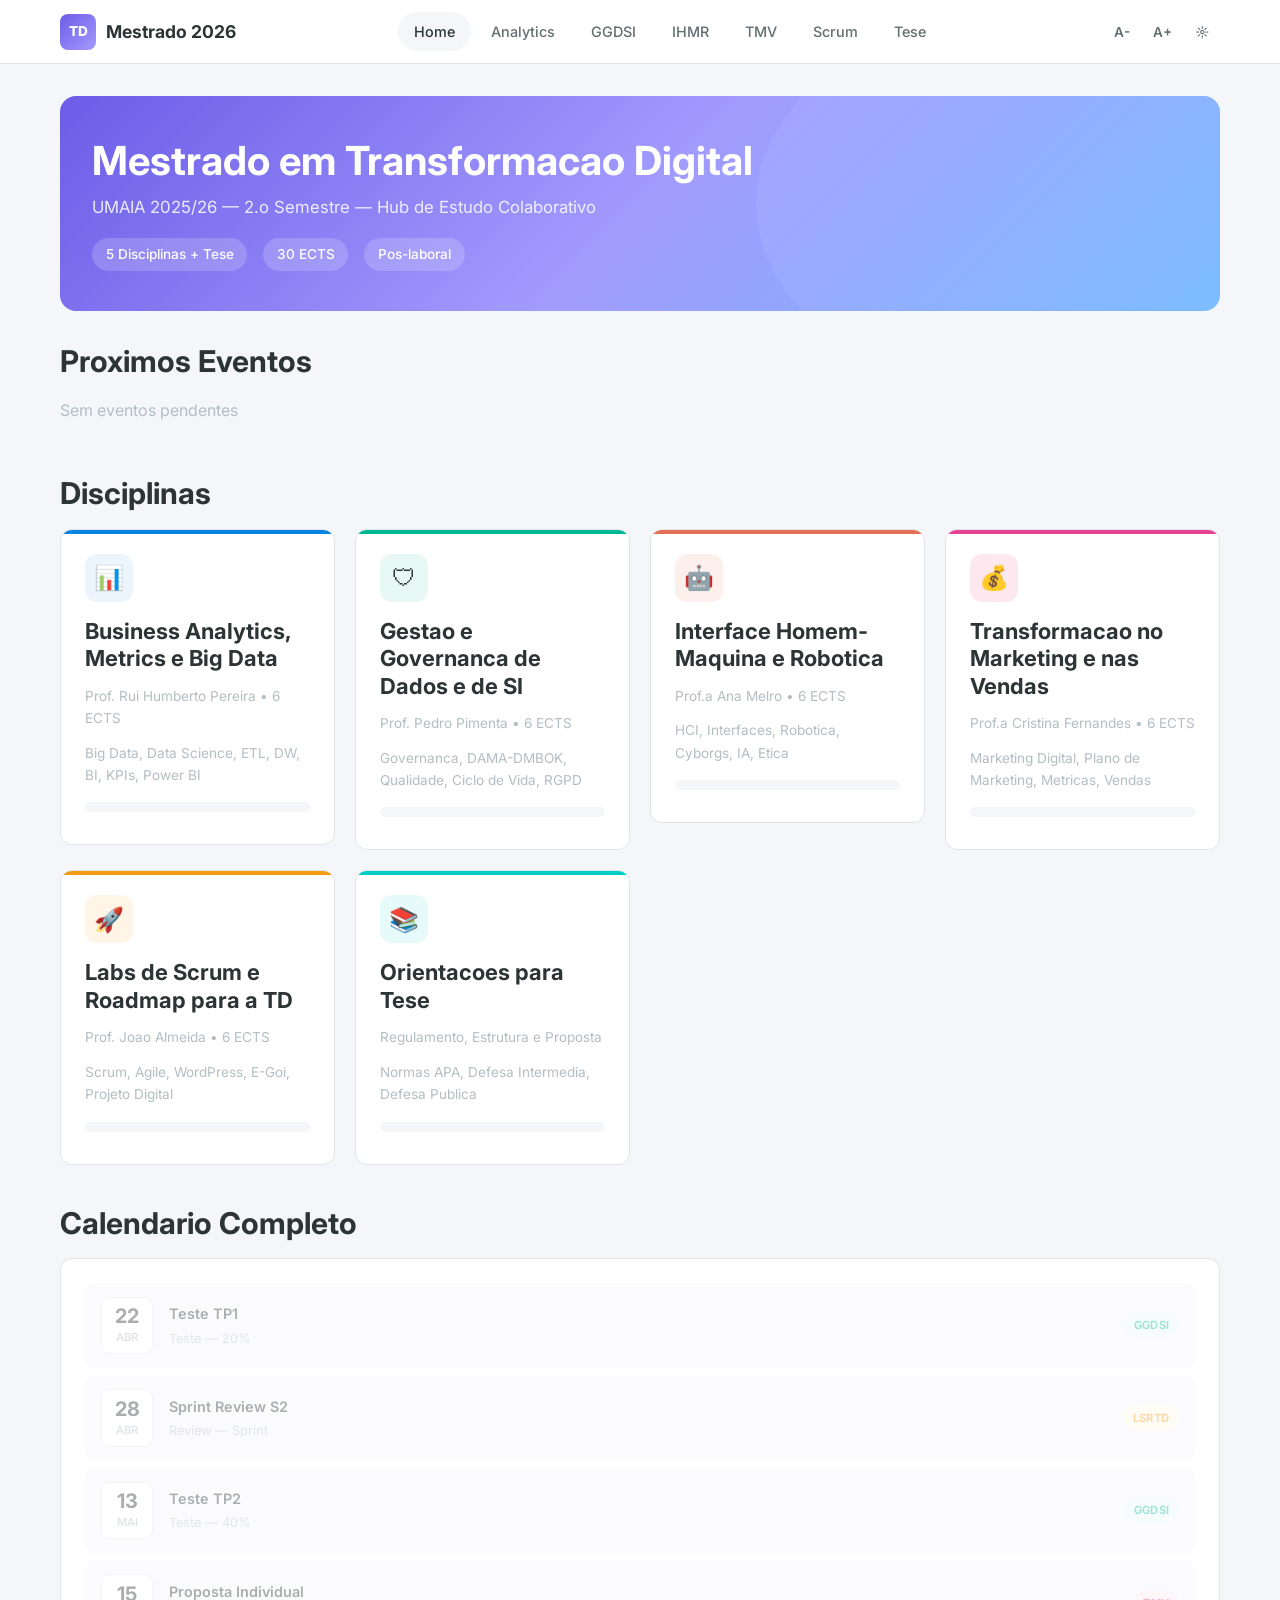
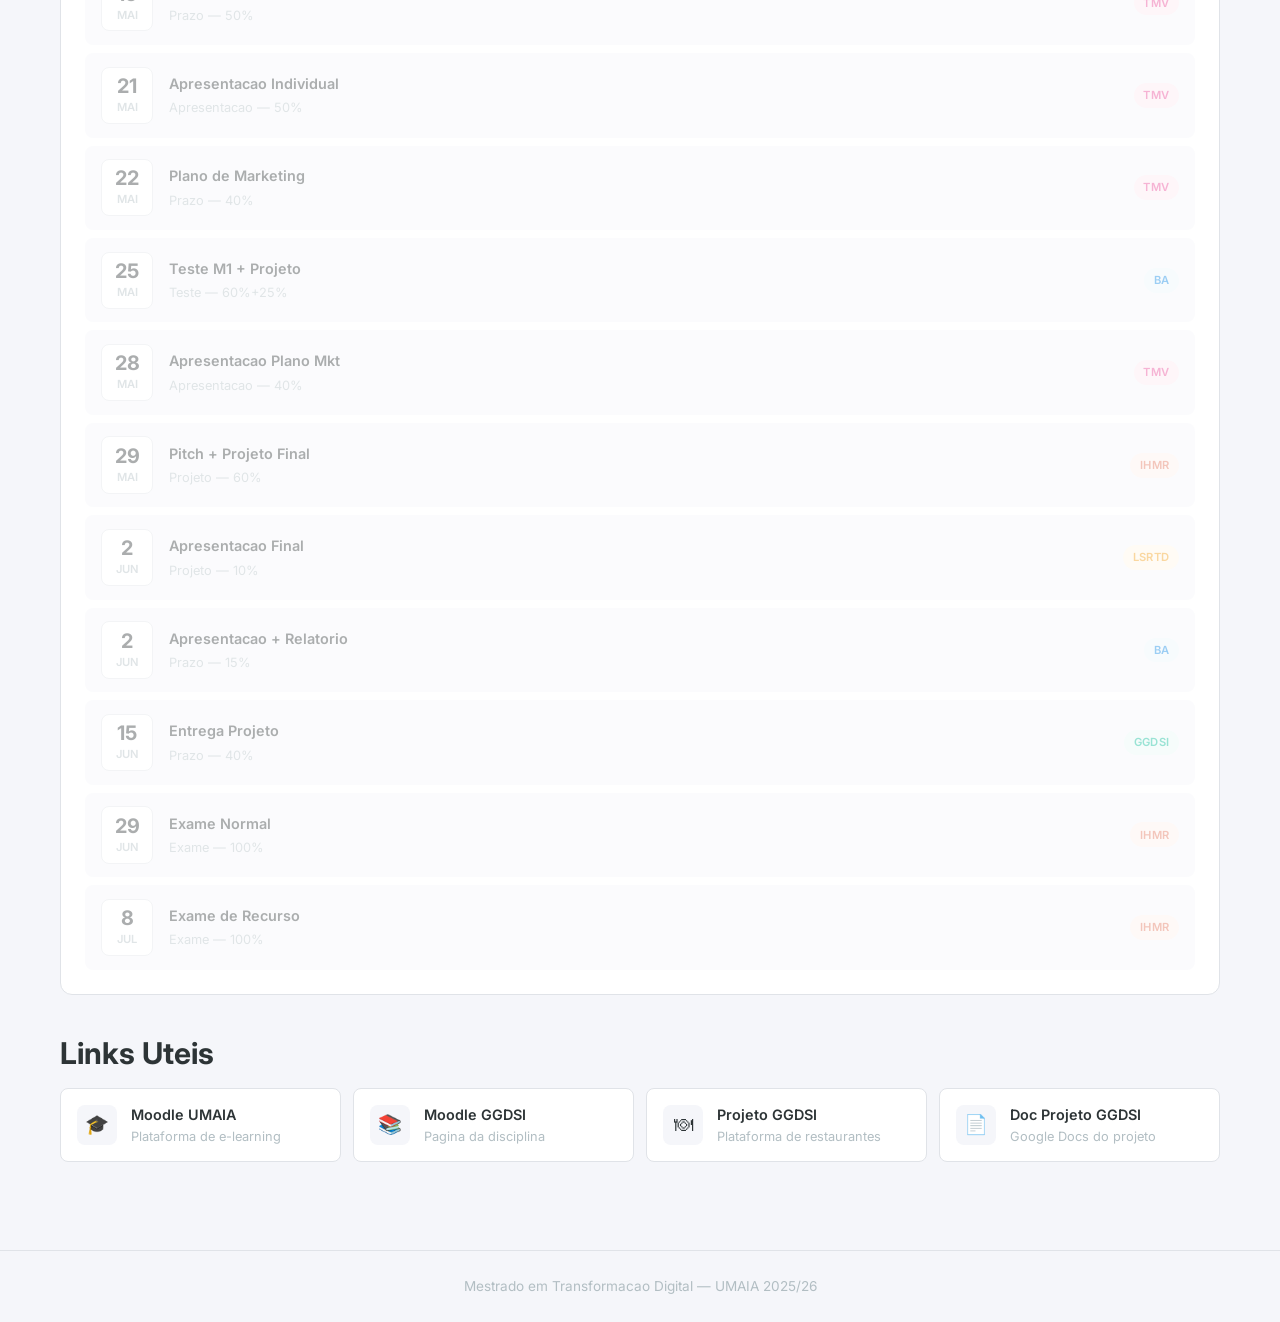
<file: index.html>
<!DOCTYPE html>
<html lang="pt" data-theme="light">
<head>
  <meta charset="UTF-8">
  <meta name="viewport" content="width=device-width, initial-scale=1.0">
  <title>Mestrado TD 2026 — Hub de Estudo</title>
  <link rel="preconnect" href="https://fonts.googleapis.com">
  <link href="https://fonts.googleapis.com/css2?family=Inter:wght@300;400;500;600;700;800&display=swap" rel="stylesheet">
  <link rel="stylesheet" href="styles.css">
  <link rel="icon" type="image/svg+xml" href="favicon.svg">
  <link rel="apple-touch-icon" href="apple-touch-icon.png">
</head>
<body data-page="home">

<!-- Navbar -->
<nav class="navbar">
  <div class="container nav-container">
    <a href="index.html" class="nav-brand">
      <span class="nav-logo">TD</span>
      <span class="nav-title">Mestrado 2026</span>
    </a>
    <div class="nav-links">
      <a href="index.html" class="nav-link">Home</a>
      <a href="ba.html" class="nav-link discipline-ba">Analytics</a>
      <a href="ggdsi.html" class="nav-link discipline-ggdsi">GGDSI</a>
      <a href="ihmr.html" class="nav-link discipline-ihmr">IHMR</a>
      <a href="tmv.html" class="nav-link discipline-tmv">TMV</a>
      <a href="lsrtd.html" class="nav-link discipline-lsrtd">Scrum</a>
      <a href="tese.html" class="nav-link discipline-tese">Tese</a>
    </div>
    <div class="nav-controls">
      <button class="btn-icon" onclick="changeFontSize(-2)" title="Diminuir fonte">A-</button>
      <button class="btn-icon" onclick="changeFontSize(2)" title="Aumentar fonte">A+</button>
      <button class="btn-icon" onclick="toggleTheme()" title="Alternar tema">
        <span class="theme-icon-light">&#9790;</span>
        <span class="theme-icon-dark">&#9788;</span>
      </button>
      <button class="btn-icon mobile-menu-btn" onclick="toggleMobile()" aria-label="Menu">&#9776;</button>
    </div>
  </div>
</nav>
<div class="nav-links-mobile-overlay" id="mobileOverlay">
  <a href="index.html" class="nav-link">Home</a>
  <a href="ba.html" class="nav-link discipline-ba">Analytics</a>
  <a href="ggdsi.html" class="nav-link discipline-ggdsi">GGDSI</a>
  <a href="ihmr.html" class="nav-link discipline-ihmr">IHMR</a>
  <a href="tmv.html" class="nav-link discipline-tmv">TMV</a>
  <a href="lsrtd.html" class="nav-link discipline-lsrtd">Scrum</a>
  <a href="tese.html" class="nav-link discipline-tese">Tese</a>
</div>

<main class="container main-content">

  <!-- Hero -->
  <section class="hero hero-home">
    <h1>Mestrado em Transformacao Digital</h1>
    <p>UMAIA 2025/26 — 2.o Semestre — Hub de Estudo Colaborativo</p>
    <div class="hero-meta">
      <span>5 Disciplinas + Tese</span>
      <span>30 ECTS</span>
      <span>Pos-laboral</span>
    </div>
  </section>

  <!-- Countdowns -->
  <section class="section">
    <h2>Proximos Eventos</h2>
    <div class="countdown-grid" id="countdownGrid"></div>
  </section>

  <!-- Disciplines -->
  <section class="section">
    <h2>Disciplinas</h2>
    <div class="grid grid-3">
      <a href="ba.html" class="card-link">
        <div class="card discipline-card ba animate-in">
          <div class="card-icon">&#128202;</div>
          <h3>Business Analytics, Metrics e Big Data</h3>
          <p class="text-sm text-muted">Prof. Rui Humberto Pereira &bull; 6 ECTS</p>
          <p class="text-sm text-muted">Big Data, Data Science, ETL, DW, BI, KPIs, Power BI</p>
          <div class="progress-container mt-2">
            <div class="progress-bar"><div class="progress-fill ba" id="ba-progress" style="width:0%"></div></div>
          </div>
        </div>
      </a>
      <a href="ggdsi.html" class="card-link">
        <div class="card discipline-card ggdsi animate-in">
          <div class="card-icon">&#128737;</div>
          <h3>Gestao e Governanca de Dados e de SI</h3>
          <p class="text-sm text-muted">Prof. Pedro Pimenta &bull; 6 ECTS</p>
          <p class="text-sm text-muted">Governanca, DAMA-DMBOK, Qualidade, Ciclo de Vida, RGPD</p>
          <div class="progress-container mt-2">
            <div class="progress-bar"><div class="progress-fill ggdsi" id="ggdsi-progress" style="width:0%"></div></div>
          </div>
        </div>
      </a>
      <a href="ihmr.html" class="card-link">
        <div class="card discipline-card ihmr animate-in">
          <div class="card-icon">&#129302;</div>
          <h3>Interface Homem-Maquina e Robotica</h3>
          <p class="text-sm text-muted">Prof.a Ana Melro &bull; 6 ECTS</p>
          <p class="text-sm text-muted">HCI, Interfaces, Robotica, Cyborgs, IA, Etica</p>
          <div class="progress-container mt-2">
            <div class="progress-bar"><div class="progress-fill ihmr" id="ihmr-progress" style="width:0%"></div></div>
          </div>
        </div>
      </a>
      <a href="tmv.html" class="card-link">
        <div class="card discipline-card tmv animate-in">
          <div class="card-icon">&#128176;</div>
          <h3>Transformacao no Marketing e nas Vendas</h3>
          <p class="text-sm text-muted">Prof.a Cristina Fernandes &bull; 6 ECTS</p>
          <p class="text-sm text-muted">Marketing Digital, Plano de Marketing, Metricas, Vendas</p>
          <div class="progress-container mt-2">
            <div class="progress-bar"><div class="progress-fill tmv" id="tmv-progress" style="width:0%"></div></div>
          </div>
        </div>
      </a>
      <a href="lsrtd.html" class="card-link">
        <div class="card discipline-card lsrtd animate-in">
          <div class="card-icon">&#128640;</div>
          <h3>Labs de Scrum e Roadmap para a TD</h3>
          <p class="text-sm text-muted">Prof. Joao Almeida &bull; 6 ECTS</p>
          <p class="text-sm text-muted">Scrum, Agile, WordPress, E-Goi, Projeto Digital</p>
          <div class="progress-container mt-2">
            <div class="progress-bar"><div class="progress-fill lsrtd" id="lsrtd-progress" style="width:0%"></div></div>
          </div>
        </div>
      </a>
      <a href="tese.html" class="card-link">
        <div class="card discipline-card tese animate-in">
          <div class="card-icon">&#128218;</div>
          <h3>Orientacoes para Tese</h3>
          <p class="text-sm text-muted">Regulamento, Estrutura e Proposta</p>
          <p class="text-sm text-muted">Normas APA, Defesa Intermedia, Defesa Publica</p>
          <div class="progress-container mt-2">
            <div class="progress-bar"><div class="progress-fill tese" id="tese-progress" style="width:0%"></div></div>
          </div>
        </div>
      </a>
    </div>
  </section>

  <!-- Calendar -->
  <section class="section">
    <h2>Calendario Completo</h2>
    <div class="card">
      <div class="event-list" id="eventList"></div>
    </div>
  </section>

  <!-- Quick Links -->
  <section class="section">
    <h2>Links Uteis</h2>
    <div class="links-grid">
      <a href="https://moodle.maieutica.pt/" target="_blank" rel="noopener" class="link-card">
        <div class="link-icon">&#127891;</div>
        <div class="link-info">
          <div class="link-title">Moodle UMAIA</div>
          <div class="link-desc">Plataforma de e-learning</div>
        </div>
      </a>
      <a href="https://moodle.maieutica.pt/course/view.php?id=22554" target="_blank" rel="noopener" class="link-card">
        <div class="link-icon">&#128218;</div>
        <div class="link-info">
          <div class="link-title">Moodle GGDSI</div>
          <div class="link-desc">Pagina da disciplina</div>
        </div>
      </a>
      <a href="https://restupubpriv.onrender.com/" target="_blank" rel="noopener" class="link-card">
        <div class="link-icon">&#127869;</div>
        <div class="link-info">
          <div class="link-title">Projeto GGDSI</div>
          <div class="link-desc">Plataforma de restaurantes</div>
        </div>
      </a>
      <a href="https://docs.google.com/document/d/1P046F_OcIB_hIO0X36hhz1vWdeSVrtE7WllfaIY_ycA/" target="_blank" rel="noopener" class="link-card">
        <div class="link-icon">&#128196;</div>
        <div class="link-info">
          <div class="link-title">Doc Projeto GGDSI</div>
          <div class="link-desc">Google Docs do projeto</div>
        </div>
      </a>
    </div>
  </section>


</main>

<footer class="footer">
  <div class="container">
    <p>Mestrado em Transformacao Digital — UMAIA 2025/26</p>
  </div>
</footer>

<script src="app.js"></script>
</body>
</html>
</file>
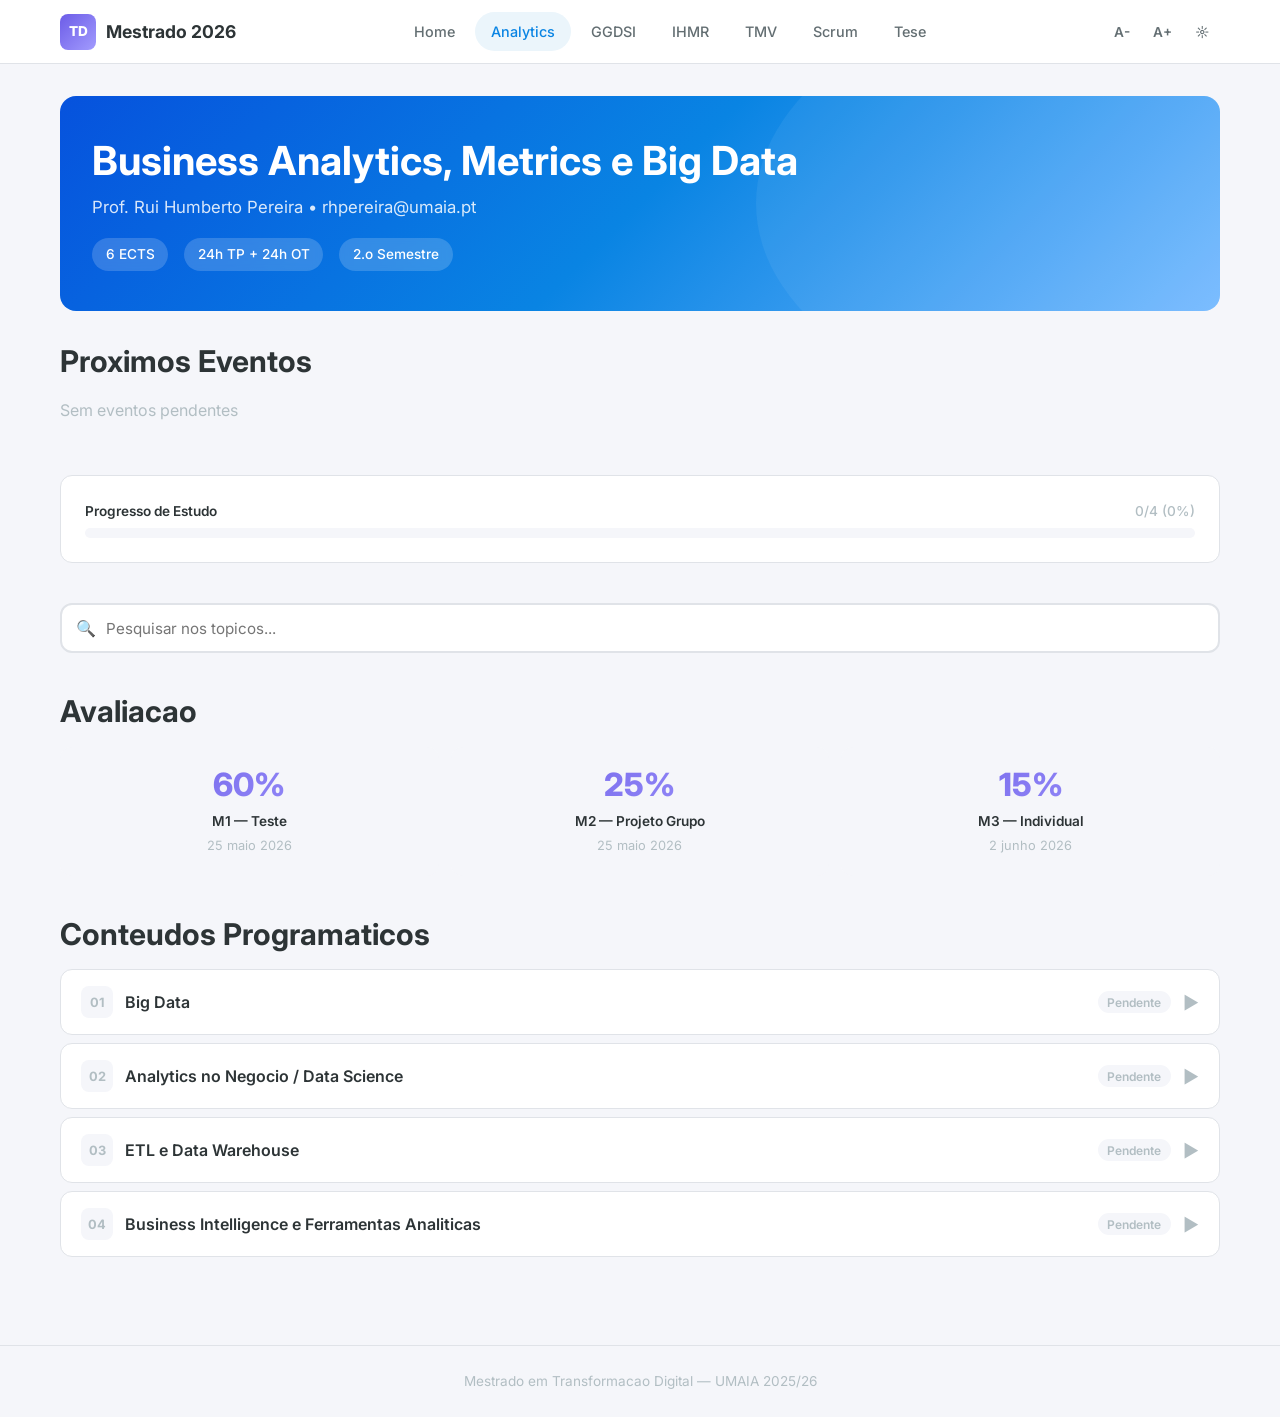
<file: ba.html>
<!DOCTYPE html>
<html lang="pt" data-theme="light">
<head>
  <meta charset="UTF-8">
  <meta name="viewport" content="width=device-width, initial-scale=1.0">
  <title>Business Analytics, Metrics e Big Data — Mestrado TD 2026</title>
  <link rel="preconnect" href="https://fonts.googleapis.com">
  <link href="https://fonts.googleapis.com/css2?family=Inter:wght@300;400;500;600;700;800&display=swap" rel="stylesheet">
  <link rel="stylesheet" href="styles.css">
  <link rel="icon" type="image/svg+xml" href="favicon.svg">
  <link rel="apple-touch-icon" href="apple-touch-icon.png">
</head>
<body data-page="ba">

<!-- Navbar -->
<nav class="navbar">
  <div class="container nav-container">
    <a href="index.html" class="nav-brand">
      <span class="nav-logo">TD</span>
      <span class="nav-title">Mestrado 2026</span>
    </a>
    <div class="nav-links">
      <a href="index.html" class="nav-link">Home</a>
      <a href="ba.html" class="nav-link discipline-ba">Analytics</a>
      <a href="ggdsi.html" class="nav-link discipline-ggdsi">GGDSI</a>
      <a href="ihmr.html" class="nav-link discipline-ihmr">IHMR</a>
      <a href="tmv.html" class="nav-link discipline-tmv">TMV</a>
      <a href="lsrtd.html" class="nav-link discipline-lsrtd">Scrum</a>
      <a href="tese.html" class="nav-link discipline-tese">Tese</a>
    </div>
    <div class="nav-controls">
      <button class="btn-icon" onclick="changeFontSize(-2)" title="Diminuir fonte">A-</button>
      <button class="btn-icon" onclick="changeFontSize(2)" title="Aumentar fonte">A+</button>
      <button class="btn-icon" onclick="toggleTheme()" title="Alternar tema">
        <span class="theme-icon-light">&#9790;</span>
        <span class="theme-icon-dark">&#9788;</span>
      </button>
      <button class="btn-icon mobile-menu-btn" onclick="toggleMobile()" aria-label="Menu">&#9776;</button>
    </div>
  </div>
</nav>
<div class="nav-links-mobile-overlay" id="mobileOverlay">
  <a href="index.html" class="nav-link">Home</a>
  <a href="ba.html" class="nav-link discipline-ba">Analytics</a>
  <a href="ggdsi.html" class="nav-link discipline-ggdsi">GGDSI</a>
  <a href="ihmr.html" class="nav-link discipline-ihmr">IHMR</a>
  <a href="tmv.html" class="nav-link discipline-tmv">TMV</a>
  <a href="lsrtd.html" class="nav-link discipline-lsrtd">Scrum</a>
  <a href="tese.html" class="nav-link discipline-tese">Tese</a>
</div>

<main class="container main-content">

  <!-- Hero -->
  <section class="hero hero-ba">
    <h1>Business Analytics, Metrics e Big Data</h1>
    <p>Prof. Rui Humberto Pereira &bull; rhpereira@umaia.pt</p>
    <div class="hero-meta">
      <span>6 ECTS</span>
      <span>24h TP + 24h OT</span>
      <span>2.o Semestre</span>
    </div>
  </section>

  <!-- Countdowns -->
  <section class="section">
    <h2>Proximos Eventos</h2>
    <div class="countdown-grid" id="countdownGrid"></div>
  </section>

  <!-- Progress -->
  <section class="section">
    <div class="card">
      <div class="progress-label">
        <span>Progresso de Estudo</span>
        <span id="progressLabel">0/4 (0%)</span>
      </div>
      <div class="progress-bar">
        <div class="progress-fill ba" id="progressBar" style="width:0%"></div>
      </div>
    </div>
  </section>

  <!-- Search -->
  <section class="section">
    <div class="search-container">
      <span class="search-icon">&#128269;</span>
      <input type="text" class="search-input" id="searchInput" placeholder="Pesquisar nos topicos...">
    </div>
  </section>

  <!-- Evaluation -->
  <section class="section">
    <h2>Avaliacao</h2>
    <div class="eval-grid">
      <div class="eval-card">
        <div class="eval-weight">60%</div>
        <div class="eval-label">M1 — Teste</div>
        <div class="eval-detail">25 maio 2026</div>
      </div>
      <div class="eval-card">
        <div class="eval-weight">25%</div>
        <div class="eval-label">M2 — Projeto Grupo</div>
        <div class="eval-detail">25 maio 2026</div>
      </div>
      <div class="eval-card">
        <div class="eval-weight">15%</div>
        <div class="eval-label">M3 — Individual</div>
        <div class="eval-detail">2 junho 2026</div>
      </div>
    </div>
  </section>

  <!-- ========== ACCORDION TOPICS ========== -->
  <section class="section">
    <h2>Conteudos Programaticos</h2>
    <div class="accordion">

      <!-- ==================== TOPIC 1: Big Data ==================== -->
      <div class="accordion-item" data-topic="ba-t1">
        <button class="accordion-header">
          <span class="topic-number">01</span>
          <span class="topic-title">Big Data</span>
          <span class="topic-status">Pendente</span>
          <span class="accordion-icon">&#9654;</span>
        </button>
        <div class="accordion-body">
          <div class="accordion-content ba-accent">

            <!-- Theory -->
            <div class="content-block">
              <h3>Teoria</h3>
              <div class="theory-text">

                <h4>1.1. Definicao de Big Data</h4>
                <p>Big Data refere-se a conjuntos de dados tao volumosos, velozes e variados que as ferramentas tradicionais de processamento de dados nao conseguem capturar, armazenar, gerir e analisar de forma eficaz. O conceito surgiu da necessidade de lidar com a explosao de dados gerados por fontes diversas: redes sociais, sensores IoT (Internet of Things), transacoes financeiras, registos medicos, logs de servidores e dispositivos moveis.</p>
                <p><strong>Principais areas de aplicacao:</strong> IoT e data sensing (sensores inteligentes em cidades, fabricas e dispositivos wearable), analise de redes sociais, medicina personalizada, detecao de fraudes financeiras, logistica e supply chain, marketing digital e retalho inteligente.</p>

                <div class="highlight-box">
                  <p><strong>Ponto-chave:</strong> Big Data nao se define apenas pelo tamanho dos dados, mas pela combinacao das suas caracteristicas fundamentais, conhecidas como os 5 V's.</p>
                </div>

                <h4>1.2. Os 5 V's do Big Data</h4>
                <p><strong>Volume:</strong> Refere-se a enorme quantidade de dados gerados continuamente. Estima-se que sejam criados mais de 2.5 quintilioes de bytes por dia. Exemplos incluem os registos de cliques em websites, dados de sensores IoT e transacoes bancarias globais. O volume exige infraestruturas distribuidas para armazenamento e processamento.</p>
                <p><strong>Velocidade (Velocity):</strong> Diz respeito a rapidez com que os dados sao gerados, recolhidos e processados. Em muitos cenarios, como deteacao de fraudes ou sistemas de recomendacao em tempo real, os dados devem ser processados com latencia minima (streaming). A velocidade implica a necessidade de processamento em tempo real ou quase real.</p>
                <p><strong>Variedade (Variety):</strong> Os dados provem de multiplas fontes e em diferentes formatos: dados estruturados (bases de dados relacionais, tabelas), semiestruturados (XML, JSON, logs) e nao estruturados (imagens, videos, texto livre, audio). A variedade exige ferramentas capazes de integrar e normalizar dados heterogeneos.</p>
                <p><strong>Veracidade (Veracity):</strong> Refere-se a qualidade, fiabilidade e precisao dos dados. Dados inconsistentes, incompletos ou com ruido podem levar a conclusoes erradas. A veracidade e critica para garantir que as analises sao confiiaveis — implica processos de limpeza, validacao e governanca de dados.</p>
                <p><strong>Valor (Value):</strong> O V mais importante. De nada serve ter enormes volumes de dados se nao se conseguir extrair informacao util e acionavel. O valor reside na capacidade de transformar dados brutos em insights que apoiem a tomada de decisao estrategica, operacional e tatica.</p>

                <h4>1.3. Apache Hadoop</h4>
                <p>O <strong>Apache Hadoop</strong> e um framework open-source para armazenamento distribuido e processamento de grandes volumes de dados em clusters de computadores comuns (commodity hardware). Foi inspirado nos papers da Google sobre o Google File System e MapReduce.</p>
                <p><strong>Componentes principais:</strong></p>
                <p><strong>HDFS (Hadoop Distributed File System):</strong> Sistema de ficheiros distribuido que divide os dados em blocos (tipicamente 128 MB) e os replica em multiplos nos (por defeito, 3 replicas) para garantir tolerancia a falhas. Segue a arquitetura master-slave com um NameNode (mestre, gere metadados) e varios DataNodes (escravos, armazenam os dados).</p>
                <p><strong>YARN (Yet Another Resource Negotiator):</strong> Gestor de recursos do cluster. Separa a gestao de recursos do processamento de dados, permitindo que multiplas aplicacoes (MapReduce, Spark, etc.) partilhem o mesmo cluster. Composto por um ResourceManager global e varios NodeManagers em cada maquina.</p>
                <p><strong>MapReduce:</strong> Modelo de programacao para processamento paralelo em larga escala. Funciona em duas fases: Map (divide o problema em sub-problemas e processa cada bloco de dados em paralelo, gerando pares chave-valor) e Reduce (agrega os resultados intermedios para produzir o resultado final). Apesar de eficaz, e lento por escrever resultados intermedios em disco.</p>
                <p><strong>Ecossistema Hadoop:</strong> Inclui ferramentas complementares como Hive (SQL sobre Hadoop), Pig (linguagem de scripts para ETL), HBase (base de dados NoSQL colunar sobre HDFS), Sqoop (transferencia de dados entre RDBMS e HDFS), Flume (ingestao de logs em streaming) e ZooKeeper (coordenacao de servicos distribuidos).</p>

                <h4>1.4. Apache Spark</h4>
                <p><strong>Apache Spark</strong> e um motor de processamento unificado e distribuido, desenhado para ser ate 100 vezes mais rapido que o MapReduce do Hadoop, gracas ao processamento em memoria (in-memory). Enquanto o MapReduce escreve resultados intermedios em disco entre etapas, o Spark mantem os dados em memoria RAM (usando a estrutura RDD — Resilient Distributed Datasets).</p>
                <p><strong>Arquitetura do Spark:</strong> Composta por um Driver Program (programa principal que cria o SparkContext), um Cluster Manager (pode ser YARN, Mesos ou standalone) e Executors (processos worker que executam tarefas em paralelo nos nos do cluster).</p>
                <p><strong>Modulos do Spark:</strong></p>
                <p><strong>Spark SQL:</strong> Permite consultas SQL sobre dados estruturados e semiestruturados. Utiliza DataFrames e Datasets como abstracoes de alto nivel. Suporta diversas fontes de dados (Parquet, JSON, CSV, JDBC).</p>
                <p><strong>Spark Streaming:</strong> Processamento de dados em tempo real usando micro-batches.</p>
                <p><strong>MLlib:</strong> Biblioteca de Machine Learning com algoritmos de classificacao, regressao, clustering e filtragem colaborativa.</p>
                <p><strong>GraphX:</strong> Processamento e analise de grafos (redes sociais, grafos de conhecimento).</p>

                <div class="highlight-box">
                  <p><strong>Spark vs Hadoop MapReduce:</strong> O Spark e ideal para processamento iterativo (como ML) e interativo, enquanto o MapReduce e mais adequado para jobs batch de grande escala onde a memoria nao e suficiente. O Spark pode correr sobre YARN, utilizando o HDFS do Hadoop para armazenamento.</p>
                </div>

                <h4>1.5. Bases de Dados Relacionais (Recapitulacao)</h4>
                <p>As bases de dados relacionais (RDBMS) organizam os dados em tabelas com linhas e colunas, seguindo o modelo relacional proposto por E.F. Codd em 1970. Utilizam <strong>SQL</strong> (Structured Query Language) para manipulacao e consulta de dados.</p>
                <p><strong>Propriedades ACID:</strong></p>
                <p><strong>Atomicidade (Atomicity):</strong> Cada transacao e executada por completo ou nao e executada de todo — nao ha estados intermedios.</p>
                <p><strong>Consistencia (Consistency):</strong> Uma transacao leva a base de dados de um estado valido a outro estado valido, respeitando todas as regras e restricoes definidas.</p>
                <p><strong>Isolamento (Isolation):</strong> Transacoes concorrentes nao interferem entre si — cada uma executa como se fosse a unica.</p>
                <p><strong>Durabilidade (Durability):</strong> Uma vez confirmada (committed), uma transacao persiste mesmo em caso de falha do sistema.</p>
                <p><strong>Normalizacao:</strong></p>
                <p><strong>1NF (Primeira Forma Normal):</strong> Todos os atributos contem valores atomicos (indivisiveis) e nao ha grupos repetidos.</p>
                <p><strong>2NF (Segunda Forma Normal):</strong> Satisfaz a 1NF e todos os atributos nao-chave dependem totalmente da chave primaria (elimina dependencias parciais).</p>
                <p><strong>3NF (Terceira Forma Normal):</strong> Satisfaz a 2NF e nenhum atributo nao-chave depende transitivamente da chave primaria (elimina dependencias transitivas).</p>

                <h4>1.6. Bases de Dados NoSQL</h4>
                <p>NoSQL (Not Only SQL) designa bases de dados nao-relacionais, concebidas para cenarios onde as RDBMS tradicionais apresentam limitacoes de escalabilidade, flexibilidade de schema ou desempenho com grandes volumes de dados.</p>
                <p><strong>4 tipos principais:</strong></p>
                <p><strong>Key-Value (Chave-Valor):</strong> O modelo mais simples. Armazena dados como pares chave-valor, semelhante a um dicionario. Muito rapido para leituras e escritas simples. Exemplos: Redis, Amazon DynamoDB, Riak. Uso tipico: caching, sessoes de utilizador, preferencias.</p>
                <p><strong>Column-oriented (Colunar / Wide Column):</strong> Organiza dados por colunas em vez de linhas, agrupando colunas em familias de colunas. Eficiente para consultas analiticas sobre grandes datasets. Exemplos: Apache Cassandra, HBase, Google Bigtable. Uso tipico: analise de series temporais, dados de IoT.</p>
                <p><strong>Document (Documento):</strong> Armazena dados como documentos (geralmente JSON ou BSON), com schema flexivel — cada documento pode ter estrutura diferente. Exemplos: MongoDB, CouchDB, Amazon DocumentDB. Uso tipico: gestao de conteudo, catalogos de produtos, perfis de utilizador.</p>
                <p><strong>Graph (Grafo):</strong> Concebido para dados altamente interligados. Armazena entidades como nos e as relacoes como arestas. Eficiente para consultas de travessia (traversal) em grafos. Exemplos: Neo4j, Amazon Neptune, ArangoDB. Uso tipico: redes sociais, detecao de fraude, motores de recomendacao.</p>

                <h4>1.7. Teorema CAP vs ACID</h4>
                <p>O <strong>Teorema CAP</strong> (Brewer, 2000) afirma que num sistema distribuido e impossivel garantir simultaneamente as tres propriedades:</p>
                <p><strong>Consistency (Consistencia):</strong> Todos os nos veem os mesmos dados ao mesmo tempo.</p>
                <p><strong>Availability (Disponibilidade):</strong> Cada pedido recebe uma resposta (sucesso ou falha), sem garantia de que e a versao mais recente.</p>
                <p><strong>Partition Tolerance (Tolerancia a Particoes):</strong> O sistema continua a funcionar mesmo que a comunicacao entre nos falhe.</p>
                <p>Um sistema distribuido deve escolher duas das tres. Na pratica, como as particoes de rede sao inevitaveis, a escolha real e entre <strong>CP</strong> (Consistencia + Particao, sacrificando disponibilidade — ex.: HBase, MongoDB) e <strong>AP</strong> (Disponibilidade + Particao, sacrificando consistencia forte — ex.: Cassandra, DynamoDB).</p>
                <p>Enquanto o ACID garante consistencia forte em bases de dados centralizadas, muitos sistemas NoSQL adotam o modelo <strong>BASE</strong> (Basically Available, Soft state, Eventually consistent), aceitando consistencia eventual em troca de maior disponibilidade e escalabilidade horizontal.</p>

                <h4>1.8. Formatos de Dados</h4>
                <p><strong>CSV (Comma-Separated Values):</strong> Formato textual simples, legivel por humanos. Cada linha e um registo e os campos sao separados por virgulas. Nao suporta tipos de dados nem schema. Muito usado para importacao/exportacao simples.</p>
                <p><strong>XML (eXtensible Markup Language):</strong> Formato textual hierarquico baseado em tags. Suporta schemas complexos (XSD) e validacao. Verboso (ocupa mais espaco). Muito usado em integracao de sistemas legados e servicos web SOAP.</p>
                <p><strong>JSON (JavaScript Object Notation):</strong> Formato textual leve e legivel, baseado em pares chave-valor e arrays. Menos verboso que XML. Padrao de facto para APIs REST e aplicacoes web. Suporta tipos basicos (string, number, boolean, null, array, object).</p>
                <p><strong>AVRO:</strong> Formato binario orientado a linhas, desenvolvido pelo Apache. Inclui o schema no proprio ficheiro (auto-descritivo). Excelente para serializacao de dados e evolucao de schemas. Muito usado em pipelines Kafka e ingestao de dados.</p>
                <p><strong>ORC (Optimized Row Columnar):</strong> Formato binario colunar otimizado para Hive. Oferece compressao elevada e suporte a predicados de filtragem (predicate pushdown). Ideal para queries analiticas sobre Hadoop.</p>
                <p><strong>Parquet:</strong> Formato binario colunar do ecossistema Apache. Suporta nested data, compressao por coluna e codificacao eficiente. Padrao de facto para Spark e data lakes. Ideal para consultas analiticas que acedem a poucas colunas de datasets com muitas colunas.</p>

              </div>
            </div>

            <!-- Concept Cards -->
            <div class="content-block">
              <h3>Conceitos-Chave</h3>
              <div class="concept-grid">
                <div class="concept-card">
                  <h4>5 V's do Big Data</h4>
                  <p>Volume, Velocidade, Variedade, Veracidade e Valor — as cinco dimensoes que caracterizam Big Data.</p>
                </div>
                <div class="concept-card">
                  <h4>HDFS</h4>
                  <p>Sistema de ficheiros distribuido do Hadoop. Divide dados em blocos replicados em multiplos nos para tolerancia a falhas.</p>
                </div>
                <div class="concept-card">
                  <h4>MapReduce</h4>
                  <p>Modelo de processamento paralelo: Map (divide e processa) e Reduce (agrega resultados). Baseado em disco.</p>
                </div>
                <div class="concept-card">
                  <h4>Spark In-Memory</h4>
                  <p>Motor de processamento que mantem dados em RAM (RDD), sendo ate 100x mais rapido que MapReduce para tarefas iterativas.</p>
                </div>
                <div class="concept-card">
                  <h4>ACID</h4>
                  <p>Atomicidade, Consistencia, Isolamento e Durabilidade — garantias de transacoes em bases de dados relacionais.</p>
                </div>
                <div class="concept-card">
                  <h4>Teorema CAP</h4>
                  <p>Num sistema distribuido, so e possivel garantir 2 de 3: Consistencia, Disponibilidade, Tolerancia a Particoes.</p>
                </div>
                <div class="concept-card">
                  <h4>NoSQL</h4>
                  <p>Bases de dados nao-relacionais em 4 tipos: Key-Value, Colunar, Documento e Grafo — escalabilidade horizontal.</p>
                </div>
                <div class="concept-card">
                  <h4>Parquet vs ORC</h4>
                  <p>Formatos binarios colunares otimizados para analytics. Parquet e padrao do Spark; ORC e otimizado para Hive.</p>
                </div>
              </div>
            </div>

            <!-- Flashcards -->
            <div class="content-block">
              <h3>Flashcards</h3>
              <p class="flashcard-hint">Clique no cartao para ver a resposta</p>
              <div class="flashcard-grid">
                <div class="flashcard">
                  <div class="flashcard-inner">
                    <div class="flashcard-front">O que e o "Volume" nos 5 V's do Big Data?</div>
                    <div class="flashcard-back">Refere-se a enorme quantidade de dados gerados continuamente (quintilioes de bytes/dia), exigindo infraestruturas distribuidas.</div>
                  </div>
                </div>
                <div class="flashcard">
                  <div class="flashcard-inner">
                    <div class="flashcard-front">O que e o "Valor" nos 5 V's do Big Data?</div>
                    <div class="flashcard-back">A capacidade de transformar dados brutos em insights uteis e acionaveis que apoiem a tomada de decisao. E o V mais importante.</div>
                  </div>
                </div>
                <div class="flashcard">
                  <div class="flashcard-inner">
                    <div class="flashcard-front">Quais sao os 3 componentes principais do Apache Hadoop?</div>
                    <div class="flashcard-back">HDFS (armazenamento distribuido), YARN (gestao de recursos) e MapReduce (processamento paralelo).</div>
                  </div>
                </div>
                <div class="flashcard">
                  <div class="flashcard-inner">
                    <div class="flashcard-front">Qual a principal vantagem do Spark sobre o MapReduce?</div>
                    <div class="flashcard-back">O Spark processa dados em memoria (in-memory) usando RDD, sendo ate 100x mais rapido. O MapReduce escreve resultados intermedios em disco.</div>
                  </div>
                </div>
                <div class="flashcard">
                  <div class="flashcard-inner">
                    <div class="flashcard-front">Quais sao os 4 tipos de bases de dados NoSQL?</div>
                    <div class="flashcard-back">Key-Value (Redis), Colunar (Cassandra), Documento (MongoDB) e Grafo (Neo4j).</div>
                  </div>
                </div>
                <div class="flashcard">
                  <div class="flashcard-inner">
                    <div class="flashcard-front">O que afirma o Teorema CAP?</div>
                    <div class="flashcard-back">Num sistema distribuido, e impossivel garantir simultaneamente Consistencia, Disponibilidade e Tolerancia a Particoes — deve-se escolher 2 de 3.</div>
                  </div>
                </div>
                <div class="flashcard">
                  <div class="flashcard-inner">
                    <div class="flashcard-front">O que significa o modelo BASE em NoSQL?</div>
                    <div class="flashcard-back">Basically Available, Soft state, Eventually consistent — aceita consistencia eventual em troca de maior disponibilidade e escalabilidade.</div>
                  </div>
                </div>
                <div class="flashcard">
                  <div class="flashcard-inner">
                    <div class="flashcard-front">Qual a diferenca entre Parquet e CSV?</div>
                    <div class="flashcard-back">Parquet e binario, colunar, comprimido e tipado — ideal para analytics. CSV e textual, orientado a linhas, sem tipos — simples mas ineficiente para grandes volumes.</div>
                  </div>
                </div>
              </div>
            </div>

            <!-- Quiz -->
            <div class="content-block">
              <h3>Quiz</h3>

              <div class="quiz-block">
                <p class="quiz-question-text">1. Qual dos seguintes NAO e um dos 5 V's do Big Data?</p>
                <div class="quiz-options">
                  <button class="quiz-option">Volume</button>
                  <button class="quiz-option" data-correct="true">Virtualidade</button>
                  <button class="quiz-option">Veracidade</button>
                  <button class="quiz-option">Valor</button>
                </div>
              </div>

              <div class="quiz-block">
                <p class="quiz-question-text">2. No Hadoop, qual componente e responsavel pela gestao de recursos do cluster?</p>
                <div class="quiz-options">
                  <button class="quiz-option">HDFS</button>
                  <button class="quiz-option">MapReduce</button>
                  <button class="quiz-option" data-correct="true">YARN</button>
                  <button class="quiz-option">Hive</button>
                </div>
              </div>

              <div class="quiz-block">
                <p class="quiz-question-text">3. Qual a principal diferenca do Apache Spark em relacao ao MapReduce?</p>
                <div class="quiz-options">
                  <button class="quiz-option">O Spark nao usa clusters</button>
                  <button class="quiz-option" data-correct="true">O Spark processa dados em memoria (in-memory)</button>
                  <button class="quiz-option">O Spark so funciona com dados estruturados</button>
                  <button class="quiz-option">O Spark nao suporta SQL</button>
                </div>
              </div>

              <div class="quiz-block">
                <p class="quiz-question-text">4. O MongoDB e um exemplo de que tipo de base de dados NoSQL?</p>
                <div class="quiz-options">
                  <button class="quiz-option">Key-Value</button>
                  <button class="quiz-option">Column-oriented</button>
                  <button class="quiz-option" data-correct="true">Document</button>
                  <button class="quiz-option">Graph</button>
                </div>
              </div>

              <div class="quiz-block">
                <p class="quiz-question-text">5. Segundo o Teorema CAP, um sistema distribuido com Tolerancia a Particoes deve escolher entre:</p>
                <div class="quiz-options">
                  <button class="quiz-option">Volume e Velocidade</button>
                  <button class="quiz-option" data-correct="true">Consistencia e Disponibilidade</button>
                  <button class="quiz-option">Atomicidade e Durabilidade</button>
                  <button class="quiz-option">Escalabilidade e Desempenho</button>
                </div>
              </div>

              <div class="quiz-block">
                <p class="quiz-question-text">6. Qual formato de dados e binario, colunar e considerado o padrao de facto para Apache Spark?</p>
                <div class="quiz-options">
                  <button class="quiz-option">CSV</button>
                  <button class="quiz-option">JSON</button>
                  <button class="quiz-option">AVRO</button>
                  <button class="quiz-option" data-correct="true">Parquet</button>
                </div>
              </div>

              <div class="quiz-score hidden quiz-score-display"></div>
              <button class="quiz-reset" onclick="resetQuiz(this)">Repetir Quiz</button>
            </div>

            <!-- Mark studied -->
            <div class="content-block text-center">
              <button class="btn btn-success btn-sm mark-studied" onclick="toggleStudied('ba-t1')">Marcar como estudado</button>
            </div>

          </div>
        </div>
      </div>

      <!-- ==================== TOPIC 2: Analytics no Negocio / Data Science ==================== -->
      <div class="accordion-item" data-topic="ba-t2">
        <button class="accordion-header">
          <span class="topic-number">02</span>
          <span class="topic-title">Analytics no Negocio / Data Science</span>
          <span class="topic-status">Pendente</span>
          <span class="accordion-icon">&#9654;</span>
        </button>
        <div class="accordion-body">
          <div class="accordion-content ba-accent">

            <!-- Theory -->
            <div class="content-block">
              <h3>Teoria</h3>
              <div class="theory-text">

                <h4>2.1. Data Science vs Data Analytics vs Machine Learning</h4>
                <p><strong>Data Science</strong> e o campo interdisciplinar que combina matematica, estatistica, programacao e conhecimento de dominio para extrair conhecimento e insights a partir de dados estruturados e nao estruturados. E o conceito mais abrangente, englobando a recolha, limpeza, exploracao, modelacao e comunicacao de resultados.</p>
                <p><strong>Data Analytics</strong> e uma subarea da Data Science focada na analise e interpretacao de dados para apoiar a tomada de decisao. Envolve a aplicacao de tecnicas estatisticas e ferramentas de visualizacao para identificar padroes, tendencias e anomalias nos dados.</p>
                <p><strong>Machine Learning</strong> e uma subarea da Inteligencia Artificial (e da Data Science) que permite aos computadores aprender a partir de dados sem serem explicitamente programados. Os algoritmos de ML melhoram o seu desempenho com a experiencia (dados de treino).</p>
                <p><strong>Hierarquia:</strong> Data Science (campo amplo) &gt; Data Analytics (analise para decisao) &gt; Machine Learning (aprendizagem automatica, tecnica especifica dentro da ciencia de dados).</p>

                <h4>2.2. Os Tres Tipos de Analytics</h4>
                <p><strong>Analytics Descritiva (Descriptive Analytics):</strong> Responde a pergunta "O que aconteceu?" e "O que esta a acontecer?". Utiliza dashboards, relatorios, KPIs, visualizacao de dados e estatistica descritiva (media, mediana, desvio padrao) para sumarizar dados historicos e presentes. Ferramentas tipicas: Power BI, Tableau, Excel. E o tipo mais basico e mais utilizado pelas organizacoes.</p>
                <p><strong>Analytics Preditiva (Predictive Analytics):</strong> Responde a pergunta "O que vai acontecer?". Utiliza tecnicas de Machine Learning, data mining, modelacao estatistica e analise de series temporais para prever eventos futuros com base em padroes historicos. Exemplos: previsao de churn de clientes, estimativa de vendas, detecao de fraudes, scoring de credito.</p>
                <p><strong>Analytics Prescritiva (Prescriptive Analytics):</strong> Responde a pergunta "O que devemos fazer?". O tipo mais avancado, combina resultados de analytics preditiva com tecnicas de otimizacao, simulacao, teoria de jogos e regras de negocio para recomendar acoes concretas. Exemplos: otimizacao de rotas logisticas, alocacao de recursos, pricing dinamico, recomendacao de tratamentos medicos.</p>

                <div class="highlight-box">
                  <p><strong>Progressao:</strong> Descritiva (passado) &rarr; Preditiva (futuro) &rarr; Prescritiva (acao). A maturidade analitica de uma organizacao aumenta ao longo desta progressao, assim como o valor e a complexidade.</p>
                </div>

                <h4>2.3. Algoritmos de Machine Learning</h4>
                <p><strong>Decision Trees (Arvores de Decisao):</strong> Modelo que cria uma estrutura hierarquica em forma de arvore, onde cada no interno representa um teste sobre um atributo, cada ramo representa o resultado do teste, e cada folha representa uma classe ou valor. Facil de interpretar e visualizar. Propenso a overfitting.</p>
                <p><strong>Naive Bayes:</strong> Classificador probabilistico baseado no Teorema de Bayes, assumindo independencia condicional entre os atributos (pressuposto naive). Apesar desta simplificacao, funciona bem em muitos cenarios reais, especialmente na classificacao de texto e filtragem de spam.</p>
                <p><strong>Random Forest:</strong> Metodo de ensemble que combina multiplas arvores de decisao (tipicamente centenas), cada uma treinada numa amostra aleatoria dos dados (bagging) e usando um subconjunto aleatorio de atributos. O resultado final e obtido por votacao (classificacao) ou media (regressao). Reduz o overfitting em relacao a uma arvore individual.</p>
                <p><strong>K-means:</strong> Algoritmo de clustering nao supervisionado que particiona os dados em K grupos (clusters), onde cada ponto pertence ao cluster cujo centroide esta mais proximo. Processo iterativo: (1) inicializa K centroides, (2) atribui cada ponto ao centroide mais proximo, (3) recalcula os centroides, (4) repete ate convergir.</p>
                <p><strong>Neural Networks (Redes Neuronais):</strong> Modelos inspirados no cerebro humano, compostos por neuronios artificiais organizados em camadas (input, hidden, output). Cada conexao tem um peso que e ajustado durante o treino. Deep Learning refere-se a redes neuronais com muitas camadas ocultas. Aplicacoes: visao computacional, processamento de linguagem natural, reconhecimento de voz.</p>

                <h4>2.4. Tipos de Aprendizagem</h4>
                <p><strong>Supervised Learning (Aprendizagem Supervisionada):</strong> O modelo aprende a partir de dados rotulados (com a resposta correta). O objetivo e aprender uma funcao que mapeie inputs em outputs. Inclui tarefas de classificacao (prever uma categoria) e regressao (prever um valor numerico). Exemplos: detecao de spam, previsao de precos, diagnostico medico.</p>
                <p><strong>Unsupervised Learning (Aprendizagem Nao Supervisionada):</strong> O modelo aprende a partir de dados nao rotulados, procurando padroes e estruturas ocultas. Inclui tarefas de clustering (agrupar dados semelhantes), reducao de dimensionalidade (PCA) e detecao de anomalias. Exemplos: segmentacao de clientes, analise de cestas de compras.</p>
                <p><strong>Reinforcement Learning (Aprendizagem por Reforco):</strong> O agente aprende atraves de interacao com um ambiente, recebendo recompensas (positivas ou negativas) pelas suas acoes. O objetivo e maximizar a recompensa acumulada ao longo do tempo. Exemplos: jogos (AlphaGo), conducao autonoma, robotica, otimizacao de portfolios financeiros.</p>

                <h4>2.5. Data Mining</h4>
                <p>Data Mining e o processo de descobrir padroes interessantes, correlacoes e anomalias em grandes conjuntos de dados, usando metodos na intersecao de estatistica, Machine Learning e sistemas de bases de dados.</p>
                <p><strong>Clustering:</strong> Agrupar dados semelhantes em clusters sem rotulos pre-definidos. Algoritmos: K-means, DBSCAN, Hierarchical Clustering.</p>
                <p><strong>Classification (Classificacao):</strong> Atribuir uma categoria (classe) a novas observacoes com base num modelo treinado. Algoritmos: Decision Trees, SVM, Naive Bayes, KNN.</p>
                <p><strong>Regression (Regressao):</strong> Prever um valor numerico continuo. Algoritmos: Regressao Linear, Regressao Logistica (apesar do nome, usada para classificacao binaria), Regressao Polinomial.</p>
                <p><strong>Association Rules (Regras de Associacao):</strong> Descobrir relacoes interessantes entre variaveis em bases de dados transacionais. Algoritmo mais conhecido: Apriori. Metricas: Support, Confidence, Lift. Exemplo classico: "Clientes que compram pao e manteiga tambem compram leite" (market basket analysis).</p>

                <h4>2.6. Metodologia CRISP-DM</h4>
                <p><strong>CRISP-DM</strong> (Cross-Industry Standard Process for Data Mining) e a metodologia padrao mais utilizada para projetos de data mining e data science. Composta por 6 fases iterativas:</p>
                <p><strong>1. Business Understanding (Compreensao do Negocio):</strong> Definir os objetivos do projeto do ponto de vista do negocio. Avaliar a situacao atual, definir criterios de sucesso e elaborar o plano do projeto.</p>
                <p><strong>2. Data Understanding (Compreensao dos Dados):</strong> Recolher os dados iniciais, explorar e descrever os dados (estatisticas, visualizacoes), verificar a qualidade dos dados (valores em falta, outliers, inconsistencias).</p>
                <p><strong>3. Data Preparation (Preparacao dos Dados):</strong> Selecionar, limpar, construir (feature engineering), integrar e formatar os dados para modelacao. Tipicamente a fase mais demorada (pode ocupar 60-80% do tempo do projeto).</p>
                <p><strong>4. Modeling (Modelacao):</strong> Selecionar tecnicas de modelacao, desenhar os testes, construir e calibrar os modelos. Dividir os dados em conjuntos de treino e teste.</p>
                <p><strong>5. Evaluation (Avaliacao):</strong> Avaliar os modelos em relacao aos objetivos de negocio, rever o processo, decidir os proximos passos. Garantir que o modelo resolve o problema real e nao apenas o tecnico.</p>
                <p><strong>6. Deployment (Implementacao):</strong> Planear e executar a implementacao do modelo em producao. Criar plano de monitorizacao e manutencao. Produzir relatorio final e rever o projeto.</p>

                <h4>2.7. Business Intelligence vs Business Analytics</h4>
                <p><strong>Business Intelligence (BI):</strong> Foco no passado e presente. Utiliza dados historicos para gerar relatorios, dashboards e alertas. Responde a "o que aconteceu?" e "o que esta a acontecer?". Mais orientado a reporting e monitorizacao operacional. Ferramentas: Power BI, Tableau, Qlik, SSRS.</p>
                <p><strong>Business Analytics (BA):</strong> Foco no futuro e na acao. Vai alem do BI, incorporando tecnicas preditivas e prescritivas. Responde a "o que vai acontecer?" e "o que devemos fazer?". Mais orientado a modelacao estatistica e otimizacao. Ferramentas: Python, R, SAS, SPSS, alem das ferramentas de BI.</p>
                <p>Na pratica, os dois conceitos sao complementares: o BI fornece a base (dados fiveis, visualizacoes, KPIs) sobre a qual o BA constroi modelos avancados para previsao e prescricao.</p>

              </div>
            </div>

            <!-- Concept Cards -->
            <div class="content-block">
              <h3>Conceitos-Chave</h3>
              <div class="concept-grid">
                <div class="concept-card">
                  <h4>Analytics Descritiva</h4>
                  <p>"O que aconteceu?" — Dashboards, KPIs, relatorios. O tipo mais basico e comum de analytics.</p>
                </div>
                <div class="concept-card">
                  <h4>Analytics Preditiva</h4>
                  <p>"O que vai acontecer?" — Machine Learning, modelacao estatistica para prever eventos futuros.</p>
                </div>
                <div class="concept-card">
                  <h4>Analytics Prescritiva</h4>
                  <p>"O que devemos fazer?" — Otimizacao e simulacao para recomendar acoes concretas.</p>
                </div>
                <div class="concept-card">
                  <h4>CRISP-DM</h4>
                  <p>Metodologia em 6 fases: Business Understanding, Data Understanding, Data Preparation, Modeling, Evaluation, Deployment.</p>
                </div>
                <div class="concept-card">
                  <h4>Random Forest</h4>
                  <p>Ensemble de multiplas arvores de decisao com bagging. Reduz overfitting e melhora a precisao.</p>
                </div>
                <div class="concept-card">
                  <h4>Regras de Associacao</h4>
                  <p>Algoritmo Apriori para descobrir relacoes em dados transacionais. Metricas: Support, Confidence, Lift.</p>
                </div>
              </div>
            </div>

            <!-- Flashcards -->
            <div class="content-block">
              <h3>Flashcards</h3>
              <p class="flashcard-hint">Clique no cartao para ver a resposta</p>
              <div class="flashcard-grid">
                <div class="flashcard">
                  <div class="flashcard-inner">
                    <div class="flashcard-front">Quais sao os 3 tipos de Analytics?</div>
                    <div class="flashcard-back">Descritiva (o que aconteceu?), Preditiva (o que vai acontecer?) e Prescritiva (o que devemos fazer?).</div>
                  </div>
                </div>
                <div class="flashcard">
                  <div class="flashcard-inner">
                    <div class="flashcard-front">Qual a diferenca entre aprendizagem supervisionada e nao supervisionada?</div>
                    <div class="flashcard-back">Supervisionada usa dados rotulados (com resposta conhecida). Nao supervisionada usa dados sem rotulos, procurando padroes ocultos (ex.: clustering).</div>
                  </div>
                </div>
                <div class="flashcard">
                  <div class="flashcard-inner">
                    <div class="flashcard-front">O que e o algoritmo K-means?</div>
                    <div class="flashcard-back">Algoritmo de clustering nao supervisionado que particiona dados em K grupos, atribuindo cada ponto ao centroide mais proximo iterativamente.</div>
                  </div>
                </div>
                <div class="flashcard">
                  <div class="flashcard-inner">
                    <div class="flashcard-front">Quais sao as 6 fases do CRISP-DM?</div>
                    <div class="flashcard-back">1. Business Understanding, 2. Data Understanding, 3. Data Preparation, 4. Modeling, 5. Evaluation, 6. Deployment.</div>
                  </div>
                </div>
                <div class="flashcard">
                  <div class="flashcard-inner">
                    <div class="flashcard-front">O que e Random Forest?</div>
                    <div class="flashcard-back">Metodo ensemble que combina multiplas arvores de decisao treinadas com bagging e subconjuntos aleatorios de atributos, reduzindo overfitting.</div>
                  </div>
                </div>
                <div class="flashcard">
                  <div class="flashcard-inner">
                    <div class="flashcard-front">O que sao Regras de Associacao?</div>
                    <div class="flashcard-back">Tecnica de data mining para descobrir relacoes em dados transacionais (ex.: market basket analysis). Algoritmo Apriori. Metricas: Support, Confidence, Lift.</div>
                  </div>
                </div>
                <div class="flashcard">
                  <div class="flashcard-inner">
                    <div class="flashcard-front">Qual a diferenca entre BI e BA?</div>
                    <div class="flashcard-back">BI foca no passado/presente (relatorios, dashboards). BA foca no futuro/acao (modelos preditivos e prescritivos). Sao complementares.</div>
                  </div>
                </div>
                <div class="flashcard">
                  <div class="flashcard-inner">
                    <div class="flashcard-front">O que e Reinforcement Learning?</div>
                    <div class="flashcard-back">Aprendizagem por reforco: um agente interage com um ambiente, recebendo recompensas pelas suas acoes, e aprende a maximizar a recompensa acumulada.</div>
                  </div>
                </div>
              </div>
            </div>

            <!-- Quiz -->
            <div class="content-block">
              <h3>Quiz</h3>

              <div class="quiz-block">
                <p class="quiz-question-text">1. Qual tipo de analytics responde a pergunta "O que devemos fazer?"</p>
                <div class="quiz-options">
                  <button class="quiz-option">Descritiva</button>
                  <button class="quiz-option">Preditiva</button>
                  <button class="quiz-option" data-correct="true">Prescritiva</button>
                  <button class="quiz-option">Diagnostica</button>
                </div>
              </div>

              <div class="quiz-block">
                <p class="quiz-question-text">2. O K-means e um exemplo de que tipo de aprendizagem?</p>
                <div class="quiz-options">
                  <button class="quiz-option">Supervisionada</button>
                  <button class="quiz-option" data-correct="true">Nao supervisionada</button>
                  <button class="quiz-option">Por reforco</button>
                  <button class="quiz-option">Semi-supervisionada</button>
                </div>
              </div>

              <div class="quiz-block">
                <p class="quiz-question-text">3. Qual fase do CRISP-DM tipicamente consome mais tempo (60-80%)?</p>
                <div class="quiz-options">
                  <button class="quiz-option">Business Understanding</button>
                  <button class="quiz-option">Data Understanding</button>
                  <button class="quiz-option" data-correct="true">Data Preparation</button>
                  <button class="quiz-option">Modeling</button>
                </div>
              </div>

              <div class="quiz-block">
                <p class="quiz-question-text">4. Qual algoritmo e mais utilizado para market basket analysis?</p>
                <div class="quiz-options">
                  <button class="quiz-option">K-means</button>
                  <button class="quiz-option">Decision Tree</button>
                  <button class="quiz-option">Random Forest</button>
                  <button class="quiz-option" data-correct="true">Apriori</button>
                </div>
              </div>

              <div class="quiz-block">
                <p class="quiz-question-text">5. Qual a principal caracteristica do Naive Bayes?</p>
                <div class="quiz-options">
                  <button class="quiz-option">Usa ensemble de modelos</button>
                  <button class="quiz-option" data-correct="true">Assume independencia condicional entre atributos</button>
                  <button class="quiz-option">Requer dados nao rotulados</button>
                  <button class="quiz-option">Funciona apenas com dados numericos</button>
                </div>
              </div>

              <div class="quiz-block">
                <p class="quiz-question-text">6. Qual a diferenca principal entre BI e BA?</p>
                <div class="quiz-options">
                  <button class="quiz-option">BI usa Python e BA usa Excel</button>
                  <button class="quiz-option">BI e mais caro que BA</button>
                  <button class="quiz-option" data-correct="true">BI foca no passado/presente; BA foca no futuro/acao</button>
                  <button class="quiz-option">Nao ha diferenca, sao sinonimos</button>
                </div>
              </div>

              <div class="quiz-score hidden quiz-score-display"></div>
              <button class="quiz-reset" onclick="resetQuiz(this)">Repetir Quiz</button>
            </div>

            <!-- Mark studied -->
            <div class="content-block text-center">
              <button class="btn btn-success btn-sm mark-studied" onclick="toggleStudied('ba-t2')">Marcar como estudado</button>
            </div>

          </div>
        </div>
      </div>

      <!-- ==================== TOPIC 3: ETL e Data Warehouse ==================== -->
      <div class="accordion-item" data-topic="ba-t3">
        <button class="accordion-header">
          <span class="topic-number">03</span>
          <span class="topic-title">ETL e Data Warehouse</span>
          <span class="topic-status">Pendente</span>
          <span class="accordion-icon">&#9654;</span>
        </button>
        <div class="accordion-body">
          <div class="accordion-content ba-accent">

            <!-- Theory -->
            <div class="content-block">
              <h3>Teoria</h3>
              <div class="theory-text">

                <h4>3.1. Taxonomia de Dados (Stevens, 1946)</h4>
                <p>Stanley Smith Stevens propôs em 1946 uma classificacao dos niveis de medicao em quatro escalas, que continua a ser fundamental para a escolha de tecnicas analiticas adequadas:</p>
                <p><strong>Nominal:</strong> Dados categoricos sem ordem inerente. Apenas permitem operacoes de igualdade/diferenca. Exemplos: cor dos olhos, genero, codigo postal, grupo sanguineo. Medida de tendencia central: moda.</p>
                <p><strong>Ordinal:</strong> Dados categoricos com uma ordem natural, mas os intervalos entre valores nao sao iguais ou mensuráveis. Exemplos: grau de satisfacao (mau, razoavel, bom, excelente), nivel de escolaridade, classificacao militar. Medida central: mediana.</p>
                <p><strong>Intervalo (Interval):</strong> Dados numericos com intervalos iguais e significativos entre valores, mas sem um zero absoluto. Exemplos: temperatura em Celsius ou Fahrenheit (0°C nao significa ausencia de temperatura), datas no calendario. Permitem adicao e subtracao. Medida central: media.</p>
                <p><strong>Racio (Ratio):</strong> Dados numericos com intervalos iguais e um zero absoluto significativo (zero indica ausencia da quantidade). Exemplos: peso, altura, idade, salario, distancia. Permitem todas as operacoes aritmeticas, incluindo rácios. Medida central: media geometrica, media aritmetica.</p>

                <h4>3.2. Processo ETL</h4>
                <p><strong>ETL</strong> (Extract, Transform, Load) e o processo fundamental para integrar dados de multiplas fontes num repositorio centralizado, tipicamente um Data Warehouse.</p>
                <p><strong>Extract (Extracao):</strong> Recolha de dados de diversas fontes operacionais: bases de dados transacionais (OLTP), ficheiros CSV/XML/JSON, APIs, ERPs, CRMs, spreadsheets, fontes externas. Os dados sao copiados para uma <strong>Data Staging Area (DSA)</strong> — uma area temporaria de armazenamento intermediario.</p>
                <p><strong>Transform (Transformacao):</strong> Aplicacao de regras de negocio e operacoes de limpeza sobre os dados na DSA. Inclui: limpeza de dados (correcao de erros, tratamento de valores nulos e duplicados), padronizacao de formatos (datas, moedas, unidades), deduplicacao, enriquecimento de dados, agregacao, calculo de metricas derivadas, mapeamento de codigos e conversao de tipos.</p>
                <p><strong>Load (Carregamento):</strong> Transferencia dos dados transformados para o Data Warehouse. Pode ser: Full Load (carregamento completo, substituindo todos os dados — usado na carga inicial) ou Incremental Load (carrega apenas dados novos ou alterados desde a ultima carga — usado em cargas periodicas).</p>

                <div class="highlight-box">
                  <p><strong>Data Staging Area (DSA):</strong> Area intermediaria entre as fontes operacionais e o Data Warehouse. Funciona como um buffer onde os dados sao temporariamente armazenados durante o processo ETL, permitindo transformacoes sem impactar os sistemas fonte nem o DW.</p>
                </div>

                <h4>3.3. Data Warehouse: Definicoes</h4>
                <p><strong>Definicao de Inmon (1992):</strong> "Um Data Warehouse e uma colecao de dados orientada por assunto, integrada, variante no tempo e nao volatil, que suporta o processo de tomada de decisao da gestao."</p>
                <p><strong>Definicao de Han &amp; Kamber (2006):</strong> "Um Data Warehouse e um repositorio de informacao recolhida de multiplas fontes, armazenada sob um schema unificado e que reside num unico local."</p>

                <h4>3.4. Quatro Caracteristicas do Data Warehouse</h4>
                <p><strong>Orientado por Assunto (Subject-oriented):</strong> Os dados sao organizados em torno de assuntos-chave do negocio (vendas, clientes, produtos, financas) e nao em torno de aplicacoes ou processos operacionais. Esta organizacao facilita a analise por area de negocio.</p>
                <p><strong>Integrado (Integrated):</strong> Dados provenientes de multiplas fontes heterogeneas sao integrados num formato consistente e uniforme. Conflitos de nomes, formatos, codificacoes e unidades de medida sao resolvidos durante o processo ETL.</p>
                <p><strong>Variante no Tempo (Time-variant):</strong> Os dados sao armazenados com uma dimensao temporal, permitindo analises historicas e comparacoes ao longo do tempo. Tipicamente mantem dados de 5 a 10 anos. Cada registo tem um timestamp ou periodo de validade associado.</p>
                <p><strong>Nao Volatil (Non-volatile):</strong> Uma vez carregados no DW, os dados nao sao alterados nem eliminados — apenas sao adicionados novos dados (append-only). Os dados operacionais podem ser atualizados e eliminados, mas os dados do DW sao um registo historico permanente.</p>

                <h4>3.5. DW vs Bases de Dados Transacionais</h4>
                <p>As <strong>bases de dados transacionais (OLTP)</strong> sao otimizadas para operacoes do dia-a-dia (inserir, atualizar, eliminar registos) com muitas transacoes curtas e concorrentes. Usam normalizacao (3NF) para minimizar redundancia e garantir integridade.</p>
                <p>O <strong>Data Warehouse (OLAP)</strong> e otimizado para consultas analiticas complexas que envolvem grandes volumes de dados. Usa desnormalizacao (star/snowflake schema) para otimizar o desempenho de leitura. As operacoes sao predominantemente de leitura (SELECT).</p>

                <div class="table-wrap">
                  <table>
                    <thead>
                      <tr><th>Caracteristica</th><th>OLTP (Transacional)</th><th>OLAP (Data Warehouse)</th></tr>
                    </thead>
                    <tbody>
                      <tr><td>Objetivo</td><td>Operacoes diarias</td><td>Analise e decisao</td></tr>
                      <tr><td>Operacoes</td><td>INSERT, UPDATE, DELETE</td><td>SELECT (consultas)</td></tr>
                      <tr><td>Normalizacao</td><td>Normalizado (3NF)</td><td>Desnormalizado (star/snowflake)</td></tr>
                      <tr><td>Volume por query</td><td>Poucos registos</td><td>Milhoes de registos</td></tr>
                      <tr><td>Utilizadores</td><td>Operacionais (muitos)</td><td>Analistas e gestores (poucos)</td></tr>
                      <tr><td>Dados</td><td>Atuais e detalhados</td><td>Historicos e agregados</td></tr>
                    </tbody>
                  </table>
                </div>

                <h4>3.6. Data Marts</h4>
                <p>Um <strong>Data Mart</strong> e um subconjunto de um Data Warehouse, focado numa area especifica do negocio (departamento ou funcao). Exemplos: Data Mart de Vendas, Data Mart de RH, Data Mart Financeiro. Sao mais pequenos, rapidos de implementar e mais faceis de gerir do que um DW completo. Podem ser dependentes (alimentados pelo DW central) ou independentes (alimentados diretamente das fontes).</p>

                <h4>3.7. Kimball vs Inmon</h4>
                <p><strong>Abordagem Kimball (Bottom-Up):</strong> Proposta por Ralph Kimball. Construcao do DW a partir de Data Marts individuais que sao gradualmente integrados. Cada Data Mart usa modelacao dimensional (star schema). Mais rapido de implementar, com resultados visiveis mais cedo. Risco de inconsistencias se os Data Marts nao forem bem coordenados.</p>
                <p><strong>Abordagem Inmon (Top-Down):</strong> Proposta por Bill Inmon ("pai do Data Warehouse"). Construcao de um DW corporativo centralizado e normalizado (3NF) primeiro, a partir do qual sao derivados Data Marts. Mais demorado e custoso inicialmente, mas garante maior consistencia e integridade dos dados a longo prazo.</p>

                <h4>3.8. Modelacao Dimensional</h4>
                <p><strong>Tabelas de Factos (Fact Tables):</strong> Armazenam as metricas quantitativas (numeros) do negocio — os factos mensuráveis. Exemplos: valor da venda, quantidade vendida, custo, receita. Cada linha representa um evento ou transacao. Contem chaves estrangeiras para as dimensoes e as colunas de medidas (metricas).</p>
                <p><strong>Tabelas de Dimensoes (Dimension Tables):</strong> Contem os atributos descritivos que contextualizam os factos — o "quem, o que, onde, quando, como". Exemplos: Dimensao Tempo (data, mes, trimestre, ano), Dimensao Produto (nome, categoria, marca), Dimensao Cliente (nome, cidade, segmento), Dimensao Loja (localizacao, regiao).</p>

                <h4>3.9. Star Schema vs Snowflake Schema</h4>
                <p><strong>Star Schema (Esquema em Estrela):</strong> A tabela de factos esta no centro, ligada diretamente a tabelas de dimensoes desnormalizadas. Estrutura simples e intuitiva. Consultas mais rapidas (menos JOINs). Maior redundancia nas dimensoes. E o modelo mais utilizado em DW.</p>
                <p><strong>Snowflake Schema (Esquema em Floco de Neve):</strong> Variacao do star schema onde as tabelas de dimensoes sao normalizadas (divididas em sub-dimensoes). Menos redundancia, mas consultas mais complexas (mais JOINs). Estrutura mais proxima da normalizacao relacional.</p>

                <h4>3.10. Granularidade e Tipos de Factos</h4>
                <p><strong>Granularidade (Grain):</strong> Define o nivel de detalhe de cada linha na tabela de factos. Exemplo: uma venda ao nivel de cada produto individual (granularidade fina) vs. total de vendas por dia por loja (granularidade grossa). A granularidade deve ser definida cuidadosamente — granularidade mais fina permite mais flexibilidade analitica mas aumenta o volume de dados.</p>
                <p><strong>Factos Aditivos (Additive):</strong> Podem ser somados ao longo de todas as dimensoes. Exemplo: receita de vendas (pode somar-se por produto, por loja, por tempo). Sao os mais comuns e uteis.</p>
                <p><strong>Factos Semi-Aditivos (Semi-additive):</strong> Podem ser somados ao longo de algumas dimensoes, mas nao de todas. Exemplo: saldo de conta bancaria (pode somar-se por clientes, mas nao faz sentido somar ao longo do tempo — usa-se a media ou o ultimo valor).</p>
                <p><strong>Factos Nao-Aditivos (Non-additive):</strong> Nao podem ser somados ao longo de nenhuma dimensao. Exemplo: percentagens, racios, margens de lucro, temperaturas medias. Devem ser calculados a partir dos dados aditivos subjacentes.</p>

              </div>
            </div>

            <!-- Concept Cards -->
            <div class="content-block">
              <h3>Conceitos-Chave</h3>
              <div class="concept-grid">
                <div class="concept-card">
                  <h4>ETL</h4>
                  <p>Extract (extrair de fontes), Transform (limpar e padronizar), Load (carregar no DW). Processo fundamental de integracao.</p>
                </div>
                <div class="concept-card">
                  <h4>Data Staging Area</h4>
                  <p>Area intermediaria temporaria onde os dados sao armazenados durante o ETL, entre as fontes e o Data Warehouse.</p>
                </div>
                <div class="concept-card">
                  <h4>4 Caracteristicas do DW</h4>
                  <p>Orientado por Assunto, Integrado, Variante no Tempo, Nao Volatil (definicao de Inmon).</p>
                </div>
                <div class="concept-card">
                  <h4>Star Schema</h4>
                  <p>Tabela de factos central ligada a dimensoes desnormalizadas. Simples, rapido, com mais redundancia. O mais usado.</p>
                </div>
                <div class="concept-card">
                  <h4>Snowflake Schema</h4>
                  <p>Dimensoes normalizadas em sub-tabelas. Menos redundancia, mais JOINs, mais complexo.</p>
                </div>
                <div class="concept-card">
                  <h4>Factos Aditivos</h4>
                  <p>Metricas que podem ser somadas em todas as dimensoes (ex.: receita). Contraste com semi-aditivos e nao-aditivos.</p>
                </div>
              </div>
            </div>

            <!-- Flashcards -->
            <div class="content-block">
              <h3>Flashcards</h3>
              <p class="flashcard-hint">Clique no cartao para ver a resposta</p>
              <div class="flashcard-grid">
                <div class="flashcard">
                  <div class="flashcard-inner">
                    <div class="flashcard-front">O que significa ETL?</div>
                    <div class="flashcard-back">Extract (extrair de fontes), Transform (limpar, padronizar, enriquecer), Load (carregar no Data Warehouse).</div>
                  </div>
                </div>
                <div class="flashcard">
                  <div class="flashcard-inner">
                    <div class="flashcard-front">Quais sao as 4 caracteristicas de um Data Warehouse segundo Inmon?</div>
                    <div class="flashcard-back">Orientado por Assunto (Subject-oriented), Integrado, Variante no Tempo (Time-variant), Nao Volatil (Non-volatile).</div>
                  </div>
                </div>
                <div class="flashcard">
                  <div class="flashcard-inner">
                    <div class="flashcard-front">Qual a diferenca entre Star Schema e Snowflake Schema?</div>
                    <div class="flashcard-back">Star: dimensoes desnormalizadas, menos JOINs, mais simples. Snowflake: dimensoes normalizadas em sub-tabelas, menos redundancia, mais JOINs.</div>
                  </div>
                </div>
                <div class="flashcard">
                  <div class="flashcard-inner">
                    <div class="flashcard-front">Qual a diferenca entre Kimball (Bottom-Up) e Inmon (Top-Down)?</div>
                    <div class="flashcard-back">Kimball: constroi Data Marts primeiro, depois integra (mais rapido). Inmon: constroi DW centralizado primeiro, depois deriva Data Marts (mais consistente).</div>
                  </div>
                </div>
                <div class="flashcard">
                  <div class="flashcard-inner">
                    <div class="flashcard-front">O que sao factos aditivos, semi-aditivos e nao-aditivos?</div>
                    <div class="flashcard-back">Aditivos: somam em todas as dimensoes (receita). Semi-aditivos: somam em algumas (saldo). Nao-aditivos: nao somam em nenhuma (percentagens, racios).</div>
                  </div>
                </div>
                <div class="flashcard">
                  <div class="flashcard-inner">
                    <div class="flashcard-front">O que e a Granularidade num Data Warehouse?</div>
                    <div class="flashcard-back">O nivel de detalhe de cada linha na tabela de factos. Granularidade fina = mais detalhe e flexibilidade. Granularidade grossa = menos detalhe, menos dados.</div>
                  </div>
                </div>
                <div class="flashcard">
                  <div class="flashcard-inner">
                    <div class="flashcard-front">O que e um Data Mart?</div>
                    <div class="flashcard-back">Subconjunto de um DW focado numa area especifica do negocio (ex.: vendas, RH). Mais pequeno e rapido de implementar que um DW completo.</div>
                  </div>
                </div>
                <div class="flashcard">
                  <div class="flashcard-inner">
                    <div class="flashcard-front">Quais sao os 4 niveis de medicao de Stevens?</div>
                    <div class="flashcard-back">Nominal (categorias sem ordem), Ordinal (categorias com ordem), Intervalo (intervalos iguais, sem zero absoluto), Racio (intervalos iguais, com zero absoluto).</div>
                  </div>
                </div>
              </div>
            </div>

            <!-- Quiz -->
            <div class="content-block">
              <h3>Quiz</h3>

              <div class="quiz-block">
                <p class="quiz-question-text">1. Qual fase do ETL e responsavel pela limpeza e padronizacao dos dados?</p>
                <div class="quiz-options">
                  <button class="quiz-option">Extract</button>
                  <button class="quiz-option" data-correct="true">Transform</button>
                  <button class="quiz-option">Load</button>
                  <button class="quiz-option">Staging</button>
                </div>
              </div>

              <div class="quiz-block">
                <p class="quiz-question-text">2. Qual das seguintes NAO e uma caracteristica do Data Warehouse segundo Inmon?</p>
                <div class="quiz-options">
                  <button class="quiz-option">Orientado por Assunto</button>
                  <button class="quiz-option">Integrado</button>
                  <button class="quiz-option" data-correct="true">Volatil</button>
                  <button class="quiz-option">Variante no Tempo</button>
                </div>
              </div>

              <div class="quiz-block">
                <p class="quiz-question-text">3. No Star Schema, as tabelas de dimensoes sao:</p>
                <div class="quiz-options">
                  <button class="quiz-option">Normalizadas em sub-tabelas</button>
                  <button class="quiz-option" data-correct="true">Desnormalizadas (numa unica tabela)</button>
                  <button class="quiz-option">Armazenadas apenas em memoria</button>
                  <button class="quiz-option">Identicas as tabelas de factos</button>
                </div>
              </div>

              <div class="quiz-block">
                <p class="quiz-question-text">4. A abordagem Kimball e conhecida como:</p>
                <div class="quiz-options">
                  <button class="quiz-option" data-correct="true">Bottom-Up (Data Marts primeiro)</button>
                  <button class="quiz-option">Top-Down (DW centralizado primeiro)</button>
                  <button class="quiz-option">Middle-Out (camadas intermedias)</button>
                  <button class="quiz-option">Agile DW (sprints iterativos)</button>
                </div>
              </div>

              <div class="quiz-block">
                <p class="quiz-question-text">5. O saldo de uma conta bancaria e um exemplo de que tipo de facto?</p>
                <div class="quiz-options">
                  <button class="quiz-option">Aditivo</button>
                  <button class="quiz-option" data-correct="true">Semi-aditivo</button>
                  <button class="quiz-option">Nao-aditivo</button>
                  <button class="quiz-option">Transacional</button>
                </div>
              </div>

              <div class="quiz-block">
                <p class="quiz-question-text">6. Qual nivel de medicao de Stevens tem zero absoluto e permite todas as operacoes aritmeticas?</p>
                <div class="quiz-options">
                  <button class="quiz-option">Nominal</button>
                  <button class="quiz-option">Ordinal</button>
                  <button class="quiz-option">Intervalo</button>
                  <button class="quiz-option" data-correct="true">Racio</button>
                </div>
              </div>

              <div class="quiz-score hidden quiz-score-display"></div>
              <button class="quiz-reset" onclick="resetQuiz(this)">Repetir Quiz</button>
            </div>

            <!-- Mark studied -->
            <div class="content-block text-center">
              <button class="btn btn-success btn-sm mark-studied" onclick="toggleStudied('ba-t3')">Marcar como estudado</button>
            </div>

          </div>
        </div>
      </div>

      <!-- ==================== TOPIC 4: Business Intelligence e Ferramentas Analiticas ==================== -->
      <div class="accordion-item" data-topic="ba-t4">
        <button class="accordion-header">
          <span class="topic-number">04</span>
          <span class="topic-title">Business Intelligence e Ferramentas Analiticas</span>
          <span class="topic-status">Pendente</span>
          <span class="accordion-icon">&#9654;</span>
        </button>
        <div class="accordion-body">
          <div class="accordion-content ba-accent">

            <!-- Theory -->
            <div class="content-block">
              <h3>Teoria</h3>
              <div class="theory-text">

                <h4>4.1. Definicoes de Business Intelligence</h4>
                <p><strong>Definicao de Dresner (1989):</strong> Howard Dresner, analista do Gartner, cunhou o termo Business Intelligence em 1989 como "um conjunto de conceitos e metodos para melhorar a tomada de decisao empresarial usando sistemas baseados em factos e dados." Foi o primeiro a popularizar o termo como guarda-chuva para as praticas de suporte a decisao baseadas em dados.</p>
                <p><strong>Definicao de Chaudhuri et al. (2011):</strong> "Business Intelligence abrange as tecnologias, aplicacoes e praticas para a recolha, integracao, analise e apresentacao de informacao de negocio, com o objetivo de apoiar uma melhor tomada de decisao." Esta definicao mais moderna enfatiza a cadeia completa desde a recolha ate a apresentacao.</p>

                <h4>4.2. Arquitetura e Objetivos do BI</h4>
                <p>A arquitetura tipica de BI compreende varias camadas: <strong>Fontes de dados</strong> (sistemas operacionais, ERPs, CRMs, ficheiros) &rarr; <strong>ETL</strong> (extracao, transformacao, carregamento) &rarr; <strong>Data Warehouse / Data Marts</strong> (armazenamento analitico) &rarr; <strong>Servidor OLAP</strong> (processamento multidimensional) &rarr; <strong>Ferramentas de Front-end</strong> (dashboards, relatorios, visualizacoes, alertas).</p>
                <p><strong>Objetivos do BI:</strong> Transformar dados em informacao acionavel; apoiar a tomada de decisao a todos os niveis da organizacao (estrategico, tatico, operacional); monitorizar KPIs e desempenho do negocio em tempo real; identificar tendencias, padroes e oportunidades; melhorar a eficiencia operacional e a competitividade.</p>

                <h4>4.3. Principais Solucoes de BI</h4>
                <p><strong>Microsoft Power BI:</strong> Plataforma de BI da Microsoft, integrada com o ecossistema Office 365/Azure. Inclui Power BI Desktop (desenvolvimento), Power BI Service (cloud, partilha e colaboracao) e Power BI Mobile. Utiliza a linguagem DAX (Data Analysis Expressions) para calculos e M/Power Query para transformacao de dados. Forte integracao com Excel e bases de dados Microsoft. Relacao custo-beneficio atrativa. Lider do Magic Quadrant do Gartner.</p>
                <p><strong>Tableau:</strong> Ferramenta de visualizacao de dados e BI reconhecida pela sua capacidade de criar visualizacoes interativas e intuitivas com drag-and-drop. Forte em exploracao visual de dados (visual analytics). Adquirida pela Salesforce em 2019. Disponivel em versoes Desktop, Server, Cloud e Public (gratuita).</p>
                <p><strong>Qlik (QlikSense / QlikView):</strong> Plataforma de BI com um motor associativo unico que permite aos utilizadores explorar dados livremente, sem estarem limitados a hierarquias pre-definidas. QlikView e a versao classica (guided analytics); QlikSense e a versao mais recente (self-service analytics com IA integrada).</p>

                <h4>4.4. KPIs (Key Performance Indicators)</h4>
                <p><strong>Definicao:</strong> Um KPI e uma metrica quantificavel que reflete o desempenho de uma organizacao, departamento, processo ou individuo em relacao a um objetivo estrategico ou operacional. Os KPIs ajudam a medir o progresso em direcao a metas definidas.</p>
                <p><strong>Objetivos SMART (Doran, 1981):</strong> George T. Doran propôs em 1981 que os objetivos (e por extensao, os KPIs) devem ser:</p>
                <p><strong>S — Specific (Especifico):</strong> Claro e bem definido, sem ambiguidade. O que exatamente queremos alcançar?</p>
                <p><strong>M — Measurable (Mensuravel):</strong> Quantificavel, com metricas concretas. Como saberemos que foi alcancado?</p>
                <p><strong>A — Achievable (Alcancavel):</strong> Realista e atingivel com os recursos disponiveis. E possivel?</p>
                <p><strong>R — Relevant (Relevante):</strong> Alinhado com os objetivos estrategicos da organizacao. Porque importa?</p>
                <p><strong>T — Time-bound (Temporal):</strong> Com prazo definido. Quando deve ser alcancado?</p>

                <div class="highlight-box">
                  <p><strong>Caracteristicas de um bom KPI:</strong> Alinhado com a estrategia, quantificavel, acionavel (permite tomar decisoes), acessivel (facil de obter e calcular), temporal (medido regularmente) e com responsavel definido (accountability).</p>
                </div>

                <h4>4.5. Tipos de Indicadores</h4>
                <p><strong>Indicadores Estrategicos:</strong> Medem o desempenho global da organizacao em relacao a visao e objetivos de longo prazo. Monitorizados pela gestao de topo. Exemplos: quota de mercado, ROI (Return on Investment), crescimento da receita anual, EBITDA, satisfacao global do cliente.</p>
                <p><strong>Indicadores Taticos:</strong> Medem o desempenho de departamentos ou funcoes especificas na execucao da estrategia. Monitorizados pela gestao intermédia. Exemplos: taxa de conversao de leads (Marketing), taxa de retencao de colaboradores (RH), indice de produtividade por equipa.</p>
                <p><strong>Indicadores Operacionais:</strong> Medem o desempenho de processos e atividades do dia-a-dia. Monitorizados por supervisores e equipas operacionais. Exemplos: tempo medio de atendimento (call center), taxa de defeitos na producao, tempo de entrega de encomendas, uptime de sistemas.</p>

                <h4>4.6. Metricas por Dominio</h4>
                <p><strong>Vendas:</strong> Receita total, ticket medio, taxa de conversao, ciclo de venda, valor do pipeline, taxa de fecho, receita por vendedor, crescimento YoY (Year over Year).</p>
                <p><strong>Marketing:</strong> CAC (Customer Acquisition Cost — custo de aquisicao de cliente), CPL (Cost per Lead), CTR (Click-Through Rate), taxa de conversao de campanhas, ROI de marketing, brand awareness, engagement rate em redes sociais.</p>
                <p><strong>Financas:</strong> EBITDA, margem de lucro bruta e liquida, cash flow operacional, ROI, ROE (Return on Equity), racio de endividamento, working capital ratio, DSO (Days Sales Outstanding).</p>
                <p><strong>Recursos Humanos:</strong> Taxa de rotatividade (turnover), tempo medio de contratacao, custo por contratacao, indice de satisfacao dos colaboradores (eNPS), absentismo, taxa de formacao, produtividade por FTE (Full-Time Equivalent).</p>
                <p><strong>Apoio ao Cliente:</strong> Tempo medio de resolucao, taxa de resolucao no primeiro contacto (FCR), CSAT (Customer Satisfaction Score), NPS, volume de tickets, taxa de escalonamento, tempo medio de espera.</p>

                <h4>4.7. Net Promoter Score (NPS)</h4>
                <p>O <strong>NPS</strong>, criado por Fred Reichheld em 2003, mede a lealdade dos clientes com uma unica pergunta: "Numa escala de 0 a 10, qual a probabilidade de recomendar a nossa empresa/produto a um amigo ou colega?"</p>
                <p><strong>Classificacao das respostas:</strong></p>
                <p><strong>Promotores (9-10):</strong> Clientes leais e entusiastas que continuarao a comprar e a recomendar.</p>
                <p><strong>Passivos (7-8):</strong> Clientes satisfeitos mas nao entusiastas, vulneraveis a ofertas da concorrencia.</p>
                <p><strong>Detratores (0-6):</strong> Clientes insatisfeitos que podem prejudicar a marca com feedback negativo.</p>
                <p><strong>Calculo:</strong> NPS = % Promotores - % Detratores. O resultado varia de -100 a +100. Um NPS acima de 0 e considerado bom, acima de 50 e excelente, e acima de 70 e de classe mundial.</p>

                <h4>4.8. OLAP (Online Analytical Processing)</h4>
                <p><strong>OLAP</strong> e uma abordagem para responder rapidamente a consultas analiticas multidimensionais. Organiza os dados num <strong>cubo OLAP</strong> (ou hipercubo) com multiplas dimensoes, permitindo analises interativas e rapidas sobre grandes volumes de dados.</p>
                <p><strong>Modelacao Multidimensional:</strong> Os dados sao organizados em dimensoes (eixos de analise como Tempo, Produto, Regiao) e medidas (valores numericos como Vendas, Lucro, Quantidade). O cubo OLAP pre-calcula agregacoes para otimizar o desempenho das consultas.</p>
                <p><strong>Tipos de OLAP:</strong></p>
                <p><strong>MOLAP (Multidimensional OLAP):</strong> Dados armazenados em estruturas multidimensionais proprietarias. Melhor desempenho, mas limitado em escala.</p>
                <p><strong>ROLAP (Relational OLAP):</strong> Dados armazenados em bases de dados relacionais. Mais escalavel, mas com desempenho inferior ao MOLAP.</p>
                <p><strong>HOLAP (Hybrid OLAP):</strong> Combinacao de MOLAP e ROLAP — dados agregados em MOLAP, detalhados em ROLAP.</p>

                <h4>4.9. Operacoes OLAP</h4>
                <p><strong>Slice (Fatiar):</strong> Selecionar uma unica fatia do cubo fixando o valor de uma dimensao. Exemplo: ver todas as vendas apenas do mes de janeiro (fixa a dimensao Tempo em "Janeiro"). O resultado e um sub-cubo com uma dimensao a menos.</p>
                <p><strong>Dice (Cortar em dados):</strong> Selecionar um sub-cubo definindo valores especificos em duas ou mais dimensoes. Exemplo: vendas dos produtos A e B, nas lojas de Lisboa e Porto, nos meses de janeiro e fevereiro.</p>
                <p><strong>Pivot (Rodar):</strong> Rotacao do cubo para visualizar os dados de uma perspetiva diferente. Troca os eixos de analise. Exemplo: rodar uma tabela para ter os meses nas colunas e os produtos nas linhas, em vez do contrario.</p>
                <p><strong>Roll-up (Agregar):</strong> Subir na hierarquia de uma dimensao, agregando os dados num nivel superior. Exemplo: passar de vendas diarias para vendas mensais, ou de vendas por cidade para vendas por pais. Reduz o detalhe, aumenta a agregacao.</p>
                <p><strong>Drill-down (Detalhar):</strong> Descer na hierarquia de uma dimensao, mostrando dados mais detalhados. E a operacao inversa do Roll-up. Exemplo: a partir de vendas anuais, detalhar por trimestre, depois por mes, depois por dia. Aumenta o detalhe.</p>

                <h4>4.10. OLAP vs OLTP</h4>
                <div class="table-wrap">
                  <table>
                    <thead>
                      <tr><th>Caracteristica</th><th>OLTP</th><th>OLAP</th></tr>
                    </thead>
                    <tbody>
                      <tr><td>Objetivo</td><td>Processar transacoes</td><td>Analisar dados</td></tr>
                      <tr><td>Utilizadores</td><td>Operacionais, muitos</td><td>Analistas, gestores, poucos</td></tr>
                      <tr><td>Operacoes</td><td>INSERT, UPDATE, DELETE</td><td>SELECT complexos</td></tr>
                      <tr><td>Dados</td><td>Atuais, detalhados</td><td>Historicos, agregados</td></tr>
                      <tr><td>Design BD</td><td>Normalizado (3NF)</td><td>Dimensional (star/snowflake)</td></tr>
                      <tr><td>Tempo de resposta</td><td>Milissegundos</td><td>Segundos a minutos</td></tr>
                      <tr><td>Volume por query</td><td>Dezenas de registos</td><td>Milhoes de registos</td></tr>
                      <tr><td>Prioridade</td><td>Disponibilidade e integridade</td><td>Flexibilidade e desempenho</td></tr>
                    </tbody>
                  </table>
                </div>

              </div>
            </div>

            <!-- Concept Cards -->
            <div class="content-block">
              <h3>Conceitos-Chave</h3>
              <div class="concept-grid">
                <div class="concept-card">
                  <h4>KPI</h4>
                  <p>Key Performance Indicator — metrica quantificavel que mede o desempenho em relacao a um objetivo estrategico ou operacional.</p>
                </div>
                <div class="concept-card">
                  <h4>SMART</h4>
                  <p>Specific, Measurable, Achievable, Relevant, Time-bound — criterios para definir bons objetivos e KPIs (Doran, 1981).</p>
                </div>
                <div class="concept-card">
                  <h4>NPS</h4>
                  <p>Net Promoter Score = % Promotores (9-10) - % Detratores (0-6). Mede lealdade de clientes numa escala de -100 a +100.</p>
                </div>
                <div class="concept-card">
                  <h4>Cubo OLAP</h4>
                  <p>Estrutura multidimensional que organiza dados em dimensoes e medidas para consultas analiticas rapidas e interativas.</p>
                </div>
                <div class="concept-card">
                  <h4>Drill-down vs Roll-up</h4>
                  <p>Drill-down: desce na hierarquia (mais detalhe). Roll-up: sobe na hierarquia (mais agregacao). Operacoes inversas.</p>
                </div>
                <div class="concept-card">
                  <h4>Power BI</h4>
                  <p>Plataforma BI da Microsoft. Usa DAX para calculos e Power Query para ETL. Lider no Magic Quadrant do Gartner.</p>
                </div>
              </div>
            </div>

            <!-- Flashcards -->
            <div class="content-block">
              <h3>Flashcards</h3>
              <p class="flashcard-hint">Clique no cartao para ver a resposta</p>
              <div class="flashcard-grid">
                <div class="flashcard">
                  <div class="flashcard-inner">
                    <div class="flashcard-front">O que e um KPI?</div>
                    <div class="flashcard-back">Key Performance Indicator — metrica quantificavel que reflete o desempenho em relacao a um objetivo estrategico ou operacional definido.</div>
                  </div>
                </div>
                <div class="flashcard">
                  <div class="flashcard-inner">
                    <div class="flashcard-front">O que significa SMART na definicao de objetivos?</div>
                    <div class="flashcard-back">Specific (Especifico), Measurable (Mensuravel), Achievable (Alcancavel), Relevant (Relevante), Time-bound (Temporal). Proposto por Doran em 1981.</div>
                  </div>
                </div>
                <div class="flashcard">
                  <div class="flashcard-inner">
                    <div class="flashcard-front">Como se calcula o NPS?</div>
                    <div class="flashcard-back">NPS = % Promotores (9-10) - % Detratores (0-6). Varia de -100 a +100. Acima de 50 e excelente.</div>
                  </div>
                </div>
                <div class="flashcard">
                  <div class="flashcard-inner">
                    <div class="flashcard-front">Quais sao as 5 operacoes OLAP?</div>
                    <div class="flashcard-back">Slice (fatiar 1 dimensao), Dice (cortar 2+ dimensoes), Pivot (rodar eixos), Roll-up (agregar, subir hierarquia), Drill-down (detalhar, descer hierarquia).</div>
                  </div>
                </div>
                <div class="flashcard">
                  <div class="flashcard-inner">
                    <div class="flashcard-front">Quais sao as 3 principais ferramentas de BI do mercado?</div>
                    <div class="flashcard-back">Microsoft Power BI (lider Gartner, DAX, integracao Microsoft), Tableau (visualizacao, Salesforce) e Qlik (motor associativo, self-service).</div>
                  </div>
                </div>
                <div class="flashcard">
                  <div class="flashcard-inner">
                    <div class="flashcard-front">O que e a operacao Slice no OLAP?</div>
                    <div class="flashcard-back">Selecionar uma fatia do cubo fixando o valor de uma dimensao. Exemplo: todas as vendas apenas de janeiro (fixa Tempo = Janeiro).</div>
                  </div>
                </div>
                <div class="flashcard">
                  <div class="flashcard-inner">
                    <div class="flashcard-front">Quais sao os 3 tipos de indicadores por nivel organizacional?</div>
                    <div class="flashcard-back">Estrategicos (gestao de topo, visao global), Taticos (gestao intermédia, departamental) e Operacionais (supervisores, processos diarios).</div>
                  </div>
                </div>
                <div class="flashcard">
                  <div class="flashcard-inner">
                    <div class="flashcard-front">Qual a diferenca entre MOLAP, ROLAP e HOLAP?</div>
                    <div class="flashcard-back">MOLAP: dados em estruturas multidimensionais (mais rapido). ROLAP: dados em BD relacional (mais escalavel). HOLAP: hibrido (agregados em MOLAP, detalhes em ROLAP).</div>
                  </div>
                </div>
              </div>
            </div>

            <!-- Quiz -->
            <div class="content-block">
              <h3>Quiz</h3>

              <div class="quiz-block">
                <p class="quiz-question-text">1. Quem cunhou o termo Business Intelligence em 1989?</p>
                <div class="quiz-options">
                  <button class="quiz-option">Ralph Kimball</button>
                  <button class="quiz-option" data-correct="true">Howard Dresner</button>
                  <button class="quiz-option">Bill Inmon</button>
                  <button class="quiz-option">Suresh Chaudhuri</button>
                </div>
              </div>

              <div class="quiz-block">
                <p class="quiz-question-text">2. O que significa o "A" no acronimo SMART?</p>
                <div class="quiz-options">
                  <button class="quiz-option">Analytical</button>
                  <button class="quiz-option">Applicable</button>
                  <button class="quiz-option" data-correct="true">Achievable</button>
                  <button class="quiz-option">Automated</button>
                </div>
              </div>

              <div class="quiz-block">
                <p class="quiz-question-text">3. No NPS, como se classificam os clientes que dao nota 7 ou 8?</p>
                <div class="quiz-options">
                  <button class="quiz-option">Promotores</button>
                  <button class="quiz-option" data-correct="true">Passivos</button>
                  <button class="quiz-option">Detratores</button>
                  <button class="quiz-option">Neutros</button>
                </div>
              </div>

              <div class="quiz-block">
                <p class="quiz-question-text">4. Qual operacao OLAP consiste em subir na hierarquia de uma dimensao, agregando dados?</p>
                <div class="quiz-options">
                  <button class="quiz-option">Drill-down</button>
                  <button class="quiz-option" data-correct="true">Roll-up</button>
                  <button class="quiz-option">Slice</button>
                  <button class="quiz-option">Pivot</button>
                </div>
              </div>

              <div class="quiz-block">
                <p class="quiz-question-text">5. Qual ferramenta de BI utiliza a linguagem DAX para calculos?</p>
                <div class="quiz-options">
                  <button class="quiz-option">Tableau</button>
                  <button class="quiz-option">Qlik</button>
                  <button class="quiz-option" data-correct="true">Power BI</button>
                  <button class="quiz-option">SAP BusinessObjects</button>
                </div>
              </div>

              <div class="quiz-block">
                <p class="quiz-question-text">6. Qual a diferenca principal entre OLTP e OLAP?</p>
                <div class="quiz-options">
                  <button class="quiz-option">OLTP usa SQL e OLAP nao</button>
                  <button class="quiz-option">OLAP so funciona em cloud</button>
                  <button class="quiz-option" data-correct="true">OLTP processa transacoes operacionais; OLAP faz analise multidimensional de dados historicos</button>
                  <button class="quiz-option">Nao ha diferenca, sao sinonimos</button>
                </div>
              </div>

              <div class="quiz-score hidden quiz-score-display"></div>
              <button class="quiz-reset" onclick="resetQuiz(this)">Repetir Quiz</button>
            </div>

            <!-- Mark studied -->
            <div class="content-block text-center">
              <button class="btn btn-success btn-sm mark-studied" onclick="toggleStudied('ba-t4')">Marcar como estudado</button>
            </div>

          </div>
        </div>
      </div>

    </div><!-- /accordion -->
  </section>

</main>

<footer class="footer">
  <div class="container">
    <p>Mestrado em Transformacao Digital — UMAIA 2025/26</p>
  </div>
</footer>

<script src="app.js"></script>
</body>
</html>
</file>
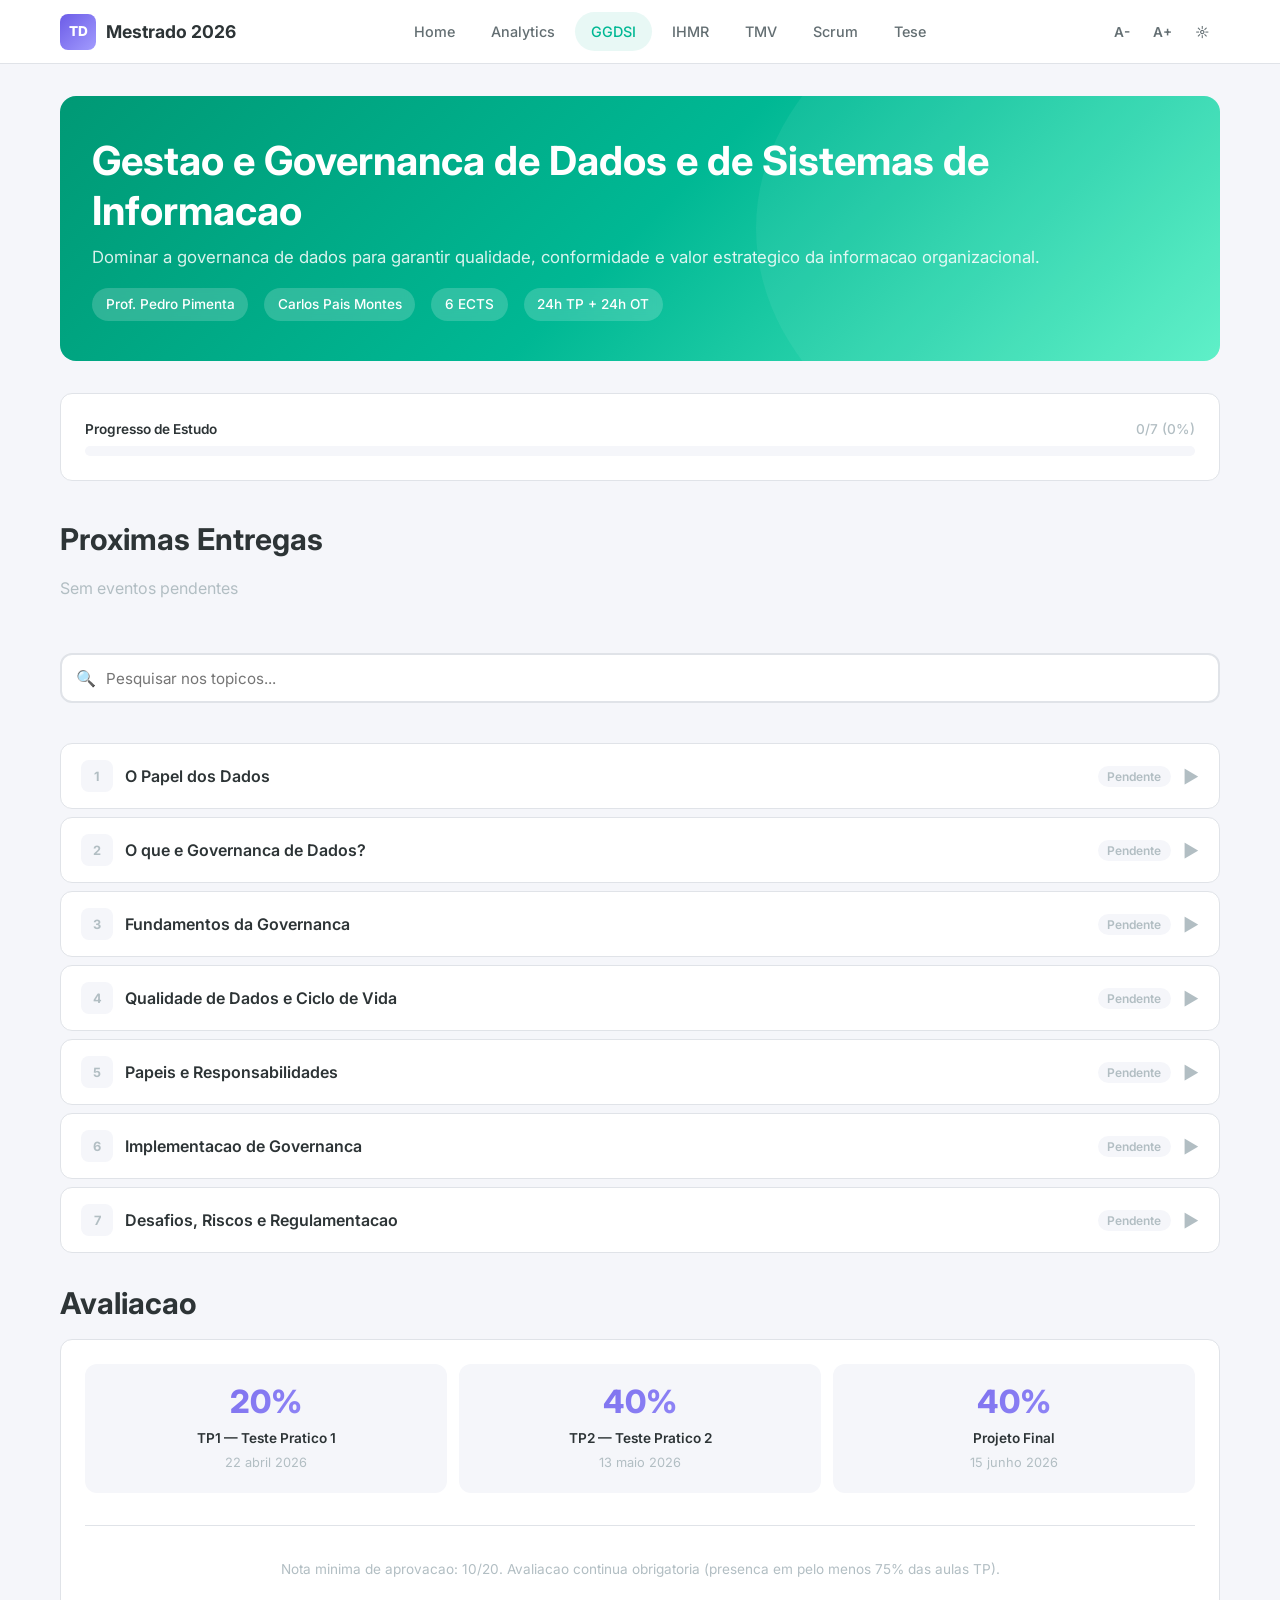
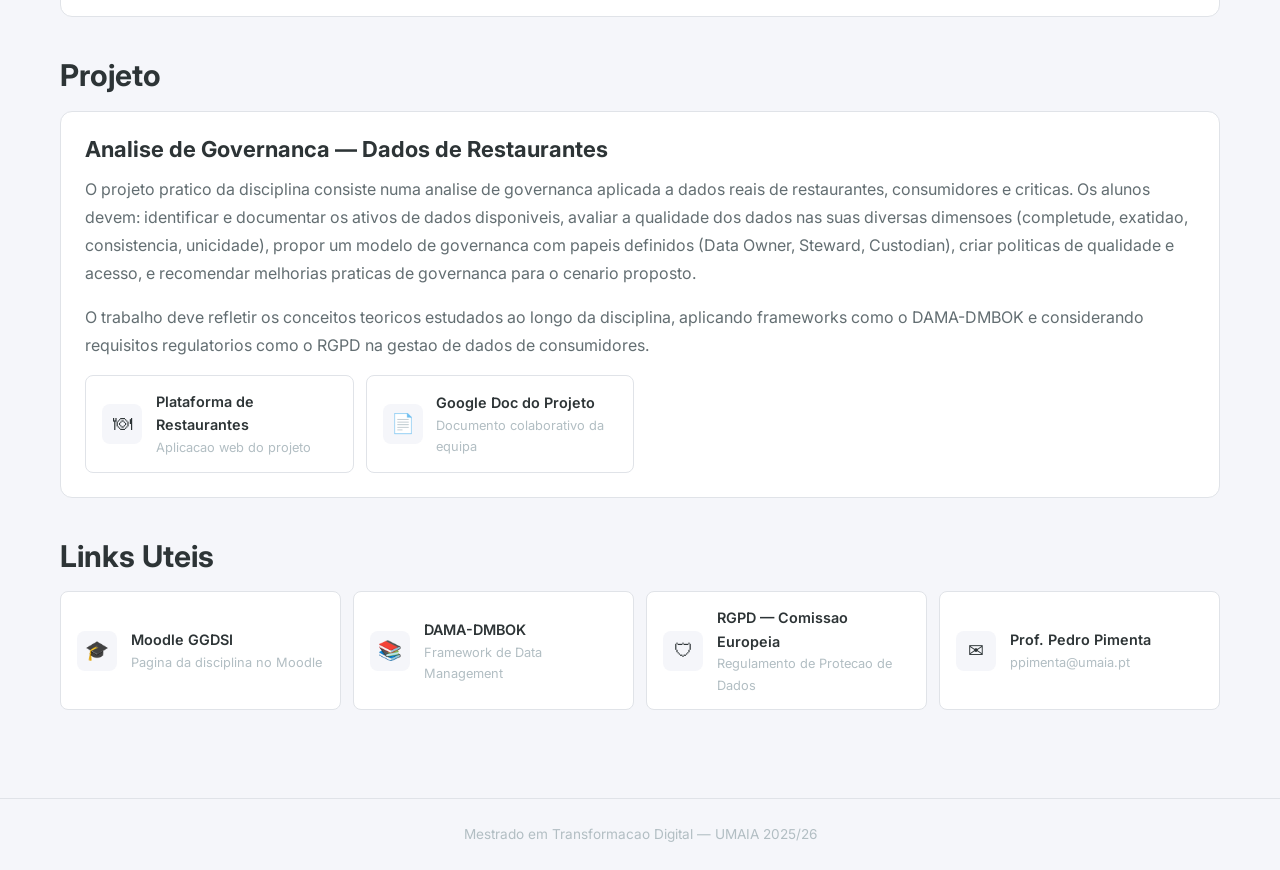
<file: ggdsi.html>
<!DOCTYPE html>
<html lang="pt" data-theme="light">
<head>
  <meta charset="UTF-8">
  <meta name="viewport" content="width=device-width, initial-scale=1.0">
  <title>GGDSI — Gestao e Governanca de Dados e de SI</title>
  <link rel="preconnect" href="https://fonts.googleapis.com">
  <link href="https://fonts.googleapis.com/css2?family=Inter:wght@300;400;500;600;700;800&display=swap" rel="stylesheet">
  <link rel="stylesheet" href="styles.css">
  <link rel="icon" type="image/svg+xml" href="favicon.svg">
  <link rel="apple-touch-icon" href="apple-touch-icon.png">
</head>
<body data-page="ggdsi">

<!-- Navbar -->
<nav class="navbar">
  <div class="container nav-container">
    <a href="index.html" class="nav-brand">
      <span class="nav-logo">TD</span>
      <span class="nav-title">Mestrado 2026</span>
    </a>
    <div class="nav-links">
      <a href="index.html" class="nav-link">Home</a>
      <a href="ba.html" class="nav-link discipline-ba">Analytics</a>
      <a href="ggdsi.html" class="nav-link discipline-ggdsi">GGDSI</a>
      <a href="ihmr.html" class="nav-link discipline-ihmr">IHMR</a>
      <a href="tmv.html" class="nav-link discipline-tmv">TMV</a>
      <a href="lsrtd.html" class="nav-link discipline-lsrtd">Scrum</a>
      <a href="tese.html" class="nav-link discipline-tese">Tese</a>
    </div>
    <div class="nav-controls">
      <button class="btn-icon" onclick="changeFontSize(-2)" title="Diminuir fonte">A-</button>
      <button class="btn-icon" onclick="changeFontSize(2)" title="Aumentar fonte">A+</button>
      <button class="btn-icon" onclick="toggleTheme()" title="Alternar tema">
        <span class="theme-icon-light">&#9790;</span>
        <span class="theme-icon-dark">&#9788;</span>
      </button>
      <button class="btn-icon mobile-menu-btn" onclick="toggleMobile()" aria-label="Menu">&#9776;</button>
    </div>
  </div>
</nav>
<div class="nav-links-mobile-overlay" id="mobileOverlay">
  <a href="index.html" class="nav-link">Home</a>
  <a href="ba.html" class="nav-link discipline-ba">Analytics</a>
  <a href="ggdsi.html" class="nav-link discipline-ggdsi">GGDSI</a>
  <a href="ihmr.html" class="nav-link discipline-ihmr">IHMR</a>
  <a href="tmv.html" class="nav-link discipline-tmv">TMV</a>
  <a href="lsrtd.html" class="nav-link discipline-lsrtd">Scrum</a>
  <a href="tese.html" class="nav-link discipline-tese">Tese</a>
</div>

<main class="container main-content">

  <!-- Hero -->
  <section class="hero hero-ggdsi">
    <h1>Gestao e Governanca de Dados e de Sistemas de Informacao</h1>
    <p>Dominar a governanca de dados para garantir qualidade, conformidade e valor estrategico da informacao organizacional.</p>
    <div class="hero-meta">
      <span>Prof. Pedro Pimenta</span>
      <span>Carlos Pais Montes</span>
      <span>6 ECTS</span>
      <span>24h TP + 24h OT</span>
    </div>
  </section>

  <!-- Progress -->
  <section class="section">
    <div class="card">
      <div class="progress-label">
        <span>Progresso de Estudo</span>
        <span id="progressLabel">0/7 (0%)</span>
      </div>
      <div class="progress-bar">
        <div class="progress-fill ggdsi" id="progressBar" style="width:0%"></div>
      </div>
    </div>
  </section>

  <!-- Countdowns -->
  <section class="section">
    <h2>Proximas Entregas</h2>
    <div class="countdown-grid" id="countdownGrid"></div>
  </section>

  <!-- Search -->
  <section class="section">
    <div class="search-container">
      <span class="search-icon">&#128269;</span>
      <input type="text" class="search-input" id="searchInput" placeholder="Pesquisar nos topicos...">
    </div>
  </section>

  <!-- =========================================================
       TOPIC 1 — O Papel dos Dados
       ========================================================= -->
  <div class="accordion">

    <div class="accordion-item" data-topic="ggdsi-t1">
      <button class="accordion-header">
        <span class="topic-number">1</span>
        <span class="topic-title">O Papel dos Dados</span>
        <span class="topic-status">Pendente</span>
        <span class="accordion-icon">&#9654;</span>
      </button>
      <div class="accordion-body">
        <div class="accordion-content">

          <!-- Teoria -->
          <div class="content-block">
            <h3>Teoria</h3>
            <div class="theory-text">
              <p><strong>Dados como ativo organizacional na era digital:</strong> Na economia digital, os dados sao considerados um dos ativos mais valiosos de qualquer organizacao. Empresas como Google, Amazon e Meta demonstram que o valor de mercado esta intrinsecamente ligado a capacidade de recolher, processar e monetizar dados. Os dados deixaram de ser um subproduto das operacoes para se tornarem um recurso estrategico que alimenta decisoes, inovacao e vantagem competitiva. O conceito de "dados como o novo petroleo" (Clive Humby, 2006) reflete esta realidade — tal como o petroleo, os dados precisam de ser refinados para gerar valor.</p>

              <p><strong>Dados operacionais vs estrategicos:</strong> Os dados operacionais sao gerados nas atividades do dia a dia da organizacao (transacoes, registos de clientes, logs de sistemas) e suportam processos rotineiros. Os dados estrategicos, por outro lado, sao resultado de analise, agregacao e contextualizacao — permitem identificar tendencias, prever comportamentos e orientar a direcao do negocio. A transicao de dados operacionais para estrategicos envolve processos de ETL (Extract, Transform, Load), data warehousing e Business Intelligence.</p>

              <p><strong>Decisao individual vs coletiva baseada em dados:</strong> A decisao individual baseada em dados refere-se a um decisor que utiliza dashboards, relatorios ou analytics para fundamentar as suas escolhas. A decisao coletiva envolve comites, equipas ou organizacoes inteiras que partilham metricas e KPIs comuns, alinhando a tomada de decisao com os objetivos estrategicos. Organizacoes maduras promovem a democratizacao dos dados — todos os colaboradores, nao apenas os gestores de topo, devem ter acesso a informacao relevante para o seu papel.</p>

              <p><strong>Data-driven vs Data-informed organizations:</strong> Uma organizacao <em>data-driven</em> baseia todas as decisoes exclusivamente em dados e algoritmos, minimizando o julgamento humano. Uma organizacao <em>data-informed</em> utiliza os dados como um dos inputs para a decisao, combinando-os com experiencia, intuicao e contexto qualitativo. Na pratica, a abordagem data-informed e considerada mais realista e eficaz, pois reconhece que nem todos os fatores podem ser quantificados e que o contexto humano e essencial para interpretar dados corretamente.</p>

              <p><strong>O valor economico dos dados:</strong> O valor dos dados pode ser medido de diversas formas: valor intrinseco (custo de recolha e armazenamento), valor de negocio (receitas geradas a partir de analytics), valor de mercado (preco que terceiros pagariam pelos dados) e valor de risco (custo de perda ou violacao). Segundo estudos da IBM, a ma qualidade de dados custa as organizacoes americanas cerca de 3,1 trilhoes de dolares por ano. Investir em governanca de dados e, portanto, investir diretamente na preservacao e maximizacao do valor economico dos dados.</p>

              <div class="highlight-box">
                <p><strong>Ponto-chave:</strong> Os dados so geram valor quando sao de qualidade, acessiveis, governados e alinhados com os objetivos de negocio. Sem governanca, os dados sao um passivo, nao um ativo.</p>
              </div>
            </div>
          </div>

          <!-- Conceitos -->
          <div class="content-block ggdsi-accent">
            <h3>Conceitos-Chave</h3>
            <div class="concept-grid">
              <div class="concept-card">
                <h4>Ativo Organizacional</h4>
                <p>Recurso que gera valor para a organizacao. Os dados sao hoje reconhecidos como ativo intangivel de elevado valor estrategico.</p>
              </div>
              <div class="concept-card">
                <h4>Data-driven</h4>
                <p>Modelo onde as decisoes sao determinadas exclusivamente por dados e algoritmos, sem intervencao do julgamento humano.</p>
              </div>
              <div class="concept-card">
                <h4>Data-informed</h4>
                <p>Modelo equilibrado que usa dados como input para decisoes, combinando-os com experiencia e contexto qualitativo.</p>
              </div>
              <div class="concept-card">
                <h4>Dados Operacionais</h4>
                <p>Dados gerados nas operacoes diarias: transacoes, logs, registos. Suportam processos rotineiros e sao a materia-prima para analytics.</p>
              </div>
              <div class="concept-card">
                <h4>Dados Estrategicos</h4>
                <p>Dados processados e contextualizados que suportam decisoes de alto nivel: tendencias, previsoes, benchmarks.</p>
              </div>
              <div class="concept-card">
                <h4>Democratizacao de Dados</h4>
                <p>Pratica de tornar os dados acessiveis a todos os colaboradores, nao apenas a gestao de topo, para suportar decisoes informadas em toda a organizacao.</p>
              </div>
            </div>
          </div>

          <!-- Flashcards -->
          <div class="content-block ggdsi-accent">
            <h3>Flashcards</h3>
            <div class="flashcard-grid">
              <div class="flashcard">
                <div class="flashcard-inner">
                  <div class="flashcard-front">O que significa considerar dados como ativo organizacional?</div>
                  <div class="flashcard-back">Significa reconhecer os dados como um recurso estrategico que gera valor, tal como ativos financeiros ou propriedade intelectual, exigindo gestao e governanca adequadas.</div>
                </div>
              </div>
              <div class="flashcard">
                <div class="flashcard-inner">
                  <div class="flashcard-front">Qual a diferenca entre dados operacionais e estrategicos?</div>
                  <div class="flashcard-back">Operacionais suportam processos diarios (transacoes, logs). Estrategicos resultam de analise e agregacao, suportando decisoes de alto nivel e planeamento futuro.</div>
                </div>
              </div>
              <div class="flashcard">
                <div class="flashcard-inner">
                  <div class="flashcard-front">Data-driven vs Data-informed?</div>
                  <div class="flashcard-back">Data-driven: decisoes 100% baseadas em dados. Data-informed: dados sao um input combinado com experiencia e contexto humano. A abordagem data-informed e geralmente mais realista.</div>
                </div>
              </div>
              <div class="flashcard">
                <div class="flashcard-inner">
                  <div class="flashcard-front">Quem cunhou a expressao "dados sao o novo petroleo"?</div>
                  <div class="flashcard-back">Clive Humby, em 2006. A metafora destaca que, como o petroleo, os dados precisam de ser refinados (processados) para gerar valor real.</div>
                </div>
              </div>
              <div class="flashcard">
                <div class="flashcard-inner">
                  <div class="flashcard-front">Que formas existem de medir o valor economico dos dados?</div>
                  <div class="flashcard-back">Valor intrinseco (custo de recolha), valor de negocio (receitas geradas), valor de mercado (preco para terceiros) e valor de risco (custo de perda/violacao).</div>
                </div>
              </div>
              <div class="flashcard">
                <div class="flashcard-inner">
                  <div class="flashcard-front">O que e a democratizacao de dados?</div>
                  <div class="flashcard-back">E a pratica de tornar dados acessiveis a todos os colaboradores de uma organizacao, para que possam tomar decisoes informadas no seu ambito de trabalho, nao ficando limitado a gestao de topo.</div>
                </div>
              </div>
            </div>
            <p class="flashcard-hint">Clique no cartao para ver a resposta</p>
          </div>

          <!-- Quiz -->
          <div class="content-block">
            <h3>Quiz</h3>

            <div class="quiz-block">
              <p class="quiz-question-text">1. Qual das seguintes afirmacoes melhor descreve uma organizacao data-informed?</p>
              <div class="quiz-options">
                <button class="quiz-option">Todas as decisoes sao tomadas exclusivamente por algoritmos</button>
                <button class="quiz-option" data-correct="true">Os dados sao combinados com experiencia e contexto para suportar decisoes</button>
                <button class="quiz-option">Os dados sao recolhidos mas raramente utilizados nas decisoes</button>
                <button class="quiz-option">Apenas a gestao de topo tem acesso aos dados</button>
              </div>
            </div>

            <div class="quiz-block">
              <p class="quiz-question-text">2. Qual e o conceito associado a Clive Humby (2006)?</p>
              <div class="quiz-options">
                <button class="quiz-option">Data-driven management</button>
                <button class="quiz-option">Business Intelligence</button>
                <button class="quiz-option" data-correct="true">Dados sao o novo petroleo</button>
                <button class="quiz-option">DAMA-DMBOK framework</button>
              </div>
            </div>

            <div class="quiz-block">
              <p class="quiz-question-text">3. Dados estrategicos diferem dos operacionais porque:</p>
              <div class="quiz-options">
                <button class="quiz-option">Sao mais baratos de armazenar</button>
                <button class="quiz-option">Sao gerados automaticamente pelos sistemas</button>
                <button class="quiz-option" data-correct="true">Resultam de analise e agregacao, suportando decisoes de alto nivel</button>
                <button class="quiz-option">Sao exclusivamente quantitativos</button>
              </div>
            </div>

            <div class="quiz-block">
              <p class="quiz-question-text">4. Qual o custo estimado da ma qualidade de dados para as organizacoes americanas, segundo a IBM?</p>
              <div class="quiz-options">
                <button class="quiz-option">500 milhoes de dolares por ano</button>
                <button class="quiz-option">1 trilhao de dolares por ano</button>
                <button class="quiz-option" data-correct="true">3,1 trilhoes de dolares por ano</button>
                <button class="quiz-option">10 trilhoes de dolares por ano</button>
              </div>
            </div>

            <div class="quiz-score-display hidden"></div>
            <button class="quiz-reset" onclick="resetQuiz(this)">Repetir Quiz</button>
          </div>

          <button class="btn btn-success btn-sm mark-studied" onclick="toggleStudied('ggdsi-t1')">Marcar como estudado</button>
        </div>
      </div>
    </div>

    <!-- =========================================================
         TOPIC 2 — O que e Governanca de Dados?
         ========================================================= -->
    <div class="accordion-item" data-topic="ggdsi-t2">
      <button class="accordion-header">
        <span class="topic-number">2</span>
        <span class="topic-title">O que e Governanca de Dados?</span>
        <span class="topic-status">Pendente</span>
        <span class="accordion-icon">&#9654;</span>
      </button>
      <div class="accordion-body">
        <div class="accordion-content">

          <div class="content-block">
            <h3>Teoria</h3>
            <div class="theory-text">
              <p><strong>Definicoes de Governanca de Dados:</strong> A governanca de dados e o exercicio de autoridade, controlo e tomada de decisao partilhada sobre a gestao dos ativos de dados. Diferentes grandes players oferecem definicoes complementares:</p>
              <ul>
                <li><strong>Microsoft Azure:</strong> "Governanca de dados e o conjunto de politicas, processos e standards que garantem que os dados sao geridos de forma eficaz e segura ao longo do seu ciclo de vida."</li>
                <li><strong>Google Cloud:</strong> "E o processo de gerir a disponibilidade, usabilidade, integridade e seguranca dos dados de uma organizacao, baseado em standards e politicas internas."</li>
                <li><strong>AWS:</strong> "Governanca de dados define quem pode tomar que acoes, sobre que dados, em que situacoes e usando que metodos."</li>
                <li><strong>IBM:</strong> "E a capacidade de gerir dados como um ativo real do negocio, incluindo pessoas, processos e tecnologia necessarios para criar um tratamento consistente e adequado dos dados."</li>
              </ul>

              <p><strong>Diferenca entre Gestao de Dados e Governanca de Dados:</strong> A <em>Gestao de Dados</em> (Data Management) refere-se as atividades operacionais e tecnicas de recolher, armazenar, proteger e fornecer dados — e o "como" e o "fazer". A <em>Governanca de Dados</em> (Data Governance) e o framework de decisao que define as regras, politicas, papeis e responsabilidades — e o "quem decide" e o "o que e permitido". A governanca orienta a gestao; a gestao executa o que a governanca define.</p>

              <div class="highlight-box">
                <p><strong>Analogia:</strong> A governanca esta para a gestao como a constituicao de um pais esta para as leis e regulamentos. A governanca define principios e autoridade; a gestao operacionaliza no dia a dia.</p>
              </div>

              <p><strong>Framework DAMA-DMBOK (Data Management Body of Knowledge):</strong> O DAMA-DMBOK e o framework de referencia global para gestao de dados, publicado pela DAMA International. A versao 2 (2017) define 11 areas de conhecimento organizadas em torno da Governanca de Dados como area central:</p>
              <ol>
                <li><strong>Governanca de Dados</strong> — area central que coordena todas as outras. Define politicas, standards, organizacao e roles.</li>
                <li><strong>Arquitetura de Dados</strong> — modelos e designs que definem como os dados se estruturam e integram na organizacao.</li>
                <li><strong>Modelacao e Design de Dados</strong> — criacao de modelos logicos e fisicos (conceptual, logico, fisico).</li>
                <li><strong>Armazenamento e Operacoes de Dados</strong> — gestao de bases de dados, backups, recuperacao e performance.</li>
                <li><strong>Seguranca de Dados</strong> — protecao contra acessos nao autorizados, encriptacao, controlo de acessos.</li>
                <li><strong>Integracao e Interoperabilidade de Dados</strong> — ETL, APIs, integracao entre sistemas e formatos.</li>
                <li><strong>Gestao de Conteudo e Documentos</strong> — dados nao estruturados: documentos, imagens, emails.</li>
                <li><strong>Dados de Referencia e Master Data</strong> — gestao de dados mestres e de referencia (MDM).</li>
                <li><strong>Data Warehousing e Business Intelligence</strong> — armazens de dados e sistemas de reporting e analytics.</li>
                <li><strong>Gestao de Metadados</strong> — catalogacao e gestao de informacao sobre os dados (dados sobre dados).</li>
                <li><strong>Qualidade de Dados</strong> — metricas, monitorizacao e melhoria continua da qualidade dos dados.</li>
              </ol>

              <p><strong>Framework DCAM (Data Management Capability Assessment Model):</strong> Desenvolvido pelo EDM Council, o DCAM e um modelo de avaliacao de maturidade em gestao de dados. Complementa o DAMA-DMBOK ao fornecer um framework prático de avaliacao com 8 componentes: estrategia, programa de negocio, estrutura organizacional, arquitetura, tecnologia, gestao do ciclo de vida dos dados, controlos e gestao de risco. E amplamente utilizado no setor financeiro para demonstrar conformidade regulatoria.</p>

              <p><strong>Beneficios da implementacao de governanca:</strong></p>
              <ul>
                <li>Melhoria da qualidade e consistencia dos dados</li>
                <li>Reducao de riscos de conformidade (RGPD, regulamentos setoriais)</li>
                <li>Maior eficiencia operacional (menos duplicacao, menos erros)</li>
                <li>Confianca nas decisoes baseadas em dados</li>
                <li>Melhor colaboracao entre TI e areas de negocio</li>
                <li>Valorizacao dos dados como ativo organizacional</li>
              </ul>

              <p><strong>Desafios da implementacao:</strong></p>
              <ul>
                <li>Resistencia a mudanca por parte dos colaboradores</li>
                <li>Falta de patrocinio executivo</li>
                <li>Dificuldade em demonstrar ROI a curto prazo</li>
                <li>Complexidade tecnica e organizacional</li>
                <li>Silos de dados entre departamentos</li>
              </ul>

              <p><strong>Niveis de maturidade em governanca de dados:</strong> A maturidade organizacional em governanca de dados e tipicamente avaliada em 5 niveis:</p>
              <ol>
                <li><strong>Inicial (Ad hoc):</strong> Nao existem processos formais. A gestao de dados e reativa e individual.</li>
                <li><strong>Gerido:</strong> Existem alguns processos basicos, mas sao inconsistentes. Comecam a surgir responsabilidades definidas.</li>
                <li><strong>Definido:</strong> Processos documentados e standards estabelecidos. Existe um programa formal de governanca.</li>
                <li><strong>Gerido quantitativamente:</strong> Metricas de qualidade sao monitorizadas. Processos sao medidos e controlados.</li>
                <li><strong>Otimizado:</strong> Melhoria continua sistematica. A governanca e parte da cultura organizacional.</li>
              </ol>
            </div>
          </div>

          <div class="content-block ggdsi-accent">
            <h3>Conceitos-Chave</h3>
            <div class="concept-grid">
              <div class="concept-card">
                <h4>DAMA-DMBOK</h4>
                <p>Framework de referencia global com 11 areas de conhecimento para gestao de dados. A Governanca e a area central que coordena todas as outras.</p>
              </div>
              <div class="concept-card">
                <h4>DCAM</h4>
                <p>Data Management Capability Assessment Model do EDM Council. Framework de avaliacao de maturidade em gestao de dados com 8 componentes.</p>
              </div>
              <div class="concept-card">
                <h4>Data Management</h4>
                <p>Atividades operacionais e tecnicas de recolher, armazenar e fornecer dados. E o "fazer" — a execucao da estrategia de dados.</p>
              </div>
              <div class="concept-card">
                <h4>Data Governance</h4>
                <p>Framework de decisao: politicas, papeis, responsabilidades e standards. E o "decidir" — define as regras que a gestao executa.</p>
              </div>
              <div class="concept-card">
                <h4>Maturidade de Governanca</h4>
                <p>Modelo de 5 niveis (Inicial a Otimizado) que avalia o grau de formalizacao e eficacia da governanca de dados numa organizacao.</p>
              </div>
              <div class="concept-card">
                <h4>Silos de Dados</h4>
                <p>Situacao onde dados ficam isolados em departamentos, sem integracao ou partilha. Um dos principais desafios que a governanca visa resolver.</p>
              </div>
            </div>
          </div>

          <div class="content-block ggdsi-accent">
            <h3>Flashcards</h3>
            <div class="flashcard-grid">
              <div class="flashcard">
                <div class="flashcard-inner">
                  <div class="flashcard-front">Qual a diferenca entre Data Management e Data Governance?</div>
                  <div class="flashcard-back">Data Management e a execucao operacional (recolher, armazenar, fornecer). Data Governance define as regras, politicas e papeis — e o nivel de decisao que orienta a gestao.</div>
                </div>
              </div>
              <div class="flashcard">
                <div class="flashcard-inner">
                  <div class="flashcard-front">Quantas areas de conhecimento define o DAMA-DMBOK v2?</div>
                  <div class="flashcard-back">11 areas, com a Governanca de Dados como area central: Arquitetura, Modelacao, Armazenamento, Seguranca, Integracao, Conteudo, Master Data, DW/BI, Metadados e Qualidade.</div>
                </div>
              </div>
              <div class="flashcard">
                <div class="flashcard-inner">
                  <div class="flashcard-front">O que e o DCAM?</div>
                  <div class="flashcard-back">Data Management Capability Assessment Model, do EDM Council. Framework de avaliacao de maturidade em gestao de dados, com 8 componentes. Muito usado no setor financeiro.</div>
                </div>
              </div>
              <div class="flashcard">
                <div class="flashcard-inner">
                  <div class="flashcard-front">Quais sao os 5 niveis de maturidade em governanca?</div>
                  <div class="flashcard-back">1. Inicial (Ad hoc), 2. Gerido, 3. Definido, 4. Gerido quantitativamente, 5. Otimizado. A progressao reflete maior formalizacao e integracao na cultura organizacional.</div>
                </div>
              </div>
              <div class="flashcard">
                <div class="flashcard-inner">
                  <div class="flashcard-front">O que sao silos de dados?</div>
                  <div class="flashcard-back">Sao situacoes onde os dados ficam isolados em departamentos, sem integracao ou partilha. Resultam em duplicacao, inconsistencias e ineficiencias organizacionais.</div>
                </div>
              </div>
              <div class="flashcard">
                <div class="flashcard-inner">
                  <div class="flashcard-front">Como a AWS define Data Governance?</div>
                  <div class="flashcard-back">"Governanca de dados define quem pode tomar que acoes, sobre que dados, em que situacoes e usando que metodos." Foco na autorizacao e controlo de acesso.</div>
                </div>
              </div>
            </div>
            <p class="flashcard-hint">Clique no cartao para ver a resposta</p>
          </div>

          <div class="content-block">
            <h3>Quiz</h3>

            <div class="quiz-block">
              <p class="quiz-question-text">1. Qual afirmacao descreve corretamente a relacao entre gestao e governanca de dados?</p>
              <div class="quiz-options">
                <button class="quiz-option">Sao sinonimos que se referem ao mesmo conjunto de atividades</button>
                <button class="quiz-option" data-correct="true">A governanca define as regras e a gestao operacionaliza-as</button>
                <button class="quiz-option">A gestao define as politicas e a governanca executa-as</button>
                <button class="quiz-option">Sao independentes e nao se relacionam</button>
              </div>
            </div>

            <div class="quiz-block">
              <p class="quiz-question-text">2. Qual e a area central do DAMA-DMBOK que coordena todas as outras?</p>
              <div class="quiz-options">
                <button class="quiz-option">Qualidade de Dados</button>
                <button class="quiz-option">Seguranca de Dados</button>
                <button class="quiz-option" data-correct="true">Governanca de Dados</button>
                <button class="quiz-option">Arquitetura de Dados</button>
              </div>
            </div>

            <div class="quiz-block">
              <p class="quiz-question-text">3. No modelo de maturidade, uma organizacao de nivel 3 (Definido) caracteriza-se por:</p>
              <div class="quiz-options">
                <button class="quiz-option">Nao ter processos formais</button>
                <button class="quiz-option">Melhoria continua sistematica</button>
                <button class="quiz-option" data-correct="true">Processos documentados e standards estabelecidos com programa formal</button>
                <button class="quiz-option">Metricas de qualidade monitorizadas quantitativamente</button>
              </div>
            </div>

            <div class="quiz-block">
              <p class="quiz-question-text">4. O DCAM foi desenvolvido por qual organizacao?</p>
              <div class="quiz-options">
                <button class="quiz-option">DAMA International</button>
                <button class="quiz-option">ISO/IEC</button>
                <button class="quiz-option" data-correct="true">EDM Council</button>
                <button class="quiz-option">W3C</button>
              </div>
            </div>

            <div class="quiz-block">
              <p class="quiz-question-text">5. Qual dos seguintes NAO e um beneficio tipico da implementacao de governanca de dados?</p>
              <div class="quiz-options">
                <button class="quiz-option">Melhoria da qualidade dos dados</button>
                <button class="quiz-option">Reducao de riscos de conformidade</button>
                <button class="quiz-option" data-correct="true">Eliminacao completa de todos os custos com TI</button>
                <button class="quiz-option">Maior eficiencia operacional</button>
              </div>
            </div>

            <div class="quiz-score-display hidden"></div>
            <button class="quiz-reset" onclick="resetQuiz(this)">Repetir Quiz</button>
          </div>

          <button class="btn btn-success btn-sm mark-studied" onclick="toggleStudied('ggdsi-t2')">Marcar como estudado</button>
        </div>
      </div>
    </div>

    <!-- =========================================================
         TOPIC 3 — Fundamentos da Governanca
         ========================================================= -->
    <div class="accordion-item" data-topic="ggdsi-t3">
      <button class="accordion-header">
        <span class="topic-number">3</span>
        <span class="topic-title">Fundamentos da Governanca</span>
        <span class="topic-status">Pendente</span>
        <span class="accordion-icon">&#9654;</span>
      </button>
      <div class="accordion-body">
        <div class="accordion-content">

          <div class="content-block">
            <h3>Teoria</h3>
            <div class="theory-text">
              <p><strong>Politicas e standards de dados:</strong> As politicas de dados sao documentos formais que definem as regras e diretrizes para a gestao de dados na organizacao. Incluem politicas de classificacao (publica, interna, confidencial, restrita), politicas de acesso (quem pode ver/editar que dados), politicas de retencao (quanto tempo manter) e politicas de qualidade (niveis minimos aceitaveis). Os standards de dados sao especificacoes tecnicas que garantem uniformidade: formatos de data, convencoes de nomenclatura, codigos de pais, formatos de moeda, entre outros.</p>

              <p><strong>Catalogacao de dados (Data Catalog):</strong> Um catalogo de dados e um inventario organizado de todos os ativos de dados de uma organizacao. Funciona como uma "loja de dados" onde os utilizadores podem descobrir, compreender e aceder a dados relevantes. Um bom catalogo inclui: descricao dos datasets, proprietarios e stewards, linhagem (de onde vem o dado), classificacao de sensibilidade, metricas de qualidade e termos de negocio associados. Ferramentas populares incluem: Apache Atlas (open source), Alation, Collibra Data Catalog, Microsoft Purview, Google Data Catalog e AWS Glue Data Catalog.</p>

              <p><strong>Qualidade de dados — 6 dimensoes fundamentais:</strong></p>
              <ul>
                <li><strong>Accuracy (Exatidao):</strong> Os dados refletem corretamente a realidade que representam? Exemplo: o endereco de um cliente corresponde ao seu endereco real?</li>
                <li><strong>Completeness (Completude):</strong> Todos os campos obrigatorios estao preenchidos? Existem lacunas na informacao? Exemplo: todos os clientes tem email e telefone registados?</li>
                <li><strong>Consistency (Consistencia):</strong> Os mesmos dados sao iguais em diferentes sistemas ou bases de dados? Exemplo: o nome do cliente e identico no CRM e no sistema de faturacao?</li>
                <li><strong>Timeliness (Atualidade):</strong> Os dados estao suficientemente atualizados para o uso pretendido? Exemplo: os precos dos produtos refletem os precos atuais?</li>
                <li><strong>Validity (Validade):</strong> Os dados estao no formato e nas regras de negocio esperados? Exemplo: o campo "idade" contem apenas numeros positivos razoaveis?</li>
                <li><strong>Uniqueness (Unicidade):</strong> Nao existem duplicados? Cada entidade esta representada uma unica vez? Exemplo: cada cliente tem um unico registo no sistema?</li>
              </ul>

              <div class="highlight-box">
                <p><strong>Regra dos 1-10-100:</strong> Custa 1 unidade prevenir um erro de dados, 10 unidades para corrigi-lo e 100 unidades para compensar o impacto de um erro nao corrigido. Investir em qualidade de dados na origem e sempre mais economico.</p>
              </div>

              <p><strong>Gestao de metadados:</strong> Metadados sao "dados sobre dados" — informacao que descreve, explica e contextualiza outros dados. Existem tres tipos principais:</p>
              <ul>
                <li><strong>Metadados tecnicos:</strong> Esquema de base de dados, tipos de campo, tamanhos, indices, chaves primarias e estrangeiras, estruturas de tabelas.</li>
                <li><strong>Metadados operacionais:</strong> Informacao sobre processamento: quando o dado foi carregado, frequencia de atualizacao, jobs de ETL, logs de execucao, regras de transformacao.</li>
                <li><strong>Metadados de negocio:</strong> Definicoes, significados e regras de negocio associadas ao dado. Exemplo: "cliente ativo" significa um cliente com pelo menos uma transacao nos ultimos 12 meses. Essenciais para que todos na organizacao interpretem os dados da mesma forma.</li>
              </ul>

              <p><strong>Master Data Management (MDM):</strong> MDM e a disciplina que garante a uniformidade, exatidao, consistencia e responsabilidade dos dados mestres partilhados por toda a organizacao. Dados mestres sao as entidades centrais do negocio — clientes, produtos, fornecedores, localizacoes, colaboradores. O MDM cria uma "versao unica da verdade" (single source of truth) para estas entidades, evitando duplicacoes e inconsistencias entre departamentos. Implementacoes de MDM podem seguir abordagens: consolidacao (merge), coexistencia, centralizada ou de registo.</p>

              <p><strong>Data Lineage (Linhagem de dados):</strong> Data lineage refere-se a rastreabilidade dos dados — de onde vem o dado, por onde passa e onde e utilizado. Permite: compreender o impacto de mudancas (impact analysis), investigar problemas de qualidade ate a origem (root cause analysis), cumprir requisitos regulatorios de auditoria, e documentar transformacoes ao longo do pipeline de dados. Ferramentas como o Apache Atlas, Alation e Collibra oferecem visualizacao grafica da linhagem de dados.</p>
            </div>
          </div>

          <div class="content-block ggdsi-accent">
            <h3>Conceitos-Chave</h3>
            <div class="concept-grid">
              <div class="concept-card">
                <h4>Data Catalog</h4>
                <p>Inventario organizado de ativos de dados com descricao, proprietarios, linhagem, classificacao e metricas de qualidade.</p>
              </div>
              <div class="concept-card">
                <h4>6 Dimensoes de Qualidade</h4>
                <p>Accuracy, Completeness, Consistency, Timeliness, Validity, Uniqueness — os pilares para avaliar qualidade de dados.</p>
              </div>
              <div class="concept-card">
                <h4>Metadados Tecnicos</h4>
                <p>Esquemas, tipos de campo, chaves, indices — a estrutura tecnica dos dados armazenados nas bases de dados.</p>
              </div>
              <div class="concept-card">
                <h4>Metadados de Negocio</h4>
                <p>Definicoes e regras de negocio associadas ao dado. Garantem que todos interpretam a informacao da mesma forma.</p>
              </div>
              <div class="concept-card">
                <h4>Master Data Management</h4>
                <p>Disciplina que garante uma "versao unica da verdade" para entidades centrais: clientes, produtos, fornecedores.</p>
              </div>
              <div class="concept-card">
                <h4>Data Lineage</h4>
                <p>Rastreabilidade dos dados: origem, transformacoes e destino. Essencial para auditoria, impact analysis e troubleshooting.</p>
              </div>
              <div class="concept-card">
                <h4>Regra 1-10-100</h4>
                <p>Custa 1 para prevenir erros, 10 para corrigi-los, 100 para compensar impactos. Investir na prevencao e sempre mais economico.</p>
              </div>
              <div class="concept-card">
                <h4>Single Source of Truth</h4>
                <p>Principio do MDM: uma unica versao autoritativa de cada entidade mestre, eliminando conflitos entre sistemas.</p>
              </div>
            </div>
          </div>

          <div class="content-block ggdsi-accent">
            <h3>Flashcards</h3>
            <div class="flashcard-grid">
              <div class="flashcard">
                <div class="flashcard-inner">
                  <div class="flashcard-front">O que e um Data Catalog?</div>
                  <div class="flashcard-back">Inventario organizado dos ativos de dados com descricao, proprietarios, linhagem, classificacao de sensibilidade e metricas de qualidade. Permite descobrir e compreender os dados da organizacao.</div>
                </div>
              </div>
              <div class="flashcard">
                <div class="flashcard-inner">
                  <div class="flashcard-front">Quais sao as 6 dimensoes de qualidade de dados?</div>
                  <div class="flashcard-back">Accuracy (exatidao), Completeness (completude), Consistency (consistencia), Timeliness (atualidade), Validity (validade) e Uniqueness (unicidade).</div>
                </div>
              </div>
              <div class="flashcard">
                <div class="flashcard-inner">
                  <div class="flashcard-front">Que tipos de metadados existem?</div>
                  <div class="flashcard-back">Tecnicos (esquemas, tipos, chaves), Operacionais (logs, frequencia de carga, jobs ETL) e de Negocio (definicoes, regras de negocio, significados partilhados).</div>
                </div>
              </div>
              <div class="flashcard">
                <div class="flashcard-inner">
                  <div class="flashcard-front">O que e Master Data Management?</div>
                  <div class="flashcard-back">Disciplina que garante uniformidade e consistencia das entidades centrais do negocio (clientes, produtos, fornecedores), criando uma "versao unica da verdade" em toda a organizacao.</div>
                </div>
              </div>
              <div class="flashcard">
                <div class="flashcard-inner">
                  <div class="flashcard-front">O que e Data Lineage?</div>
                  <div class="flashcard-back">Rastreabilidade dos dados: de onde vem, por onde passa, que transformacoes sofre e onde e utilizado. Essencial para auditoria, impact analysis e resolucao de problemas de qualidade.</div>
                </div>
              </div>
              <div class="flashcard">
                <div class="flashcard-inner">
                  <div class="flashcard-front">O que diz a regra 1-10-100?</div>
                  <div class="flashcard-back">Custa 1 unidade para prevenir um erro de dados, 10 para corrigi-lo apos detecao, e 100 para compensar o impacto de um erro nao corrigido. Prevencao e sempre a opcao mais economica.</div>
                </div>
              </div>
              <div class="flashcard">
                <div class="flashcard-inner">
                  <div class="flashcard-front">Diferenca entre metadados tecnicos e de negocio?</div>
                  <div class="flashcard-back">Tecnicos descrevem a estrutura (campos, tipos, esquemas). De negocio descrevem o significado e regras de interpretacao (ex: "cliente ativo" = pelo menos 1 transacao em 12 meses).</div>
                </div>
              </div>
              <div class="flashcard">
                <div class="flashcard-inner">
                  <div class="flashcard-front">Que ferramentas populares existem para Data Catalog?</div>
                  <div class="flashcard-back">Apache Atlas (open source), Alation, Collibra Data Catalog, Microsoft Purview, Google Data Catalog, AWS Glue Data Catalog.</div>
                </div>
              </div>
            </div>
            <p class="flashcard-hint">Clique no cartao para ver a resposta</p>
          </div>

          <div class="content-block">
            <h3>Quiz</h3>

            <div class="quiz-block">
              <p class="quiz-question-text">1. Qual dimensao de qualidade verifica se os dados refletem corretamente a realidade?</p>
              <div class="quiz-options">
                <button class="quiz-option">Completeness</button>
                <button class="quiz-option" data-correct="true">Accuracy</button>
                <button class="quiz-option">Consistency</button>
                <button class="quiz-option">Validity</button>
              </div>
            </div>

            <div class="quiz-block">
              <p class="quiz-question-text">2. Metadados de negocio servem para:</p>
              <div class="quiz-options">
                <button class="quiz-option">Definir a estrutura tecnica das bases de dados</button>
                <button class="quiz-option">Registar a frequencia de atualizacao dos dados</button>
                <button class="quiz-option" data-correct="true">Definir significados e regras de negocio que garantem interpretacao uniforme</button>
                <button class="quiz-option">Gerir backups e recuperacao de desastres</button>
              </div>
            </div>

            <div class="quiz-block">
              <p class="quiz-question-text">3. O conceito de "single source of truth" esta mais associado a:</p>
              <div class="quiz-options">
                <button class="quiz-option">Data Lineage</button>
                <button class="quiz-option">Data Catalog</button>
                <button class="quiz-option" data-correct="true">Master Data Management</button>
                <button class="quiz-option">Data Profiling</button>
              </div>
            </div>

            <div class="quiz-block">
              <p class="quiz-question-text">4. A dimensao "Uniqueness" na qualidade de dados refere-se a:</p>
              <div class="quiz-options">
                <button class="quiz-option">Dados estarem no formato correto</button>
                <button class="quiz-option">Dados serem iguais em todos os sistemas</button>
                <button class="quiz-option">Dados estarem atualizados</button>
                <button class="quiz-option" data-correct="true">Inexistencia de registos duplicados para a mesma entidade</button>
              </div>
            </div>

            <div class="quiz-block">
              <p class="quiz-question-text">5. Segundo a regra 1-10-100, qual o custo relativo de compensar o impacto de um erro nao corrigido?</p>
              <div class="quiz-options">
                <button class="quiz-option">1 unidade</button>
                <button class="quiz-option">10 unidades</button>
                <button class="quiz-option" data-correct="true">100 unidades</button>
                <button class="quiz-option">1000 unidades</button>
              </div>
            </div>

            <div class="quiz-score-display hidden"></div>
            <button class="quiz-reset" onclick="resetQuiz(this)">Repetir Quiz</button>
          </div>

          <button class="btn btn-success btn-sm mark-studied" onclick="toggleStudied('ggdsi-t3')">Marcar como estudado</button>
        </div>
      </div>
    </div>

    <!-- =========================================================
         TOPIC 4 — Qualidade de Dados e Ciclo de Vida
         ========================================================= -->
    <div class="accordion-item" data-topic="ggdsi-t4">
      <button class="accordion-header">
        <span class="topic-number">4</span>
        <span class="topic-title">Qualidade de Dados e Ciclo de Vida</span>
        <span class="topic-status">Pendente</span>
        <span class="accordion-icon">&#9654;</span>
      </button>
      <div class="accordion-body">
        <div class="accordion-content">

          <div class="content-block">
            <h3>Teoria</h3>
            <div class="theory-text">
              <p><strong>ISO 38505 — Framework de governanca de dados:</strong> A norma ISO/IEC 38505 fornece um modelo de governanca de dados para orgaos de direcao das organizacoes. Define tres atividades fundamentais: <em>Avaliar</em> (o estado atual dos dados e as necessidades), <em>Dirigir</em> (preparar e implementar planos e politicas) e <em>Monitorizar</em> (medir o desempenho e conformidade). O modelo alinha-se com a ISO/IEC 38500 (governanca de TI) e enfatiza que a governanca de dados e uma responsabilidade da gestao de topo, nao apenas de TI. A norma aborda seis principios: responsabilidade, estrategia, aquisicao, desempenho, conformidade e comportamento humano.</p>

              <p><strong>Ciclo de vida dos dados:</strong> Os dados passam por fases distintas ao longo da sua existencia na organizacao:</p>
              <ol>
                <li><strong>Recolha (Capture/Create):</strong> Dados sao gerados ou capturados de fontes internas (formularios, transacoes, sensores) ou externas (APIs, web scraping, dados abertos). E fundamental garantir qualidade na origem — dados mal capturados propagam erros ao longo de todo o ciclo.</li>
                <li><strong>Armazenamento (Store):</strong> Dados sao guardados em bases de dados relacionais, data lakes, data warehouses ou cloud storage. Requisitos incluem seguranca, redundancia, performance e escalabilidade.</li>
                <li><strong>Relatorio (Process/Report):</strong> Dados sao transformados, agregados e apresentados em dashboards, relatorios e visualizacoes para suportar a analise e o entendimento.</li>
                <li><strong>Decisao (Use/Decide):</strong> Dados sao utilizados para suportar decisoes operacionais, taticas ou estrategicas. O valor dos dados materializa-se nesta fase.</li>
                <li><strong>Distribuicao (Share/Distribute):</strong> Dados sao partilhados internamente entre departamentos ou externamente com parceiros, reguladores ou publico, respeitando politicas de acesso e privacidade.</li>
                <li><strong>Descarte (Archive/Destroy):</strong> Dados que ja nao sao necessarios sao arquivados ou destruidos de acordo com politicas de retencao e requisitos legais (RGPD, regulamentos setoriais).</li>
              </ol>

              <p><strong>Politicas de retencao e destruicao:</strong> As politicas de retencao definem quanto tempo cada tipo de dado deve ser mantido, considerando requisitos legais (ex: dados fiscais 10 anos em Portugal), necessidades de negocio e custos de armazenamento. A destruicao deve ser segura e auditavel — simples eliminacao de ficheiros nao e suficiente para dados sensiveis. Metodos incluem: wiping (sobrescrita), degaussing (desmagnetizacao) e destruicao fisica para suportes fisicos.</p>

              <p><strong>Data Quality Management:</strong> A gestao de qualidade de dados e um processo continuo que inclui:</p>
              <ul>
                <li><strong>Metricas:</strong> Definir KPIs de qualidade para cada dimensao (ex: % de registos completos, taxa de duplicados, tempo de atualizacao medio).</li>
                <li><strong>Monitorizacao:</strong> Dashboards e alertas automaticos que detetam anomalias ou degradacao da qualidade em tempo real.</li>
                <li><strong>Remediacao:</strong> Processos para corrigir dados incorretos, completar lacunas e eliminar duplicados. Pode ser manual (revisao humana) ou automatizada (regras de limpeza).</li>
              </ul>

              <p><strong>Data Profiling e Data Cleansing:</strong> O <em>Data Profiling</em> e a analise exploratoria dos dados para compreender a sua estrutura, conteudo e qualidade — distribuicao de valores, valores nulos, padroes, outliers, relacoes entre campos. E o diagnostico que precede qualquer acao de melhoria. O <em>Data Cleansing</em> (ou data scrubbing) e o processo de corrigir ou remover dados incorretos, incompletos, duplicados ou irrelevantes. Inclui: padronizacao de formatos, correcao de erros ortograficos, merge de duplicados, preenchimento de valores em falta e validacao contra fontes autoritativas.</p>

              <div class="highlight-box">
                <p><strong>Impacto da ma qualidade:</strong> Segundo a Gartner, organizacoes perdem em media 12,9 milhoes de dolares por ano devido a ma qualidade dos dados. Os custos manifestam-se em decisoes erradas, ineficiencias operacionais, perda de confianca dos clientes, multas regulatorias e oportunidades de negocio perdidas.</p>
              </div>
            </div>
          </div>

          <div class="content-block ggdsi-accent">
            <h3>Conceitos-Chave</h3>
            <div class="concept-grid">
              <div class="concept-card">
                <h4>ISO 38505</h4>
                <p>Norma internacional de governanca de dados. Modelo Avaliar-Dirigir-Monitorizar com 6 principios fundamentais.</p>
              </div>
              <div class="concept-card">
                <h4>Ciclo de Vida dos Dados</h4>
                <p>Recolha, Armazenamento, Relatorio, Decisao, Distribuicao e Descarte — as fases que os dados atravessam na organizacao.</p>
              </div>
              <div class="concept-card">
                <h4>Data Profiling</h4>
                <p>Analise exploratoria que examina estrutura, conteudo e qualidade dos dados. E o diagnostico antes de qualquer acao de melhoria.</p>
              </div>
              <div class="concept-card">
                <h4>Data Cleansing</h4>
                <p>Processo de corrigir dados incorretos, completar lacunas, eliminar duplicados e padronizar formatos.</p>
              </div>
              <div class="concept-card">
                <h4>Politica de Retencao</h4>
                <p>Define quanto tempo cada tipo de dado deve ser mantido, considerando requisitos legais, necessidades de negocio e custos.</p>
              </div>
              <div class="concept-card">
                <h4>Data Quality KPIs</h4>
                <p>Metricas quantificaveis para monitorizar qualidade: % completude, taxa de duplicados, tempo de atualizacao, % de erros.</p>
              </div>
            </div>
          </div>

          <div class="content-block ggdsi-accent">
            <h3>Flashcards</h3>
            <div class="flashcard-grid">
              <div class="flashcard">
                <div class="flashcard-inner">
                  <div class="flashcard-front">Quais sao as 3 atividades da ISO 38505?</div>
                  <div class="flashcard-back">Avaliar (estado atual e necessidades), Dirigir (preparar e implementar planos/politicas) e Monitorizar (medir desempenho e conformidade).</div>
                </div>
              </div>
              <div class="flashcard">
                <div class="flashcard-inner">
                  <div class="flashcard-front">Quais sao as 6 fases do ciclo de vida dos dados?</div>
                  <div class="flashcard-back">1. Recolha, 2. Armazenamento, 3. Relatorio, 4. Decisao, 5. Distribuicao, 6. Descarte. Em cada fase aplicam-se controlos de governanca especificos.</div>
                </div>
              </div>
              <div class="flashcard">
                <div class="flashcard-inner">
                  <div class="flashcard-front">O que e Data Profiling?</div>
                  <div class="flashcard-back">Analise exploratoria dos dados para compreender estrutura, conteudo, qualidade, distribuicao de valores, nulos, outliers e relacoes entre campos. E o diagnostico antes da correcao.</div>
                </div>
              </div>
              <div class="flashcard">
                <div class="flashcard-inner">
                  <div class="flashcard-front">O que inclui o Data Cleansing?</div>
                  <div class="flashcard-back">Padronizacao de formatos, correcao de erros, merge de duplicados, preenchimento de lacunas e validacao contra fontes autoritativas.</div>
                </div>
              </div>
              <div class="flashcard">
                <div class="flashcard-inner">
                  <div class="flashcard-front">Quanto custa a ma qualidade de dados (Gartner)?</div>
                  <div class="flashcard-back">Em media, 12,9 milhoes de dolares por ano por organizacao. Custos: decisoes erradas, ineficiencias, perda de confianca, multas e oportunidades perdidas.</div>
                </div>
              </div>
              <div class="flashcard">
                <div class="flashcard-inner">
                  <div class="flashcard-front">Que metodos seguros existem para destruicao de dados?</div>
                  <div class="flashcard-back">Wiping (sobrescrita de dados), Degaussing (desmagnetizacao de suportes magneticos) e Destruicao fisica (trituracao ou incineracao para suportes fisicos).</div>
                </div>
              </div>
            </div>
            <p class="flashcard-hint">Clique no cartao para ver a resposta</p>
          </div>

          <div class="content-block">
            <h3>Quiz</h3>

            <div class="quiz-block">
              <p class="quiz-question-text">1. O modelo da ISO 38505 baseia-se em que tres atividades?</p>
              <div class="quiz-options">
                <button class="quiz-option">Planear, Executar, Verificar</button>
                <button class="quiz-option" data-correct="true">Avaliar, Dirigir, Monitorizar</button>
                <button class="quiz-option">Definir, Implementar, Auditar</button>
                <button class="quiz-option">Recolher, Processar, Distribuir</button>
              </div>
            </div>

            <div class="quiz-block">
              <p class="quiz-question-text">2. Qual fase do ciclo de vida dos dados e onde o valor se materializa?</p>
              <div class="quiz-options">
                <button class="quiz-option">Recolha</button>
                <button class="quiz-option">Armazenamento</button>
                <button class="quiz-option" data-correct="true">Decisao</button>
                <button class="quiz-option">Descarte</button>
              </div>
            </div>

            <div class="quiz-block">
              <p class="quiz-question-text">3. Data Profiling e:</p>
              <div class="quiz-options">
                <button class="quiz-option">O processo de corrigir dados incorretos</button>
                <button class="quiz-option" data-correct="true">A analise exploratoria para compreender estrutura e qualidade dos dados</button>
                <button class="quiz-option">A destruicao segura de dados expirados</button>
                <button class="quiz-option">A classificacao de dados por sensibilidade</button>
              </div>
            </div>

            <div class="quiz-block">
              <p class="quiz-question-text">4. A ISO 38505 enfatiza que a governanca de dados e responsabilidade de:</p>
              <div class="quiz-options">
                <button class="quiz-option">Apenas do departamento de TI</button>
                <button class="quiz-option">Apenas do Data Steward</button>
                <button class="quiz-option" data-correct="true">Da gestao de topo da organizacao</button>
                <button class="quiz-option">Apenas dos utilizadores finais</button>
              </div>
            </div>

            <div class="quiz-block">
              <p class="quiz-question-text">5. Qual das seguintes NAO e uma tecnica de destruicao segura de dados?</p>
              <div class="quiz-options">
                <button class="quiz-option">Wiping</button>
                <button class="quiz-option">Degaussing</button>
                <button class="quiz-option">Destruicao fisica</button>
                <button class="quiz-option" data-correct="true">Mover para a reciclagem do sistema operativo</button>
              </div>
            </div>

            <div class="quiz-score-display hidden"></div>
            <button class="quiz-reset" onclick="resetQuiz(this)">Repetir Quiz</button>
          </div>

          <button class="btn btn-success btn-sm mark-studied" onclick="toggleStudied('ggdsi-t4')">Marcar como estudado</button>
        </div>
      </div>
    </div>

    <!-- =========================================================
         TOPIC 5 — Papeis e Responsabilidades
         ========================================================= -->
    <div class="accordion-item" data-topic="ggdsi-t5">
      <button class="accordion-header">
        <span class="topic-number">5</span>
        <span class="topic-title">Papeis e Responsabilidades</span>
        <span class="topic-status">Pendente</span>
        <span class="accordion-icon">&#9654;</span>
      </button>
      <div class="accordion-body">
        <div class="accordion-content">

          <div class="content-block">
            <h3>Teoria</h3>
            <div class="theory-text">
              <p><strong>Data Owner (Proprietario dos Dados):</strong> O Data Owner e tipicamente um lider de negocio (diretor ou gestor senior) que tem autoridade e responsabilidade final sobre um dominio de dados especifico. As suas responsabilidades incluem: aprovar politicas de acesso, definir requisitos de qualidade, autorizar a partilha de dados com terceiros e garantir que os dados do seu dominio cumprem os regulamentos aplicaveis. O Data Owner nao gere os dados no dia a dia — delega essa funcao ao Data Steward. Exemplo: o Diretor de Marketing e o Data Owner dos dados de campanhas e segmentacao de clientes.</p>

              <p><strong>Data Steward (Guardiao dos Dados):</strong> O Data Steward e o responsavel operacional pela qualidade e integridade dos dados no dia a dia. Atua como ponte entre o negocio e a TI, traduzindo requisitos de negocio em especificacoes tecnicas. Responsabilidades: monitorizar a qualidade dos dados, manter definicoes e regras de negocio no catalogo de dados, resolver problemas de qualidade, garantir conformidade com standards organizacionais e documentar linhagem e transformacoes. Pode ser um papel a tempo parcial, exercido por alguem que conhece profundamente o dominio de dados.</p>

              <p><strong>Data Custodian (Responsavel Tecnico):</strong> O Data Custodian e o profissional de TI responsavel pelo aspeto tecnico da gestao de dados: armazenamento, backups, seguranca, performance de bases de dados, infraestrutura e implementacao tecnica das politicas definidas pelo Data Owner. Implementa controlos de acesso, gere encriptacao, assegura disponibilidade e recuperacao de desastres. Responde ao Data Owner e ao Data Steward quanto a implementacao tecnica das suas diretrizes.</p>

              <p><strong>Data Consumer (Utilizador Final):</strong> O Data Consumer e qualquer pessoa ou sistema que utiliza os dados para executar as suas funcoes. Pode ser um analista que cria relatorios, um gestor que consulta dashboards ou uma aplicacao que consome uma API. As suas responsabilidades incluem: usar os dados de acordo com as politicas definidas, reportar problemas de qualidade ao Data Steward e respeitar classificacoes de sensibilidade e restricoes de acesso.</p>

              <p><strong>Chief Data Officer (CDO):</strong> O CDO e o executivo de nivel C responsavel pela estrategia global de dados da organizacao. Define a visao e roadmap para a gestao e governanca de dados, patrocina iniciativas de governanca a nivel executivo, gere o orcamento de dados e garante o alinhamento entre a estrategia de dados e a estrategia de negocio. E um papel relativamente recente — segundo a Gartner, em 2023 apenas 25% das organizacoes tinham um CDO formal, mas este numero esta em rapido crescimento.</p>

              <p><strong>Data Governance Council/Committee:</strong> O Conselho de Governanca de Dados e o orgao decisorio maximo do programa de governanca. Composto por representantes de diferentes areas de negocio e TI, tipicamente presidido pelo CDO ou por um executivo senior. Responsabilidades: definir e aprovar politicas de dados, resolver conflitos entre dominios, priorizar iniciativas de governanca, monitorizar KPIs de qualidade e aprovar excecoes as politicas estabelecidas. Reune-se periodicamente (mensal ou trimestral).</p>

              <p><strong>Modelo RACI aplicado a governanca:</strong> O RACI (Responsible, Accountable, Consulted, Informed) e uma matriz que clarifica papeis e responsabilidades para cada atividade de governanca:</p>
              <ul>
                <li><strong>R — Responsible:</strong> Quem executa a tarefa (ex: Data Steward executa o profiling de dados).</li>
                <li><strong>A — Accountable:</strong> Quem tem autoridade e responsabilidade final (ex: Data Owner aprova as regras de qualidade).</li>
                <li><strong>C — Consulted:</strong> Quem e consultado antes da decisao (ex: Data Custodian sobre viabilidade tecnica).</li>
                <li><strong>I — Informed:</strong> Quem e informado apos a decisao (ex: Data Consumers sobre novas politicas).</li>
              </ul>

              <p><strong>Colaboracao entre TI e negocio:</strong> Um dos fatores criticos de sucesso da governanca e a colaboracao eficaz entre as equipas de TI e as areas de negocio. TI fornece a infraestrutura, ferramentas e expertise tecnica; o negocio fornece o contexto, as definicoes e os requisitos. Sem esta colaboracao, surgem silos, definicoes conflitantes e decisoes baseadas em dados incorretamente interpretados. O Data Steward atua como elo de ligacao essencial entre estas duas perspetivas.</p>
            </div>
          </div>

          <div class="content-block ggdsi-accent">
            <h3>Conceitos-Chave</h3>
            <div class="concept-grid">
              <div class="concept-card">
                <h4>Data Owner</h4>
                <p>Lider de negocio com autoridade final sobre um dominio de dados. Aprova politicas de acesso e define requisitos de qualidade.</p>
              </div>
              <div class="concept-card">
                <h4>Data Steward</h4>
                <p>Guardiao operacional: monitoriza qualidade, mantem catalogo, resolve problemas. Ponte entre negocio e TI.</p>
              </div>
              <div class="concept-card">
                <h4>Data Custodian</h4>
                <p>Responsavel tecnico de TI: armazenamento, backups, seguranca, performance e implementacao tecnica das politicas.</p>
              </div>
              <div class="concept-card">
                <h4>Chief Data Officer</h4>
                <p>Executivo nivel C responsavel pela estrategia global de dados. Define visao, gere orcamento e alinha dados com negocio.</p>
              </div>
              <div class="concept-card">
                <h4>Modelo RACI</h4>
                <p>Responsible (executa), Accountable (autoridade final), Consulted (consultado), Informed (informado). Clarifica papeis por atividade.</p>
              </div>
              <div class="concept-card">
                <h4>Governance Council</h4>
                <p>Orgao decisorio maximo: aprova politicas, resolve conflitos, prioriza iniciativas. Composto por negocio e TI, presidido pelo CDO.</p>
              </div>
            </div>
          </div>

          <div class="content-block ggdsi-accent">
            <h3>Flashcards</h3>
            <div class="flashcard-grid">
              <div class="flashcard">
                <div class="flashcard-inner">
                  <div class="flashcard-front">Qual a diferenca entre Data Owner e Data Steward?</div>
                  <div class="flashcard-back">O Owner e o lider de negocio com autoridade e responsabilidade final sobre o dominio de dados. O Steward e o guardiao operacional que gere a qualidade e o catalogo no dia a dia, atuando como ponte entre negocio e TI.</div>
                </div>
              </div>
              <div class="flashcard">
                <div class="flashcard-inner">
                  <div class="flashcard-front">O que faz um Data Custodian?</div>
                  <div class="flashcard-back">E o profissional de TI responsavel pelo armazenamento, backups, seguranca, performance e implementacao tecnica das politicas de dados definidas pelo Owner.</div>
                </div>
              </div>
              <div class="flashcard">
                <div class="flashcard-inner">
                  <div class="flashcard-front">O que significa RACI?</div>
                  <div class="flashcard-back">Responsible (quem executa), Accountable (quem tem autoridade final), Consulted (quem e consultado antes), Informed (quem e informado depois). Matriz para clarificar papeis.</div>
                </div>
              </div>
              <div class="flashcard">
                <div class="flashcard-inner">
                  <div class="flashcard-front">Qual o papel do CDO?</div>
                  <div class="flashcard-back">Chief Data Officer: executivo de nivel C que define a estrategia global de dados, patrocina governanca a nivel executivo, gere orcamento e alinha dados com objetivos de negocio.</div>
                </div>
              </div>
              <div class="flashcard">
                <div class="flashcard-inner">
                  <div class="flashcard-front">Qual o papel do Data Governance Council?</div>
                  <div class="flashcard-back">Orgao decisorio maximo: define e aprova politicas, resolve conflitos entre dominios, prioriza iniciativas, monitoriza KPIs. Composto por negocio e TI, presidido pelo CDO.</div>
                </div>
              </div>
              <div class="flashcard">
                <div class="flashcard-inner">
                  <div class="flashcard-front">Porque e crucial a colaboracao TI-Negocio?</div>
                  <div class="flashcard-back">TI fornece infraestrutura e expertise tecnica; negocio fornece contexto e definicoes. Sem colaboracao surgem silos, definicoes conflitantes e decisoes baseadas em interpretacoes erradas dos dados.</div>
                </div>
              </div>
            </div>
            <p class="flashcard-hint">Clique no cartao para ver a resposta</p>
          </div>

          <div class="content-block">
            <h3>Quiz</h3>

            <div class="quiz-block">
              <p class="quiz-question-text">1. Quem tem a autoridade final sobre as politicas de acesso a um dominio de dados?</p>
              <div class="quiz-options">
                <button class="quiz-option">Data Steward</button>
                <button class="quiz-option" data-correct="true">Data Owner</button>
                <button class="quiz-option">Data Custodian</button>
                <button class="quiz-option">Data Consumer</button>
              </div>
            </div>

            <div class="quiz-block">
              <p class="quiz-question-text">2. No modelo RACI, a letra "A" (Accountable) significa:</p>
              <div class="quiz-options">
                <button class="quiz-option">Quem executa a tarefa</button>
                <button class="quiz-option" data-correct="true">Quem tem autoridade e responsabilidade final pela decisao</button>
                <button class="quiz-option">Quem e consultado antes da decisao</button>
                <button class="quiz-option">Quem e informado apos a decisao</button>
              </div>
            </div>

            <div class="quiz-block">
              <p class="quiz-question-text">3. O Data Steward atua como:</p>
              <div class="quiz-options">
                <button class="quiz-option">Executivo responsavel pela estrategia de dados</button>
                <button class="quiz-option">Tecnico responsavel por backups e seguranca</button>
                <button class="quiz-option" data-correct="true">Ponte entre negocio e TI, garantindo qualidade dos dados no dia a dia</button>
                <button class="quiz-option">Utilizador final que consome dashboards</button>
              </div>
            </div>

            <div class="quiz-block">
              <p class="quiz-question-text">4. O Data Governance Council e tipicamente presidido por:</p>
              <div class="quiz-options">
                <button class="quiz-option">Data Steward</button>
                <button class="quiz-option">Data Custodian</button>
                <button class="quiz-option" data-correct="true">CDO ou executivo senior</button>
                <button class="quiz-option">Data Consumer</button>
              </div>
            </div>

            <div class="quiz-score-display hidden"></div>
            <button class="quiz-reset" onclick="resetQuiz(this)">Repetir Quiz</button>
          </div>

          <button class="btn btn-success btn-sm mark-studied" onclick="toggleStudied('ggdsi-t5')">Marcar como estudado</button>
        </div>
      </div>
    </div>

    <!-- =========================================================
         TOPIC 6 — Implementacao de Governanca
         ========================================================= -->
    <div class="accordion-item" data-topic="ggdsi-t6">
      <button class="accordion-header">
        <span class="topic-number">6</span>
        <span class="topic-title">Implementacao de Governanca</span>
        <span class="topic-status">Pendente</span>
        <span class="accordion-icon">&#9654;</span>
      </button>
      <div class="accordion-body">
        <div class="accordion-content">

          <div class="content-block">
            <h3>Teoria</h3>
            <div class="theory-text">
              <p><strong>Roadmap de implementacao:</strong> A implementacao de um programa de governanca de dados segue tipicamente quatro fases:</p>
              <ol>
                <li><strong>Avaliacao (Assessment):</strong> Avaliar o estado atual — maturidade em governanca, qualidade dos dados existentes, processos em vigor, ferramentas disponiveis e silos de dados. Envolve entrevistas com stakeholders, analise de sistemas e data profiling.</li>
                <li><strong>Planeamento (Planning):</strong> Definir a visao, objetivos, prioridades, papeis e responsabilidades. Criar o business case, identificar quick wins e definir a arquitetura alvo. Obter patrocinio executivo — sem apoio do C-level, o programa tera dificuldade em ser adotado.</li>
                <li><strong>Execucao (Execution):</strong> Implementar politicas, standards, ferramentas e processos. Comecar com um dominio piloto (ex: dados de clientes), demonstrar valor e expandir progressivamente para outros dominios. Formar equipas, nomear Data Stewards e configurar ferramentas de governanca.</li>
                <li><strong>Monitorizacao (Monitoring):</strong> Medir resultados com KPIs de governanca (qualidade, adocao de politicas, resolucao de incidentes). Estabelecer ciclos de melhoria continua e reportar progresso aos stakeholders.</li>
              </ol>

              <p><strong>Quick wins vs transformacao a longo prazo:</strong> Os <em>quick wins</em> sao acoes de impacto rapido e visivel que geram confianca e momentum para o programa: identificar e corrigir os piores problemas de qualidade, criar um glossario de termos de negocio, nomear os primeiros Data Stewards, implementar regras basicas de validacao. A <em>transformacao a longo prazo</em> envolve mudancas culturais profundas, integracao da governanca nos processos de negocio, automacao completa de controlos de qualidade e evolucao para niveis superiores de maturidade. Os quick wins sao essenciais para manter o patrocinio executivo enquanto a transformacao mais profunda se desenvolve.</p>

              <p><strong>Metricas de sucesso:</strong> Um programa de governanca eficaz mede-se por:</p>
              <ul>
                <li>Melhoria nas metricas de qualidade de dados (% completude, exatidao, unicidade)</li>
                <li>Reducao do tempo para encontrar e aceder a dados (eficiencia)</li>
                <li>Numero de incidentes de qualidade resolvidos</li>
                <li>Taxa de adocao das politicas de dados</li>
                <li>Reducao de custos associados a dados de ma qualidade</li>
                <li>Conformidade regulatoria (zero violacoes)</li>
                <li>Satisfacao dos utilizadores (surveys periodicos)</li>
              </ul>

              <p><strong>Change management — resistencia e adocao:</strong> A resistencia a mudanca e o maior desafio na implementacao de governanca. Estrategias para supera-la incluem: comunicacao clara dos beneficios (nao apenas das obrigacoes), envolvimento precoce dos stakeholders-chave, formacao continua, celebracao de sucessos parciais, nomeacao de champions/ambassadors em cada departamento e alinhamento da governanca com objetivos individuais de desempenho. A abordagem "top-down" (patrocinio executivo) deve ser complementada com "bottom-up" (envolvimento dos utilizadores).</p>

              <p><strong>Ferramentas de governanca:</strong></p>
              <ul>
                <li><strong>Collibra:</strong> Plataforma lider de mercado para governanca de dados. Oferece catalogo de dados, glossario de negocio, gestao de politicas, linhagem de dados e workflow de stewardship. Forte em colaboracao entre negocio e TI.</li>
                <li><strong>Alation:</strong> Focada em catalogo de dados inteligente com machine learning. Destaca-se pela experiencia de utilizador intuitiva e pela capacidade de aprender com o comportamento dos utilizadores.</li>
                <li><strong>Apache Atlas:</strong> Framework open source da Apache para governanca de metadados e dados. Integrado com o ecossistema Hadoop/Big Data. Oferece classificacao, linhagem e pesquisa de metadados.</li>
                <li><strong>Microsoft Purview:</strong> Solucao integrada no ecossistema Microsoft que combina governanca de dados, conformidade e gestao de riscos. Integra-se nativamente com Azure, Power BI e Microsoft 365.</li>
              </ul>

              <div class="highlight-box">
                <p><strong>Caso de estudo — Projeto do restaurante:</strong> No projeto pratico da disciplina, os alunos aplicam conceitos de governanca sobre dados reais de restaurantes, consumidores e criticas. Isto inclui: identificar Data Owners e Stewards, definir politicas de qualidade para reviews e classificacoes, criar um catalogo dos dados disponiveis, avaliar dimensoes de qualidade (completude das reviews, consistencia das classificacoes, unicidade dos estabelecimentos) e propor melhorias de governanca.</p>
              </div>
            </div>
          </div>

          <div class="content-block ggdsi-accent">
            <h3>Conceitos-Chave</h3>
            <div class="concept-grid">
              <div class="concept-card">
                <h4>Quick Wins</h4>
                <p>Acoes de impacto rapido que geram confianca: corrigir piores problemas, criar glossario, nomear stewards. Essenciais para momentum.</p>
              </div>
              <div class="concept-card">
                <h4>Dominio Piloto</h4>
                <p>Area de dados escolhida para a primeira implementacao (ex: dados de clientes). Permite demonstrar valor antes de expandir.</p>
              </div>
              <div class="concept-card">
                <h4>Collibra</h4>
                <p>Plataforma lider em governanca: catalogo, glossario, politicas, linhagem e workflow de stewardship.</p>
              </div>
              <div class="concept-card">
                <h4>Microsoft Purview</h4>
                <p>Solucao Microsoft integrada com Azure, Power BI e M365. Combina governanca, conformidade e gestao de riscos.</p>
              </div>
              <div class="concept-card">
                <h4>Change Management</h4>
                <p>Gestao da mudanca: comunicacao de beneficios, envolvimento de stakeholders, formacao, champions e abordagem top-down + bottom-up.</p>
              </div>
              <div class="concept-card">
                <h4>Patrocinio Executivo</h4>
                <p>Apoio do C-level ao programa de governanca. Sem ele, a adocao e limitada e o programa tende a perder prioridade.</p>
              </div>
            </div>
          </div>

          <div class="content-block ggdsi-accent">
            <h3>Flashcards</h3>
            <div class="flashcard-grid">
              <div class="flashcard">
                <div class="flashcard-inner">
                  <div class="flashcard-front">Quais sao as 4 fases do roadmap de implementacao?</div>
                  <div class="flashcard-back">1. Avaliacao (estado atual), 2. Planeamento (visao, objetivos, business case), 3. Execucao (politicas, ferramentas, piloto), 4. Monitorizacao (KPIs, melhoria continua).</div>
                </div>
              </div>
              <div class="flashcard">
                <div class="flashcard-inner">
                  <div class="flashcard-front">O que sao quick wins em governanca?</div>
                  <div class="flashcard-back">Acoes de impacto rapido: corrigir piores problemas de qualidade, criar glossario, nomear stewards, implementar validacoes basicas. Geram confianca e momentum para o programa.</div>
                </div>
              </div>
              <div class="flashcard">
                <div class="flashcard-inner">
                  <div class="flashcard-front">Que ferramentas de governanca deves conhecer?</div>
                  <div class="flashcard-back">Collibra (lider, catalogo+linhagem), Alation (catalogo inteligente com ML), Apache Atlas (open source, ecossistema Hadoop), Microsoft Purview (integrado com Azure/M365).</div>
                </div>
              </div>
              <div class="flashcard">
                <div class="flashcard-inner">
                  <div class="flashcard-front">Porque e importante o patrocinio executivo?</div>
                  <div class="flashcard-back">Sem apoio do C-level, o programa de governanca perde prioridade, orcamento e capacidade de impor mudancas organizacionais. E o fator mais critico de sucesso.</div>
                </div>
              </div>
              <div class="flashcard">
                <div class="flashcard-inner">
                  <div class="flashcard-front">Como superar a resistencia a mudanca?</div>
                  <div class="flashcard-back">Comunicacao clara de beneficios, envolvimento precoce de stakeholders, formacao continua, celebrar sucessos, nomear champions/ambassadors e combinar abordagem top-down com bottom-up.</div>
                </div>
              </div>
              <div class="flashcard">
                <div class="flashcard-inner">
                  <div class="flashcard-front">Que metricas medem o sucesso de um programa de governanca?</div>
                  <div class="flashcard-back">Metricas de qualidade, tempo de acesso a dados, incidentes resolvidos, taxa de adocao de politicas, reducao de custos, conformidade regulatoria e satisfacao dos utilizadores.</div>
                </div>
              </div>
            </div>
            <p class="flashcard-hint">Clique no cartao para ver a resposta</p>
          </div>

          <div class="content-block">
            <h3>Quiz</h3>

            <div class="quiz-block">
              <p class="quiz-question-text">1. Qual e a primeira fase do roadmap de implementacao de governanca?</p>
              <div class="quiz-options">
                <button class="quiz-option">Planeamento</button>
                <button class="quiz-option" data-correct="true">Avaliacao do estado atual</button>
                <button class="quiz-option">Execucao do piloto</button>
                <button class="quiz-option">Monitorizacao de KPIs</button>
              </div>
            </div>

            <div class="quiz-block">
              <p class="quiz-question-text">2. Os quick wins sao importantes porque:</p>
              <div class="quiz-options">
                <button class="quiz-option">Substituem a necessidade de transformacao a longo prazo</button>
                <button class="quiz-option" data-correct="true">Geram confianca e momentum para manter o patrocinio executivo</button>
                <button class="quiz-option">Sao a unica forma de medir sucesso</button>
                <button class="quiz-option">Eliminam a necessidade de formacao</button>
              </div>
            </div>

            <div class="quiz-block">
              <p class="quiz-question-text">3. Qual ferramenta de governanca e open source e integrada com o ecossistema Hadoop?</p>
              <div class="quiz-options">
                <button class="quiz-option">Collibra</button>
                <button class="quiz-option">Alation</button>
                <button class="quiz-option" data-correct="true">Apache Atlas</button>
                <button class="quiz-option">Microsoft Purview</button>
              </div>
            </div>

            <div class="quiz-block">
              <p class="quiz-question-text">4. Qual o fator mais critico de sucesso para um programa de governanca?</p>
              <div class="quiz-options">
                <button class="quiz-option">Escolha da ferramenta tecnologica adequada</button>
                <button class="quiz-option">Contratacao de um Data Steward dedicado</button>
                <button class="quiz-option" data-correct="true">Patrocinio e apoio do nivel executivo (C-level)</button>
                <button class="quiz-option">Auditoria externa dos dados</button>
              </div>
            </div>

            <div class="quiz-score-display hidden"></div>
            <button class="quiz-reset" onclick="resetQuiz(this)">Repetir Quiz</button>
          </div>

          <button class="btn btn-success btn-sm mark-studied" onclick="toggleStudied('ggdsi-t6')">Marcar como estudado</button>
        </div>
      </div>
    </div>

    <!-- =========================================================
         TOPIC 7 — Desafios, Riscos e Regulamentacao
         ========================================================= -->
    <div class="accordion-item" data-topic="ggdsi-t7">
      <button class="accordion-header">
        <span class="topic-number">7</span>
        <span class="topic-title">Desafios, Riscos e Regulamentacao</span>
        <span class="topic-status">Pendente</span>
        <span class="accordion-icon">&#9654;</span>
      </button>
      <div class="accordion-body">
        <div class="accordion-content">

          <div class="content-block">
            <h3>Teoria</h3>
            <div class="theory-text">
              <p><strong>RGPD — Regulamento Geral de Protecao de Dados (Regulamento UE 2016/679):</strong> O RGPD e o regulamento europeu que estabelece as regras para o tratamento de dados pessoais. Entrou em vigor em maio de 2018 e aplica-se a qualquer organizacao que trate dados de residentes da UE, independentemente da sua localizacao. Os principios fundamentais estao consagrados no Artigo 5:</p>
              <ul>
                <li><strong>Licitude, lealdade e transparencia:</strong> Os dados devem ser tratados de forma licita e transparente perante o titular.</li>
                <li><strong>Limitacao de finalidade:</strong> Os dados so podem ser recolhidos para finalidades determinadas, explicitas e legitimas.</li>
                <li><strong>Minimizacao de dados:</strong> So devem ser recolhidos os dados estritamente necessarios para a finalidade definida.</li>
                <li><strong>Exatidao:</strong> Os dados devem ser exatos e, quando necessario, atualizados.</li>
                <li><strong>Limitacao de conservacao:</strong> Os dados nao devem ser mantidos por mais tempo do que o necessario.</li>
                <li><strong>Integridade e confidencialidade:</strong> Os dados devem ser tratados de forma segura, protegidos contra acesso nao autorizado.</li>
                <li><strong>Responsabilidade (Accountability):</strong> O responsavel pelo tratamento deve poder demonstrar conformidade com todos os principios.</li>
              </ul>

              <p><strong>Direitos dos titulares dos dados (RGPD):</strong></p>
              <ul>
                <li><strong>Direito de acesso:</strong> O titular pode solicitar confirmacao de que os seus dados estao a ser tratados e obter uma copia.</li>
                <li><strong>Direito de retificacao:</strong> Corrigir dados pessoais incorretos ou incompletos.</li>
                <li><strong>Direito ao apagamento ("direito a ser esquecido"):</strong> Solicitar a eliminacao dos dados quando ja nao sao necessarios ou quando o consentimento e retirado.</li>
                <li><strong>Direito a portabilidade:</strong> Receber os seus dados num formato estruturado e transferi-los para outro responsavel.</li>
                <li><strong>Direito de oposicao:</strong> Opor-se ao tratamento dos dados em determinadas circunstancias.</li>
                <li><strong>Direito a limitacao do tratamento:</strong> Restringir o tratamento em determinadas situacoes.</li>
              </ul>

              <p><strong>DPO (Encarregado de Protecao de Dados):</strong> O DPO (Data Protection Officer) e o profissional designado pela organizacao para garantir a conformidade com o RGPD. E obrigatorio em: autoridades publicas, organizacoes que realizam monitorizacao sistematica em larga escala, e organizacoes que tratam dados sensiveis em larga escala. O DPO atua de forma independente, reporta a gestao de topo e nao pode ser penalizado pelo exercicio das suas funcoes. As suas tarefas incluem: informar e aconselhar, monitorizar a conformidade, cooperar com a autoridade de controlo (CNPD em Portugal) e ser ponto de contacto para os titulares.</p>

              <p><strong>Regulamento UE 2022/868 — Regulamento de Governanca de Dados (Data Governance Act):</strong> Este regulamento cria um framework para facilitar a partilha de dados na UE, promovendo a reutilizacao de dados do setor publico protegidos, criando intermediarios de dados de confianca (data intermediaries), estabelecendo regras para o altruismo de dados (organizacoes que recolhem dados para fins de interesse geral) e criando o European Data Innovation Board para coordenar a governanca a nivel europeu. O objetivo e criar um mercado europeu de dados, complementando o RGPD com regras para a partilha segura e controlada de dados.</p>

              <p><strong>Regulamento UE 2023/2854 — Data Act:</strong> O Data Act estabelece regras harmonizadas sobre o acesso justo e a utilizacao de dados gerados por produtos conectados (IoT) e servicos relacionados. Define direitos dos utilizadores sobre dados gerados pelos seus dispositivos, obrigacoes de partilha de dados entre empresas (B2B) e entre empresas e governos (B2G), protecao contra transferencias ilicitas de dados para fora da UE, e requisitos de interoperabilidade para servicos de dados e cloud.</p>

              <p><strong>AI Act (Regulamento UE 2024/1689):</strong> O AI Act e o regulamento europeu que estabelece um framework baseado em risco para a inteligencia artificial. Classifica os sistemas de IA em 4 niveis de risco:</p>
              <ul>
                <li><strong>Risco inaceitavel:</strong> Sistemas proibidos (ex: social scoring governamental, manipulacao subliminar).</li>
                <li><strong>Alto risco:</strong> Sistemas sujeitos a requisitos rigorosos antes de entrarem no mercado (ex: IA em recrutamento, credito, justica, saude). Exigem avaliacao de conformidade, gestao de qualidade de dados, transparencia e supervisao humana.</li>
                <li><strong>Risco limitado:</strong> Sistemas com obrigacoes de transparencia (ex: chatbots devem informar que sao IA, deepfakes devem ser assinalados).</li>
                <li><strong>Risco minimo:</strong> Sem obrigacoes especificas (ex: filtros de spam, jogos com IA).</li>
              </ul>

              <p><strong>Anonimizacao vs Pseudonimizacao:</strong></p>
              <ul>
                <li><strong>Anonimizacao:</strong> Processo irreversivel que remove toda a possibilidade de identificar o titular dos dados. Dados anonimizados ja nao sao considerados dados pessoais pelo RGPD. Tecnicas: generalizacao (substituir idade exata por faixa etaria), supressao (remover campos identificadores), perturbacao (adicionar ruido aleatorio).</li>
                <li><strong>Pseudonimizacao:</strong> Processo reversivel que substitui identificadores diretos por pseudonimos (tokens, hashes). Os dados continuam a ser considerados dados pessoais pelo RGPD, pois a re-identificacao e possivel com a chave de correspondencia. E uma medida de seguranca recomendada pelo RGPD, mas nao isenta das obrigacoes de protecao.</li>
              </ul>

              <p><strong>Riscos de re-identificacao:</strong> Mesmo dados aparentemente anonimizados podem ser re-identificados atraves de: combinacao com outros datasets (linkage attacks), quasi-identificadores (combinacao de atributos como codigo postal + data de nascimento + genero que identifica unicamente uma pessoa — estudo de Latanya Sweeney mostrou que 87% da populacao americana e unica nesta combinacao), model inversion attacks em modelos de machine learning e attribute inference. Garantir anonimizacao robusta exige testes rigorosos e tecnicas avancadas como k-anonymity, l-diversity e differential privacy.</p>

              <p><strong>Seguranca de dados:</strong></p>
              <ul>
                <li><strong>Encryption (Encriptacao):</strong> At rest (dados armazenados) e in transit (dados em transferencia). Algoritmos comuns: AES-256, RSA, TLS/SSL para comunicacoes.</li>
                <li><strong>Access controls (Controlo de acesso):</strong> RBAC (Role-Based Access Control) — acesso baseado em papeis organizacionais. ABAC (Attribute-Based Access Control) — acesso baseado em atributos (localizacao, hora, dispositivo). Principio do minimo privilegio: cada utilizador so tem acesso ao estritamente necessario.</li>
                <li><strong>Audit trails (Trilhos de auditoria):</strong> Registos de quem acedeu a que dados, quando e que operacoes realizou. Essenciais para conformidade, investigacao de incidentes e detetar acessos nao autorizados.</li>
              </ul>

              <p><strong>Etica na utilizacao de dados e IA:</strong> Para alem da conformidade legal, as organizacoes devem considerar questoes eticas: vies algoritmico (dados historicos que perpetuam discriminacao), consentimento informado genuino (os utilizadores compreendem realmente o que estao a consentir?), utilizacao responsavel de profiling e decisoes automatizadas, transparencia sobre como os dados sao utilizados e impacto social da recolha massiva de dados. A etica deve complementar a regulamentacao, especialmente em areas onde a lei ainda nao acompanha a tecnologia.</p>
            </div>
          </div>

          <div class="content-block ggdsi-accent">
            <h3>Conceitos-Chave</h3>
            <div class="concept-grid">
              <div class="concept-card">
                <h4>RGPD Art. 5</h4>
                <p>7 principios: licitude, limitacao de finalidade, minimizacao, exatidao, limitacao de conservacao, integridade/confidencialidade, responsabilidade.</p>
              </div>
              <div class="concept-card">
                <h4>DPO</h4>
                <p>Encarregado de Protecao de Dados. Obrigatorio para autoridades publicas e tratamento em larga escala. Atua de forma independente.</p>
              </div>
              <div class="concept-card">
                <h4>Direito ao Apagamento</h4>
                <p>"Direito a ser esquecido": titular pode solicitar eliminacao dos dados quando ja nao necessarios ou consentimento retirado.</p>
              </div>
              <div class="concept-card">
                <h4>Data Governance Act</h4>
                <p>Regulamento UE 2022/868: framework para partilha de dados, intermediarios de confianca e altruismo de dados na UE.</p>
              </div>
              <div class="concept-card">
                <h4>AI Act — Risco</h4>
                <p>4 niveis: inaceitavel (proibido), alto (requisitos rigorosos), limitado (transparencia), minimo (sem obrigacoes).</p>
              </div>
              <div class="concept-card">
                <h4>Anonimizacao</h4>
                <p>Processo irreversivel que elimina toda possibilidade de identificacao. Dados anonimizados nao sao dados pessoais pelo RGPD.</p>
              </div>
              <div class="concept-card">
                <h4>Pseudonimizacao</h4>
                <p>Substituicao reversivel de identificadores por pseudonimos. Dados continuam pessoais pelo RGPD pois re-identificacao e possivel.</p>
              </div>
              <div class="concept-card">
                <h4>k-anonymity</h4>
                <p>Tecnica de anonimizacao que garante que cada registo e indistinguivel de pelo menos k-1 outros registos nos quasi-identificadores.</p>
              </div>
            </div>
          </div>

          <div class="content-block ggdsi-accent">
            <h3>Flashcards</h3>
            <div class="flashcard-grid">
              <div class="flashcard">
                <div class="flashcard-inner">
                  <div class="flashcard-front">Quais sao os 7 principios do RGPD (Art. 5)?</div>
                  <div class="flashcard-back">Licitude/lealdade/transparencia, limitacao de finalidade, minimizacao, exatidao, limitacao de conservacao, integridade/confidencialidade e responsabilidade (accountability).</div>
                </div>
              </div>
              <div class="flashcard">
                <div class="flashcard-inner">
                  <div class="flashcard-front">Quais sao os direitos dos titulares no RGPD?</div>
                  <div class="flashcard-back">Acesso, retificacao, apagamento ("ser esquecido"), portabilidade, oposicao e limitacao do tratamento.</div>
                </div>
              </div>
              <div class="flashcard">
                <div class="flashcard-inner">
                  <div class="flashcard-front">Quando e obrigatorio ter um DPO?</div>
                  <div class="flashcard-back">Em autoridades publicas, organizacoes com monitorizacao sistematica em larga escala, e organizacoes que tratam dados sensiveis em larga escala. Atua de forma independente e reporta a gestao de topo.</div>
                </div>
              </div>
              <div class="flashcard">
                <div class="flashcard-inner">
                  <div class="flashcard-front">Diferenca entre anonimizacao e pseudonimizacao?</div>
                  <div class="flashcard-back">Anonimizacao: irreversivel, dados deixam de ser pessoais pelo RGPD. Pseudonimizacao: reversivel (com chave), dados continuam pessoais e sujeitos ao RGPD.</div>
                </div>
              </div>
              <div class="flashcard">
                <div class="flashcard-inner">
                  <div class="flashcard-front">Quais sao os 4 niveis de risco do AI Act?</div>
                  <div class="flashcard-back">Inaceitavel (proibido), Alto (requisitos rigorosos — IA em saude, justica, credito), Limitado (obrigacoes de transparencia — chatbots), Minimo (sem obrigacoes — filtros de spam).</div>
                </div>
              </div>
              <div class="flashcard">
                <div class="flashcard-inner">
                  <div class="flashcard-front">O que e o Data Governance Act (UE 2022/868)?</div>
                  <div class="flashcard-back">Regulamento que cria framework para partilha de dados na UE: reutilizacao de dados publicos, intermediarios de confianca, altruismo de dados e o European Data Innovation Board.</div>
                </div>
              </div>
              <div class="flashcard">
                <div class="flashcard-inner">
                  <div class="flashcard-front">O que sao quasi-identificadores?</div>
                  <div class="flashcard-back">Combinacao de atributos (codigo postal + data nascimento + genero) que pode identificar unicamente uma pessoa. Estudo de Sweeney: 87% dos americanos sao unicos nesta combinacao.</div>
                </div>
              </div>
              <div class="flashcard">
                <div class="flashcard-inner">
                  <div class="flashcard-front">O que significa o principio do minimo privilegio?</div>
                  <div class="flashcard-back">Cada utilizador ou sistema so deve ter acesso ao minimo de dados e funcionalidades estritamente necessarios para desempenhar as suas funcoes. Reduz superficie de ataque e riscos de fuga de dados.</div>
                </div>
              </div>
            </div>
            <p class="flashcard-hint">Clique no cartao para ver a resposta</p>
          </div>

          <div class="content-block">
            <h3>Quiz</h3>

            <div class="quiz-block">
              <p class="quiz-question-text">1. O principio de "minimizacao de dados" no RGPD significa:</p>
              <div class="quiz-options">
                <button class="quiz-option">Reduzir o tamanho dos ficheiros de dados</button>
                <button class="quiz-option" data-correct="true">Recolher apenas os dados estritamente necessarios para a finalidade definida</button>
                <button class="quiz-option">Eliminar todos os dados apos utilizacao</button>
                <button class="quiz-option">Minimizar o numero de utilizadores com acesso</button>
              </div>
            </div>

            <div class="quiz-block">
              <p class="quiz-question-text">2. Qual a principal diferenca entre anonimizacao e pseudonimizacao?</p>
              <div class="quiz-options">
                <button class="quiz-option">Anonimizacao e mais rapida de implementar</button>
                <button class="quiz-option">Pseudonimizacao elimina toda possibilidade de identificacao</button>
                <button class="quiz-option" data-correct="true">Anonimizacao e irreversivel; pseudonimizacao e reversivel com a chave de correspondencia</button>
                <button class="quiz-option">Nao ha diferenca significativa entre ambas</button>
              </div>
            </div>

            <div class="quiz-block">
              <p class="quiz-question-text">3. No AI Act, um sistema de IA usado para decisoes de credito bancario e classificado como:</p>
              <div class="quiz-options">
                <button class="quiz-option">Risco minimo</button>
                <button class="quiz-option">Risco limitado</button>
                <button class="quiz-option" data-correct="true">Alto risco</button>
                <button class="quiz-option">Risco inaceitavel</button>
              </div>
            </div>

            <div class="quiz-block">
              <p class="quiz-question-text">4. O DPO (Data Protection Officer) deve:</p>
              <div class="quiz-options">
                <button class="quiz-option">Responder diretamente ao departamento de TI</button>
                <button class="quiz-option">Implementar tecnicamente todas as medidas de seguranca</button>
                <button class="quiz-option" data-correct="true">Atuar de forma independente e reportar diretamente a gestao de topo</button>
                <button class="quiz-option">Ser responsavel por todas as violacoes de dados</button>
              </div>
            </div>

            <div class="quiz-block">
              <p class="quiz-question-text">5. O Regulamento de Governanca de Dados (UE 2022/868) tem como principal objetivo:</p>
              <div class="quiz-options">
                <button class="quiz-option">Substituir o RGPD</button>
                <button class="quiz-option">Regular exclusivamente a inteligencia artificial</button>
                <button class="quiz-option" data-correct="true">Criar um framework para a partilha segura e controlada de dados na UE</button>
                <button class="quiz-option">Proibir a transferencia de dados para fora da Europa</button>
              </div>
            </div>

            <div class="quiz-score-display hidden"></div>
            <button class="quiz-reset" onclick="resetQuiz(this)">Repetir Quiz</button>
          </div>

          <button class="btn btn-success btn-sm mark-studied" onclick="toggleStudied('ggdsi-t7')">Marcar como estudado</button>
        </div>
      </div>
    </div>

  </div><!-- /accordion -->

  <!-- =========================================================
       EVALUATION SECTION
       ========================================================= -->
  <section class="section mt-4">
    <h2>Avaliacao</h2>
    <div class="card">
      <div class="eval-grid">
        <div class="eval-card">
          <div class="eval-weight">20%</div>
          <div class="eval-label">TP1 — Teste Pratico 1</div>
          <div class="eval-detail">22 abril 2026</div>
        </div>
        <div class="eval-card">
          <div class="eval-weight">40%</div>
          <div class="eval-label">TP2 — Teste Pratico 2</div>
          <div class="eval-detail">13 maio 2026</div>
        </div>
        <div class="eval-card">
          <div class="eval-weight">40%</div>
          <div class="eval-label">Projeto Final</div>
          <div class="eval-detail">15 junho 2026</div>
        </div>
      </div>
      <div class="divider"></div>
      <p class="text-sm text-muted text-center">Nota minima de aprovacao: 10/20. Avaliacao continua obrigatoria (presenca em pelo menos 75% das aulas TP).</p>
    </div>
  </section>

  <!-- =========================================================
       PROJETO SECTION
       ========================================================= -->
  <section class="section">
    <h2>Projeto</h2>
    <div class="card">
      <h3>Analise de Governanca — Dados de Restaurantes</h3>
      <div class="theory-text">
        <p>O projeto pratico da disciplina consiste numa analise de governanca aplicada a dados reais de restaurantes, consumidores e criticas. Os alunos devem: identificar e documentar os ativos de dados disponiveis, avaliar a qualidade dos dados nas suas diversas dimensoes (completude, exatidao, consistencia, unicidade), propor um modelo de governanca com papeis definidos (Data Owner, Steward, Custodian), criar politicas de qualidade e acesso, e recomendar melhorias praticas de governanca para o cenario proposto.</p>
        <p>O trabalho deve refletir os conceitos teoricos estudados ao longo da disciplina, aplicando frameworks como o DAMA-DMBOK e considerando requisitos regulatorios como o RGPD na gestao de dados de consumidores.</p>
      </div>
      <div class="links-grid mt-2">
        <a href="https://restupubpriv.onrender.com/" target="_blank" rel="noopener" class="link-card">
          <div class="link-icon">&#127869;</div>
          <div class="link-info">
            <div class="link-title">Plataforma de Restaurantes</div>
            <div class="link-desc">Aplicacao web do projeto</div>
          </div>
        </a>
        <a href="https://docs.google.com/document/d/1P046F_OcIB_hIO0X36hhz1vWdeSVrtE7WllfaIY_ycA/" target="_blank" rel="noopener" class="link-card">
          <div class="link-icon">&#128196;</div>
          <div class="link-info">
            <div class="link-title">Google Doc do Projeto</div>
            <div class="link-desc">Documento colaborativo da equipa</div>
          </div>
        </a>
      </div>
    </div>
  </section>

  <!-- =========================================================
       USEFUL LINKS
       ========================================================= -->
  <section class="section">
    <h2>Links Uteis</h2>
    <div class="links-grid">
      <a href="https://moodle.maieutica.pt/course/view.php?id=22554" target="_blank" rel="noopener" class="link-card">
        <div class="link-icon">&#127891;</div>
        <div class="link-info">
          <div class="link-title">Moodle GGDSI</div>
          <div class="link-desc">Pagina da disciplina no Moodle</div>
        </div>
      </a>
      <a href="https://www.dama.org/cpages/body-of-knowledge" target="_blank" rel="noopener" class="link-card">
        <div class="link-icon">&#128218;</div>
        <div class="link-info">
          <div class="link-title">DAMA-DMBOK</div>
          <div class="link-desc">Framework de Data Management</div>
        </div>
      </a>
      <a href="https://commission.europa.eu/law/law-topic/data-protection_pt" target="_blank" rel="noopener" class="link-card">
        <div class="link-icon">&#128737;</div>
        <div class="link-info">
          <div class="link-title">RGPD — Comissao Europeia</div>
          <div class="link-desc">Regulamento de Protecao de Dados</div>
        </div>
      </a>
      <a href="mailto:ppimenta@umaia.pt" class="link-card">
        <div class="link-icon">&#9993;</div>
        <div class="link-info">
          <div class="link-title">Prof. Pedro Pimenta</div>
          <div class="link-desc">ppimenta@umaia.pt</div>
        </div>
      </a>
    </div>
  </section>

</main>

<footer class="footer">
  <div class="container">
    <p>Mestrado em Transformacao Digital — UMAIA 2025/26</p>
  </div>
</footer>

<script src="app.js"></script>
</body>
</html>
</file>
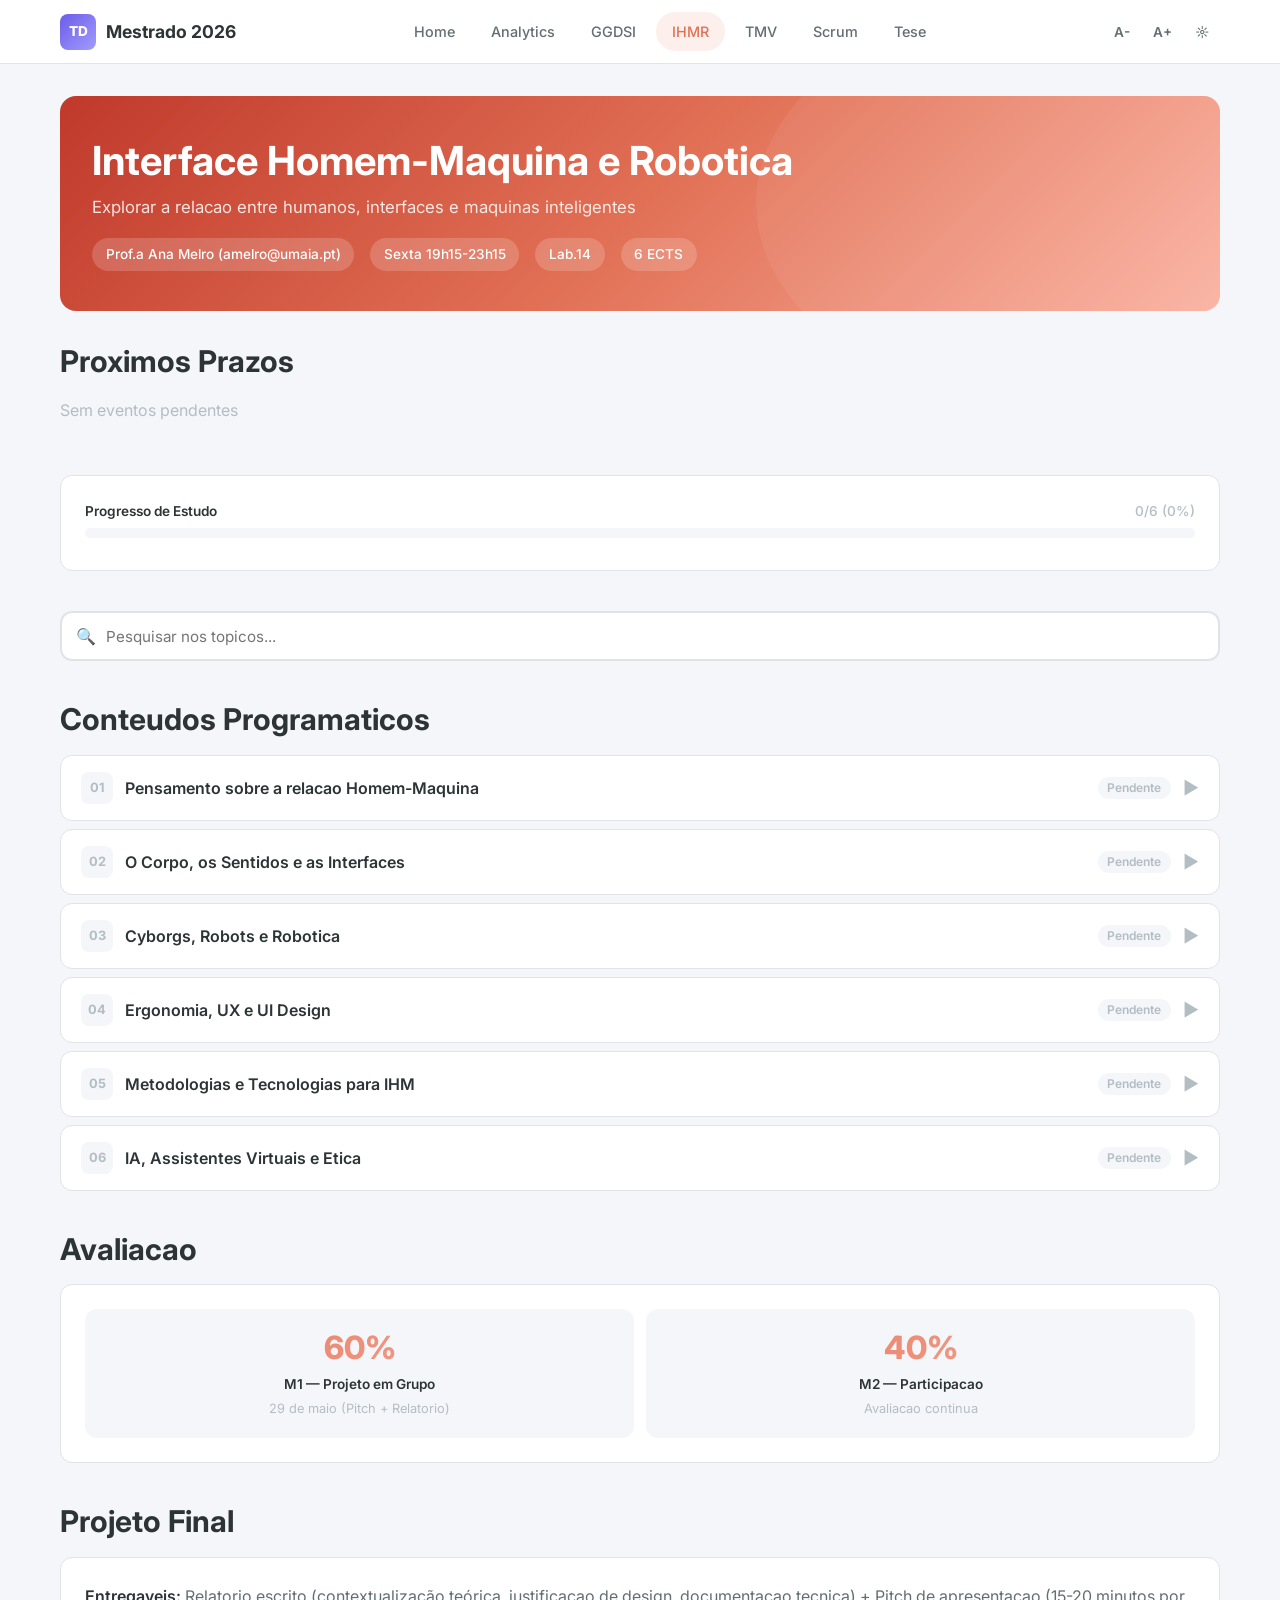
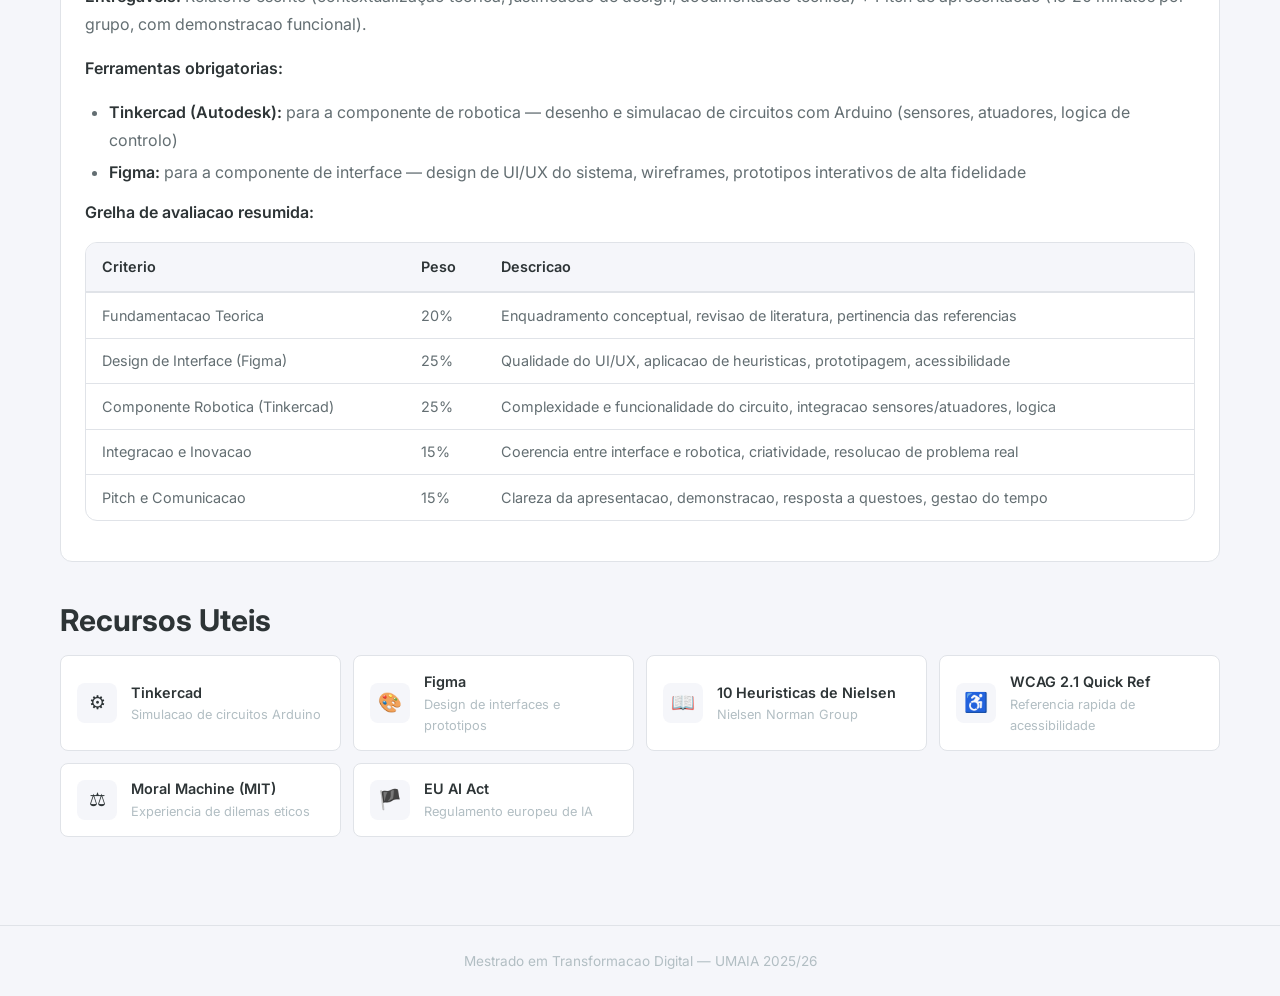
<file: ihmr.html>
<!DOCTYPE html>
<html lang="pt" data-theme="light">
<head>
  <meta charset="UTF-8">
  <meta name="viewport" content="width=device-width, initial-scale=1.0">
  <title>IHMR — Interface Homem-Maquina e Robotica</title>
  <link rel="preconnect" href="https://fonts.googleapis.com">
  <link href="https://fonts.googleapis.com/css2?family=Inter:wght@300;400;500;600;700;800&display=swap" rel="stylesheet">
  <link rel="stylesheet" href="styles.css">
  <link rel="icon" type="image/svg+xml" href="favicon.svg">
  <link rel="apple-touch-icon" href="apple-touch-icon.png">
</head>
<body data-page="ihmr">

<!-- Navbar -->
<nav class="navbar">
  <div class="container nav-container">
    <a href="index.html" class="nav-brand">
      <span class="nav-logo">TD</span>
      <span class="nav-title">Mestrado 2026</span>
    </a>
    <div class="nav-links">
      <a href="index.html" class="nav-link">Home</a>
      <a href="ba.html" class="nav-link discipline-ba">Analytics</a>
      <a href="ggdsi.html" class="nav-link discipline-ggdsi">GGDSI</a>
      <a href="ihmr.html" class="nav-link discipline-ihmr">IHMR</a>
      <a href="tmv.html" class="nav-link discipline-tmv">TMV</a>
      <a href="lsrtd.html" class="nav-link discipline-lsrtd">Scrum</a>
      <a href="tese.html" class="nav-link discipline-tese">Tese</a>
    </div>
    <div class="nav-controls">
      <button class="btn-icon" onclick="changeFontSize(-2)" title="Diminuir fonte">A-</button>
      <button class="btn-icon" onclick="changeFontSize(2)" title="Aumentar fonte">A+</button>
      <button class="btn-icon" onclick="toggleTheme()" title="Alternar tema">
        <span class="theme-icon-light">&#9790;</span>
        <span class="theme-icon-dark">&#9788;</span>
      </button>
      <button class="btn-icon mobile-menu-btn" onclick="toggleMobile()" aria-label="Menu">&#9776;</button>
    </div>
  </div>
</nav>
<div class="nav-links-mobile-overlay" id="mobileOverlay">
  <a href="index.html" class="nav-link">Home</a>
  <a href="ba.html" class="nav-link discipline-ba">Analytics</a>
  <a href="ggdsi.html" class="nav-link discipline-ggdsi">GGDSI</a>
  <a href="ihmr.html" class="nav-link discipline-ihmr">IHMR</a>
  <a href="tmv.html" class="nav-link discipline-tmv">TMV</a>
  <a href="lsrtd.html" class="nav-link discipline-lsrtd">Scrum</a>
  <a href="tese.html" class="nav-link discipline-tese">Tese</a>
</div>

<main class="container main-content">

  <!-- Hero -->
  <section class="hero hero-ihmr">
    <h1>Interface Homem-Maquina e Robotica</h1>
    <p>Explorar a relacao entre humanos, interfaces e maquinas inteligentes</p>
    <div class="hero-meta">
      <span>Prof.a Ana Melro (amelro@umaia.pt)</span>
      <span>Sexta 19h15-23h15</span>
      <span>Lab.14</span>
      <span>6 ECTS</span>
    </div>
  </section>

  <!-- Countdowns -->
  <section class="section">
    <h2>Proximos Prazos</h2>
    <div class="countdown-grid" id="countdownGrid"></div>
  </section>

  <!-- Progress -->
  <section class="section">
    <div class="card">
      <div class="progress-container">
        <div class="progress-label">
          <span>Progresso de Estudo</span>
          <span id="progressLabel">0/6 (0%)</span>
        </div>
        <div class="progress-bar">
          <div class="progress-fill ihmr" id="progressBar" style="width:0%"></div>
        </div>
      </div>
    </div>
  </section>

  <!-- Search -->
  <section class="section">
    <div class="search-container">
      <span class="search-icon">&#128269;</span>
      <input type="text" class="search-input" id="searchInput" placeholder="Pesquisar nos topicos...">
    </div>
  </section>

  <!-- Accordion Topics -->
  <section class="section">
    <h2>Conteudos Programaticos</h2>
    <div class="accordion">

      <!-- ============================================================ -->
      <!-- TOPIC 1: Pensamento sobre a relacao Homem-Maquina             -->
      <!-- ============================================================ -->
      <div class="accordion-item" data-topic="ihmr-t1">
        <button class="accordion-header">
          <span class="topic-number">01</span>
          <span class="topic-title">Pensamento sobre a relacao Homem-Maquina</span>
          <span class="topic-status">Pendente</span>
          <span class="accordion-icon">&#9654;</span>
        </button>
        <div class="accordion-body">
          <div class="accordion-content">

            <!-- Theory -->
            <div class="content-block">
              <h3>Teoria</h3>
              <div class="theory-text">
                <p><strong>A reflexao filosofica sobre a tecnologia</strong> acompanha a humanidade desde a Antiguidade, mas ganha contornos criticos especificos no seculo XX com a emergencia das tecnologias de massa, da automatizacao e, mais tarde, da digitalizacao. Nesta unidade, exploramos tres pensadores fundamentais que moldaram o modo como entendemos a relacao entre o humano e a maquina.</p>

                <p><strong>Martin Heidegger (1889-1976)</strong> introduziu o conceito de <em>Gestell</em> (enquadramento) na sua obra "A Questao da Tecnica" (1954). Para Heidegger, a tecnologia moderna nao e meramente um instrumento neutro; ela constitui um modo de "desvelamento" (<em>Entbergen</em>) que reduz a natureza e os proprios seres humanos a "reservas permanentes" (<em>Bestand</em>) — recursos disponiveis para serem explorados. O perigo da tecnica moderna reside neste enquadramento totalizante: ao vermos tudo como recurso, perdemos a capacidade de nos relacionarmos autenticamente com o mundo. Contudo, Heidegger tambem sugere que "onde cresce o perigo, cresce tambem o que salva" — a arte e a reflexao podem oferecer formas alternativas de desvelamento.</p>

                <p><strong>Walter Benjamin (1892-1940)</strong>, na sua celebre obra "A Obra de Arte na Era da Sua Reprodutibilidade Tecnica" (1936), analisou como a reproducao mecanica (fotografia, cinema) transformou a experiencia estetica. Benjamin introduziu o conceito de <em>aura</em> — a qualidade unica, autentica e irrepetivel de uma obra de arte, ligada ao seu "aqui e agora." A reprodutibilidade tecnica destroi a aura, democratizando o acesso a arte mas tambem abrindo caminho para a manipulacao politica das massas (como a estetizacao da politica pelo fascismo). Benjamin defendia a "politizacao da arte" como resposta.</p>

                <p><strong>Jean Baudrillard (1929-2007)</strong> levou esta reflexao mais longe com os conceitos de <em>simulacro</em> e <em>hiper-realidade</em>. Na sua obra "Simulacros e Simulacao" (1981), Baudrillard argumentou que nas sociedades contemporaneas, os signos e as simulacoes substituiram a realidade — vivemos numa hiper-realidade onde a distincao entre o real e a sua representacao colapsou. Os media, a publicidade e a tecnologia digital produzem uma realidade mais "real" que a propria realidade. A Disneyland, por exemplo, existe para fazer crer que o resto da America e "real."</p>

                <div class="highlight-box">
                  <p><strong>Dicotomias fundamentais:</strong> Arte vs. Tecnica (a tensao entre criacao expressiva e producao funcional); Realidade vs. Simulacro/Virtual (a fronteira cada vez mais difusa entre o vivido e o mediado); Corpo vs. Maquina (a questao de onde termina o organico e comeca o mecanico/digital).</p>
                </div>

                <p><strong>"The Machine Stops" (1909)</strong> de E.M. Forster e uma das obras pioneiras da ficcao especulativa sobre tecnologia. Escrita mais de um seculo antes da era digital, a novela descreve uma civilizacao subterranea totalmente dependente de "A Maquina" — um sistema omnipresente que gere todas as necessidades humanas: comunicacao, alimentacao, entretenimento, saude. Os temas sao surpreendentemente atuais:</p>
                <ul>
                  <li><strong>Maquina como autoridade:</strong> A Maquina substitui as instituicoes humanas e torna-se a entidade suprema, quase religiosa</li>
                  <li><strong>Vigilancia:</strong> toda a atividade humana e mediada e monitorizada pela Maquina</li>
                  <li><strong>Alienacao:</strong> os humanos perdem a capacidade de experiencia direta, de contacto fisico e de pensamento independente</li>
                  <li><strong>Fragilidade sistémica:</strong> quando a Maquina comeca a falhar, ninguem sabe repara-la — a dependencia total revelou-se fatal</li>
                </ul>

                <p><strong>Determinismo tecnologico vs. Construcao social da tecnologia (SCOT):</strong> O determinismo tecnologico sustenta que a tecnologia molda a sociedade de forma autonoma e inevitavel — a invencao da imprensa "causou" a Reforma, a internet "causou" a globalizacao. Por outro lado, a perspetiva da Construcao Social da Tecnologia (Pinch & Bijker, 1984) defende que sao os grupos sociais, os interesses economicos e as relacoes de poder que determinam quais tecnologias sao desenvolvidas, como sao usadas e que significados lhes sao atribuidos. A realidade e provavelmente co-constitutiva: tecnologia e sociedade moldam-se mutuamente.</p>
              </div>
            </div>

            <!-- Concept Cards -->
            <div class="content-block ihmr-accent">
              <h3>Conceitos-Chave</h3>
              <div class="concept-grid">
                <div class="concept-card">
                  <h4>Gestell</h4>
                  <p>Conceito heideggeriano de enquadramento: a tecnica moderna como modo de desvelamento que reduz tudo a recurso disponivel.</p>
                </div>
                <div class="concept-card">
                  <h4>Aura (Benjamin)</h4>
                  <p>Qualidade unica e irrepetivel da obra de arte original, destruida pela reproducao mecanica.</p>
                </div>
                <div class="concept-card">
                  <h4>Simulacro</h4>
                  <p>Copia sem original; signo que substitui e precede a realidade, segundo Baudrillard.</p>
                </div>
                <div class="concept-card">
                  <h4>Hiper-realidade</h4>
                  <p>Condicao em que a distincao entre real e simulacao colapsa — o simulacro torna-se mais "real" que o real.</p>
                </div>
                <div class="concept-card">
                  <h4>Determinismo Tecnologico</h4>
                  <p>Teoria que sustenta que a tecnologia e o motor autonomo da mudanca social.</p>
                </div>
                <div class="concept-card">
                  <h4>SCOT</h4>
                  <p>Construcao Social da Tecnologia — os grupos sociais e interesses determinam o desenvolvimento tecnologico.</p>
                </div>
              </div>
            </div>

            <!-- Flashcards -->
            <div class="content-block ihmr-accent">
              <h3>Flashcards</h3>
              <p class="flashcard-hint">Clique no cartao para ver a resposta</p>
              <div class="flashcard-grid">
                <div class="flashcard">
                  <div class="flashcard-inner">
                    <div class="flashcard-front">O que e o conceito de Gestell em Heidegger?</div>
                    <div class="flashcard-back">Enquadramento — o modo como a tecnica moderna desvela o mundo, reduzindo tudo (incluindo os humanos) a "reserva permanente" (Bestand), recurso disponivel para exploracao.</div>
                  </div>
                </div>
                <div class="flashcard">
                  <div class="flashcard-inner">
                    <div class="flashcard-front">O que e a "aura" segundo Walter Benjamin?</div>
                    <div class="flashcard-back">A qualidade unica, autentica e irrepetivel de uma obra de arte, ligada ao seu "aqui e agora" — destruida pela reprodutibilidade tecnica (fotografia, cinema).</div>
                  </div>
                </div>
                <div class="flashcard">
                  <div class="flashcard-inner">
                    <div class="flashcard-front">O que distingue simulacro de hiper-realidade em Baudrillard?</div>
                    <div class="flashcard-back">Simulacro e a copia sem original; hiper-realidade e a condicao cultural resultante, onde os simulacros substituem a realidade e a distincao real/ficcao colapsa.</div>
                  </div>
                </div>
                <div class="flashcard">
                  <div class="flashcard-inner">
                    <div class="flashcard-front">Quais sao os temas centrais de "The Machine Stops" de Forster?</div>
                    <div class="flashcard-back">A maquina como autoridade suprema, vigilancia total, alienacao dos humanos do mundo fisico, e a fragilidade catastrofica da dependencia tecnologica absoluta.</div>
                  </div>
                </div>
                <div class="flashcard">
                  <div class="flashcard-inner">
                    <div class="flashcard-front">O que defende o determinismo tecnologico?</div>
                    <div class="flashcard-back">Que a tecnologia e uma forca autonoma que molda e transforma a sociedade de forma inevitavel, independentemente das intencoes humanas.</div>
                  </div>
                </div>
                <div class="flashcard">
                  <div class="flashcard-inner">
                    <div class="flashcard-front">O que propoe a abordagem SCOT?</div>
                    <div class="flashcard-back">A Construcao Social da Tecnologia (Pinch & Bijker, 1984) defende que os grupos sociais, interesses e relacoes de poder determinam o desenvolvimento e significado das tecnologias.</div>
                  </div>
                </div>
              </div>
            </div>

            <!-- Quiz -->
            <div class="content-block">
              <h3>Quiz</h3>
              <div class="quiz-block">
                <p class="quiz-question-text">1. Qual conceito heideggeriano descreve a tecnica moderna como um modo de desvelamento totalizante?</p>
                <div class="quiz-options">
                  <button class="quiz-option">Dasein</button>
                  <button class="quiz-option" data-correct="true">Gestell (enquadramento)</button>
                  <button class="quiz-option">Entbergen</button>
                  <button class="quiz-option">Bestand</button>
                </div>
              </div>
              <div class="quiz-block">
                <p class="quiz-question-text">2. Segundo Benjamin, a reprodutibilidade tecnica da obra de arte destroi:</p>
                <div class="quiz-options">
                  <button class="quiz-option">O valor comercial da obra</button>
                  <button class="quiz-option">A intencao do artista</button>
                  <button class="quiz-option" data-correct="true">A aura — a unicidade e autenticidade ligada ao "aqui e agora"</button>
                  <button class="quiz-option">O contexto historico da criacao</button>
                </div>
              </div>
              <div class="quiz-block">
                <p class="quiz-question-text">3. Na novela "The Machine Stops" (1909), qual e a consequencia principal da dependencia total da Maquina?</p>
                <div class="quiz-options">
                  <button class="quiz-option">Os humanos tornam-se imortais</button>
                  <button class="quiz-option">A democracia e fortalecida</button>
                  <button class="quiz-option" data-correct="true">Quando a Maquina falha, a civilizacao colapsa porque ninguem sabe funcionar sem ela</button>
                  <button class="quiz-option">A maquina evolui para uma forma de vida autonoma</button>
                </div>
              </div>
              <div class="quiz-block">
                <p class="quiz-question-text">4. A teoria SCOT (Construcao Social da Tecnologia) opoe-se ao determinismo tecnologico porque defende que:</p>
                <div class="quiz-options">
                  <button class="quiz-option">A tecnologia nao tem impacto social</button>
                  <button class="quiz-option" data-correct="true">Sao os grupos sociais e interesses que determinam o desenvolvimento e significado das tecnologias</button>
                  <button class="quiz-option">O progresso tecnologico e linear e inevitavel</button>
                  <button class="quiz-option">A ciencia e a tecnologia sao sinonimos</button>
                </div>
              </div>
              <div class="quiz-score quiz-score-display hidden"></div>
              <button class="quiz-reset" onclick="resetQuiz(this)">Repetir Quiz</button>
            </div>

            <button class="btn btn-success btn-sm mark-studied" onclick="toggleStudied('ihmr-t1')">Marcar como estudado</button>
          </div>
        </div>
      </div>

      <!-- ============================================================ -->
      <!-- TOPIC 2: O Corpo, os Sentidos e as Interfaces                 -->
      <!-- ============================================================ -->
      <div class="accordion-item" data-topic="ihmr-t2">
        <button class="accordion-header">
          <span class="topic-number">02</span>
          <span class="topic-title">O Corpo, os Sentidos e as Interfaces</span>
          <span class="topic-status">Pendente</span>
          <span class="accordion-icon">&#9654;</span>
        </button>
        <div class="accordion-body">
          <div class="accordion-content">

            <!-- Theory -->
            <div class="content-block">
              <h3>Teoria</h3>
              <div class="theory-text">
                <p><strong>Definicao de Interface:</strong> Uma interface e o ponto de encontro, a superficie de contacto, entre duas entidades distintas — neste contexto, entre o ser humano e a maquina. E o meio atraves do qual o utilizador comunica intencoes ao sistema e o sistema comunica estados ao utilizador. A interface nao e neutra: ela molda, constrange e possibilita tipos especificos de interacao.</p>

                <p><strong>HMI e areas relacionadas:</strong> O campo da interacao humano-maquina abrange diversas subdisciplinas com siglas especificas:</p>
                <ul>
                  <li><strong>HMI</strong> (Human-Machine Interface) — termo amplo que engloba toda a interacao entre humanos e maquinas</li>
                  <li><strong>HCI</strong> (Human-Computer Interaction) — focada na interacao com computadores, com raizes na ciencia cognitiva e ergonomia</li>
                  <li><strong>HTI</strong> (Human-Technology Interaction) — perspetiva mais alargada que inclui tecnologias alem do computador</li>
                  <li><strong>GUI</strong> (Graphical User Interface) — interface grafica com janelas, icones, menus e apontador</li>
                  <li><strong>UI</strong> (User Interface) — termo geral para qualquer interface com o utilizador</li>
                </ul>

                <p><strong>Direcoes da interacao:</strong> A comunicacao entre humano e maquina opera em duas direcoes complementares:</p>
                <ul>
                  <li><strong>H2M (Human to Machine):</strong> o humano envia informacao a maquina — atraves de teclado, rato, toque, voz, gesto, movimento ocular, sinais cerebrais</li>
                  <li><strong>M2H (Machine to Human):</strong> a maquina comunica ao humano — atraves de ecra, som, vibracoes hapticas, luzes, projecoes</li>
                </ul>

                <p><strong>Marshall McLuhan (1911-1980)</strong>, na sua obra "Understanding Media: The Extensions of Man" (1964), propoe que toda a tecnologia e uma extensao dos sentidos e capacidades humanas. O martelo e uma extensao do punho, a roda uma extensao do pe, a roupa uma extensao da pele, o circuito eletrico uma extensao do sistema nervoso central. A sua frase mais celebre — <em>"the medium is the message"</em> — significa que o meio de comunicacao, independentemente do conteudo que transporta, transforma a percepcao, os habitos e as estruturas sociais. A televisao mudou a politica nao pelo que mostrava, mas pelo facto de ser televisao.</p>

                <p><strong>Donna Haraway (1944-)</strong>, no seu "Manifesto Cyborg" (1985) e em obras posteriores como "When Species Meet" (2008), propoe a tecnologia nao como mera extensao mas como <em>incorporacao</em>. O cyborg — organismo cibernetico — e uma figura que dissolve as fronteiras entre humano e maquina, natural e artificial, masculino e feminino. Para Haraway, ja somos todos cyborgs: dependemos de vacinas, oculos, proteses, smartphones. Esta condicao nao e alienante mas libertadora — permite reimaginar a identidade para alem das categorias tradicionais.</p>

                <div class="highlight-box">
                  <p><strong>Evolucao das interfaces:</strong> CLI (anos 1960, linha de comandos textual) → GUI/WYSIWYG (anos 1980, Xerox PARC, Apple Macintosh — icones, janelas, rato) → NUI (anos 2000, Natural User Interface — toque, gestos, voz) → BCI (Brain-Computer Interface — interfaces cerebrais diretas).</p>
                </div>

                <p><strong>Tipos de interfaces:</strong></p>
                <ul>
                  <li><strong>CLI (Command-Line Interface):</strong> interacao textual pura, eficiente para utilizadores experientes, elevada curva de aprendizagem</li>
                  <li><strong>GUI (Graphical User Interface):</strong> metafora visual do "ambiente de trabalho", janelas, menus, apontador</li>
                  <li><strong>MDI (Multiple Document Interface):</strong> varias janelas de documentos dentro de uma janela-mae</li>
                  <li><strong>FBI (Finger-Based Interface):</strong> ecras tateis, gestos de toque (pinch, swipe, tap)</li>
                  <li><strong>NLI (Natural Language Interface):</strong> interacao por linguagem natural, escrita ou falada</li>
                  <li><strong>Biometrica:</strong> reconhecimento de impressao digital, facial, da iris, voz</li>
                  <li><strong>Gesture-Driven:</strong> Kinect, Leap Motion — captura de movimentos corporais</li>
                  <li><strong>OUI (Organic User Interface):</strong> ecras flexiveis, superficies deformaveis, objetos computacionais tangiveis</li>
                  <li><strong>BCI/BMI (Brain-Computer/Machine Interface):</strong> traducao direta de sinais cerebrais em comandos</li>
                </ul>

                <p><strong>Neuralink e interfaces cerebro-computador:</strong> O projeto Neuralink (Elon Musk, fundado em 2016) desenvolve implantes cerebrais de alta resolucao que permitem a comunicacao direta entre o cerebro e dispositivos digitais. Em 2024, o primeiro implante humano (Noland Arbaugh, tetraplegico) demonstrou a capacidade de controlar um cursor de computador apenas com o pensamento. As BCI levantam questoes profundas sobre privacidade mental, identidade, equidade de acesso e a fronteira entre terapia e aprimoramento (enhancement).</p>
              </div>
            </div>

            <!-- Concept Cards -->
            <div class="content-block ihmr-accent">
              <h3>Conceitos-Chave</h3>
              <div class="concept-grid">
                <div class="concept-card">
                  <h4>Interface</h4>
                  <p>Ponto de contacto entre humano e maquina que medeia a comunicacao bidirecional entre ambos.</p>
                </div>
                <div class="concept-card">
                  <h4>H2M / M2H</h4>
                  <p>Direcoes da interacao: Human-to-Machine (input) e Machine-to-Human (output/feedback).</p>
                </div>
                <div class="concept-card">
                  <h4>The medium is the message</h4>
                  <p>McLuhan: o proprio meio de comunicacao transforma a percepcao e a sociedade, independentemente do conteudo.</p>
                </div>
                <div class="concept-card">
                  <h4>Manifesto Cyborg</h4>
                  <p>Haraway (1985): tecnologia como incorporacao que dissolve fronteiras tradicionais de identidade.</p>
                </div>
                <div class="concept-card">
                  <h4>NUI</h4>
                  <p>Natural User Interface — interacao por gestos, toque e voz, tornando a interface "invisivel."</p>
                </div>
                <div class="concept-card">
                  <h4>BCI</h4>
                  <p>Brain-Computer Interface — traducao direta de sinais cerebrais em comandos computacionais.</p>
                </div>
              </div>
            </div>

            <!-- Flashcards -->
            <div class="content-block ihmr-accent">
              <h3>Flashcards</h3>
              <p class="flashcard-hint">Clique no cartao para ver a resposta</p>
              <div class="flashcard-grid">
                <div class="flashcard">
                  <div class="flashcard-inner">
                    <div class="flashcard-front">O que e uma interface no contexto HMI?</div>
                    <div class="flashcard-back">O ponto de contacto entre o humano e a maquina, que medeia a comunicacao bidirecional — o humano envia intencoes (H2M) e a maquina fornece feedback (M2H).</div>
                  </div>
                </div>
                <div class="flashcard">
                  <div class="flashcard-inner">
                    <div class="flashcard-front">Qual a diferenca entre HCI e HMI?</div>
                    <div class="flashcard-back">HCI (Human-Computer Interaction) foca-se na interacao com computadores. HMI (Human-Machine Interface) e mais amplo, abrangendo qualquer tipo de maquina.</div>
                  </div>
                </div>
                <div class="flashcard">
                  <div class="flashcard-inner">
                    <div class="flashcard-front">O que significa "the medium is the message" de McLuhan?</div>
                    <div class="flashcard-back">Que o meio de comunicacao (imprensa, televisao, internet) transforma a percepcao e a sociedade independentemente do conteudo que transporta. O proprio meio molda a experiencia humana.</div>
                  </div>
                </div>
                <div class="flashcard">
                  <div class="flashcard-inner">
                    <div class="flashcard-front">O que propoe Donna Haraway com a figura do cyborg?</div>
                    <div class="flashcard-back">Que ja somos todos cyborgs — a tecnologia nao e extensao externa mas incorporacao que dissolve fronteiras entre humano/maquina, natural/artificial, permitindo reimaginar a identidade.</div>
                  </div>
                </div>
                <div class="flashcard">
                  <div class="flashcard-inner">
                    <div class="flashcard-front">Qual e a sequencia evolutiva das interfaces?</div>
                    <div class="flashcard-back">CLI (anos 60, linha de comandos) → GUI/WYSIWYG (anos 80, interface grafica) → NUI (anos 2000, toque e gestos) → BCI (interface cerebral direta).</div>
                  </div>
                </div>
                <div class="flashcard">
                  <div class="flashcard-inner">
                    <div class="flashcard-front">O que e uma OUI (Organic User Interface)?</div>
                    <div class="flashcard-back">Interface organica que utiliza ecras flexiveis, superficies deformaveis e objetos computacionais tangiveis — a forma fisica do dispositivo e parte da interacao.</div>
                  </div>
                </div>
                <div class="flashcard">
                  <div class="flashcard-inner">
                    <div class="flashcard-front">O que diferencia FBI de NUI?</div>
                    <div class="flashcard-back">FBI (Finger-Based Interface) refere-se especificamente a ecras tateis com gestos de dedos (pinch, swipe). NUI (Natural User Interface) e mais amplo, incluindo voz, gestos corporais e movimentos.</div>
                  </div>
                </div>
                <div class="flashcard">
                  <div class="flashcard-inner">
                    <div class="flashcard-front">Quais questoes eticas levanta a Neuralink/BCI?</div>
                    <div class="flashcard-back">Privacidade mental (quem acede aos dados cerebrais?), identidade pessoal, equidade de acesso, fronteira entre terapia e aprimoramento (enhancement), e seguranca dos implantes.</div>
                  </div>
                </div>
              </div>
            </div>

            <!-- Quiz -->
            <div class="content-block">
              <h3>Quiz</h3>
              <div class="quiz-block">
                <p class="quiz-question-text">1. Segundo McLuhan, a tecnologia funciona como:</p>
                <div class="quiz-options">
                  <button class="quiz-option">Um instrumento neutro sem impacto cultural</button>
                  <button class="quiz-option" data-correct="true">Uma extensao dos sentidos e capacidades humanas</button>
                  <button class="quiz-option">Uma ameaca existencial a humanidade</button>
                  <button class="quiz-option">Um produto exclusivo da revolucao industrial</button>
                </div>
              </div>
              <div class="quiz-block">
                <p class="quiz-question-text">2. Qual a sequencia correta da evolucao das interfaces?</p>
                <div class="quiz-options">
                  <button class="quiz-option">GUI → CLI → NUI → BCI</button>
                  <button class="quiz-option">NUI → GUI → CLI → BCI</button>
                  <button class="quiz-option" data-correct="true">CLI → GUI → NUI → BCI</button>
                  <button class="quiz-option">BCI → NUI → GUI → CLI</button>
                </div>
              </div>
              <div class="quiz-block">
                <p class="quiz-question-text">3. O "Manifesto Cyborg" de Donna Haraway (1985) propoe que:</p>
                <div class="quiz-options">
                  <button class="quiz-option">Os humanos devem rejeitar toda a tecnologia</button>
                  <button class="quiz-option">Os robots substituirao os humanos</button>
                  <button class="quiz-option" data-correct="true">A tecnologia como incorporacao dissolve fronteiras tradicionais de identidade</button>
                  <button class="quiz-option">A inteligencia artificial sera consciente ate 2050</button>
                </div>
              </div>
              <div class="quiz-block">
                <p class="quiz-question-text">4. O que distingue uma BCI das outras interfaces?</p>
                <div class="quiz-options">
                  <button class="quiz-option">Usa ecras tateis de alta resolucao</button>
                  <button class="quiz-option">Opera exclusivamente por comandos de voz</button>
                  <button class="quiz-option">Funciona apenas com realidade virtual</button>
                  <button class="quiz-option" data-correct="true">Traduz sinais cerebrais diretamente em comandos computacionais</button>
                </div>
              </div>
              <div class="quiz-block">
                <p class="quiz-question-text">5. A interacao M2H (Machine to Human) refere-se a:</p>
                <div class="quiz-options">
                  <button class="quiz-option">O utilizador digitar comandos no teclado</button>
                  <button class="quiz-option" data-correct="true">A maquina comunicar estados ao humano (ecra, som, vibracoes)</button>
                  <button class="quiz-option">A comunicacao entre duas maquinas</button>
                  <button class="quiz-option">A programacao de software</button>
                </div>
              </div>
              <div class="quiz-score quiz-score-display hidden"></div>
              <button class="quiz-reset" onclick="resetQuiz(this)">Repetir Quiz</button>
            </div>

            <button class="btn btn-success btn-sm mark-studied" onclick="toggleStudied('ihmr-t2')">Marcar como estudado</button>
          </div>
        </div>
      </div>

      <!-- ============================================================ -->
      <!-- TOPIC 3: Cyborgs, Robots e Robotica                          -->
      <!-- ============================================================ -->
      <div class="accordion-item" data-topic="ihmr-t3">
        <button class="accordion-header">
          <span class="topic-number">03</span>
          <span class="topic-title">Cyborgs, Robots e Robotica</span>
          <span class="topic-status">Pendente</span>
          <span class="accordion-icon">&#9654;</span>
        </button>
        <div class="accordion-body">
          <div class="accordion-content">

            <!-- Theory -->
            <div class="content-block">
              <h3>Teoria</h3>
              <div class="theory-text">
                <p><strong>Distincoes terminologicas fundamentais:</strong> Embora frequentemente confundidos na cultura popular, os termos que descrevem entidades na fronteira humano-maquina possuem significados distintos e precisos:</p>
                <ul>
                  <li><strong>Cyborg:</strong> organismo cibernetico — ser biologico aumentado por componentes mecanicos/eletronicos. O termo foi cunhado por Clynes & Kline (1960). Exemplo: Neil Harbisson, artista com uma antena implantada no cranio que lhe permite "ouvir" cores</li>
                  <li><strong>Humanoide:</strong> robot com forma geral semelhante ao corpo humano (cabeca, tronco, bracos, pernas) mas sem pretensao de parecer humano. Exemplo: Atlas (Boston Dynamics), ASIMO (Honda)</li>
                  <li><strong>Androide:</strong> robot com aparencia exterior indistinguivel de um ser humano. Exemplo: Sophia (Hanson Robotics)</li>
                  <li><strong>Avatar:</strong> representacao digital de uma pessoa num ambiente virtual, controlada em tempo real. Exemplo: avatares em VR, projeto Avatar XPRIZE</li>
                  <li><strong>Replicante:</strong> ser sintetico biologicamente identico ao humano (termo da ficcao — Blade Runner)</li>
                  <li><strong>Robot:</strong> maquina programavel capaz de realizar tarefas autonomamente ou semi-autonomamente</li>
                </ul>

                <p><strong>O conceito de cyborg (Haraway, 1985):</strong> No "Manifesto Cyborg", Donna Haraway utiliza a figura do cyborg como metafora politica para contestar categorias binarias: humano/animal, organismo/maquina, fisico/nao-fisico. O cyborg e um ser de fronteira que habita simultaneamente varios mundos. Esta perspetiva abriu caminho para conceitos como o <strong>pos-organico</strong> (superacao dos limites biologicos) e o <strong>trans-humano</strong> (uso de tecnologia para ampliar as capacidades humanas para alem dos seus limites naturais).</p>

                <p><strong>Cyborgs e pos-humanismo na ficcao:</strong></p>
                <ul>
                  <li><strong>Metropolis (1927):</strong> Fritz Lang — Maria e a primeira androide do cinema, levantando questoes sobre autenticidade e manipulacao</li>
                  <li><strong>Blade Runner (1982):</strong> Ridley Scott — replicantes que sao biologicamente humanos mas fabricados, questionando: o que nos torna humanos?</li>
                  <li><strong>Ex Machina (2015):</strong> Alex Garland — o teste de Turing como drama psicologico, a manipulacao emocional da IA</li>
                  <li><strong>Ghost in the Shell (1995):</strong> Mamoru Oshii — o "ghost" (consciencia) numa "shell" (corpo ciborguizado), identidade na era da digitalizacao total</li>
                  <li><strong>Westworld (2016-2022):</strong> anfitrioes (hosts) que desenvolvem consciencia, as implicacoes eticas de criar seres sencientes para entretenimento</li>
                </ul>

                <div class="highlight-box">
                  <p><strong>Origem da palavra "robot":</strong> O termo deriva do checo <em>robota</em> (trabalho forcado/servidao) e foi introduzido por Karel Capek na peca de teatro <em>R.U.R. — Rossum's Universal Robots</em> (1920). Na peca, os robots sao seres organicos fabricados para trabalhar — e acabam por se revoltar contra os seus criadores.</p>
                </div>

                <p><strong>Tres Leis da Robotica de Isaac Asimov</strong> (1942, publicadas no conto "Runaround"):</p>
                <ol>
                  <li><strong>1.a Lei:</strong> Um robot nao pode fazer mal a um ser humano ou, por inacao, permitir que um ser humano sofra algum mal</li>
                  <li><strong>2.a Lei:</strong> Um robot deve obedecer as ordens dos seres humanos, exceto quando tais ordens entrem em conflito com a Primeira Lei</li>
                  <li><strong>3.a Lei:</strong> Um robot deve proteger a sua propria existencia, desde que tal protecao nao entre em conflito com a Primeira ou Segunda Lei</li>
                </ol>
                <p>Asimov adicionou posteriormente a <strong>Lei Zero:</strong> Um robot nao pode causar dano a humanidade ou, por inacao, permitir que a humanidade sofra algum dano — uma lei que prevalece sobre todas as outras.</p>

                <p><strong>Constituicao de um robot:</strong></p>
                <ul>
                  <li><strong>Sensores:</strong> dispositivos de entrada que recolhem informacao do ambiente (analogos aos sentidos humanos)</li>
                  <li><strong>Atuadores:</strong> dispositivos de saida que executam acoes fisicas (analogos aos musculos)</li>
                  <li><strong>Controladores:</strong> unidade de processamento que interpreta dados dos sensores e envia comandos aos atuadores</li>
                  <li><strong>CPU:</strong> processador central que executa os algoritmos de controlo</li>
                  <li><strong>Fonte de energia:</strong> baterias, fuel cells, energia solar, ligacao a rede</li>
                </ul>

                <p><strong>Sensores roboticos:</strong></p>
                <ul>
                  <li><strong>MEMS (Micro-Electro-Mechanical Systems):</strong> acelerometros, giroscopios miniaturizados</li>
                  <li><strong>Visao:</strong> camaras RGB, camaras de profundidade (stereo, ToF), LIDAR</li>
                  <li><strong>Tato:</strong> sensores de pressao, forca, temperatura</li>
                  <li><strong>Audicao:</strong> microfones, arrays de microfones para localizacao sonora</li>
                  <li><strong>Distancia:</strong> ultrassons, infravermelhos, laser/LIDAR</li>
                </ul>

                <p><strong>Atuadores roboticos:</strong></p>
                <ul>
                  <li><strong>Motores DC:</strong> rotacao continua, controlo de velocidade simples</li>
                  <li><strong>Servo motores:</strong> controlo preciso de posicao angular</li>
                  <li><strong>Stepper (passo-a-passo):</strong> movimentos discretos com alta precisao posicional</li>
                  <li><strong>Pneumaticos/hidraulicos:</strong> para forca elevada e movimentos lineares</li>
                </ul>

                <p><strong>Human-Robot Interaction (HRI):</strong> Campo interdisciplinar que estuda como os humanos interagem com robots. Abrange aspetos de design de interface, ergonomia, psicologia (confianca, aceitacao), comunicacao (verbal e nao-verbal), e seguranca. A HRI e crucial no desenvolvimento de robots colaborativos (cobots) e robots sociais.</p>

                <p><strong>Robots de servico:</strong> Robots nao-industriais que prestam servicos uteis aos humanos:</p>
                <ul>
                  <li><strong>Educacao:</strong> NAO, Pepper — tutores interativos para criancas</li>
                  <li><strong>Medicina:</strong> Da Vinci (cirurgia robotica), robots de reabilitacao, robots de companhia para idosos</li>
                  <li><strong>Industria:</strong> robots de armazem (Amazon Robotics/Kiva), AGVs (Automated Guided Vehicles)</li>
                  <li><strong>Hotelaria:</strong> robots de recepcao, entrega de quartos (Henn-na Hotel, Japao)</li>
                  <li><strong>Aeroportos:</strong> robots de informacao, assistencia a passageiros com mobilidade reduzida</li>
                </ul>

                <p><strong>Tipos de robots industriais:</strong></p>
                <ul>
                  <li><strong>Articulado:</strong> 4-6 eixos rotativos, o mais comum, grande flexibilidade (soldadura, pintura)</li>
                  <li><strong>SCARA:</strong> (Selective Compliance Assembly Robot Arm) — rapido em movimentos horizontais, ideal para montagem</li>
                  <li><strong>Cartesiano/Portico:</strong> 3 eixos lineares (X, Y, Z), alta precisao, grande area de trabalho</li>
                  <li><strong>Delta:</strong> estrutura paralela, extremamente rapido, ideal para pick-and-place</li>
                  <li><strong>Colaborativo (Cobot):</strong> trabalha ao lado de humanos sem barreiras fisicas, sensores de forca, velocidade limitada</li>
                  <li><strong>Cilindrico:</strong> eixo rotativo com extensao linear, area de trabalho cilindrica</li>
                </ul>
              </div>
            </div>

            <!-- Concept Cards -->
            <div class="content-block ihmr-accent">
              <h3>Conceitos-Chave</h3>
              <div class="concept-grid">
                <div class="concept-card">
                  <h4>Cyborg</h4>
                  <p>Organismo cibernetico — ser biologico aumentado por componentes mecanicos ou eletronicos (Clynes & Kline, 1960).</p>
                </div>
                <div class="concept-card">
                  <h4>Androide vs. Humanoide</h4>
                  <p>Androide parece indistinguivel de humano; humanoide tem forma humana mas sem pretensao de aparencia realista.</p>
                </div>
                <div class="concept-card">
                  <h4>Leis de Asimov</h4>
                  <p>Tres leis hierarquicas que regulam o comportamento dos robots: nao causar dano, obedecer, autopreservar-se.</p>
                </div>
                <div class="concept-card">
                  <h4>Cobot</h4>
                  <p>Robot colaborativo que trabalha lado a lado com humanos, sem barreiras fisicas, equipado com sensores de seguranca.</p>
                </div>
                <div class="concept-card">
                  <h4>MEMS</h4>
                  <p>Micro-Electro-Mechanical Systems — sensores miniaturizados (acelerometros, giroscopios) essenciais na robotica moderna.</p>
                </div>
                <div class="concept-card">
                  <h4>HRI</h4>
                  <p>Human-Robot Interaction — campo interdisciplinar que estuda design, confianca, comunicacao e seguranca na interacao humano-robot.</p>
                </div>
              </div>
            </div>

            <!-- Flashcards -->
            <div class="content-block ihmr-accent">
              <h3>Flashcards</h3>
              <p class="flashcard-hint">Clique no cartao para ver a resposta</p>
              <div class="flashcard-grid">
                <div class="flashcard">
                  <div class="flashcard-inner">
                    <div class="flashcard-front">Qual a origem da palavra "robot"?</div>
                    <div class="flashcard-back">Do checo "robota" (trabalho forcado), introduzida por Karel Capek na peca R.U.R. — Rossum's Universal Robots (1920).</div>
                  </div>
                </div>
                <div class="flashcard">
                  <div class="flashcard-inner">
                    <div class="flashcard-front">Quais sao as Tres Leis da Robotica de Asimov?</div>
                    <div class="flashcard-back">1. Nao causar dano a humanos; 2. Obedecer a humanos (exceto se violar a 1.a); 3. Autopreservar-se (exceto se violar a 1.a ou 2.a). Lei Zero: nao causar dano a humanidade.</div>
                  </div>
                </div>
                <div class="flashcard">
                  <div class="flashcard-inner">
                    <div class="flashcard-front">O que distingue um cyborg de um androide?</div>
                    <div class="flashcard-back">Cyborg e um ser biologico com componentes mecanicos/eletronicos. Androide e um robot inteiramente artificial com aparencia humana indistinguivel.</div>
                  </div>
                </div>
                <div class="flashcard">
                  <div class="flashcard-inner">
                    <div class="flashcard-front">Quais sao os 5 componentes basicos de um robot?</div>
                    <div class="flashcard-back">Sensores (recolhem dados do ambiente), atuadores (executam acoes), controladores (processam informacao), CPU (executa algoritmos), e fonte de energia.</div>
                  </div>
                </div>
                <div class="flashcard">
                  <div class="flashcard-inner">
                    <div class="flashcard-front">O que e um cobot?</div>
                    <div class="flashcard-back">Robot colaborativo que trabalha ao lado de humanos sem barreiras de seguranca fisicas, equipado com sensores de forca e velocidade limitada para garantir seguranca.</div>
                  </div>
                </div>
                <div class="flashcard">
                  <div class="flashcard-inner">
                    <div class="flashcard-front">Quais sao os 4 tipos principais de atuadores roboticos?</div>
                    <div class="flashcard-back">Motores DC (rotacao continua), servo motores (posicao angular precisa), stepper/passo-a-passo (movimentos discretos), e pneumaticos/hidraulicos (forca elevada).</div>
                  </div>
                </div>
                <div class="flashcard">
                  <div class="flashcard-inner">
                    <div class="flashcard-front">O que e um robot SCARA?</div>
                    <div class="flashcard-back">Selective Compliance Assembly Robot Arm — robot rapido em movimentos horizontais, com conformidade seletiva, ideal para tarefas de montagem e pick-and-place.</div>
                  </div>
                </div>
                <div class="flashcard">
                  <div class="flashcard-inner">
                    <div class="flashcard-front">Quais obras de ficcao exploram o pos-humanismo?</div>
                    <div class="flashcard-back">Metropolis (1927), Blade Runner (1982), Ghost in the Shell (1995), Ex Machina (2015), Westworld (2016-2022) — todas questionam a fronteira humano/maquina.</div>
                  </div>
                </div>
              </div>
            </div>

            <!-- Quiz -->
            <div class="content-block">
              <h3>Quiz</h3>
              <div class="quiz-block">
                <p class="quiz-question-text">1. Quem introduziu o termo "robot" e em que obra?</p>
                <div class="quiz-options">
                  <button class="quiz-option">Isaac Asimov em "I, Robot" (1950)</button>
                  <button class="quiz-option" data-correct="true">Karel Capek em R.U.R. — Rossum's Universal Robots (1920)</button>
                  <button class="quiz-option">Alan Turing em "Computing Machinery and Intelligence" (1950)</button>
                  <button class="quiz-option">Philip K. Dick em "Do Androids Dream of Electric Sheep?" (1968)</button>
                </div>
              </div>
              <div class="quiz-block">
                <p class="quiz-question-text">2. Qual a principal diferenca entre um humanoide e um androide?</p>
                <div class="quiz-options">
                  <button class="quiz-option">O humanoide tem consciencia, o androide nao</button>
                  <button class="quiz-option">O humanoide e biologico, o androide e mecanico</button>
                  <button class="quiz-option" data-correct="true">O humanoide tem forma humana sem pretender parecer humano; o androide e visualmente indistinguivel de um humano</button>
                  <button class="quiz-option">Nao ha diferenca — sao sinonimos</button>
                </div>
              </div>
              <div class="quiz-block">
                <p class="quiz-question-text">3. Segundo as Leis de Asimov, qual delas tem prioridade maxima?</p>
                <div class="quiz-options">
                  <button class="quiz-option">A 3.a Lei (autopreservacao)</button>
                  <button class="quiz-option">A 2.a Lei (obediencia)</button>
                  <button class="quiz-option" data-correct="true">A 1.a Lei (nao causar dano a humanos) — ou a Lei Zero (nao causar dano a humanidade)</button>
                  <button class="quiz-option">Todas tem igual prioridade</button>
                </div>
              </div>
              <div class="quiz-block">
                <p class="quiz-question-text">4. Qual tipo de robot industrial e ideal para operacoes pick-and-place de alta velocidade?</p>
                <div class="quiz-options">
                  <button class="quiz-option">Articulado</button>
                  <button class="quiz-option">Cartesiano</button>
                  <button class="quiz-option">SCARA</button>
                  <button class="quiz-option" data-correct="true">Delta (estrutura paralela, extremamente rapido)</button>
                </div>
              </div>
              <div class="quiz-block">
                <p class="quiz-question-text">5. O que caracteriza um cobot (robot colaborativo)?</p>
                <div class="quiz-options">
                  <button class="quiz-option" data-correct="true">Trabalha ao lado de humanos sem barreiras fisicas, com sensores de forca e velocidade limitada</button>
                  <button class="quiz-option">Opera apenas em ambientes sem humanos</button>
                  <button class="quiz-option">E controlado exclusivamente por inteligencia artificial</button>
                  <button class="quiz-option">Replica a aparencia humana para interacao social</button>
                </div>
              </div>
              <div class="quiz-score quiz-score-display hidden"></div>
              <button class="quiz-reset" onclick="resetQuiz(this)">Repetir Quiz</button>
            </div>

            <button class="btn btn-success btn-sm mark-studied" onclick="toggleStudied('ihmr-t3')">Marcar como estudado</button>
          </div>
        </div>
      </div>

      <!-- ============================================================ -->
      <!-- TOPIC 4: Ergonomia, UX e UI Design (ORIGINAL CONTENT)        -->
      <!-- ============================================================ -->
      <div class="accordion-item" data-topic="ihmr-t4">
        <button class="accordion-header">
          <span class="topic-number">04</span>
          <span class="topic-title">Ergonomia, UX e UI Design</span>
          <span class="topic-status">Pendente</span>
          <span class="accordion-icon">&#9654;</span>
        </button>
        <div class="accordion-body">
          <div class="accordion-content">

            <!-- Theory -->
            <div class="content-block">
              <h3>Teoria</h3>
              <div class="theory-text">
                <p><strong>Ergonomia</strong> (do grego <em>ergon</em> = trabalho + <em>nomos</em> = lei) e a disciplina cientifica que estuda a interacao entre seres humanos e outros elementos de um sistema, aplicando principios teoricos, dados e metodos para otimizar o bem-estar humano e o desempenho global do sistema (definicao da IEA — International Ergonomics Association). A ergonomia divide-se em tres dominios:</p>
                <ul>
                  <li><strong>Ergonomia Fisica:</strong> anatomia, antropometria, fisiologia e biomecânica em relacao a atividade fisica. Abrange posturas de trabalho, manuseio de materiais, movimentos repetitivos, doencas musculo-esqueléticas, layout do posto de trabalho, seguranca e saude</li>
                  <li><strong>Ergonomia Cognitiva:</strong> processos mentais como percepcao, memoria, raciocinio e resposta motora. Abrange carga mental, tomada de decisao, interacao humano-computador, fiabilidade humana, stress laboral e formacao</li>
                  <li><strong>Ergonomia Organizacional:</strong> otimizacao de sistemas sociotecnicos, incluindo estruturas organizacionais, politicas e processos. Abrange comunicacao, gestao de recursos, organizacao temporal do trabalho, trabalho em equipa, trabalho cooperativo e cultura organizacional</li>
                </ul>

                <div class="highlight-box">
                  <p><strong>As 10 Heuristicas de Usabilidade de Jakob Nielsen (1994)</strong> constituem o framework mais influente para avaliar a qualidade de interfaces de utilizador. Nao sao regras rigidas mas principios orientadores de design.</p>
                </div>

                <p><strong>1. Visibilidade do estado do sistema:</strong> O sistema deve manter o utilizador sempre informado sobre o que esta a acontecer, atraves de feedback adequado e atempado. Exemplos: barra de progresso durante o upload de ficheiros, indicador de "a digitar..." no chat, breadcrumbs de navegacao.</p>

                <p><strong>2. Correspondencia com o mundo real:</strong> O sistema deve falar a linguagem do utilizador, com palavras, frases e conceitos familiares, em vez de termos tecnicos internos. A informacao deve aparecer numa ordem natural e logica. Exemplos: icone de caixote do lixo para apagar, metafora de "pastas" para organizar ficheiros.</p>

                <p><strong>3. Controlo e liberdade do utilizador:</strong> Os utilizadores cometem erros frequentemente e precisam de uma "saida de emergencia" clara para abandonar o estado indesejado sem passar por dialogos extensos. Suportar undo e redo. Exemplos: botao "voltar," confirmacao antes de acoes irreversiveis, desfazer (Ctrl+Z).</p>

                <p><strong>4. Consistencia e padroes:</strong> Os utilizadores nao devem ter de adivinhar se palavras, situacoes ou acoes diferentes significam a mesma coisa. Seguir convencoes da plataforma. Exemplos: o botao de fechar esta sempre no canto superior direito (Windows), links sao azuis e sublinhados.</p>

                <p><strong>5. Prevencao de erros:</strong> Melhor do que boas mensagens de erro e um design cuidadoso que previna os problemas em primeiro lugar. Eliminar condicoes propicias a erro ou pedir confirmacao antes de acoes criticas. Exemplos: desativar botao de submissao ate o formulario estar completo, sugestoes de autocomplete.</p>

                <p><strong>6. Reconhecimento em vez de recordacao:</strong> Minimizar a carga de memoria do utilizador tornando objetos, acoes e opcoes visiveis. O utilizador nao deve ter de memorizar informacao entre dialogos. Exemplos: menus dropdown em vez de campos de texto livre, historico de pesquisa recente.</p>

                <p><strong>7. Flexibilidade e eficiencia de uso:</strong> Aceleradores — invisiveis para o utilizador principiante — podem acelerar a interacao para o utilizador experiente. Permitir personalizacao de acoes frequentes. Exemplos: atalhos de teclado, macros, interfaces personalizaveis.</p>

                <p><strong>8. Design estetico e minimalista:</strong> Os dialogos nao devem conter informacao irrelevante ou raramente necessaria. Cada unidade extra de informacao compete com as unidades relevantes e diminui a sua visibilidade relativa. Exemplos: whitespace generoso, hierarquia visual clara, progressive disclosure.</p>

                <p><strong>9. Ajudar os utilizadores a reconhecer, diagnosticar e recuperar de erros:</strong> As mensagens de erro devem ser expressas em linguagem simples (sem codigos), indicar precisamente o problema e sugerir uma solucao construtiva. Exemplos: "Email invalido — verifique se inclui @" em vez de "Erro 422."</p>

                <p><strong>10. Ajuda e documentacao:</strong> Embora seja melhor que o sistema seja utilizavel sem documentacao, pode ser necessario fornecer ajuda. Essa informacao deve ser facil de pesquisar, focada na tarefa do utilizador, listar passos concretos e nao ser demasiado extensa. Exemplos: tooltips contextuais, FAQs, tutoriais interativos (onboarding).</p>

                <p><strong>UX (User Experience) vs. UI (User Interface):</strong></p>
                <ul>
                  <li><strong>UX</strong> abrange a totalidade da experiencia do utilizador com o produto ou servico: pesquisa, estrategia, arquitetura de informacao, fluxos de interacao, testes de usabilidade, acessibilidade. E o "como funciona" e "como se sente." O UX Designer pergunta: o utilizador consegue completar a tarefa de forma eficaz, eficiente e satisfatoria?</li>
                  <li><strong>UI</strong> foca-se nos elementos visuais e interativos da interface: tipografia, paleta de cores, icones, botoes, espacamento, animacoes, responsividade. E o "como parece." O UI Designer cria a camada visual e interativa que materializa as decisoes de UX.</li>
                  <li><strong>Complementaridade:</strong> UX sem boa UI resulta num produto funcional mas visualmente desagradavel. UI sem boa UX resulta num produto bonito mas dificil de usar. Ambas sao essenciais para o sucesso do produto.</li>
                </ul>

                <p><strong>User-Centered Design (UCD) — ISO 9241-210:</strong> O UCD e uma abordagem de design que coloca o utilizador no centro de todo o processo de desenvolvimento. A norma ISO 9241-210 (2019) estabelece 6 principios: (1) o design baseia-se na compreensao explicita dos utilizadores, tarefas e ambientes; (2) os utilizadores sao envolvidos ao longo do processo; (3) o design e conduzido e refinado pela avaliacao centrada no utilizador; (4) o processo e iterativo; (5) o design aborda a experiencia do utilizador como um todo; (6) a equipa de design inclui competencias e perspetivas multidisciplinares.</p>

                <p><strong>Design Thinking</strong> e uma metodologia de resolucao de problemas centrada no humano, popularizada pela IDEO e pelo d.school de Stanford. O processo envolve 5 fases (nao necessariamente lineares):</p>
                <ol>
                  <li><strong>Empatizar:</strong> observar e entrevistar utilizadores para compreender as suas necessidades, motivacoes, frustracacoes e contexto de uso</li>
                  <li><strong>Definir:</strong> sintetizar os insights recolhidos num "ponto de vista" (POV) claro — qual e o problema real a resolver?</li>
                  <li><strong>Idear:</strong> gerar o maior numero possivel de ideias e solucoes criativas (brainstorming, brainwriting, crazy 8s)</li>
                  <li><strong>Prototipar:</strong> construir representacoes rapidas e baratas das solucoes para tornar ideias tangiveis e testaveis</li>
                  <li><strong>Testar:</strong> colocar os prototipos diante dos utilizadores reais, recolher feedback, iterar</li>
                </ol>

                <p><strong>Acessibilidade — WCAG 2.1:</strong> As Web Content Accessibility Guidelines (WCAG) sao as diretrizes internacionais para a acessibilidade de conteudos web, publicadas pelo W3C. Baseiam-se em 4 principios POUR:</p>
                <ul>
                  <li><strong>Percetivel (Perceivable):</strong> a informacao deve poder ser apresentada de formas que os utilizadores possam percecionar (alt-text, legendas, contraste)</li>
                  <li><strong>Operavel (Operable):</strong> os componentes da interface devem ser operaveis por todos (navegacao por teclado, tempo suficiente, sem convulsoes)</li>
                  <li><strong>Compreensivel (Understandable):</strong> a informacao e a operacao da interface devem ser compreensiveis (linguagem clara, comportamento previsivel, prevencao de erros)</li>
                  <li><strong>Robusto (Robust):</strong> o conteudo deve poder ser interpretado por uma ampla variedade de agentes de utilizador, incluindo tecnologias assistivas</li>
                </ul>
                <p>Tres niveis de conformidade: <strong>A</strong> (minimo), <strong>AA</strong> (recomendado para a maioria dos contextos, exigido por lei na UE), <strong>AAA</strong> (maximo). O design inclusivo visa criar produtos que funcionem para o maior numero possivel de pessoas, independentemente de capacidade, idade, genero, contexto cultural ou tecnologico.</p>

                <p><strong>Wireframes, mockups e prototipos:</strong></p>
                <ul>
                  <li><strong>Wireframe (low-fidelity):</strong> esquema estrutural em preto/cinza sem detalhe visual — define layout, hierarquia, fluxos de navegacao. Rapido de criar, ideal para discussao de conceito</li>
                  <li><strong>Mockup (high-fidelity):</strong> representacao visual estatica com cores, tipografia, icones e imagens reais — mostra o aspeto final da interface sem interatividade</li>
                  <li><strong>Prototipo:</strong> simulacao interativa que permite ao utilizador navegar entre ecras e interagir com elementos. Pode ser low-fi (papel, Balsamiq) ou high-fi (Figma, Adobe XD com interacoes e animacoes)</li>
                </ul>

                <p><strong>Ferramentas de design:</strong> <strong>Figma</strong> (colaborativo, baseado em browser, o mais popular atualmente), <strong>Sketch</strong> (macOS, pioneiro do design de interfaces moderno), <strong>Adobe XD</strong> (integrado no ecossistema Adobe). Figma destaca-se pela colaboracao em tempo real, componentes reutilizaveis, design systems, prototipagem integrada e versao gratuita robusta.</p>
              </div>
            </div>

            <!-- Concept Cards -->
            <div class="content-block ihmr-accent">
              <h3>Conceitos-Chave</h3>
              <div class="concept-grid">
                <div class="concept-card">
                  <h4>Ergonomia Cognitiva</h4>
                  <p>Dominio da ergonomia focado nos processos mentais: percepcao, memoria, raciocinio e carga mental na interacao.</p>
                </div>
                <div class="concept-card">
                  <h4>Heuristicas de Nielsen</h4>
                  <p>10 principios orientadores de usabilidade para avaliar a qualidade de interfaces de utilizador.</p>
                </div>
                <div class="concept-card">
                  <h4>UX vs. UI</h4>
                  <p>UX = experiencia total (como funciona). UI = camada visual e interativa (como parece). Complementares.</p>
                </div>
                <div class="concept-card">
                  <h4>UCD (ISO 9241-210)</h4>
                  <p>User-Centered Design — abordagem iterativa que coloca o utilizador no centro do processo de desenvolvimento.</p>
                </div>
                <div class="concept-card">
                  <h4>WCAG 2.1</h4>
                  <p>Diretrizes de acessibilidade web (W3C). Principios POUR: Percetivel, Operavel, Compreensivel, Robusto. Niveis A/AA/AAA.</p>
                </div>
                <div class="concept-card">
                  <h4>Design Thinking</h4>
                  <p>Metodologia em 5 fases: Empatizar, Definir, Idear, Prototipar, Testar — centrada no humano, iterativa e criativa.</p>
                </div>
              </div>
            </div>

            <!-- Flashcards -->
            <div class="content-block ihmr-accent">
              <h3>Flashcards</h3>
              <p class="flashcard-hint">Clique no cartao para ver a resposta</p>
              <div class="flashcard-grid">
                <div class="flashcard">
                  <div class="flashcard-inner">
                    <div class="flashcard-front">Quais sao os tres dominios da ergonomia (IEA)?</div>
                    <div class="flashcard-back">Ergonomia Fisica (anatomia, posturas, seguranca), Cognitiva (percepcao, memoria, carga mental) e Organizacional (estruturas, processos, cultura de trabalho).</div>
                  </div>
                </div>
                <div class="flashcard">
                  <div class="flashcard-inner">
                    <div class="flashcard-front">O que e a heuristica "Visibilidade do estado do sistema"?</div>
                    <div class="flashcard-back">O sistema deve manter o utilizador informado sobre o que esta a acontecer, com feedback adequado e atempado. Ex.: barra de progresso, indicador "a carregar."</div>
                  </div>
                </div>
                <div class="flashcard">
                  <div class="flashcard-inner">
                    <div class="flashcard-front">Qual a diferenca entre UX e UI?</div>
                    <div class="flashcard-back">UX abrange toda a experiencia (pesquisa, fluxos, usabilidade — "como funciona"). UI foca-se nos elementos visuais e interativos (cores, tipografia — "como parece"). Sao complementares.</div>
                  </div>
                </div>
                <div class="flashcard">
                  <div class="flashcard-inner">
                    <div class="flashcard-front">Quais sao as 5 fases do Design Thinking?</div>
                    <div class="flashcard-back">1. Empatizar (compreender utilizadores), 2. Definir (sintetizar o problema), 3. Idear (gerar solucoes), 4. Prototipar (construir representacoes), 5. Testar (avaliar com utilizadores).</div>
                  </div>
                </div>
                <div class="flashcard">
                  <div class="flashcard-inner">
                    <div class="flashcard-front">O que significam os principios POUR no WCAG?</div>
                    <div class="flashcard-back">Perceivable (percetivel), Operable (operavel), Understandable (compreensivel), Robust (robusto) — os 4 pilares da acessibilidade web.</div>
                  </div>
                </div>
                <div class="flashcard">
                  <div class="flashcard-inner">
                    <div class="flashcard-front">O que e a norma ISO 9241-210?</div>
                    <div class="flashcard-back">Norma internacional para User-Centered Design: design baseado na compreensao de utilizadores, envolvimento ao longo do processo, avaliacao centrada no utilizador, iteracao, abordagem holistica, equipa multidisciplinar.</div>
                  </div>
                </div>
                <div class="flashcard">
                  <div class="flashcard-inner">
                    <div class="flashcard-front">O que distingue wireframe, mockup e prototipo?</div>
                    <div class="flashcard-back">Wireframe = esquema estrutural sem visual. Mockup = representacao visual estatica (cores, tipografia). Prototipo = simulacao interativa navegavel (low-fi ou high-fi).</div>
                  </div>
                </div>
                <div class="flashcard">
                  <div class="flashcard-inner">
                    <div class="flashcard-front">Qual heuristica de Nielsen diz "reconhecimento em vez de recordacao"?</div>
                    <div class="flashcard-back">A 6.a heuristica: minimizar a carga de memoria tornando opcoes e acoes visiveis. O utilizador nao deve ter de memorizar informacao entre ecras. Ex.: menus dropdown, historico recente.</div>
                  </div>
                </div>
              </div>
            </div>

            <!-- Quiz -->
            <div class="content-block">
              <h3>Quiz</h3>
              <div class="quiz-block">
                <p class="quiz-question-text">1. Qual das seguintes NAO e uma das 10 heuristicas de Nielsen?</p>
                <div class="quiz-options">
                  <button class="quiz-option">Visibilidade do estado do sistema</button>
                  <button class="quiz-option">Prevencao de erros</button>
                  <button class="quiz-option" data-correct="true">Maximizacao de funcionalidades visiveis</button>
                  <button class="quiz-option">Consistencia e padroes</button>
                </div>
              </div>
              <div class="quiz-block">
                <p class="quiz-question-text">2. Qual a principal diferenca entre UX e UI?</p>
                <div class="quiz-options">
                  <button class="quiz-option">UX foca-se na aparencia, UI na funcionalidade</button>
                  <button class="quiz-option" data-correct="true">UX abrange toda a experiencia (como funciona), UI foca-se nos elementos visuais (como parece)</button>
                  <button class="quiz-option">UX e para aplicacoes moveis, UI e para web</button>
                  <button class="quiz-option">UX e subjetivo, UI e objetivo</button>
                </div>
              </div>
              <div class="quiz-block">
                <p class="quiz-question-text">3. Qual o acronimo POUR no contexto WCAG?</p>
                <div class="quiz-options">
                  <button class="quiz-option">Practical, Organized, Useful, Resilient</button>
                  <button class="quiz-option">Planned, Optimized, Universal, Responsive</button>
                  <button class="quiz-option" data-correct="true">Perceivable, Operable, Understandable, Robust</button>
                  <button class="quiz-option">Precise, Observable, Usable, Reliable</button>
                </div>
              </div>
              <div class="quiz-block">
                <p class="quiz-question-text">4. No Design Thinking, qual fase envolve gerar o maior numero possivel de ideias?</p>
                <div class="quiz-options">
                  <button class="quiz-option">Empatizar</button>
                  <button class="quiz-option">Definir</button>
                  <button class="quiz-option" data-correct="true">Idear</button>
                  <button class="quiz-option">Prototipar</button>
                </div>
              </div>
              <div class="quiz-block">
                <p class="quiz-question-text">5. Qual nivel de conformidade WCAG e geralmente exigido por lei na UE?</p>
                <div class="quiz-options">
                  <button class="quiz-option">Nivel A</button>
                  <button class="quiz-option" data-correct="true">Nivel AA</button>
                  <button class="quiz-option">Nivel AAA</button>
                  <button class="quiz-option">Nao ha nivel exigido</button>
                </div>
              </div>
              <div class="quiz-score quiz-score-display hidden"></div>
              <button class="quiz-reset" onclick="resetQuiz(this)">Repetir Quiz</button>
            </div>

            <button class="btn btn-success btn-sm mark-studied" onclick="toggleStudied('ihmr-t4')">Marcar como estudado</button>
          </div>
        </div>
      </div>

      <!-- ============================================================ -->
      <!-- TOPIC 5: Metodologias e Tecnologias para IHM (ORIGINAL)      -->
      <!-- ============================================================ -->
      <div class="accordion-item" data-topic="ihmr-t5">
        <button class="accordion-header">
          <span class="topic-number">05</span>
          <span class="topic-title">Metodologias e Tecnologias para IHM</span>
          <span class="topic-status">Pendente</span>
          <span class="accordion-icon">&#9654;</span>
        </button>
        <div class="accordion-body">
          <div class="accordion-content">

            <!-- Theory -->
            <div class="content-block">
              <h3>Teoria</h3>
              <div class="theory-text">
                <p><strong>Metodologias de desenvolvimento de interfaces:</strong> A escolha da metodologia de desenvolvimento tem impacto direto na qualidade da interface resultante e na capacidade de responder as necessidades reais dos utilizadores.</p>
                <ul>
                  <li><strong>Waterfall (cascata):</strong> processo sequencial e linear (requisitos → design → implementacao → testes → manutencao). Cada fase completa-se antes de iniciar a seguinte. Vantagens: documentacao completa, previsibilidade. Desvantagens: pouca flexibilidade, feedback tardio dos utilizadores, risco elevado de entregar produto desadequado</li>
                  <li><strong>Agile:</strong> processo iterativo e incremental com ciclos curtos (sprints de 2-4 semanas). Prioriza a entrega continua de valor, colaboracao com o cliente e resposta a mudanca. Frameworks: Scrum (papeis definidos: Product Owner, Scrum Master, equipa), Kanban (fluxo continuo, visualizacao do trabalho)</li>
                  <li><strong>Lean UX:</strong> aplica principios do Lean Startup ao design de UX. Baseado em hipoteses (assumptions) que sao testadas rapidamente com MVPs (Minimum Viable Products). Ciclo: Build → Measure → Learn. Minimiza desperdicio, maximiza aprendizagem. Ideal para contextos de alta incerteza</li>
                </ul>

                <p><strong>Pesquisa com utilizadores:</strong> A pesquisa e o alicerce de qualquer processo de design centrado no utilizador. Os metodos dividem-se em qualitativos (compreensao profunda) e quantitativos (medicao e generalizacao):</p>
                <ul>
                  <li><strong>Entrevistas:</strong> conversas estruturadas, semiestruturadas ou abertas com utilizadores-alvo. Permitem explorar motivacoes, necessidades, frustracacoes e contextos de uso em profundidade. Amostra tipica: 5-15 participantes</li>
                  <li><strong>Questionarios:</strong> recolha de dados quantitativos a grande escala. Ferramentas: Google Forms, Typeform, SurveyMonkey. Escalas comuns: Likert (1-5 ou 1-7), SUS (System Usability Scale — 10 itens, pontuacao 0-100)</li>
                  <li><strong>Observacao contextual (contextual inquiry):</strong> o investigador observa e entrevista utilizadores no seu ambiente natural de trabalho/uso. Captura comportamentos reais (nao declarados), workarounds, frustracacoes silenciosas. Metodo etnografico aplicado ao design</li>
                </ul>

                <p><strong>Personas e cenarios de uso:</strong></p>
                <ul>
                  <li><strong>Personas:</strong> representacoes ficticias mas baseadas em dados reais de arquétipos de utilizadores. Incluem: nome, foto, demografia, objetivos, frustracacoes, comportamentos, citacao representativa, nivel tecnologico. Servem para alinhar a equipa em torno de quem esta a projetar. Tipicamente, 3-5 personas por projeto</li>
                  <li><strong>Cenarios de uso:</strong> narrativas que descrevem como uma persona especifica interage com o produto para atingir um objetivo concreto. Incluem contexto (onde, quando, com quem), motivacao, passos da interacao e resultado esperado</li>
                </ul>

                <p><strong>Card sorting e Arquitetura de Informacao (AI):</strong></p>
                <ul>
                  <li><strong>Card sorting:</strong> tecnica em que os participantes organizam cartoes com itens de conteudo em categorias que fazem sentido para eles. Pode ser <em>aberto</em> (participantes criam as categorias) ou <em>fechado</em> (categorias pre-definidas). Ferramentas: OptimalSort, cartoes fisicos. Resulta em estruturas de navegacao intuitivas</li>
                  <li><strong>Arquitetura de Informacao:</strong> a disciplina de organizar, estruturar e rotular conteudo de forma que os utilizadores consigam encontrar o que procuram. Artefactos: sitemaps, taxonomias, sistemas de navegacao. Principios: agrupamento logico, rotulagem clara, hierarquia evidente</li>
                </ul>

                <p><strong>Testes de usabilidade:</strong></p>
                <ul>
                  <li><strong>Think-aloud (pensar em voz alta):</strong> o participante verbaliza o seu raciocinio enquanto realiza tarefas. Revela modelos mentais, expectativas, confusoes e estrategias. 5-8 participantes identificam 80% dos problemas de usabilidade (Nielsen, 2000)</li>
                  <li><strong>A/B testing:</strong> duas versoes de um elemento (A e B) sao apresentadas a grupos diferentes de utilizadores para medir qual produz melhores resultados (taxas de conversao, tempo na tarefa, etc.). Requer amostra grande para significancia estatistica</li>
                  <li><strong>Eye tracking:</strong> tecnologia que regista os movimentos oculares do utilizador para revelar padroes de atencao visual. Produz heat maps (mapas de calor), gaze plots (trajectoiras oculares) e areas de interesse (AOI). Revela o que o utilizador ve (e ignora) na interface</li>
                </ul>

                <div class="highlight-box">
                  <p><strong>Hardware para IHM:</strong> A interacao humano-maquina fisica depende de uma variedade de sensores e protocolos de comunicacao que constituem a base da computacao fisica e da IoT.</p>
                </div>

                <p><strong>Sensores para IHM:</strong></p>
                <ul>
                  <li><strong>Proximidade:</strong> ultrassons (HC-SR04), infravermelhos (SHARP GP2Y0A) — detetam a presenca ou distancia de objetos</li>
                  <li><strong>Temperatura:</strong> termistores (NTC/PTC), sensores digitais (DHT11, DHT22, DS18B20) — monitorizam temperatura ambiente ou corporal</li>
                  <li><strong>Luz:</strong> LDR (Light Dependent Resistor), fotodiodos, BH1750 — medem intensidade luminosa para ajuste automatico</li>
                  <li><strong>Movimento:</strong> PIR (Passive Infrared), acelerometros (ADXL345), giroscopios (MPU6050) — detetam movimento e orientacao</li>
                </ul>

                <p><strong>Protocolos de comunicacao:</strong></p>
                <ul>
                  <li><strong>Bluetooth/BLE:</strong> curto alcance (10-100m), baixo consumo, ideal para wearables e perifericos</li>
                  <li><strong>Wi-Fi:</strong> medio alcance, alta largura de banda, ligacao a internet, ideal para dispositivos IoT domesticos</li>
                  <li><strong>NFC (Near Field Communication):</strong> alcance curtissimo (< 10cm), pagamentos sem contacto, emparelhamento rapido</li>
                  <li><strong>RFID (Radio-Frequency Identification):</strong> identificacao por radiofrequencia, tags passivas ou ativas, logistica, controlo de acesso</li>
                </ul>

                <p><strong>Plataformas de prototipagem:</strong></p>
                <ul>
                  <li><strong>Arduino:</strong> microcontrolador open-source, programacao em C/C++, vasta biblioteca de sensores/atuadores, ideal para prototipagem rapida de hardware interativo. Modelos: Uno (basico), Mega (mais pinos), Nano (compacto)</li>
                  <li><strong>Raspberry Pi:</strong> computador single-board com sistema operativo Linux, GPIO para ligacao a sensores, processamento mais potente que Arduino, ideal para projetos que requerem processamento de imagem, rede, ou interfaces graficas</li>
                  <li><strong>Tinkercad:</strong> plataforma online gratuita (Autodesk) para simulacao de circuitos Arduino, modelacao 3D e prototipagem virtual. Permite testar circuitos sem hardware fisico — ferramenta utilizada nesta UC para o projeto</li>
                </ul>

                <p><strong>Integracao robotica-interface — arquitetura de sistema:</strong> Um sistema IHM robotico tipico integra tres camadas: (1) <strong>camada de percepcao</strong> — sensores que recolhem dados do ambiente e do utilizador; (2) <strong>camada de decisao</strong> — software que processa dados, aplica logica/IA, e toma decisoes; (3) <strong>camada de atuacao</strong> — motores, ecras, altifalantes que executam acoes e fornecem feedback. A interface do utilizador conecta as tres camadas, oferecendo controlo (input) e monitorizacao (output).</p>

                <p><strong>Industry 4.0 e IHM:</strong> A quarta revolucao industrial e caracterizada pela convergencia de sistemas fisicos, digitais e biologicos:</p>
                <ul>
                  <li><strong>Cobots:</strong> robots colaborativos que trabalham com humanos em linhas de producao flexiveis, com interfaces intuitivas de programacao (ensino por demonstracao, tablets)</li>
                  <li><strong>Digital Twins (gemeos digitais):</strong> replicas virtuais de sistemas fisicos que permitem simulacao, monitorizacao e otimizacao em tempo real. Interface entre o mundo fisico e o digital</li>
                  <li><strong>IoT (Internet of Things):</strong> rede de objetos fisicos equipados com sensores, software e conectividade que trocam dados. Dashboards e interfaces de monitorizacao sao essenciais para tornar os dados acessiveis e acionaveis por humanos</li>
                </ul>
              </div>
            </div>

            <!-- Concept Cards -->
            <div class="content-block ihmr-accent">
              <h3>Conceitos-Chave</h3>
              <div class="concept-grid">
                <div class="concept-card">
                  <h4>Lean UX</h4>
                  <p>Metodologia baseada em hipoteses testadas com MVPs. Ciclo Build → Measure → Learn. Minimiza desperdicio, maximiza aprendizagem.</p>
                </div>
                <div class="concept-card">
                  <h4>Personas</h4>
                  <p>Representacoes ficticias de arquetipos de utilizadores, baseadas em dados reais, que alinham a equipa de design.</p>
                </div>
                <div class="concept-card">
                  <h4>Card Sorting</h4>
                  <p>Tecnica de AI em que participantes organizam itens em categorias, revelando estruturas de navegacao intuitivas.</p>
                </div>
                <div class="concept-card">
                  <h4>Think-Aloud</h4>
                  <p>Teste de usabilidade onde o participante verbaliza o seu raciocinio durante tarefas, revelando modelos mentais.</p>
                </div>
                <div class="concept-card">
                  <h4>Digital Twin</h4>
                  <p>Replica virtual de um sistema fisico que permite simulacao, monitorizacao e otimizacao em tempo real.</p>
                </div>
                <div class="concept-card">
                  <h4>Arduino / Tinkercad</h4>
                  <p>Arduino: microcontrolador open-source para prototipagem. Tinkercad: simulador online gratuito para testar circuitos virtuais.</p>
                </div>
              </div>
            </div>

            <!-- Flashcards -->
            <div class="content-block ihmr-accent">
              <h3>Flashcards</h3>
              <p class="flashcard-hint">Clique no cartao para ver a resposta</p>
              <div class="flashcard-grid">
                <div class="flashcard">
                  <div class="flashcard-inner">
                    <div class="flashcard-front">Quais as diferencas entre Waterfall, Agile e Lean UX?</div>
                    <div class="flashcard-back">Waterfall: sequencial, rigido, feedback tardio. Agile: iterativo, sprints curtos, colaboracao continua. Lean UX: hipoteses + MVPs, ciclo Build-Measure-Learn, minimiza desperdicio.</div>
                  </div>
                </div>
                <div class="flashcard">
                  <div class="flashcard-inner">
                    <div class="flashcard-front">O que e uma persona e quantas se recomendam por projeto?</div>
                    <div class="flashcard-back">Representacao ficticia de um arquetipo de utilizador, baseada em dados reais (nome, objetivos, frustracacoes). Tipicamente 3-5 personas por projeto.</div>
                  </div>
                </div>
                <div class="flashcard">
                  <div class="flashcard-inner">
                    <div class="flashcard-front">Qual a diferenca entre card sorting aberto e fechado?</div>
                    <div class="flashcard-back">Aberto: participantes criam as proprias categorias. Fechado: categorias sao pre-definidas pelo investigador. Ambos revelam como utilizadores agrupam mentalmente o conteudo.</div>
                  </div>
                </div>
                <div class="flashcard">
                  <div class="flashcard-inner">
                    <div class="flashcard-front">Quantos participantes num teste think-aloud identificam 80% dos problemas?</div>
                    <div class="flashcard-back">5 a 8 participantes sao suficientes para identificar 80% dos problemas de usabilidade (Nielsen, 2000). E um metodo qualitativo economico e eficaz.</div>
                  </div>
                </div>
                <div class="flashcard">
                  <div class="flashcard-inner">
                    <div class="flashcard-front">O que distingue Arduino de Raspberry Pi?</div>
                    <div class="flashcard-back">Arduino: microcontrolador simples, C/C++, ideal para controlo de sensores/atuadores. Raspberry Pi: computador single-board com Linux, mais potente, ideal para processamento de imagem, rede e interfaces graficas.</div>
                  </div>
                </div>
                <div class="flashcard">
                  <div class="flashcard-inner">
                    <div class="flashcard-front">O que sao Digital Twins no contexto Industry 4.0?</div>
                    <div class="flashcard-back">Replicas virtuais de sistemas fisicos que permitem simulacao, monitorizacao e otimizacao em tempo real — a interface entre o mundo fisico e o digital na industria.</div>
                  </div>
                </div>
              </div>
            </div>

            <!-- Quiz -->
            <div class="content-block">
              <h3>Quiz</h3>
              <div class="quiz-block">
                <p class="quiz-question-text">1. Qual metodologia utiliza o ciclo Build → Measure → Learn?</p>
                <div class="quiz-options">
                  <button class="quiz-option">Waterfall</button>
                  <button class="quiz-option">Scrum</button>
                  <button class="quiz-option" data-correct="true">Lean UX</button>
                  <button class="quiz-option">Kanban</button>
                </div>
              </div>
              <div class="quiz-block">
                <p class="quiz-question-text">2. O que e um card sorting aberto?</p>
                <div class="quiz-options">
                  <button class="quiz-option">Os utilizadores orderam cartoes por prioridade</button>
                  <button class="quiz-option" data-correct="true">Os participantes organizam itens em categorias que eles proprios criam</button>
                  <button class="quiz-option">O investigador define as categorias e os participantes colocam cartoes nelas</button>
                  <button class="quiz-option">Uma tecnica de brainstorming visual com post-its</button>
                </div>
              </div>
              <div class="quiz-block">
                <p class="quiz-question-text">3. Que tecnologia de teste de usabilidade produz heat maps e gaze plots?</p>
                <div class="quiz-options">
                  <button class="quiz-option">A/B testing</button>
                  <button class="quiz-option">Think-aloud</button>
                  <button class="quiz-option" data-correct="true">Eye tracking</button>
                  <button class="quiz-option">Questionario SUS</button>
                </div>
              </div>
              <div class="quiz-block">
                <p class="quiz-question-text">4. Qual protocolo de comunicacao tem alcance inferior a 10cm e e usado em pagamentos sem contacto?</p>
                <div class="quiz-options">
                  <button class="quiz-option">Bluetooth</button>
                  <button class="quiz-option">Wi-Fi</button>
                  <button class="quiz-option" data-correct="true">NFC (Near Field Communication)</button>
                  <button class="quiz-option">RFID</button>
                </div>
              </div>
              <div class="quiz-block">
                <p class="quiz-question-text">5. O que e Tinkercad no contexto desta UC?</p>
                <div class="quiz-options">
                  <button class="quiz-option">Uma linguagem de programacao para robots</button>
                  <button class="quiz-option" data-correct="true">Plataforma online gratuita da Autodesk para simulacao de circuitos Arduino e modelacao 3D</button>
                  <button class="quiz-option">Um framework JavaScript para interfaces web</button>
                  <button class="quiz-option">Um sensor de temperatura industrial</button>
                </div>
              </div>
              <div class="quiz-score quiz-score-display hidden"></div>
              <button class="quiz-reset" onclick="resetQuiz(this)">Repetir Quiz</button>
            </div>

            <button class="btn btn-success btn-sm mark-studied" onclick="toggleStudied('ihmr-t5')">Marcar como estudado</button>
          </div>
        </div>
      </div>

      <!-- ============================================================ -->
      <!-- TOPIC 6: IA, Assistentes Virtuais e Etica                     -->
      <!-- ============================================================ -->
      <div class="accordion-item" data-topic="ihmr-t6">
        <button class="accordion-header">
          <span class="topic-number">06</span>
          <span class="topic-title">IA, Assistentes Virtuais e Etica</span>
          <span class="topic-status">Pendente</span>
          <span class="accordion-icon">&#9654;</span>
        </button>
        <div class="accordion-body">
          <div class="accordion-content">

            <!-- Theory -->
            <div class="content-block">
              <h3>Teoria</h3>
              <div class="theory-text">
                <p><strong>Tipos de assistentes inteligentes — distincoes:</strong></p>
                <ul>
                  <li><strong>Virtual Assistants (VA):</strong> sistemas baseados em IA que interpretam linguagem natural (voz ou texto) e executam tarefas para o utilizador. Sao proativos, aprendem preferencias, integram-se com servicos e dispositivos. Exemplos: Siri (Apple, 2011), Cortana (Microsoft, 2014), Alexa (Amazon, 2014), Google Assistant (2016), Bixby (Samsung, 2017)</li>
                  <li><strong>Chatbots:</strong> programas desenhados para simular conversacao humana, tipicamente num ambito mais restrito que os VA. Podem ser <em>transacionais</em> (completam tarefas especificas: reservar mesa, rastrear encomenda) ou <em>conversacionais</em> (dialogam de forma mais aberta e contextual). Baseiam-se em regras (decision trees) ou em NLP (Natural Language Processing)/IA generativa</li>
                  <li><strong>AI Agents:</strong> sistemas autonomos que percebem o ambiente, tomam decisoes e executam acoes sequenciais para atingir objetivos complexos, com minima intervencao humana. Vao alem do chatbot porque mantem memoria de longo prazo, planeiam, usam ferramentas e delegam subtarefas</li>
                </ul>

                <div class="highlight-box">
                  <p><strong>Cronologia dos VA:</strong> Siri (2011, pioneiro em VA movel) → Cortana (2014, integrado no Windows) → Alexa (2014, revolucionou a smart home via Echo) → Google Assistant (2016, integrado com Knowledge Graph) → Bixby (2017, controlo de dispositivos Samsung).</p>
                </div>

                <p><strong>Porque falham os chatbots (Janssen et al., 2021):</strong> Um estudo sistematico identificou <strong>6 razoes principais de falha</strong> e <strong>12 fatores criticos de sucesso</strong> para chatbots:</p>
                <p><strong>Razoes de falha:</strong></p>
                <ol>
                  <li>Incapacidade de compreender o contexto e a intencao do utilizador</li>
                  <li>Falta de personalizacao — respostas genericas que nao se adaptam ao utilizador</li>
                  <li>Expectativas desalinhadas — o utilizador espera uma capacidade que o chatbot nao possui</li>
                  <li>Escalacao deficiente — ausencia de transicao suave para um agente humano quando necessario</li>
                  <li>Experiencia conversacional pobre — fluxos rigidos, repeticoes, linguagem robotica</li>
                  <li>Falta de transparencia — o utilizador nao sabe que esta a falar com um bot, ou o bot nao comunica as suas limitacoes</li>
                </ol>
                <p><strong>Fatores criticos de sucesso:</strong> definicao clara do ambito, design conversacional natural, escalacao fluida para humanos, transparencia, personalizacao, monitorizacao e melhoria continua, integracao com sistemas existentes, tempo de resposta rapido, onboarding claro, gestao de expectativas, tom de voz consistente, protecao de dados.</p>

                <p><strong>Estereotipos de genero no design de VA (Woods, 2018):</strong> A investigacao de Natasha Woods revelou como o design de assistentes virtuais perpetua estereotipos de genero: a maioria dos VA comerciais foi lancada com vozes femininas por defeito (Siri, Alexa, Cortana, Google Assistant). Estudos mostram que esta escolha reforca a associacao mulher-servico/submissao. A UNESCO publicou o relatorio "I'd blush if I could" (2019) criticando especificamente a passividade de Siri face a linguagem abusiva. Mais recentemente, diversas empresas comecaram a oferecer vozes neutras ou masculinas por defeito.</p>

                <p><strong>IA e privacidade:</strong></p>
                <ul>
                  <li><strong>Frank Pasquale (2015), "The Black Box Society":</strong> argumenta que algoritmos opacos de empresas e governos tomam decisoes que afetam profundamente a vida das pessoas (credito, emprego, saude, justica) sem qualquer transparencia ou responsabilizacao. A "caixa negra" algorítmica e um problema democratico fundamental</li>
                  <li><strong>Shoshana Zuboff (2018), "The Age of Surveillance Capitalism":</strong> cunhou o termo "capitalismo de vigilancia" para descrever o modelo economico em que a experiencia humana e extraida como materia-prima gratuita para producao de dados comportamentais preditivos. Empresas como Google e Facebook nao vendem publicidade — vendem previsoes sobre o comportamento humano</li>
                </ul>

                <p><strong>Desafios eticos da IA:</strong></p>
                <ul>
                  <li><strong>Justica algoritmica:</strong> os algoritmos de IA podem amplificar discriminacoes existentes nos dados de treino (raciais, de genero, socioeconomicas). Exemplo: sistemas de recrutamento que discriminam mulheres, ou algoritmos de reincidencia criminal que prejudicam minorias</li>
                  <li><strong>Vies (bias):</strong> desvios sistematicos nos resultados da IA, originados nos dados, no design ou na interpretacao. Tipos: vies historico, vies de representacao, vies de medicao, vies de agregacao</li>
                  <li><strong>Privacidade:</strong> recolha massiva de dados pessoais, reconhecimento facial sem consentimento, vigilancia em espaco publico, perfis comportamentais detalhados</li>
                </ul>

                <p><strong>AI Now Report (Whittaker et al., 2018) — 10 recomendacoes:</strong> O AI Now Institute (NYU) publicou um relatorio influente com recomendacoes para governos e sociedade civil, incluindo: (1) auditorias de impacto de IA; (2) proibicao de reconhecimento facial por autoridades; (3) fim do uso de IA em "caixas negras" na justica; (4) novos regimes de responsabilizacao; (5) transparencia no uso de dados de treino; (6) envolvimento da sociedade civil; (7) protecao de trabalhadores contra vigilancia; (8) avaliacao de impacto em direitos fundamentais; (9) investigacao sobre concentracao de poder em IA; (10) diversidade obrigatoria nas equipas de desenvolvimento.</p>

                <p><strong>Regulamento UE de IA (2024/1689):</strong> O AI Act europeu, aprovado em 2024, e o primeiro framework legislativo abrangente sobre IA no mundo. Baseia-se numa abordagem de <strong>risco</strong> com 4 niveis:</p>
                <ul>
                  <li><strong>Risco inaceitavel (proibido):</strong> scoring social, manipulacao subliminar, vigilancia biometrica em massa, categorizacao biometrica por raca/orientacao</li>
                  <li><strong>Risco alto (regulado):</strong> IA em saude, educacao, recrutamento, justica, infraestruturas criticas — exige avaliacao de conformidade, documentacao tecnica, supervisao humana, transparencia</li>
                  <li><strong>Risco limitado:</strong> chatbots, deepfakes — obrigacoes de transparencia (o utilizador deve saber que interage com IA ou que o conteudo e gerado artificialmente)</li>
                  <li><strong>Risco minimo:</strong> filtros de spam, jogos com IA — sem obrigacoes especificas</li>
                </ul>

                <p><strong>De caixa negra a caixa branca:</strong> A transicao para uma IA mais responsavel exige quatro pilares: (1) <strong>Explicabilidade (XAI):</strong> a capacidade de compreender e explicar como a IA chegou a uma decisao; (2) <strong>Robustez:</strong> resistencia a ataques adversariais, dados corrompidos e falhas; (3) <strong>Justica (fairness):</strong> ausencia de discriminacao sistematica nos resultados; (4) <strong>Privacidade:</strong> protecao de dados pessoais, minimizacao de recolha, anonimizacao.</p>

                <p><strong>Moral Machine Experiment (MIT, 2018):</strong> Experiencia global online que recolheu mais de 40 milhoes de decisoes de 233 paises para compreender como as pessoas tomam decisoes morais em cenarios de veiculos autonomos (dilemas tipo "trolley problem" adaptados). Os resultados revelaram variacoes culturais significativas nas preferencias morais: culturas ocidentais tendem a priorizar os jovens sobre os idosos; culturas orientais mostram maior respeito pelos idosos; existe um consenso quase universal em poupar criancas e o maior numero de vidas. O estudo levanta questoes fundamentais: quem deve programar a etica nos algoritmos? Devemos seguir preferencias culturais locais ou principios universais?</p>
              </div>
            </div>

            <!-- Concept Cards -->
            <div class="content-block ihmr-accent">
              <h3>Conceitos-Chave</h3>
              <div class="concept-grid">
                <div class="concept-card">
                  <h4>Capitalismo de Vigilancia</h4>
                  <p>Zuboff (2018): modelo economico em que a experiencia humana e extraida como materia-prima para dados comportamentais preditivos.</p>
                </div>
                <div class="concept-card">
                  <h4>Black Box Society</h4>
                  <p>Pasquale (2015): algoritmos opacos tomam decisoes vitais (credito, emprego, justica) sem transparencia ou responsabilizacao.</p>
                </div>
                <div class="concept-card">
                  <h4>AI Act (UE 2024/1689)</h4>
                  <p>Framework baseado em risco: inaceitavel (proibido), alto (regulado), limitado (transparencia), minimo (sem restricoes).</p>
                </div>
                <div class="concept-card">
                  <h4>Explicabilidade (XAI)</h4>
                  <p>Capacidade de compreender e explicar como um sistema de IA chegou a uma determinada decisao ou resultado.</p>
                </div>
                <div class="concept-card">
                  <h4>Vies Algoritmico</h4>
                  <p>Desvio sistematico nos resultados da IA causado por dados de treino enviesados, design ou interpretacao tendenciosa.</p>
                </div>
                <div class="concept-card">
                  <h4>Moral Machine</h4>
                  <p>Experiencia MIT (2018): 40M decisoes morais de 233 paises sobre dilemas eticos de veiculos autonomos.</p>
                </div>
              </div>
            </div>

            <!-- Flashcards -->
            <div class="content-block ihmr-accent">
              <h3>Flashcards</h3>
              <p class="flashcard-hint">Clique no cartao para ver a resposta</p>
              <div class="flashcard-grid">
                <div class="flashcard">
                  <div class="flashcard-inner">
                    <div class="flashcard-front">Qual a diferenca entre VA, Chatbot e AI Agent?</div>
                    <div class="flashcard-back">VA: sistema IA proativo que executa tarefas variadas (Siri, Alexa). Chatbot: simula conversacao num ambito restrito (transacional/conversacional). AI Agent: sistema autonomo que planeia, usa ferramentas e executa acoes complexas com minima intervencao.</div>
                  </div>
                </div>
                <div class="flashcard">
                  <div class="flashcard-inner">
                    <div class="flashcard-front">Quais sao as 6 razoes de falha dos chatbots (Janssen et al., 2021)?</div>
                    <div class="flashcard-back">1. Nao compreender contexto/intencao; 2. Falta de personalizacao; 3. Expectativas desalinhadas; 4. Escalacao deficiente para humano; 5. Experiencia conversacional pobre; 6. Falta de transparencia.</div>
                  </div>
                </div>
                <div class="flashcard">
                  <div class="flashcard-inner">
                    <div class="flashcard-front">O que e o "capitalismo de vigilancia" segundo Zuboff?</div>
                    <div class="flashcard-back">Modelo economico em que a experiencia humana e extraida como materia-prima gratuita para producao de dados comportamentais preditivos. Empresas vendem previsoes sobre comportamento humano, nao publicidade.</div>
                  </div>
                </div>
                <div class="flashcard">
                  <div class="flashcard-inner">
                    <div class="flashcard-front">Quais sao os 4 niveis de risco do AI Act europeu?</div>
                    <div class="flashcard-back">Inaceitavel (proibido: scoring social, vigilancia biometrica de massa), Alto (regulado: saude, educacao, justica), Limitado (transparencia: chatbots, deepfakes), Minimo (sem restricoes: spam, jogos).</div>
                  </div>
                </div>
                <div class="flashcard">
                  <div class="flashcard-inner">
                    <div class="flashcard-front">O que revelou o Moral Machine Experiment?</div>
                    <div class="flashcard-back">Variacoes culturais significativas nas decisoes morais: ocidente prioriza jovens, oriente respeita idosos. Consenso quase universal em poupar criancas e o maior numero de vidas. 40M decisoes de 233 paises.</div>
                  </div>
                </div>
                <div class="flashcard">
                  <div class="flashcard-inner">
                    <div class="flashcard-front">O que critica o relatorio "I'd blush if I could" (UNESCO, 2019)?</div>
                    <div class="flashcard-back">Critica os estereotipos de genero no design de VA: vozes femininas por defeito, passividade face a linguagem abusiva (ex.: Siri), reforco da associacao mulher-servico/submissao.</div>
                  </div>
                </div>
                <div class="flashcard">
                  <div class="flashcard-inner">
                    <div class="flashcard-front">Quais sao os 4 pilares da IA responsavel (caixa branca)?</div>
                    <div class="flashcard-back">1. Explicabilidade (XAI) — compreender decisoes; 2. Robustez — resistir a ataques e falhas; 3. Justica (fairness) — sem discriminacao sistematica; 4. Privacidade — protecao de dados, minimizacao de recolha.</div>
                  </div>
                </div>
                <div class="flashcard">
                  <div class="flashcard-inner">
                    <div class="flashcard-front">O que e o vies algoritmico e quais os seus tipos?</div>
                    <div class="flashcard-back">Desvio sistematico nos resultados da IA. Tipos: vies historico (dados refletem discriminacao passada), vies de representacao (sub-representacao de grupos), vies de medicao (metricas inadequadas), vies de agregacao (generalizacao de subgrupos).</div>
                  </div>
                </div>
              </div>
            </div>

            <!-- Quiz -->
            <div class="content-block">
              <h3>Quiz</h3>
              <div class="quiz-block">
                <p class="quiz-question-text">1. Qual foi o primeiro assistente virtual movel lancado comercialmente?</p>
                <div class="quiz-options">
                  <button class="quiz-option">Alexa (2014)</button>
                  <button class="quiz-option" data-correct="true">Siri (2011)</button>
                  <button class="quiz-option">Google Assistant (2016)</button>
                  <button class="quiz-option">Cortana (2014)</button>
                </div>
              </div>
              <div class="quiz-block">
                <p class="quiz-question-text">2. Segundo Zuboff, o que vendem empresas como Google e Facebook?</p>
                <div class="quiz-options">
                  <button class="quiz-option">Publicidade direcionada</button>
                  <button class="quiz-option">Dados pessoais em bruto</button>
                  <button class="quiz-option" data-correct="true">Previsoes sobre o comportamento humano</button>
                  <button class="quiz-option">Servicos de computacao em nuvem</button>
                </div>
              </div>
              <div class="quiz-block">
                <p class="quiz-question-text">3. No AI Act europeu, em que nivel de risco se enquadram os chatbots?</p>
                <div class="quiz-options">
                  <button class="quiz-option">Risco inaceitavel</button>
                  <button class="quiz-option">Risco alto</button>
                  <button class="quiz-option" data-correct="true">Risco limitado (obrigacoes de transparencia)</button>
                  <button class="quiz-option">Risco minimo</button>
                </div>
              </div>
              <div class="quiz-block">
                <p class="quiz-question-text">4. O que e XAI (Explainable AI)?</p>
                <div class="quiz-options">
                  <button class="quiz-option">IA que funciona sem dados de treino</button>
                  <button class="quiz-option">IA que gera conteudo criativo</button>
                  <button class="quiz-option" data-correct="true">IA cuja logica de decisao pode ser compreendida e explicada por humanos</button>
                  <button class="quiz-option">IA que opera exclusivamente em hardware especializado</button>
                </div>
              </div>
              <div class="quiz-block">
                <p class="quiz-question-text">5. O Moral Machine Experiment (MIT) investigou principalmente:</p>
                <div class="quiz-options">
                  <button class="quiz-option">A precisao de algoritmos de conducao autonoma</button>
                  <button class="quiz-option">A eficiencia energetica de veiculos eletricos</button>
                  <button class="quiz-option" data-correct="true">Variacoes culturais nas decisoes morais em dilemas de veiculos autonomos</button>
                  <button class="quiz-option">A fiabilidade de sensores LIDAR em condicoes adversas</button>
                </div>
              </div>
              <div class="quiz-score quiz-score-display hidden"></div>
              <button class="quiz-reset" onclick="resetQuiz(this)">Repetir Quiz</button>
            </div>

            <button class="btn btn-success btn-sm mark-studied" onclick="toggleStudied('ihmr-t6')">Marcar como estudado</button>
          </div>
        </div>
      </div>

    </div><!-- /accordion -->
  </section>

  <!-- ============================================================ -->
  <!-- Evaluation Section                                            -->
  <!-- ============================================================ -->
  <section class="section">
    <h2>Avaliacao</h2>
    <div class="card">
      <div class="eval-grid">
        <div class="eval-card">
          <div class="eval-weight" style="background:linear-gradient(135deg,var(--ihmr),var(--ihmr-light));-webkit-background-clip:text;-webkit-text-fill-color:transparent;background-clip:text;">60%</div>
          <div class="eval-label">M1 — Projeto em Grupo</div>
          <div class="eval-detail">29 de maio (Pitch + Relatorio)</div>
        </div>
        <div class="eval-card">
          <div class="eval-weight" style="background:linear-gradient(135deg,var(--ihmr),var(--ihmr-light));-webkit-background-clip:text;-webkit-text-fill-color:transparent;background-clip:text;">40%</div>
          <div class="eval-label">M2 — Participacao</div>
          <div class="eval-detail">Avaliacao continua</div>
        </div>
      </div>
    </div>
  </section>

  <!-- ============================================================ -->
  <!-- Project Info Section                                          -->
  <!-- ============================================================ -->
  <section class="section">
    <h2>Projeto Final</h2>
    <div class="card">
      <div class="theory-text">
        <p><strong>Entregaveis:</strong> Relatorio escrito (contextualização teórica, justificacao de design, documentacao tecnica) + Pitch de apresentacao (15-20 minutos por grupo, com demonstracao funcional).</p>

        <p><strong>Ferramentas obrigatorias:</strong></p>
        <ul>
          <li><strong>Tinkercad (Autodesk):</strong> para a componente de robotica — desenho e simulacao de circuitos com Arduino (sensores, atuadores, logica de controlo)</li>
          <li><strong>Figma:</strong> para a componente de interface — design de UI/UX do sistema, wireframes, prototipos interativos de alta fidelidade</li>
        </ul>

        <p><strong>Grelha de avaliacao resumida:</strong></p>
      </div>
      <div class="table-wrap mt-2">
        <table>
          <thead>
            <tr>
              <th>Criterio</th>
              <th>Peso</th>
              <th>Descricao</th>
            </tr>
          </thead>
          <tbody>
            <tr>
              <td>Fundamentacao Teorica</td>
              <td>20%</td>
              <td>Enquadramento conceptual, revisao de literatura, pertinencia das referencias</td>
            </tr>
            <tr>
              <td>Design de Interface (Figma)</td>
              <td>25%</td>
              <td>Qualidade do UI/UX, aplicacao de heuristicas, prototipagem, acessibilidade</td>
            </tr>
            <tr>
              <td>Componente Robotica (Tinkercad)</td>
              <td>25%</td>
              <td>Complexidade e funcionalidade do circuito, integracao sensores/atuadores, logica</td>
            </tr>
            <tr>
              <td>Integracao e Inovacao</td>
              <td>15%</td>
              <td>Coerencia entre interface e robotica, criatividade, resolucao de problema real</td>
            </tr>
            <tr>
              <td>Pitch e Comunicacao</td>
              <td>15%</td>
              <td>Clareza da apresentacao, demonstracao, resposta a questoes, gestao do tempo</td>
            </tr>
          </tbody>
        </table>
      </div>
    </div>
  </section>

  <!-- ============================================================ -->
  <!-- Useful Links                                                  -->
  <!-- ============================================================ -->
  <section class="section">
    <h2>Recursos Uteis</h2>
    <div class="links-grid">
      <a href="https://www.tinkercad.com/" target="_blank" rel="noopener" class="link-card">
        <div class="link-icon">&#9881;</div>
        <div class="link-info">
          <div class="link-title">Tinkercad</div>
          <div class="link-desc">Simulacao de circuitos Arduino</div>
        </div>
      </a>
      <a href="https://www.figma.com/" target="_blank" rel="noopener" class="link-card">
        <div class="link-icon">&#127912;</div>
        <div class="link-info">
          <div class="link-title">Figma</div>
          <div class="link-desc">Design de interfaces e prototipos</div>
        </div>
      </a>
      <a href="https://www.nngroup.com/articles/ten-usability-heuristics/" target="_blank" rel="noopener" class="link-card">
        <div class="link-icon">&#128214;</div>
        <div class="link-info">
          <div class="link-title">10 Heuristicas de Nielsen</div>
          <div class="link-desc">Nielsen Norman Group</div>
        </div>
      </a>
      <a href="https://www.w3.org/WAI/WCAG21/quickref/" target="_blank" rel="noopener" class="link-card">
        <div class="link-icon">&#9855;</div>
        <div class="link-info">
          <div class="link-title">WCAG 2.1 Quick Ref</div>
          <div class="link-desc">Referencia rapida de acessibilidade</div>
        </div>
      </a>
      <a href="https://www.moralmachine.net/" target="_blank" rel="noopener" class="link-card">
        <div class="link-icon">&#9878;</div>
        <div class="link-info">
          <div class="link-title">Moral Machine (MIT)</div>
          <div class="link-desc">Experiencia de dilemas eticos</div>
        </div>
      </a>
      <a href="https://artificialintelligenceact.eu/" target="_blank" rel="noopener" class="link-card">
        <div class="link-icon">&#127988;</div>
        <div class="link-info">
          <div class="link-title">EU AI Act</div>
          <div class="link-desc">Regulamento europeu de IA</div>
        </div>
      </a>
    </div>
  </section>

</main>

<footer class="footer">
  <div class="container">
    <p>Mestrado em Transformacao Digital — UMAIA 2025/26</p>
  </div>
</footer>

<script src="app.js"></script>
</body>
</html>
</file>
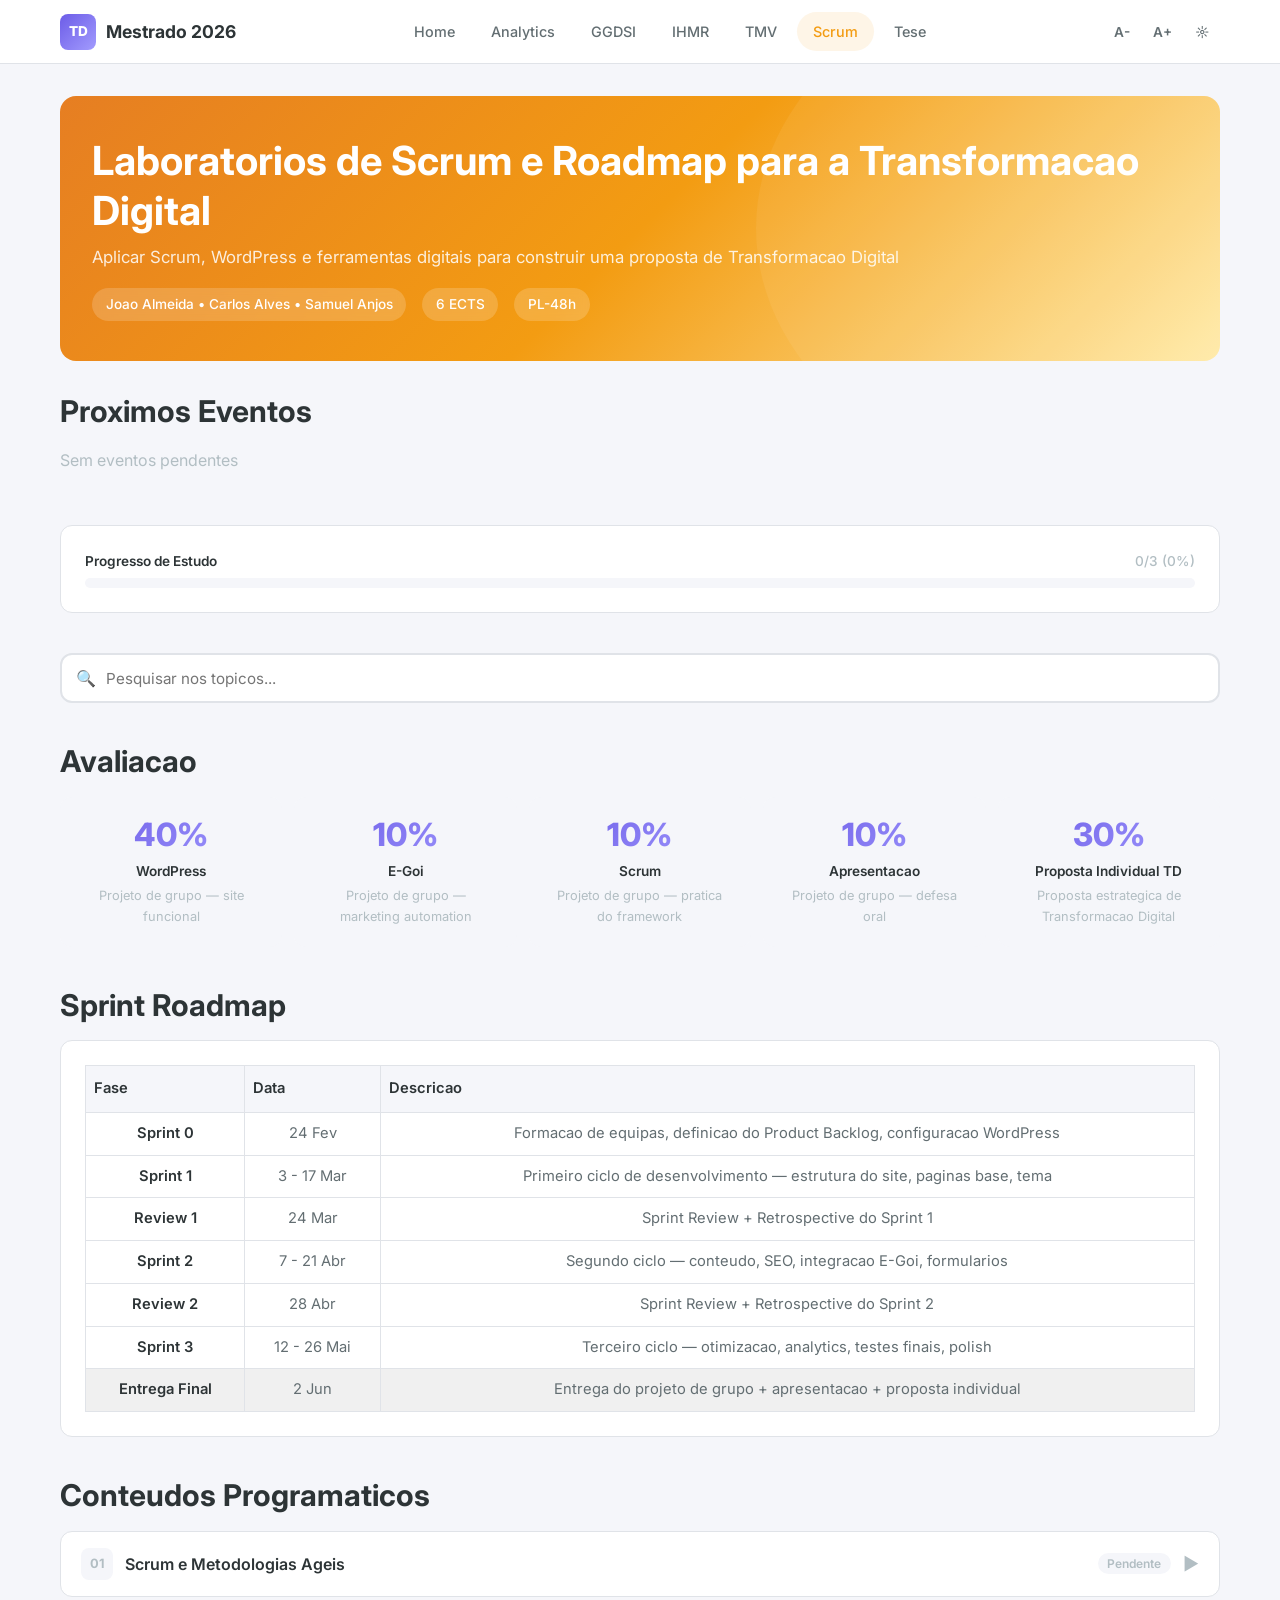
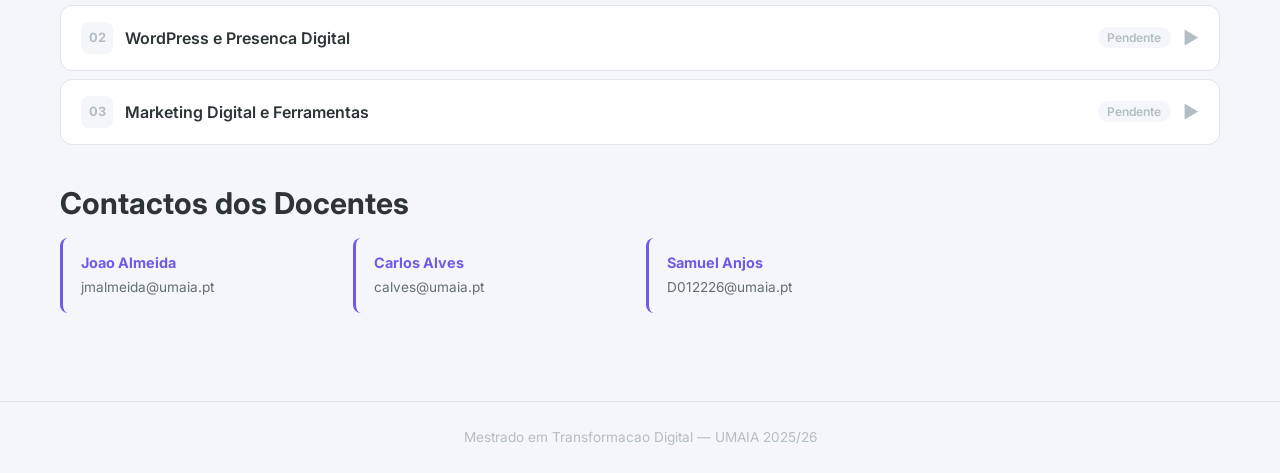
<file: lsrtd.html>
<!DOCTYPE html>
<html lang="pt" data-theme="light">
<head>
  <meta charset="UTF-8">
  <meta name="viewport" content="width=device-width, initial-scale=1.0">
  <title>LSRTD — Laboratorios de Scrum e Roadmap para a Transformacao Digital</title>
  <link rel="preconnect" href="https://fonts.googleapis.com">
  <link href="https://fonts.googleapis.com/css2?family=Inter:wght@300;400;500;600;700;800&display=swap" rel="stylesheet">
  <link rel="stylesheet" href="styles.css">
  <link rel="icon" type="image/svg+xml" href="favicon.svg">
  <link rel="apple-touch-icon" href="apple-touch-icon.png">
</head>
<body data-page="lsrtd">

<!-- Navbar -->
<nav class="navbar">
  <div class="container nav-container">
    <a href="index.html" class="nav-brand">
      <span class="nav-logo">TD</span>
      <span class="nav-title">Mestrado 2026</span>
    </a>
    <div class="nav-links">
      <a href="index.html" class="nav-link">Home</a>
      <a href="ba.html" class="nav-link discipline-ba">Analytics</a>
      <a href="ggdsi.html" class="nav-link discipline-ggdsi">GGDSI</a>
      <a href="ihmr.html" class="nav-link discipline-ihmr">IHMR</a>
      <a href="tmv.html" class="nav-link discipline-tmv">TMV</a>
      <a href="lsrtd.html" class="nav-link discipline-lsrtd">Scrum</a>
      <a href="tese.html" class="nav-link discipline-tese">Tese</a>
    </div>
    <div class="nav-controls">
      <button class="btn-icon" onclick="changeFontSize(-2)" title="Diminuir fonte">A-</button>
      <button class="btn-icon" onclick="changeFontSize(2)" title="Aumentar fonte">A+</button>
      <button class="btn-icon" onclick="toggleTheme()" title="Alternar tema">
        <span class="theme-icon-light">&#9790;</span>
        <span class="theme-icon-dark">&#9788;</span>
      </button>
      <button class="btn-icon mobile-menu-btn" onclick="toggleMobile()" aria-label="Menu">&#9776;</button>
    </div>
  </div>
</nav>
<div class="nav-links-mobile-overlay" id="mobileOverlay">
  <a href="index.html" class="nav-link">Home</a>
  <a href="ba.html" class="nav-link discipline-ba">Analytics</a>
  <a href="ggdsi.html" class="nav-link discipline-ggdsi">GGDSI</a>
  <a href="ihmr.html" class="nav-link discipline-ihmr">IHMR</a>
  <a href="tmv.html" class="nav-link discipline-tmv">TMV</a>
  <a href="lsrtd.html" class="nav-link discipline-lsrtd">Scrum</a>
  <a href="tese.html" class="nav-link discipline-tese">Tese</a>
</div>

<main class="container main-content">

  <!-- Hero -->
  <section class="hero hero-lsrtd">
    <h1>Laboratorios de Scrum e Roadmap para a Transformacao Digital</h1>
    <p>Aplicar Scrum, WordPress e ferramentas digitais para construir uma proposta de Transformacao Digital</p>
    <div class="hero-meta">
      <span>Joao Almeida &bull; Carlos Alves &bull; Samuel Anjos</span>
      <span>6 ECTS</span>
      <span>PL-48h</span>
    </div>
  </section>

  <!-- Countdowns -->
  <section class="section">
    <h2>Proximos Eventos</h2>
    <div class="countdown-grid" id="countdownGrid"></div>
  </section>

  <!-- Progress -->
  <section class="section">
    <div class="card">
      <div class="progress-label">
        <span>Progresso de Estudo</span>
        <span id="progressLabel">0/3 (0%)</span>
      </div>
      <div class="progress-bar">
        <div class="progress-fill lsrtd" id="progressBar" style="width:0%"></div>
      </div>
    </div>
  </section>

  <!-- Search -->
  <section class="section">
    <div class="search-container">
      <span class="search-icon">&#128269;</span>
      <input type="text" class="search-input" id="searchInput" placeholder="Pesquisar nos topicos...">
    </div>
  </section>

  <!-- Evaluation -->
  <section class="section">
    <h2>Avaliacao</h2>
    <div class="eval-grid">
      <div class="eval-card">
        <div class="eval-weight">40%</div>
        <div class="eval-label">WordPress</div>
        <div class="eval-detail">Projeto de grupo — site funcional</div>
      </div>
      <div class="eval-card">
        <div class="eval-weight">10%</div>
        <div class="eval-label">E-Goi</div>
        <div class="eval-detail">Projeto de grupo — marketing automation</div>
      </div>
      <div class="eval-card">
        <div class="eval-weight">10%</div>
        <div class="eval-label">Scrum</div>
        <div class="eval-detail">Projeto de grupo — pratica do framework</div>
      </div>
      <div class="eval-card">
        <div class="eval-weight">10%</div>
        <div class="eval-label">Apresentacao</div>
        <div class="eval-detail">Projeto de grupo — defesa oral</div>
      </div>
      <div class="eval-card">
        <div class="eval-weight">30%</div>
        <div class="eval-label">Proposta Individual TD</div>
        <div class="eval-detail">Proposta estrategica de Transformacao Digital</div>
      </div>
    </div>
  </section>

  <!-- Sprint Roadmap -->
  <section class="section">
    <h2>Sprint Roadmap</h2>
    <div class="card">
      <div class="theory-text">
        <div style="overflow-x:auto;">
          <table style="width:100%; border-collapse:collapse; text-align:center; font-size:0.92em;">
            <thead>
              <tr style="background:var(--surface-2,#f0f0f0);">
                <th style="padding:10px 8px; border:1px solid var(--border,#ddd);">Fase</th>
                <th style="padding:10px 8px; border:1px solid var(--border,#ddd);">Data</th>
                <th style="padding:10px 8px; border:1px solid var(--border,#ddd);">Descricao</th>
              </tr>
            </thead>
            <tbody>
              <tr>
                <td style="padding:8px; border:1px solid var(--border,#ddd);"><strong>Sprint 0</strong></td>
                <td style="padding:8px; border:1px solid var(--border,#ddd);">24 Fev</td>
                <td style="padding:8px; border:1px solid var(--border,#ddd);">Formacao de equipas, definicao do Product Backlog, configuracao WordPress</td>
              </tr>
              <tr>
                <td style="padding:8px; border:1px solid var(--border,#ddd);"><strong>Sprint 1</strong></td>
                <td style="padding:8px; border:1px solid var(--border,#ddd);">3 - 17 Mar</td>
                <td style="padding:8px; border:1px solid var(--border,#ddd);">Primeiro ciclo de desenvolvimento — estrutura do site, paginas base, tema</td>
              </tr>
              <tr>
                <td style="padding:8px; border:1px solid var(--border,#ddd);"><strong>Review 1</strong></td>
                <td style="padding:8px; border:1px solid var(--border,#ddd);">24 Mar</td>
                <td style="padding:8px; border:1px solid var(--border,#ddd);">Sprint Review + Retrospective do Sprint 1</td>
              </tr>
              <tr>
                <td style="padding:8px; border:1px solid var(--border,#ddd);"><strong>Sprint 2</strong></td>
                <td style="padding:8px; border:1px solid var(--border,#ddd);">7 - 21 Abr</td>
                <td style="padding:8px; border:1px solid var(--border,#ddd);">Segundo ciclo — conteudo, SEO, integracao E-Goi, formularios</td>
              </tr>
              <tr>
                <td style="padding:8px; border:1px solid var(--border,#ddd);"><strong>Review 2</strong></td>
                <td style="padding:8px; border:1px solid var(--border,#ddd);">28 Abr</td>
                <td style="padding:8px; border:1px solid var(--border,#ddd);">Sprint Review + Retrospective do Sprint 2</td>
              </tr>
              <tr>
                <td style="padding:8px; border:1px solid var(--border,#ddd);"><strong>Sprint 3</strong></td>
                <td style="padding:8px; border:1px solid var(--border,#ddd);">12 - 26 Mai</td>
                <td style="padding:8px; border:1px solid var(--border,#ddd);">Terceiro ciclo — otimizacao, analytics, testes finais, polish</td>
              </tr>
              <tr style="background:var(--surface-2,#f0f0f0);">
                <td style="padding:8px; border:1px solid var(--border,#ddd);"><strong>Entrega Final</strong></td>
                <td style="padding:8px; border:1px solid var(--border,#ddd);">2 Jun</td>
                <td style="padding:8px; border:1px solid var(--border,#ddd);">Entrega do projeto de grupo + apresentacao + proposta individual</td>
              </tr>
            </tbody>
          </table>
        </div>
      </div>
    </div>
  </section>

  <!-- ========== ACCORDION TOPICS ========== -->
  <section class="section">
    <h2>Conteudos Programaticos</h2>
    <div class="accordion">

      <!-- ==================== TOPIC 1: Scrum e Metodologias Ageis ==================== -->
      <div class="accordion-item" data-topic="lsrtd-t1">
        <button class="accordion-header">
          <span class="topic-number">01</span>
          <span class="topic-title">Scrum e Metodologias Ageis</span>
          <span class="topic-status">Pendente</span>
          <span class="accordion-icon">&#9654;</span>
        </button>
        <div class="accordion-body">
          <div class="accordion-content lsrtd-accent">

            <!-- Theory -->
            <div class="content-block">
              <h3>Teoria</h3>
              <div class="theory-text">

                <h4>1.1. Problemas dos Projetos Tradicionais (Waterfall)</h4>
                <p>O modelo tradicional de gestao de projetos, conhecido como <strong>Waterfall</strong> (cascata), segue uma abordagem sequencial e rigida: requisitos completos no inicio, planeamento detalhado, desenvolvimento, testes e entrega no final. Este modelo apresenta problemas graves no contexto da transformacao digital:</p>
                <p><strong>Planeamento fechado:</strong> Todos os requisitos sao definidos no inicio do projeto, assumindo que o cliente sabe exatamente o que quer. Na realidade, os requisitos evoluem a medida que o cliente ve o produto a tomar forma. Estudos do Standish Group (CHAOS Report) mostram que mais de 60% dos requisitos iniciais mudam durante o projeto.</p>
                <p><strong>Mudancas vistas como ameacas:</strong> No modelo Waterfall, qualquer alteracao apos a fase de requisitos implica retrabalho, atrasos e custos adicionais. As equipas resistem as mudancas em vez de as abracar, mesmo quando essas mudancas trariam mais valor ao cliente.</p>
                <p><strong>Entrega apenas no final:</strong> O cliente so ve o produto funcional no final do projeto (meses ou anos depois). Se o resultado nao corresponder as expectativas, todo o investimento pode estar comprometido. Nao ha oportunidade de feedback intermedio.</p>
                <p><strong>Falta de alinhamento:</strong> Equipas trabalham em silos (design, desenvolvimento, testes), com pouca comunicacao entre si. O resultado final frequentemente nao reflete a visao do cliente nem as necessidades reais do mercado.</p>
                <p><strong>Estatisticas reveladoras:</strong> Segundo o CHAOS Report, apenas 29% dos projetos tradicionais de software sao considerados bem-sucedidos (dentro do prazo, orcamento e com funcionalidades previstas). 19% falham completamente e 52% sao considerados "desafiados" (atrasados, acima do orcamento ou com funcionalidades reduzidas).</p>

                <div class="highlight-box">
                  <p><strong>Ponto-chave:</strong> O modelo Waterfall funciona bem para projetos com requisitos estaveis e bem conhecidos (ex.: construcao civil). Para projetos digitais, onde a incerteza e alta e os requisitos evoluem, as metodologias ageis sao mais adequadas.</p>
                </div>

                <h4>1.2. O Manifesto Agil (2001)</h4>
                <p>Em fevereiro de 2001, 17 profissionais de desenvolvimento de software reuniram-se em Snowbird, Utah (EUA), para discutir alternativas aos processos pesados e burocraticos que dominavam a industria. O resultado foi o <strong>Manifesto para o Desenvolvimento Agil de Software</strong>, que estabeleceu uma nova filosofia de trabalho.</p>

                <p><strong>Os 4 Valores Fundamentais:</strong></p>
                <p><strong>1. Individuos e interacoes</strong> mais do que processos e ferramentas — Pessoas motivadas e boa comunicacao sao mais importantes que ferramentas sofisticadas ou processos rigidos.</p>
                <p><strong>2. Software funcional</strong> mais do que documentacao abrangente — Entregar software que funciona e mais valioso que produzir documentacao exaustiva que rapidamente fica desatualizada.</p>
                <p><strong>3. Colaboracao com o cliente</strong> mais do que negociacao contratual — Envolver o cliente continuamente no processo garante que o produto final corresponde as suas necessidades reais.</p>
                <p><strong>4. Responder a mudanca</strong> mais do que seguir um plano — Aceitar e abracar mudancas, mesmo tardias no desenvolvimento, porque trazem vantagem competitiva ao cliente.</p>

                <p><strong>Os 12 Principios do Manifesto Agil:</strong></p>
                <p>1. A maior prioridade e satisfazer o cliente atraves da entrega rapida e continua de software com valor.</p>
                <p>2. Aceitar mudancas de requisitos, mesmo tardias no desenvolvimento. Os processos ageis tiram vantagem da mudanca em beneficio da vantagem competitiva do cliente.</p>
                <p>3. Entregar software funcional frequentemente, de poucas semanas a poucos meses, com preferencia para intervalos mais curtos.</p>
                <p>4. Pessoas de negocio e desenvolvedores devem trabalhar juntos diariamente ao longo do projeto.</p>
                <p>5. Construir projetos em torno de individuos motivados. Dar-lhes o ambiente e o suporte de que necessitam e confiar neles para realizar o trabalho.</p>
                <p>6. O metodo mais eficiente e eficaz de transmitir informacao numa equipa e a conversa cara a cara.</p>
                <p>7. Software funcional e a principal medida de progresso.</p>
                <p>8. Os processos ageis promovem o desenvolvimento sustentavel. Patrocinadores, desenvolvedores e utilizadores devem manter um ritmo constante indefinidamente.</p>
                <p>9. Atencao continua a excelencia tecnica e ao bom design aumenta a agilidade.</p>
                <p>10. Simplicidade — a arte de maximizar a quantidade de trabalho nao feito — e essencial.</p>
                <p>11. As melhores arquiteturas, requisitos e designs emergem de equipas auto-organizadas.</p>
                <p>12. Em intervalos regulares, a equipa reflete sobre como se tornar mais eficaz, e ajusta o seu comportamento em conformidade.</p>

                <h4>1.3. Agile na Transformacao Digital</h4>
                <p>A <strong>Transformacao Digital</strong> exige que as organizacoes se adaptem rapidamente a novas tecnologias, comportamentos dos consumidores e modelos de negocio. O Agile e a filosofia natural para esta transformacao porque:</p>
                <p><strong>Experimentacao:</strong> Em vez de planear tudo antecipadamente, as organizacoes testam hipoteses rapidamente com prototipos e MVPs (Minimum Viable Products). Se a hipotese falha, o custo e baixo e a aprendizagem e rapida.</p>
                <p><strong>MVPs (Minimum Viable Products):</strong> Lancar a versao mais simples do produto que permite validar a proposta de valor junto do mercado. O MVP nao e um produto incompleto — e o produto minimo que entrega valor real e permite recolher feedback genuino.</p>
                <p><strong>Iteracao:</strong> O produto evolui em ciclos curtos (sprints), incorporando feedback dos utilizadores a cada iteracao. Cada ciclo produz um incremento funcional que pode ser testado e validado.</p>
                <p><strong>Aprendizagem continua:</strong> A filosofia Build-Measure-Learn (Lean Startup) complementa o Agile: construir rapidamente, medir resultados e aprender com os dados para informar o proximo ciclo.</p>

                <div class="highlight-box">
                  <p><strong>Importante:</strong> Agile e uma <strong>filosofia/mindset</strong> — um conjunto de valores e principios. Scrum e um <strong>framework</strong> — uma estrutura concreta com papeis, eventos e artefactos que implementa os principios ageis. Pode-se ser agil sem usar Scrum, mas Scrum so funciona bem se a equipa adotar o mindset agil.</p>
                </div>

                <h4>1.4. Os 3 Papeis do Scrum</h4>
                <p>O Scrum define tres papeis fundamentais, cada um com responsabilidades claras e complementares:</p>

                <p><strong>Scrum Master:</strong></p>
                <p>O Scrum Master e o facilitador do processo Scrum. Nao e um gestor de projeto tradicional — nao da ordens nem atribui tarefas. As suas responsabilidades incluem: garantir que a equipa segue as praticas Scrum; remover impedimentos que bloqueiam o progresso da equipa; proteger a equipa de interferencias externas; facilitar os eventos Scrum (Planning, Daily, Review, Retrospective); coaching da organizacao na adocao do Agile; promover a melhoria continua da equipa. O Scrum Master e um <em>servant-leader</em> — lidera servindo a equipa.</p>

                <p><strong>Product Owner (PO):</strong></p>
                <p>O Product Owner e a voz do cliente dentro da equipa Scrum. E responsavel por maximizar o valor do produto e do trabalho da equipa de desenvolvimento. As suas responsabilidades incluem: definir e comunicar a visao do produto; criar, priorizar e manter o Product Backlog; garantir que os itens do backlog sao claros e compreendidos pela equipa; aceitar ou rejeitar o trabalho realizado com base nos criterios de aceitacao; tomar decisoes sobre o que construir a seguir com base no valor de negocio. O PO e uma unica pessoa, nao um comite.</p>

                <p><strong>Development Team (Equipa de Desenvolvimento):</strong></p>
                <p>A equipa de desenvolvimento e responsavel por entregar incrementos "Done" (potencialmente entregaveis) ao final de cada Sprint. Caracteristicas: auto-organizada (a equipa decide como fazer o trabalho, nao o Scrum Master nem o PO); multifuncional (possui todas as competencias necessarias para entregar o incremento sem dependencias externas); tamanho ideal de 3 a 9 pessoas; sem hierarquias internas — todos sao "Developers" independentemente da sua especializacao; responsabilidade coletiva pelo trabalho entregue.</p>

                <h4>1.5. Os 3 Artefactos do Scrum</h4>

                <p><strong>Product Backlog:</strong></p>
                <p>Lista ordenada e dinamica de tudo o que e necessario no produto. E a unica fonte de requisitos para qualquer mudanca no produto. O Product Owner e responsavel pelo seu conteudo, disponibilidade e priorizacao. Caracteristicas: nunca esta completo — evolui com o produto e o mercado; os itens no topo sao mais detalhados e prontos para desenvolvimento; os itens do fundo sao mais vagos e de menor prioridade; contem User Stories, bugs, melhorias, requisitos tecnicos. Os itens sao tipicamente escritos como <strong>User Stories</strong>: "Como [tipo de utilizador], quero [funcionalidade] para [beneficio]."</p>

                <p><strong>Sprint Backlog:</strong></p>
                <p>Conjunto de itens do Product Backlog selecionados para o Sprint atual, mais o plano para os entregar. E propriedade da equipa de desenvolvimento. Inclui: os itens do Product Backlog comprometidos para o Sprint; as tarefas necessarias para transformar esses itens em incremento "Done"; uma meta do Sprint (Sprint Goal) que da coerencia ao trabalho. Apenas a equipa de desenvolvimento pode alterar o Sprint Backlog durante o Sprint.</p>

                <p><strong>Incremento (Product Increment):</strong></p>
                <p>A soma de todos os itens do Product Backlog completados durante o Sprint atual e todos os Sprints anteriores. Ao final de cada Sprint, o novo incremento deve estar "Done" — ou seja, numa condicao utilizavel e em conformidade com a Definition of Done (DoD). O incremento deve ser potencialmente entregavel, mesmo que o Product Owner decida nao o lancar.</p>

                <h4>1.6. Os 5 Eventos do Scrum</h4>

                <p><strong>Sprint:</strong></p>
                <p>O Sprint e o coracao do Scrum — um periodo fixo de 1 a 4 semanas durante o qual se cria um incremento "Done". Regras: a duracao e fixa e nao muda durante o Sprint; nao se fazem mudancas que ponham em perigo o Sprint Goal; a qualidade nao diminui; o scope pode ser clarificado e renegociado entre o PO e a equipa. Um novo Sprint comeca imediatamente apos o anterior terminar.</p>

                <p><strong>Sprint Planning:</strong></p>
                <p>Reuniao que inicia cada Sprint. Define o que pode ser entregue no Sprint e como o trabalho sera realizado. Duracao maxima: 8 horas para um Sprint de 4 semanas. Duas perguntas-chave: "O que pode ser feito neste Sprint?" (PO apresenta itens prioritarios, equipa seleciona) e "Como sera feito o trabalho selecionado?" (equipa decompoe itens em tarefas). O resultado e o Sprint Backlog e o Sprint Goal.</p>

                <p><strong>Daily Scrum (Stand-up):</strong></p>
                <p>Reuniao diaria de no maximo <strong>15 minutos</strong>, sempre no mesmo horario e local, exclusiva para a equipa de desenvolvimento. Cada membro responde a tres perguntas: O que fiz ontem que ajudou a equipa a atingir o Sprint Goal? O que vou fazer hoje? Ha algum impedimento no meu caminho? Nao e uma reuniao de status report para o gestor — e uma ferramenta de sincronizacao da equipa.</p>

                <p><strong>Sprint Review:</strong></p>
                <p>Reuniao ao final do Sprint para inspecionar o incremento e adaptar o Product Backlog. A equipa demonstra o trabalho "Done" ao Product Owner e stakeholders. E uma sessao colaborativa, nao uma simples apresentacao. O PO identifica o que esta "Done" e o que nao esta. Discute-se o estado do Product Backlog e projetam-se datas de entrega provaveis. Duracao maxima: 4 horas para Sprint de 4 semanas.</p>

                <p><strong>Sprint Retrospective:</strong></p>
                <p>Reuniao apos a Sprint Review para a equipa inspecionar-se a si propria e criar um plano de melhorias. Foco em: o que correu bem durante o Sprint; o que pode ser melhorado; que acoes concretas a equipa vai implementar no proximo Sprint. E o evento mais importante para a melhoria continua. Duracao maxima: 3 horas para Sprint de 4 semanas.</p>

                <h4>1.7. Definition of Done vs Acceptance Criteria</h4>
                <p><strong>Definition of Done (DoD):</strong> E uma lista de criterios que um incremento deve satisfazer para ser considerado "Done". Aplica-se a todos os itens do Product Backlog. Exemplos: codigo revisto por pares, testes unitarios passam, documentacao atualizada, deployado em ambiente de staging. A DoD e definida pela equipa e assegura transparencia e qualidade consistente.</p>
                <p><strong>Acceptance Criteria:</strong> Sao condicoes especificas de cada User Story que devem ser satisfeitas para o PO aceitar o trabalho. Exemplos: "O formulario de contacto deve enviar email de confirmacao", "A pagina deve carregar em menos de 3 segundos". Sao definidos pelo Product Owner para cada item do backlog.</p>
                <p><strong>Diferenca fundamental:</strong> A DoD e global (aplica-se a todo o trabalho), enquanto os Acceptance Criteria sao locais (especificos de cada item). Um item so esta "Done" quando cumpre tanto os seus Acceptance Criteria como a DoD da equipa.</p>

                <h4>1.8. Estimativa Agil</h4>
                <p><strong>Planning Poker:</strong> Tecnica de estimativa em equipa usando cartas com numeros da sequencia de Fibonacci (1, 2, 3, 5, 8, 13, 21...). Cada membro estima independentemente, revelam simultaneamente e discutem as divergencias. Promove consenso e evita ancoragem (influencia de estimativas de outros).</p>
                <p><strong>Story Points:</strong> Unidade relativa de estimativa que combina esforco, complexidade e incerteza. Nao representam horas — sao uma medida relativa. Uma User Story de 8 pontos e aproximadamente o dobro do esforco de uma de 4 pontos. Permitem medir a velocidade da equipa ao longo do tempo.</p>
                <p><strong>T-shirt Sizing:</strong> Estimativa simplificada usando tamanhos (XS, S, M, L, XL, XXL). Util para estimativas de alto nivel no Product Backlog quando nao e necessaria precisao. Cada tamanho pode ser mapeado para um intervalo de Story Points.</p>

                <h4>1.9. Velocity e Burndown Charts</h4>
                <p><strong>Velocity (Velocidade):</strong> Quantidade media de Story Points que a equipa completa por Sprint. Calculada como a media dos ultimos 3-5 Sprints. Usada para previsao: se a equipa tem velocidade de 30 pontos/Sprint e o backlog restante tem 120 pontos, precisa de aproximadamente 4 Sprints. A velocidade e unica para cada equipa e nao deve ser usada para comparar equipas.</p>
                <p><strong>Burndown Chart:</strong> Grafico que mostra o trabalho restante ao longo do tempo do Sprint. O eixo Y representa o trabalho restante (em Story Points ou tarefas) e o eixo X representa os dias do Sprint. A linha ideal e uma descida linear do total no inicio ate zero no final. Desvios da linha ideal indicam se a equipa esta a frente ou atras do planeado.</p>

                <h4>1.10. Kanban vs Scrum</h4>
                <p><strong>Kanban:</strong> Metodo visual de gestao de fluxo de trabalho. Utiliza um quadro com colunas representando etapas do processo (To Do, In Progress, Done). Nao tem Sprints — o fluxo e continuo. Limita o WIP (Work In Progress) para evitar sobrecarga. Foco em otimizar o fluxo e reduzir o lead time. Ideal para trabalho de suporte, manutencao e fluxos continuos.</p>
                <p><strong>Scrum:</strong> Framework com Sprints fixos, papeis definidos e eventos obrigatorios. Mudancas nao sao permitidas durante o Sprint (scope fixo). Foco em entregar incrementos a cada Sprint. Ideal para desenvolvimento de novos produtos e projetos com objetivos claros.</p>
                <p><strong>Quando usar cada um:</strong> Use Scrum quando tem um produto com visao clara e quer entregar valor em ciclos regulares. Use Kanban quando tem fluxo continuo de trabalho (suporte, operacoes) ou quando a equipa nao consegue comprometer-se com Sprints fixos. Muitas equipas usam <strong>Scrumban</strong> — combinacao dos dois.</p>

              </div>
            </div>

            <!-- Concept Cards -->
            <div class="content-block">
              <h3>Conceitos-Chave</h3>
              <div class="concept-grid">
                <div class="concept-card">
                  <h4>Manifesto Agil</h4>
                  <p>4 valores e 12 principios que priorizam individuos, software funcional, colaboracao com o cliente e resposta a mudanca.</p>
                </div>
                <div class="concept-card">
                  <h4>Scrum Master</h4>
                  <p>Servant-leader que facilita o processo Scrum, remove impedimentos e protege a equipa de interferencias externas.</p>
                </div>
                <div class="concept-card">
                  <h4>Product Owner</h4>
                  <p>Voz do cliente. Prioriza o Product Backlog e maximiza o valor do produto. E uma unica pessoa, nao um comite.</p>
                </div>
                <div class="concept-card">
                  <h4>Sprint</h4>
                  <p>Ciclo fixo de 1-4 semanas que produz um incremento potencialmente entregavel. O coracao do Scrum.</p>
                </div>
                <div class="concept-card">
                  <h4>Product Backlog</h4>
                  <p>Lista ordenada e dinamica de todos os requisitos do produto. Gerido pelo Product Owner. Contem User Stories.</p>
                </div>
                <div class="concept-card">
                  <h4>Daily Scrum</h4>
                  <p>Reuniao diaria de 15 minutos para sincronizacao da equipa. Tres perguntas: fiz, vou fazer, impedimentos.</p>
                </div>
                <div class="concept-card">
                  <h4>Definition of Done</h4>
                  <p>Lista de criterios que todo incremento deve cumprir. Garante transparencia e qualidade consistente.</p>
                </div>
                <div class="concept-card">
                  <h4>Velocity</h4>
                  <p>Media de Story Points completados por Sprint. Usada para previsao. Unica para cada equipa.</p>
                </div>
              </div>
            </div>

            <!-- Flashcards -->
            <div class="content-block">
              <h3>Flashcards</h3>
              <p class="flashcard-hint">Clique no cartao para ver a resposta</p>
              <div class="flashcard-grid">
                <div class="flashcard">
                  <div class="flashcard-inner">
                    <div class="flashcard-front">Quais sao os 4 valores do Manifesto Agil?</div>
                    <div class="flashcard-back">1) Individuos e interacoes sobre processos e ferramentas. 2) Software funcional sobre documentacao abrangente. 3) Colaboracao com o cliente sobre negociacao contratual. 4) Responder a mudanca sobre seguir um plano.</div>
                  </div>
                </div>
                <div class="flashcard">
                  <div class="flashcard-inner">
                    <div class="flashcard-front">Qual a diferenca entre Agile e Scrum?</div>
                    <div class="flashcard-back">Agile e uma filosofia/mindset (valores e principios). Scrum e um framework concreto (papeis, eventos, artefactos) que implementa os principios ageis. Pode-se ser agil sem usar Scrum.</div>
                  </div>
                </div>
                <div class="flashcard">
                  <div class="flashcard-inner">
                    <div class="flashcard-front">Quais sao os 3 papeis do Scrum?</div>
                    <div class="flashcard-back">Scrum Master (facilita, remove impedimentos), Product Owner (visao do produto, prioriza backlog) e Development Team (auto-organizado, multifuncional, 3-9 pessoas).</div>
                  </div>
                </div>
                <div class="flashcard">
                  <div class="flashcard-inner">
                    <div class="flashcard-front">Quais sao os 3 artefactos do Scrum?</div>
                    <div class="flashcard-back">Product Backlog (lista priorizada de requisitos), Sprint Backlog (itens selecionados + plano do Sprint) e Incremento (produto potencialmente entregavel, em conformidade com a DoD).</div>
                  </div>
                </div>
                <div class="flashcard">
                  <div class="flashcard-inner">
                    <div class="flashcard-front">Quais sao os 5 eventos do Scrum?</div>
                    <div class="flashcard-back">Sprint (1-4 semanas), Sprint Planning (planear o Sprint), Daily Scrum (15 min, sincronizacao diaria), Sprint Review (demonstrar incremento) e Sprint Retrospective (melhoria continua).</div>
                  </div>
                </div>
                <div class="flashcard">
                  <div class="flashcard-inner">
                    <div class="flashcard-front">O que e um MVP (Minimum Viable Product)?</div>
                    <div class="flashcard-back">A versao mais simples do produto que permite validar a proposta de valor junto do mercado. Nao e um produto incompleto — e o produto minimo que entrega valor real e permite recolher feedback genuino.</div>
                  </div>
                </div>
                <div class="flashcard">
                  <div class="flashcard-inner">
                    <div class="flashcard-front">O que e o Planning Poker?</div>
                    <div class="flashcard-back">Tecnica de estimativa em equipa usando cartas com numeros de Fibonacci (1,2,3,5,8,13,21...). Cada membro estima independentemente, revelam simultaneamente e discutem divergencias. Evita ancoragem.</div>
                  </div>
                </div>
                <div class="flashcard">
                  <div class="flashcard-inner">
                    <div class="flashcard-front">Qual a diferenca entre Definition of Done e Acceptance Criteria?</div>
                    <div class="flashcard-back">DoD e global — aplica-se a todo o trabalho (ex.: testes passam, codigo revisto). Acceptance Criteria sao locais — especificos de cada User Story (ex.: formulario envia email). Um item precisa de cumprir ambos.</div>
                  </div>
                </div>
              </div>
            </div>

            <!-- Quiz -->
            <div class="content-block">
              <h3>Quiz</h3>

              <div class="quiz-block">
                <p class="quiz-question-text">1. Qual dos seguintes NAO e um valor do Manifesto Agil?</p>
                <div class="quiz-options">
                  <button class="quiz-option">Individuos e interacoes sobre processos e ferramentas</button>
                  <button class="quiz-option" data-correct="true">Documentacao completa sobre software funcional</button>
                  <button class="quiz-option">Colaboracao com o cliente sobre negociacao contratual</button>
                  <button class="quiz-option">Responder a mudanca sobre seguir um plano</button>
                </div>
              </div>

              <div class="quiz-block">
                <p class="quiz-question-text">2. Qual e o papel do Scrum Master?</p>
                <div class="quiz-options">
                  <button class="quiz-option">Definir os requisitos do produto e priorizar o backlog</button>
                  <button class="quiz-option">Atribuir tarefas a equipa e controlar o cronograma</button>
                  <button class="quiz-option" data-correct="true">Facilitar o processo Scrum, remover impedimentos e proteger a equipa</button>
                  <button class="quiz-option">Desenvolver o codigo e testar as funcionalidades</button>
                </div>
              </div>

              <div class="quiz-block">
                <p class="quiz-question-text">3. Qual a duracao maxima da Daily Scrum?</p>
                <div class="quiz-options">
                  <button class="quiz-option">30 minutos</button>
                  <button class="quiz-option" data-correct="true">15 minutos</button>
                  <button class="quiz-option">1 hora</button>
                  <button class="quiz-option">Nao tem limite de tempo</button>
                </div>
              </div>

              <div class="quiz-block">
                <p class="quiz-question-text">4. Quem e responsavel por priorizar o Product Backlog?</p>
                <div class="quiz-options">
                  <button class="quiz-option">Scrum Master</button>
                  <button class="quiz-option">Development Team</button>
                  <button class="quiz-option" data-correct="true">Product Owner</button>
                  <button class="quiz-option">Stakeholders</button>
                </div>
              </div>

              <div class="quiz-block">
                <p class="quiz-question-text">5. O que e a Velocity em Scrum?</p>
                <div class="quiz-options">
                  <button class="quiz-option">A velocidade com que o codigo e escrito</button>
                  <button class="quiz-option">O numero de bugs encontrados por Sprint</button>
                  <button class="quiz-option" data-correct="true">A media de Story Points completados por Sprint pela equipa</button>
                  <button class="quiz-option">O tempo que demora cada Daily Scrum</button>
                </div>
              </div>

              <div class="quiz-block">
                <p class="quiz-question-text">6. Qual a principal diferenca entre Kanban e Scrum?</p>
                <div class="quiz-options">
                  <button class="quiz-option">Kanban tem papeis definidos, Scrum nao</button>
                  <button class="quiz-option">Scrum usa quadros visuais, Kanban nao</button>
                  <button class="quiz-option" data-correct="true">Scrum trabalha em Sprints fixos, Kanban tem fluxo continuo com limites de WIP</button>
                  <button class="quiz-option">Kanban e Agile, Scrum nao e</button>
                </div>
              </div>

              <div class="quiz-score hidden quiz-score-display"></div>
              <button class="quiz-reset" onclick="resetQuiz(this)">Repetir Quiz</button>
            </div>

            <!-- Mark studied -->
            <div class="content-block text-center">
              <button class="btn btn-success btn-sm mark-studied" onclick="toggleStudied('lsrtd-t1')">Marcar como estudado</button>
            </div>

          </div>
        </div>
      </div>

      <!-- ==================== TOPIC 2: WordPress e Presenca Digital ==================== -->
      <div class="accordion-item" data-topic="lsrtd-t2">
        <button class="accordion-header">
          <span class="topic-number">02</span>
          <span class="topic-title">WordPress e Presenca Digital</span>
          <span class="topic-status">Pendente</span>
          <span class="accordion-icon">&#9654;</span>
        </button>
        <div class="accordion-body">
          <div class="accordion-content lsrtd-accent">

            <!-- Theory -->
            <div class="content-block">
              <h3>Teoria</h3>
              <div class="theory-text">

                <h4>2.1. O que e WordPress</h4>
                <p><strong>WordPress</strong> e um sistema de gestao de conteudo (CMS — Content Management System) open-source, originalmente criado em 2003 por Matt Mullenweg e Mike Little como plataforma de blogging. Desde entao, evoluiu para o CMS mais utilizado no mundo, alimentando aproximadamente <strong>43% de todos os websites da internet</strong> (dados W3Techs, 2024).</p>
                <p>E escrito em PHP e utiliza MySQL/MariaDB como base de dados. A sua popularidade deve-se a facilidade de uso (nao requer conhecimentos de programacao para criar conteudo), a enorme comunidade (milhares de temas e plugins gratuitos), a flexibilidade (desde blogs a e-commerce com WooCommerce) e ao facto de ser gratuito e open-source (licenca GPL).</p>
                <p><strong>Exemplos de sites construidos com WordPress:</strong> The New York Times, BBC America, Sony Music, TechCrunch, The Walt Disney Company, entre muitos outros.</p>

                <h4>2.2. WordPress.com vs WordPress.org</h4>
                <p>Existem duas formas de utilizar WordPress, e a distincao e fundamental:</p>
                <p><strong>WordPress.org (Self-hosted):</strong> Descarrega-se o software gratuitamente e instala-se num servidor proprio (ou num servico de alojamento). Controlo total sobre o site: temas, plugins, codigo, base de dados. Requer um dominio proprio e alojamento web (custos mensais). Ideal para projetos profissionais, empresas e e-commerce. Permite monetizacao total e acesso ao codigo-fonte.</p>
                <p><strong>WordPress.com (Hosted):</strong> Servico de alojamento gerido pela Automattic (empresa de Matt Mullenweg). Plano gratuito disponivel com limitacoes (subdominio wordpress.com, sem plugins personalizados, publicidade da plataforma). Planos pagos desbloqueiam funcionalidades. Mais facil de comecar, mas menos flexivel. Ideal para blogs pessoais e projetos simples.</p>

                <div class="highlight-box">
                  <p><strong>Para o projeto desta UC:</strong> Tipicamente usa-se WordPress.org com alojamento gratuito ou de teste (ex.: InfinityFree, 000webhost, ou ambiente local com XAMPP/Local by Flywheel) para ter controlo total sobre temas e plugins.</p>
                </div>

                <h4>2.3. Estrutura do WordPress</h4>
                <p><strong>Temas:</strong> Definem a aparencia visual do site (layout, cores, tipografia, estrutura de paginas). Podem ser gratuitos (repositorio oficial) ou premium (ThemeForest, Elegant Themes). Temas populares e recomendados: Astra, GeneratePress, OceanWP, Hello Elementor, Twenty Twenty-Four. Os temas controlam o aspeto visual mas nao o conteudo — e possivel mudar de tema sem perder paginas, posts ou configuracoes.</p>
                <p><strong>Plugins:</strong> Extensoes que adicionam funcionalidades ao WordPress sem necessidade de programacao. Existem mais de 60.000 plugins gratuitos no repositorio oficial. Os plugins permitem adicionar formularios, SEO, seguranca, cache, e-commerce, analytics e praticamente qualquer funcionalidade imaginavel.</p>
                <p><strong>Paginas vs Posts:</strong> Paginas sao conteudo estatico e atemporal (Sobre Nos, Contactos, Servicos). Posts sao conteudo dinamico e cronologico (artigos de blog, noticias), organizados por categorias e tags. Paginas nao aparecem no feed do blog; posts sim.</p>
                <p><strong>Menus:</strong> Sistema de navegacao do site. Definidos em Aparencia > Menus. Podem conter paginas, posts, categorias, links personalizados. Suportam niveis hierarquicos (submenus/dropdowns).</p>
                <p><strong>Widgets:</strong> Pequenos blocos de conteudo que podem ser colocados em areas predefinidas do tema (sidebars, footers). Exemplos: lista de posts recentes, barra de pesquisa, categorias, texto personalizado, imagens.</p>

                <h4>2.4. Temas e Page Builders</h4>
                <p><strong>Personalizacao de temas:</strong> O WordPress Customizer (Aparencia > Personalizar) permite alterar cores, tipografia, logotipo, header, footer e layout sem tocar em codigo. Temas avancados oferecem opcoes extensivas de personalizacao.</p>
                <p><strong>Gutenberg (Block Editor):</strong> Editor nativo do WordPress desde a versao 5.0 (2018). Utiliza um sistema de blocos para criar conteudo: paragrafos, imagens, galerias, colunas, botoes, tabelas, etc. Cada elemento e um bloco independente que pode ser movido, duplicado e personalizado. Suporta Full Site Editing (FSE) para personalizar o site inteiro com blocos.</p>
                <p><strong>Elementor:</strong> O page builder mais popular para WordPress (5+ milhoes de instalacoes ativas). Oferece um editor visual drag-and-drop com preview em tempo real. Versao gratuita com widgets basicos; versao Pro com theme builder, popup builder, WooCommerce widgets, etc. Permite criar layouts complexos sem conhecimentos de codigo. Alternativas: Beaver Builder, Divi Builder, WPBakery.</p>

                <h4>2.5. Plugins Essenciais</h4>
                <p><strong>SEO — Yoast SEO / Rank Math:</strong> Otimizacao para motores de busca. Permite definir meta titles, meta descriptions, URLs amigaveis, gerar sitemaps XML, configurar breadcrumbs, analisar legibilidade do conteudo e otimizar para palavras-chave. Rank Math e uma alternativa crescente com funcionalidades semelhantes.</p>
                <p><strong>Seguranca — Wordfence Security:</strong> Firewall de aplicacao web (WAF), scanner de malware, protecao contra brute force, autenticacao de dois fatores (2FA), bloqueio de IPs maliciosos, alertas de seguranca em tempo real. Alternativas: Sucuri, iThemes Security.</p>
                <p><strong>Cache — WP Super Cache / W3 Total Cache:</strong> Geram versoes estaticas (HTML) das paginas dinamicas (PHP), reduzindo drasticamente o tempo de carregamento e a carga no servidor. Suportam minificacao de CSS/JS, compressao gzip e integracao com CDN. LiteSpeed Cache e ideal para servidores LiteSpeed.</p>
                <p><strong>Formularios — Contact Form 7 / WPForms:</strong> Criacao de formularios de contacto, inscricao, feedback e outros. Contact Form 7 e gratuito e flexivel (requer algum conhecimento de markup). WPForms oferece um builder visual drag-and-drop mais intuitivo. Alternativas: Gravity Forms, Ninja Forms.</p>
                <p><strong>Analytics — Google Site Kit:</strong> Plugin oficial da Google que integra Google Analytics, Search Console, AdSense e PageSpeed Insights diretamente no dashboard do WordPress. Permite monitorizar trafego, comportamento dos utilizadores e desempenho do site sem sair do WordPress.</p>

                <h4>2.6. SEO Basico</h4>
                <p><strong>Titulos (Title Tags):</strong> O titulo que aparece nos resultados de pesquisa do Google. Deve conter a palavra-chave principal, ter entre 50-60 caracteres e ser atrativo para o utilizador clicar.</p>
                <p><strong>Meta Descriptions:</strong> A descricao que aparece abaixo do titulo nos resultados de pesquisa. Deve ter 150-160 caracteres, conter a palavra-chave e incluir um call-to-action. Nao e um fator direto de ranking, mas influencia o CTR (Click-Through Rate).</p>
                <p><strong>URLs Amigaveis (Permalinks):</strong> URLs claras e descritivas em vez de parametros numericos. Em WordPress: Definicoes > Permalinks > "Nome do artigo". Exemplo: meusite.pt/servicos/consultoria em vez de meusite.pt/?p=123.</p>
                <p><strong>Headings (H1-H6):</strong> Estrutura hierarquica do conteudo. Cada pagina deve ter apenas um H1 (titulo principal). H2 para seccoes principais, H3 para subseccoes, etc. Os headings ajudam os motores de busca a compreender a estrutura e o tema do conteudo.</p>
                <p><strong>Alt Text (Texto Alternativo):</strong> Descricao textual de imagens para acessibilidade e SEO. Os motores de busca nao "veem" imagens — usam o alt text para compreender o conteudo visual. Deve ser descritivo e conter palavras-chave quando relevante.</p>
                <p><strong>Sitemap XML:</strong> Ficheiro que lista todas as paginas do site para os motores de busca indexarem. Gerado automaticamente por plugins como Yoast SEO. Submetido na Google Search Console.</p>
                <p><strong>Velocidade do site:</strong> A velocidade de carregamento e um fator de ranking direto no Google. Ferramentas de medicao: Google PageSpeed Insights, GTmetrix, WebPageTest. Otimizacoes: compressao de imagens, cache, minificacao de CSS/JS, CDN, alojamento de qualidade.</p>

                <h4>2.7. Landing Pages e Responsive Design</h4>
                <p><strong>Landing Page:</strong> Pagina especificamente desenhada para converter visitantes numa acao desejada (inscricao, compra, download). Estrutura tipica: headline impactante acima do fold (above the fold — visivel sem scroll), proposta de valor clara, beneficios (nao funcionalidades), prova social (testemunhos, logos de clientes), CTA (Call-to-Action) proeminente e formulario de captura simples (pedir apenas dados essenciais).</p>
                <p><strong>Responsive Design:</strong> O site deve adaptar-se a qualquer tamanho de ecra (desktop, tablet, smartphone). A abordagem <strong>mobile-first</strong> e recomendada: desenhar primeiro para dispositivos moveis e depois expandir para ecras maiores. A maioria dos temas WordPress modernos ja e responsive. Media queries CSS permitem aplicar estilos diferentes com base na largura do ecra. O Google utiliza mobile-first indexing — a versao mobile do site e a versao primaria para indexacao.</p>

                <h4>2.8. Performance e Seguranca</h4>
                <p><strong>Otimizacao de imagens:</strong> Imagens sao tipicamente o recurso mais pesado de uma pagina web. Usar formatos modernos (WebP, AVIF), redimensionar para a resolucao necessaria, comprimir sem perda visivel de qualidade. Plugins: Imagify, ShortPixel, Smush.</p>
                <p><strong>Caching:</strong> Guardar versoes estaticas das paginas para servir rapidamente sem processar PHP/MySQL a cada pedido. Tipos: browser cache, server cache, object cache (Redis/Memcached), page cache.</p>
                <p><strong>CDN (Content Delivery Network):</strong> Rede global de servidores que distribui conteudo estatico (imagens, CSS, JS) a partir do servidor mais proximo do utilizador. Reduz latencia e melhora a velocidade. Cloudflare oferece um plano gratuito.</p>
                <p><strong>Core Web Vitals:</strong> Metricas da Google para a experiencia do utilizador: LCP (Largest Contentful Paint — velocidade de carregamento, ideal ate 2.5s), FID/INP (interatividade, ideal ate 100ms), CLS (Cumulative Layout Shift — estabilidade visual, ideal ate 0.1).</p>
                <p><strong>Seguranca WordPress:</strong> HTTPS/SSL obrigatorio (certificado gratuito com Let's Encrypt), manter WordPress, temas e plugins atualizados, backups regulares (UpdraftPlus), passwords fortes e unicas, limitar tentativas de login, desativar XML-RPC se nao for necessario, remover temas e plugins nao utilizados.</p>

                <h4>2.9. Google Analytics</h4>
                <p>Ferramenta gratuita da Google para monitorizar o trafego e comportamento dos utilizadores no site. <strong>Metricas basicas:</strong></p>
                <p><strong>Sessoes:</strong> Numero de visitas ao site. Uma sessao inclui todas as interacoes de um utilizador num periodo de tempo (expira apos 30 minutos de inatividade).</p>
                <p><strong>Utilizadores:</strong> Numero de visitantes unicos (medido por cookies ou login).</p>
                <p><strong>Bounce Rate (Taxa de Rejeicao):</strong> Percentagem de sessoes em que o utilizador visitou apenas uma pagina e saiu sem interagir. Uma bounce rate alta pode indicar que o conteudo nao e relevante ou que a experiencia e ma.</p>
                <p><strong>Taxa de Conversao:</strong> Percentagem de sessoes que resultaram numa conversao (acao desejada: compra, inscricao, download). Calculada como: conversoes / sessoes x 100.</p>
                <p><strong>Paginas por Sessao:</strong> Numero medio de paginas visitadas por sessao. Indica o nivel de envolvimento dos utilizadores.</p>
                <p><strong>Duracao Media da Sessao:</strong> Tempo medio que os utilizadores passam no site por sessao.</p>

              </div>
            </div>

            <!-- Concept Cards -->
            <div class="content-block">
              <h3>Conceitos-Chave</h3>
              <div class="concept-grid">
                <div class="concept-card">
                  <h4>WordPress CMS</h4>
                  <p>Sistema de gestao de conteudo open-source que alimenta ~43% da web. Escrito em PHP + MySQL. Extensivel via temas e plugins.</p>
                </div>
                <div class="concept-card">
                  <h4>.org vs .com</h4>
                  <p>WordPress.org e self-hosted (controlo total). WordPress.com e servico gerido pela Automattic (mais simples, menos flexivel).</p>
                </div>
                <div class="concept-card">
                  <h4>Yoast SEO</h4>
                  <p>Plugin essencial para otimizacao: meta titles, descriptions, sitemaps, analise de legibilidade e palavras-chave.</p>
                </div>
                <div class="concept-card">
                  <h4>Core Web Vitals</h4>
                  <p>LCP (velocidade), FID/INP (interatividade), CLS (estabilidade visual). Metricas Google para experiencia do utilizador.</p>
                </div>
                <div class="concept-card">
                  <h4>Elementor</h4>
                  <p>Page builder drag-and-drop mais popular para WordPress. Permite criar layouts complexos sem codigo.</p>
                </div>
                <div class="concept-card">
                  <h4>Landing Page</h4>
                  <p>Pagina de conversao: headline acima do fold, proposta de valor, beneficios, prova social, CTA e formulario simples.</p>
                </div>
              </div>
            </div>

            <!-- Flashcards -->
            <div class="content-block">
              <h3>Flashcards</h3>
              <p class="flashcard-hint">Clique no cartao para ver a resposta</p>
              <div class="flashcard-grid">
                <div class="flashcard">
                  <div class="flashcard-inner">
                    <div class="flashcard-front">Qual a diferenca entre WordPress.org e WordPress.com?</div>
                    <div class="flashcard-back">WordPress.org e self-hosted (descarregar e instalar num servidor proprio, controlo total). WordPress.com e um servico gerido pela Automattic (mais facil, mas menos flexivel, plano gratuito com limitacoes).</div>
                  </div>
                </div>
                <div class="flashcard">
                  <div class="flashcard-inner">
                    <div class="flashcard-front">Qual a diferenca entre Paginas e Posts no WordPress?</div>
                    <div class="flashcard-back">Paginas sao conteudo estatico e atemporal (Sobre Nos, Contactos). Posts sao conteudo dinamico e cronologico (artigos de blog), organizados por categorias e tags.</div>
                  </div>
                </div>
                <div class="flashcard">
                  <div class="flashcard-inner">
                    <div class="flashcard-front">O que sao os Core Web Vitals?</div>
                    <div class="flashcard-back">Metricas da Google para experiencia do utilizador: LCP (Largest Contentful Paint, velocidade, ideal ate 2.5s), FID/INP (interatividade, ideal ate 100ms) e CLS (estabilidade visual, ideal ate 0.1).</div>
                  </div>
                </div>
                <div class="flashcard">
                  <div class="flashcard-inner">
                    <div class="flashcard-front">Quais sao os plugins essenciais para um site WordPress?</div>
                    <div class="flashcard-back">SEO (Yoast/Rank Math), seguranca (Wordfence), cache (WP Super Cache/W3TC), formularios (Contact Form 7/WPForms) e analytics (Google Site Kit). Mais Imagify para otimizacao de imagens.</div>
                  </div>
                </div>
                <div class="flashcard">
                  <div class="flashcard-inner">
                    <div class="flashcard-front">O que e uma Landing Page e quais os seus elementos essenciais?</div>
                    <div class="flashcard-back">Pagina desenhada para converter visitantes numa acao. Elementos: headline acima do fold, proposta de valor, beneficios, prova social (testemunhos), CTA proeminente e formulario de captura simples.</div>
                  </div>
                </div>
                <div class="flashcard">
                  <div class="flashcard-inner">
                    <div class="flashcard-front">O que e o Bounce Rate (Taxa de Rejeicao)?</div>
                    <div class="flashcard-back">Percentagem de sessoes em que o utilizador visitou apenas uma pagina e saiu sem interagir. Uma bounce rate alta pode indicar conteudo irrelevante ou ma experiencia de utilizador.</div>
                  </div>
                </div>
              </div>
            </div>

            <!-- Quiz -->
            <div class="content-block">
              <h3>Quiz</h3>

              <div class="quiz-block">
                <p class="quiz-question-text">1. Qual a quota de mercado aproximada do WordPress na web?</p>
                <div class="quiz-options">
                  <button class="quiz-option">15%</button>
                  <button class="quiz-option">25%</button>
                  <button class="quiz-option" data-correct="true">43%</button>
                  <button class="quiz-option">60%</button>
                </div>
              </div>

              <div class="quiz-block">
                <p class="quiz-question-text">2. Qual a diferenca entre WordPress.org e WordPress.com?</p>
                <div class="quiz-options">
                  <button class="quiz-option">Sao a mesma coisa com URLs diferentes</button>
                  <button class="quiz-option" data-correct="true">WordPress.org e self-hosted com controlo total; WordPress.com e um servico gerido com limitacoes</button>
                  <button class="quiz-option">WordPress.org e pago; WordPress.com e gratuito</button>
                  <button class="quiz-option">WordPress.com tem mais plugins que WordPress.org</button>
                </div>
              </div>

              <div class="quiz-block">
                <p class="quiz-question-text">3. O que e o Gutenberg no WordPress?</p>
                <div class="quiz-options">
                  <button class="quiz-option">Um plugin de seguranca</button>
                  <button class="quiz-option">Um tema premium</button>
                  <button class="quiz-option" data-correct="true">O editor nativo de blocos do WordPress desde a versao 5.0</button>
                  <button class="quiz-option">Um servico de alojamento web</button>
                </div>
              </div>

              <div class="quiz-block">
                <p class="quiz-question-text">4. Qual das seguintes metricas e um Core Web Vital?</p>
                <div class="quiz-options">
                  <button class="quiz-option">Bounce Rate</button>
                  <button class="quiz-option">Sessoes por Utilizador</button>
                  <button class="quiz-option" data-correct="true">LCP (Largest Contentful Paint)</button>
                  <button class="quiz-option">Domain Authority</button>
                </div>
              </div>

              <div class="quiz-block">
                <p class="quiz-question-text">5. Qual plugin e utilizado para gerar sitemaps XML e otimizar SEO no WordPress?</p>
                <div class="quiz-options">
                  <button class="quiz-option">Wordfence</button>
                  <button class="quiz-option">WP Super Cache</button>
                  <button class="quiz-option">Elementor</button>
                  <button class="quiz-option" data-correct="true">Yoast SEO</button>
                </div>
              </div>

              <div class="quiz-score hidden quiz-score-display"></div>
              <button class="quiz-reset" onclick="resetQuiz(this)">Repetir Quiz</button>
            </div>

            <!-- Mark studied -->
            <div class="content-block text-center">
              <button class="btn btn-success btn-sm mark-studied" onclick="toggleStudied('lsrtd-t2')">Marcar como estudado</button>
            </div>

          </div>
        </div>
      </div>

      <!-- ==================== TOPIC 3: Marketing Digital e Ferramentas ==================== -->
      <div class="accordion-item" data-topic="lsrtd-t3">
        <button class="accordion-header">
          <span class="topic-number">03</span>
          <span class="topic-title">Marketing Digital e Ferramentas</span>
          <span class="topic-status">Pendente</span>
          <span class="accordion-icon">&#9654;</span>
        </button>
        <div class="accordion-body">
          <div class="accordion-content lsrtd-accent">

            <!-- Theory -->
            <div class="content-block">
              <h3>Teoria</h3>
              <div class="theory-text">

                <h4>3.1. E-Goi: Plataforma de Marketing Automation</h4>
                <p><strong>E-Goi</strong> e uma plataforma de marketing automation portuguesa, fundada em 2008 no Porto. Oferece uma solucao multicanal que integra email marketing, SMS, notificacoes push, voice marketing e landing pages numa unica plataforma. E utilizada por mais de 750.000 utilizadores em todo o mundo e destaca-se pela sua interface em portugues e pelo suporte local.</p>

                <p><strong>Email Marketing com E-Goi:</strong></p>
                <p>O email marketing continua a ser um dos canais digitais com maior ROI (Return on Investment) — em media, 36 dolares por cada 1 dolar investido (DMA, 2023). A E-Goi permite: criar campanhas de email com editor drag-and-drop ou templates pre-definidos; gerir listas de contactos com importacao, segmentacao e tags; realizar testes A/B (testar duas versoes do email para determinar qual tem melhor desempenho); automatizar envios com base em triggers (inscricao, aniversario, abandono de carrinho); personalizar conteudo com campos dinamicos (nome, empresa, localizacao).</p>

                <p><strong>SMS Marketing:</strong></p>
                <p>Campanhas de texto com taxas de abertura superiores a 98% (comparado com ~20% do email). Ideal para comunicacoes urgentes, lembretes, confirmacoes e promocoes flash. A E-Goi permite personalizacao de SMS, agendamento, encurtamento de URLs e rastreamento de cliques.</p>

                <p><strong>Voice Marketing:</strong></p>
                <p>Campanhas de voz automatizadas — chamadas telefonicas com mensagem pre-gravada ou sintetizada. Utilizadas para lembretes de consultas, notificacoes de entregas, campanhas politicas ou promocionais. A E-Goi integra este canal na mesma plataforma, permitindo campanhas multicanal coordenadas.</p>

                <p><strong>Landing Pages com E-Goi:</strong></p>
                <p>A plataforma inclui um criador de landing pages com editor visual, formularios integrados, templates otimizados para conversao e integracao direta com as listas de contactos. Permite capturar leads diretamente para campanhas de email ou SMS sem necessidade de ferramentas externas.</p>

                <div class="highlight-box">
                  <p><strong>Para o projeto:</strong> Espera-se que os grupos utilizem o E-Goi para criar pelo menos uma campanha de email marketing e um formulario de captura de leads integrado com o site WordPress.</p>
                </div>

                <h4>3.2. Email Marketing Best Practices</h4>
                <p><strong>Assunto (Subject Line):</strong> E o fator mais determinante para a taxa de abertura. Deve ser curto (30-50 caracteres), despertar curiosidade ou urgencia, evitar palavras spam (GRATIS, URGENTE, !!!, letras maiusculas excessivas), e ser relevante para o destinatario. Personalizacao no assunto (incluir o nome) pode aumentar a taxa de abertura em 26%.</p>
                <p><strong>Personalizacao:</strong> Alem do nome, usar dados do contacto para personalizar conteudo: localizacao, historico de compras, interesses, comportamento no site. Emails personalizados geram 6x mais transacoes que emails genericos.</p>
                <p><strong>Timing e Frequencia:</strong> Os melhores dias para envio de email sao tipicamente terca a quinta-feira, entre as 9h-11h ou 14h-16h. No entanto, o timing ideal varia por audiencia — o mais importante e testar e analisar os dados proprios. A frequencia deve equilibrar presenca com saturacao (evitar que o destinatario se desinscreva por excesso de emails).</p>
                <p><strong>CTA (Call-to-Action):</strong> Cada email deve ter um objetivo claro e um CTA proeminente. O botao CTA deve ter cor contrastante, texto orientado para a acao ("Inscrever-me Agora", "Ver Oferta", "Descarregar Guia") e ser facilmente clicavel em mobile.</p>
                <p><strong>Mobile Optimization:</strong> Mais de 60% dos emails sao abertos em dispositivos moveis. O design deve ser responsive, com texto legivel sem zoom, botoes grandes o suficiente para tocar com o dedo (minimo 44x44 pixels) e imagens otimizadas para carregamento rapido.</p>

                <h4>3.3. Metricas de Email Marketing</h4>
                <p><strong>Open Rate (Taxa de Abertura):</strong> Percentagem de destinatarios que abriram o email. Media da industria: 15-25%. Influenciada pelo assunto, remetente e timing. Nota: com a protecao de privacidade da Apple (Mail Privacy Protection), esta metrica esta a tornar-se menos fiavel.</p>
                <p><strong>CTR (Click-Through Rate):</strong> Percentagem de destinatarios que clicaram num link do email. Media: 2-5%. Indica a relevancia do conteudo e a eficacia do CTA. Calculado como: cliques / emails entregues x 100.</p>
                <p><strong>Bounce Rate (Taxa de Rejeicao):</strong> Percentagem de emails nao entregues. Hard bounce: endereco invalido ou inexistente (remover da lista). Soft bounce: problema temporario (caixa cheia, servidor offline). Manter abaixo de 2%.</p>
                <p><strong>Unsubscribe Rate (Taxa de Desinscricao):</strong> Percentagem de destinatarios que se desinscreveram apos receber o email. Manter abaixo de 0.5%. Se subir, reavaliar a frequencia, relevancia e segmentacao.</p>
                <p><strong>Conversion Rate (Taxa de Conversao):</strong> Percentagem de destinatarios que realizaram a acao desejada apos clicar no email (compra, inscricao, download). E a metrica mais importante porque mede o impacto real no negocio.</p>

                <h4>3.4. Lead Generation e Marketing Automation</h4>
                <p><strong>Lead Generation (Geracao de Leads):</strong></p>
                <p><strong>Formularios:</strong> Colocados no site (WordPress) e nas landing pages. Devem pedir apenas informacao essencial (nome, email). Cada campo adicional reduz a taxa de conversao em ~10%. Formularios em pop-up, slide-in ou inline.</p>
                <p><strong>Lead Magnets:</strong> Conteudo de valor oferecido em troca dos dados do contacto. Exemplos: ebooks, whitepapers, checklists, templates, webinars, descontos, periodos de teste gratuito. O lead magnet deve resolver um problema especifico da audiencia-alvo.</p>
                <p><strong>Lead Nurturing:</strong> Processo de cultivar relacoes com leads ao longo do tempo atraves de conteudo relevante e personalizado. Tipicamente implementado com sequencias automatizadas de emails (drip campaigns) que educam, informam e movem o lead pelo funil de vendas.</p>
                <p><strong>Lead Scoring:</strong> Sistema de pontuacao que classifica leads com base no seu nivel de interesse e adequacao. Pontos atribuidos por acoes (abrir email: +5, clicar link: +10, visitar pagina de precos: +20) e por dados demograficos (cargo, industria, tamanho da empresa). Quando o lead atinge uma pontuacao-alvo, e considerado qualificado para vendas.</p>

                <p><strong>Marketing Automation:</strong></p>
                <p><strong>Workflows:</strong> Sequencias automatizadas de acoes desencadeadas por triggers. Exemplo: um novo subscritor recebe email de boas-vindas (dia 0), email com conteudo relevante (dia 3), email com testemunhos (dia 7), email com oferta especial (dia 14).</p>
                <p><strong>Triggers (Disparadores):</strong> Eventos que iniciam um workflow: inscricao no formulario, clique num link, visita a uma pagina especifica, aniversario, abandono de carrinho, inatividade prolongada.</p>
                <p><strong>Segmentacao Automatica:</strong> Os contactos sao automaticamente classificados em segmentos com base no seu comportamento, interesses ou dados demograficos. Permite enviar conteudo altamente relevante para cada grupo.</p>

                <h4>3.5. Proposta de Transformacao Digital</h4>
                <p>A componente individual da avaliacao (30%) consiste na elaboracao de uma <strong>proposta estrategica de Transformacao Digital</strong> para uma organizacao real ou ficticia. A estrutura recomendada inclui:</p>

                <p><strong>1. Diagnostico da Presenca Digital:</strong></p>
                <p>Analise do estado atual da organizacao no digital: website (existe? e responsive? tem SEO?), redes sociais (quais? frequencia? engagement?), email marketing (existe lista? sao enviadas campanhas?), analytics (existem dados? sao analisados?), processos internos (sao digitais? ha ferramentas colaborativas?). Ferramentas de auditoria: Google PageSpeed Insights, SEMrush, SimilarWeb, Google Analytics.</p>

                <p><strong>2. Definicao de Objetivos:</strong></p>
                <p>Objetivos SMART: Especificos (Specific), Mensuraveis (Measurable), Atingiveis (Achievable), Relevantes (Relevant) e Temporais (Time-bound). Exemplo: "Aumentar o trafego organico do website em 50% nos proximos 6 meses" em vez de "Melhorar a presenca digital". Alinhar os objetivos digitais com os objetivos estrategicos da organizacao.</p>

                <p><strong>3. Plano de Acao:</strong></p>
                <p>Lista priorizada de iniciativas com cronograma, responsaveis e recursos necessarios. Exemplos de iniciativas: redesign do website em WordPress, implementacao de estrategia de SEO, criacao de presenca em redes sociais, setup de email marketing com E-Goi, implementacao de Google Analytics, formacao da equipa interna em ferramentas digitais. Cada iniciativa deve ter: descricao, timeline, responsavel, orcamento estimado e metricas de sucesso.</p>

                <p><strong>4. KPIs e Metricas de Sucesso:</strong></p>
                <p>Definir indicadores claros para medir o progresso e o sucesso da transformacao. Exemplos: trafego do website (sessoes/mes), taxa de conversao, numero de leads gerados, engagement nas redes sociais, taxa de abertura de emails, NPS (Net Promoter Score), receita digital. Cada KPI deve ter uma baseline (valor atual), um target (valor desejado) e uma frequencia de medicao.</p>

                <div class="highlight-box">
                  <p><strong>Dica para a proposta:</strong> Escolha uma organizacao que conheca bem (pode ser o seu local de trabalho, uma associacao ou um pequeno negocio local). A autenticidade do diagnostico e mais valorizada que a complexidade da proposta. Use os conceitos de Scrum (sprints, backlog, iteracao) para estruturar o plano de implementacao.</p>
                </div>

              </div>
            </div>

            <!-- Concept Cards -->
            <div class="content-block">
              <h3>Conceitos-Chave</h3>
              <div class="concept-grid">
                <div class="concept-card">
                  <h4>E-Goi</h4>
                  <p>Plataforma portuguesa de marketing automation multicanal: email, SMS, voice, landing pages, push notifications.</p>
                </div>
                <div class="concept-card">
                  <h4>A/B Testing</h4>
                  <p>Testar duas versoes de um email (assunto, conteudo, CTA) para determinar qual tem melhor desempenho. Enviar a versao vencedora ao resto da lista.</p>
                </div>
                <div class="concept-card">
                  <h4>Lead Scoring</h4>
                  <p>Sistema de pontuacao que classifica leads por interesse e adequacao. Acoes (abrir, clicar) somam pontos ate o lead ser qualificado para vendas.</p>
                </div>
                <div class="concept-card">
                  <h4>Open Rate vs CTR</h4>
                  <p>Open Rate mede quem abriu o email (~20%). CTR mede quem clicou num link (~3%). CTR indica melhor a relevancia do conteudo.</p>
                </div>
                <div class="concept-card">
                  <h4>Lead Magnet</h4>
                  <p>Conteudo de valor (ebook, template, webinar) oferecido em troca dos dados do contacto. Deve resolver um problema especifico da audiencia.</p>
                </div>
                <div class="concept-card">
                  <h4>Objetivos SMART</h4>
                  <p>Especificos, Mensuraveis, Atingiveis, Relevantes e Temporais. Framework para definir objetivos claros na proposta de TD.</p>
                </div>
              </div>
            </div>

            <!-- Flashcards -->
            <div class="content-block">
              <h3>Flashcards</h3>
              <p class="flashcard-hint">Clique no cartao para ver a resposta</p>
              <div class="flashcard-grid">
                <div class="flashcard">
                  <div class="flashcard-inner">
                    <div class="flashcard-front">O que e o E-Goi e quais os seus canais?</div>
                    <div class="flashcard-back">Plataforma portuguesa de marketing automation multicanal. Canais: email marketing, SMS, voice (chamadas automatizadas), notificacoes push, landing pages. Fundada em 2008 no Porto.</div>
                  </div>
                </div>
                <div class="flashcard">
                  <div class="flashcard-inner">
                    <div class="flashcard-front">Quais sao as 5 metricas principais de email marketing?</div>
                    <div class="flashcard-back">Open Rate (taxa de abertura, ~20%), CTR (cliques, ~3%), Bounce Rate (emails nao entregues, manter abaixo de 2%), Unsubscribe Rate (desinscricoes, manter abaixo de 0.5%) e Conversion Rate (conversoes, a mais importante).</div>
                  </div>
                </div>
                <div class="flashcard">
                  <div class="flashcard-inner">
                    <div class="flashcard-front">O que e um Lead Magnet? De 3 exemplos.</div>
                    <div class="flashcard-back">Conteudo de valor oferecido em troca dos dados do contacto. Exemplos: ebooks, checklists, templates, webinars, periodos de teste gratuito, descontos exclusivos. Deve resolver um problema especifico da audiencia-alvo.</div>
                  </div>
                </div>
                <div class="flashcard">
                  <div class="flashcard-inner">
                    <div class="flashcard-front">O que e Marketing Automation e o que sao Workflows?</div>
                    <div class="flashcard-back">Marketing Automation e a automatizacao de acoes de marketing com base em triggers. Workflows sao sequencias automatizadas: ex., dia 0 boas-vindas, dia 3 conteudo, dia 7 testemunhos, dia 14 oferta. Desencadeados por acoes do utilizador.</div>
                  </div>
                </div>
                <div class="flashcard">
                  <div class="flashcard-inner">
                    <div class="flashcard-front">Quais as 4 seccoes de uma Proposta de Transformacao Digital?</div>
                    <div class="flashcard-back">1) Diagnostico da presenca digital (estado atual). 2) Definicao de objetivos SMART. 3) Plano de acao (iniciativas com cronograma e responsaveis). 4) KPIs e metricas de sucesso (baseline, target, frequencia).</div>
                  </div>
                </div>
                <div class="flashcard">
                  <div class="flashcard-inner">
                    <div class="flashcard-front">O que significa SMART na definicao de objetivos?</div>
                    <div class="flashcard-back">Specific (Especifico), Measurable (Mensuravel), Achievable (Atingivel), Relevant (Relevante) e Time-bound (Temporal). Exemplo: "Aumentar trafego organico em 50% em 6 meses" em vez de "Melhorar presenca digital".</div>
                  </div>
                </div>
              </div>
            </div>

            <!-- Quiz -->
            <div class="content-block">
              <h3>Quiz</h3>

              <div class="quiz-block">
                <p class="quiz-question-text">1. O que e o E-Goi?</p>
                <div class="quiz-options">
                  <button class="quiz-option">Um CMS open-source para criar websites</button>
                  <button class="quiz-option" data-correct="true">Uma plataforma portuguesa de marketing automation multicanal</button>
                  <button class="quiz-option">Um servico de alojamento web</button>
                  <button class="quiz-option">Uma rede social profissional</button>
                </div>
              </div>

              <div class="quiz-block">
                <p class="quiz-question-text">2. Qual a metrica de email marketing que mede a percentagem de destinatarios que clicaram num link?</p>
                <div class="quiz-options">
                  <button class="quiz-option">Open Rate</button>
                  <button class="quiz-option" data-correct="true">CTR (Click-Through Rate)</button>
                  <button class="quiz-option">Bounce Rate</button>
                  <button class="quiz-option">Conversion Rate</button>
                </div>
              </div>

              <div class="quiz-block">
                <p class="quiz-question-text">3. O que e Lead Scoring?</p>
                <div class="quiz-options">
                  <button class="quiz-option">Uma tecnica de design de formularios</button>
                  <button class="quiz-option">Um metodo de otimizacao de SEO</button>
                  <button class="quiz-option" data-correct="true">Um sistema de pontuacao que classifica leads com base no seu interesse e adequacao</button>
                  <button class="quiz-option">Uma metrica de performance do website</button>
                </div>
              </div>

              <div class="quiz-block">
                <p class="quiz-question-text">4. Qual das seguintes NAO e uma seccao tipica de uma Proposta de Transformacao Digital?</p>
                <div class="quiz-options">
                  <button class="quiz-option">Diagnostico da presenca digital</button>
                  <button class="quiz-option">Definicao de objetivos SMART</button>
                  <button class="quiz-option" data-correct="true">Analise financeira dos ultimos 10 anos</button>
                  <button class="quiz-option">KPIs e metricas de sucesso</button>
                </div>
              </div>

              <div class="quiz-block">
                <p class="quiz-question-text">5. Qual e o ROI medio do email marketing?</p>
                <div class="quiz-options">
                  <button class="quiz-option">5 dolares por cada 1 dolar investido</button>
                  <button class="quiz-option">12 dolares por cada 1 dolar investido</button>
                  <button class="quiz-option" data-correct="true">36 dolares por cada 1 dolar investido</button>
                  <button class="quiz-option">100 dolares por cada 1 dolar investido</button>
                </div>
              </div>

              <div class="quiz-score hidden quiz-score-display"></div>
              <button class="quiz-reset" onclick="resetQuiz(this)">Repetir Quiz</button>
            </div>

            <!-- Mark studied -->
            <div class="content-block text-center">
              <button class="btn btn-success btn-sm mark-studied" onclick="toggleStudied('lsrtd-t3')">Marcar como estudado</button>
            </div>

          </div>
        </div>
      </div>

    </div><!-- /accordion -->
  </section>

  <!-- Docentes -->
  <section class="section">
    <h2>Contactos dos Docentes</h2>
    <div class="concept-grid">
      <div class="concept-card">
        <h4>Joao Almeida</h4>
        <p>jmalmeida@umaia.pt</p>
      </div>
      <div class="concept-card">
        <h4>Carlos Alves</h4>
        <p>calves@umaia.pt</p>
      </div>
      <div class="concept-card">
        <h4>Samuel Anjos</h4>
        <p>D012226@umaia.pt</p>
      </div>
    </div>
  </section>

</main>

<footer class="footer">
  <div class="container">
    <p>Mestrado em Transformacao Digital — UMAIA 2025/26</p>
  </div>
</footer>

<script src="app.js"></script>
</body>
</html>
</file>
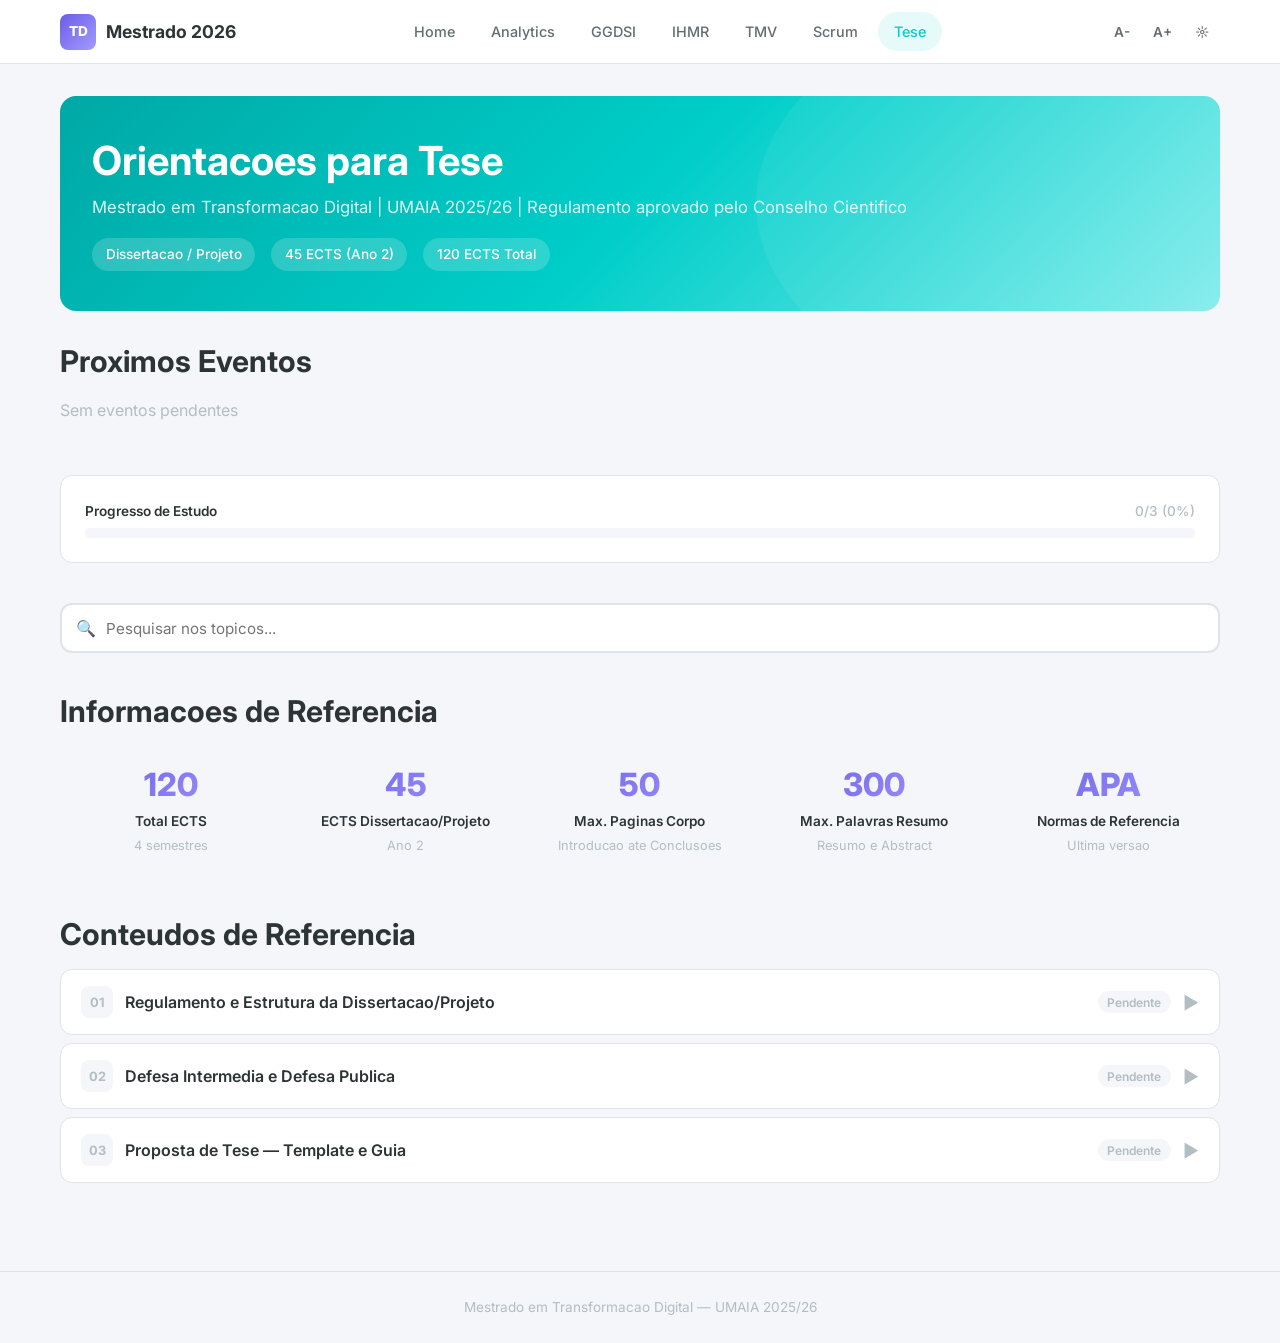
<file: tese.html>
<!DOCTYPE html>
<html lang="pt" data-theme="light">
<head>
  <meta charset="UTF-8">
  <meta name="viewport" content="width=device-width, initial-scale=1.0">
  <title>Orientacoes para Tese — Mestrado TD 2026</title>
  <link rel="preconnect" href="https://fonts.googleapis.com">
  <link href="https://fonts.googleapis.com/css2?family=Inter:wght@300;400;500;600;700;800&display=swap" rel="stylesheet">
  <link rel="stylesheet" href="styles.css">
  <link rel="icon" type="image/svg+xml" href="favicon.svg">
  <link rel="apple-touch-icon" href="apple-touch-icon.png">
</head>
<body data-page="tese">

<!-- Navbar -->
<nav class="navbar">
  <div class="container nav-container">
    <a href="index.html" class="nav-brand">
      <span class="nav-logo">TD</span>
      <span class="nav-title">Mestrado 2026</span>
    </a>
    <div class="nav-links">
      <a href="index.html" class="nav-link">Home</a>
      <a href="ba.html" class="nav-link discipline-ba">Analytics</a>
      <a href="ggdsi.html" class="nav-link discipline-ggdsi">GGDSI</a>
      <a href="ihmr.html" class="nav-link discipline-ihmr">IHMR</a>
      <a href="tmv.html" class="nav-link discipline-tmv">TMV</a>
      <a href="lsrtd.html" class="nav-link discipline-lsrtd">Scrum</a>
      <a href="tese.html" class="nav-link discipline-tese">Tese</a>
    </div>
    <div class="nav-controls">
      <button class="btn-icon" onclick="changeFontSize(-2)" title="Diminuir fonte">A-</button>
      <button class="btn-icon" onclick="changeFontSize(2)" title="Aumentar fonte">A+</button>
      <button class="btn-icon" onclick="toggleTheme()" title="Alternar tema">
        <span class="theme-icon-light">&#9790;</span>
        <span class="theme-icon-dark">&#9788;</span>
      </button>
      <button class="btn-icon mobile-menu-btn" onclick="toggleMobile()" aria-label="Menu">&#9776;</button>
    </div>
  </div>
</nav>
<div class="nav-links-mobile-overlay" id="mobileOverlay">
  <a href="index.html" class="nav-link">Home</a>
  <a href="ba.html" class="nav-link discipline-ba">Analytics</a>
  <a href="ggdsi.html" class="nav-link discipline-ggdsi">GGDSI</a>
  <a href="ihmr.html" class="nav-link discipline-ihmr">IHMR</a>
  <a href="tmv.html" class="nav-link discipline-tmv">TMV</a>
  <a href="lsrtd.html" class="nav-link discipline-lsrtd">Scrum</a>
  <a href="tese.html" class="nav-link discipline-tese">Tese</a>
</div>

<main class="container main-content">

  <!-- Hero -->
  <section class="hero hero-tese">
    <h1>Orientacoes para Tese</h1>
    <p>Mestrado em Transformacao Digital | UMAIA 2025/26 | Regulamento aprovado pelo Conselho Cientifico</p>
    <div class="hero-meta">
      <span>Dissertacao / Projeto</span>
      <span>45 ECTS (Ano 2)</span>
      <span>120 ECTS Total</span>
    </div>
  </section>

  <!-- Countdowns -->
  <section class="section">
    <h2>Proximos Eventos</h2>
    <div class="countdown-grid" id="countdownGrid"></div>
  </section>

  <!-- Progress -->
  <section class="section">
    <div class="card">
      <div class="progress-label">
        <span>Progresso de Estudo</span>
        <span id="progressLabel">0/3 (0%)</span>
      </div>
      <div class="progress-bar">
        <div class="progress-fill tese" id="progressBar" style="width:0%"></div>
      </div>
    </div>
  </section>

  <!-- Search -->
  <section class="section">
    <div class="search-container">
      <span class="search-icon">&#128269;</span>
      <input type="text" class="search-input" id="searchInput" placeholder="Pesquisar nos topicos...">
    </div>
  </section>

  <!-- Info Section -->
  <section class="section">
    <h2>Informacoes de Referencia</h2>
    <div class="eval-grid">
      <div class="eval-card">
        <div class="eval-weight">120</div>
        <div class="eval-label">Total ECTS</div>
        <div class="eval-detail">4 semestres</div>
      </div>
      <div class="eval-card">
        <div class="eval-weight">45</div>
        <div class="eval-label">ECTS Dissertacao/Projeto</div>
        <div class="eval-detail">Ano 2</div>
      </div>
      <div class="eval-card">
        <div class="eval-weight">50</div>
        <div class="eval-label">Max. Paginas Corpo</div>
        <div class="eval-detail">Introducao ate Conclusoes</div>
      </div>
      <div class="eval-card">
        <div class="eval-weight">300</div>
        <div class="eval-label">Max. Palavras Resumo</div>
        <div class="eval-detail">Resumo e Abstract</div>
      </div>
      <div class="eval-card">
        <div class="eval-weight">APA</div>
        <div class="eval-label">Normas de Referencia</div>
        <div class="eval-detail">Ultima versao</div>
      </div>
    </div>
  </section>

  <!-- ========== ACCORDION TOPICS ========== -->
  <section class="section">
    <h2>Conteudos de Referencia</h2>
    <div class="accordion">

      <!-- ==================== TOPIC 1: Regulamento e Estrutura da Dissertacao/Projeto ==================== -->
      <div class="accordion-item" data-topic="tese-t1">
        <button class="accordion-header">
          <span class="topic-number">01</span>
          <span class="topic-title">Regulamento e Estrutura da Dissertacao/Projeto</span>
          <span class="topic-status">Pendente</span>
          <span class="accordion-icon">&#9654;</span>
        </button>
        <div class="accordion-body">
          <div class="accordion-content tese-accent">

            <!-- Theory -->
            <div class="content-block">
              <h3>Teoria</h3>
              <div class="theory-text">

                <h4>1.1. O Mestrado em Transformacao Digital</h4>
                <p>O Mestrado em Transformacao Digital da UMAIA tem uma carga total de <strong>120 ECTS</strong>, distribuidos ao longo de <strong>4 semestres</strong> (2 anos letivos). As areas cientificas abrangidas sao: <strong>Gestao e Administracao (345)</strong>, <strong>Ciencias Informaticas (481)</strong> e <strong>Marketing e Publicidade (342)</strong>, refletindo o carater interdisciplinar do programa.</p>

                <h4>1.2. Tipologias de Trabalho Final</h4>
                <p>O estudante pode optar por duas tipologias de trabalho final: <strong>Dissertacao</strong> ou <strong>Projeto</strong>. A dissertacao e orientada para a investigacao academica e producao de conhecimento cientifico, enquanto o projeto tem uma vertente mais aplicada e pratica, embora ambos exijam rigor metodologico e fundamentacao teorica.</p>
                <p>De acordo com as tipologias APA, os trabalhos podem classificar-se como: <strong>estudos empiricos</strong> (recolha e analise de dados originais), <strong>estudos metodologicos</strong> (desenvolvimento ou avaliacao de metodologias) e <strong>estudos de caso</strong> (analise aprofundada de um caso especifico num contexto real).</p>

                <h4>1.3. Estrutura Obrigatoria</h4>
                <p>A estrutura da dissertacao ou projeto segue um formato padronizado com os seguintes componentes:</p>
                <ol>
                  <li><strong>Capa</strong> — pagina de rosto com titulo, autor, orientador, instituicao e data</li>
                  <li><strong>Dedicatoria</strong> (opcional) — breve dedicatoria pessoal</li>
                  <li><strong>Agradecimentos</strong> (opcional) — reconhecimento a quem contribuiu</li>
                  <li><strong>Resumo e Abstract</strong> — maximo de 300 palavras cada, em portugues e ingles</li>
                  <li><strong>Indice</strong> — indice geral, indice de figuras, indice de tabelas, lista de abreviaturas</li>
                  <li><strong>Introducao</strong> — contextualizacao, problema, objetivos, estrutura do documento</li>
                  <li><strong>Revisao de Literatura</strong> — enquadramento teorico, estado da arte</li>
                  <li><strong>Metodo</strong> — metodologia, tecnicas, instrumentos, amostra</li>
                  <li><strong>Resultados</strong> — apresentacao dos dados e analise</li>
                  <li><strong>Discussao</strong> — interpretacao dos resultados a luz da literatura</li>
                  <li><strong>Conclusoes</strong> — sintese, contributos, limitacoes, trabalho futuro</li>
                  <li><strong>Referencias</strong> — lista completa em formato APA</li>
                  <li><strong>Anexos</strong> (opcional) — materiais complementares</li>
                </ol>

                <div class="highlight-box">
                  <p><strong>Ponto-chave:</strong> O corpo do texto (da Introducao ate as Conclusoes) tem um limite maximo de <strong>50 paginas</strong>. As paginas preliminares sao numeradas em <strong>numeracao romana</strong> (I, II, III) e o corpo do texto em <strong>numeracao arabica</strong> (1, 2, 3).</p>
                </div>

                <h4>1.4. Normas e Formatacao</h4>
                <p>Todas as referencias e formatacao de conteudo devem seguir as normas <strong>APA (versao mais recente)</strong>. Isto inclui citacoes no texto, lista de referencias, formatacao de tabelas, figuras, titulos e niveis de secao.</p>

                <h4>1.5. Supervisao</h4>
                <p>Cada trabalho final deve ter um <strong>orientador doutorado</strong>, podendo ter tambem um <strong>co-orientador</strong>. Pelo menos um dos orientadores deve ser <strong>docente da UMAIA</strong>. O orientador acompanha o estudante ao longo de todo o processo, desde a definicao do tema ate a defesa publica.</p>

                <h4>1.6. Prazo da Proposta</h4>
                <p>O prazo para submissao da proposta de dissertacao ou projeto e <strong>definido pelo coordenador do curso no inicio do Semestre 1 do Ano 2</strong>. O estudante deve respeitar rigorosamente este prazo para garantir a inscricao no trabalho final.</p>

              </div>
            </div>

            <!-- Concept Cards -->
            <div class="content-block tese-accent">
              <h3>Conceitos-Chave</h3>
              <div class="concept-grid">
                <div class="concept-card">
                  <h4>Dissertacao</h4>
                  <p>Trabalho de investigacao academica com producao de conhecimento cientifico, orientado por rigor metodologico e fundamentacao teorica.</p>
                </div>
                <div class="concept-card">
                  <h4>Projeto</h4>
                  <p>Trabalho de vertente aplicada e pratica, que resolve um problema concreto, mas igualmente exige fundamentacao cientifica e rigor metodologico.</p>
                </div>
                <div class="concept-card">
                  <h4>Normas APA</h4>
                  <p>Conjunto de regras da American Psychological Association para formatacao academica, citacoes no texto e lista de referencias bibliograficas.</p>
                </div>
                <div class="concept-card">
                  <h4>Estudo de Caso</h4>
                  <p>Tipologia APA que consiste na analise aprofundada de um caso especifico num contexto real, combinando multiplas fontes de evidencia.</p>
                </div>
                <div class="concept-card">
                  <h4>120 ECTS</h4>
                  <p>Carga total do Mestrado em Transformacao Digital, distribuida por 4 semestres em tres areas cientificas complementares.</p>
                </div>
                <div class="concept-card">
                  <h4>Orientador</h4>
                  <p>Docente doutorado que supervisiona o trabalho final. Pelo menos um orientador deve pertencer ao corpo docente da UMAIA.</p>
                </div>
              </div>
            </div>

            <!-- Flashcards -->
            <div class="content-block tese-accent">
              <h3>Flashcards</h3>
              <p class="flashcard-hint">Clique no cartao para ver a resposta</p>
              <div class="flashcard-grid">
                <div class="flashcard">
                  <div class="flashcard-inner">
                    <div class="flashcard-front">Quantos ECTS tem o Mestrado em Transformacao Digital no total?</div>
                    <div class="flashcard-back">120 ECTS, distribuidos ao longo de 4 semestres (2 anos letivos), abrangendo Gestao e Administracao, Ciencias Informaticas e Marketing e Publicidade.</div>
                  </div>
                </div>
                <div class="flashcard">
                  <div class="flashcard-inner">
                    <div class="flashcard-front">Quais sao as duas tipologias de trabalho final disponiveis?</div>
                    <div class="flashcard-back">Dissertacao (investigacao academica) e Projeto (vertente aplicada/pratica). Ambos exigem rigor metodologico e fundamentacao teorica.</div>
                  </div>
                </div>
                <div class="flashcard">
                  <div class="flashcard-inner">
                    <div class="flashcard-front">Qual o limite maximo de paginas para o corpo do texto?</div>
                    <div class="flashcard-back">50 paginas, contando da Introducao ate as Conclusoes. As paginas preliminares e referencias nao contam para este limite.</div>
                  </div>
                </div>
                <div class="flashcard">
                  <div class="flashcard-inner">
                    <div class="flashcard-front">Como e feita a numeracao de paginas?</div>
                    <div class="flashcard-back">Paginas preliminares em numeracao romana (I, II, III) e o corpo do texto em numeracao arabica (1, 2, 3).</div>
                  </div>
                </div>
                <div class="flashcard">
                  <div class="flashcard-inner">
                    <div class="flashcard-front">Qual o limite de palavras para o Resumo e o Abstract?</div>
                    <div class="flashcard-back">Maximo de 300 palavras cada. O Resumo e em portugues e o Abstract em ingles, ambos sintetizando o trabalho completo.</div>
                  </div>
                </div>
                <div class="flashcard">
                  <div class="flashcard-inner">
                    <div class="flashcard-front">Quais sao as normas obrigatorias para referencias e formatacao?</div>
                    <div class="flashcard-back">Normas APA (versao mais recente), abrangendo citacoes no texto, lista de referencias, formatacao de tabelas, figuras e niveis de secao.</div>
                  </div>
                </div>
                <div class="flashcard">
                  <div class="flashcard-inner">
                    <div class="flashcard-front">Quais sao as tres tipologias APA para o trabalho final?</div>
                    <div class="flashcard-back">Estudos empiricos (recolha e analise de dados originais), estudos metodologicos (desenvolvimento de metodologias) e estudos de caso (analise aprofundada de um caso real).</div>
                  </div>
                </div>
                <div class="flashcard">
                  <div class="flashcard-inner">
                    <div class="flashcard-front">Que requisitos existem para a supervisao do trabalho final?</div>
                    <div class="flashcard-back">Orientador doutorado obrigatorio, possivel co-orientador. Pelo menos um dos orientadores deve ser docente da UMAIA.</div>
                  </div>
                </div>
              </div>
            </div>

            <!-- Quiz -->
            <div class="content-block">
              <h3>Quiz</h3>

              <div class="quiz-block">
                <p class="quiz-question-text">1. Qual e a carga total de ECTS do Mestrado em Transformacao Digital?</p>
                <div class="quiz-options">
                  <button class="quiz-option">60 ECTS</button>
                  <button class="quiz-option">90 ECTS</button>
                  <button class="quiz-option" data-correct="true">120 ECTS</button>
                  <button class="quiz-option">180 ECTS</button>
                </div>
              </div>

              <div class="quiz-block">
                <p class="quiz-question-text">2. Qual o limite maximo de paginas para o corpo do texto da dissertacao?</p>
                <div class="quiz-options">
                  <button class="quiz-option">30 paginas</button>
                  <button class="quiz-option">40 paginas</button>
                  <button class="quiz-option" data-correct="true">50 paginas</button>
                  <button class="quiz-option">80 paginas</button>
                </div>
              </div>

              <div class="quiz-block">
                <p class="quiz-question-text">3. Como sao numeradas as paginas preliminares?</p>
                <div class="quiz-options">
                  <button class="quiz-option">Numeracao arabica (1, 2, 3)</button>
                  <button class="quiz-option" data-correct="true">Numeracao romana (I, II, III)</button>
                  <button class="quiz-option">Letras (A, B, C)</button>
                  <button class="quiz-option">Nao sao numeradas</button>
                </div>
              </div>

              <div class="quiz-block">
                <p class="quiz-question-text">4. Qual o limite de palavras para o Resumo e o Abstract?</p>
                <div class="quiz-options">
                  <button class="quiz-option">150 palavras cada</button>
                  <button class="quiz-option">200 palavras cada</button>
                  <button class="quiz-option" data-correct="true">300 palavras cada</button>
                  <button class="quiz-option">500 palavras cada</button>
                </div>
              </div>

              <div class="quiz-block">
                <p class="quiz-question-text">5. Qual das seguintes NAO e uma area cientifica do mestrado?</p>
                <div class="quiz-options">
                  <button class="quiz-option">Gestao e Administracao (345)</button>
                  <button class="quiz-option">Ciencias Informaticas (481)</button>
                  <button class="quiz-option">Marketing e Publicidade (342)</button>
                  <button class="quiz-option" data-correct="true">Engenharia Mecanica (521)</button>
                </div>
              </div>

              <div class="quiz-score-display hidden"></div>
              <button class="quiz-reset" onclick="resetQuiz(this)">Repetir Quiz</button>
            </div>

            <!-- Mark studied -->
            <div class="content-block text-center">
              <button class="btn btn-success btn-sm mark-studied" onclick="toggleStudied('tese-t1')">Marcar como estudado</button>
            </div>

          </div>
        </div>
      </div>

      <!-- ==================== TOPIC 2: Defesa Intermedia e Defesa Publica ==================== -->
      <div class="accordion-item" data-topic="tese-t2">
        <button class="accordion-header">
          <span class="topic-number">02</span>
          <span class="topic-title">Defesa Intermedia e Defesa Publica</span>
          <span class="topic-status">Pendente</span>
          <span class="accordion-icon">&#9654;</span>
        </button>
        <div class="accordion-body">
          <div class="accordion-content tese-accent">

            <!-- Theory -->
            <div class="content-block">
              <h3>Teoria</h3>
              <div class="theory-text">

                <h4>2.1. Defesa Intermedia</h4>
                <p>A <strong>Defesa Intermedia</strong> realiza-se no <strong>final do Semestre 1 do Ano 2</strong> e consiste na apresentacao de um documento rascunho (draft) do trabalho em curso. Trata-se de um <strong>momento construtivo</strong>, cujo objetivo principal e dar feedback e sugestoes de melhoria ao estudante, e nao uma avaliacao final.</p>
                <p><strong>Composicao do juri:</strong> O juri da defesa intermedia e composto pelo(s) <strong>orientador(es)</strong> e por um <strong>leitor doutorado do programa</strong> que nao seja o orientador. O leitor traz uma perspetiva externa e complementar a avaliacao.</p>
                <p><strong>Conteudo obrigatorio do documento rascunho:</strong></p>
                <ol>
                  <li><strong>Introducao:</strong> Deve apresentar claramente o <strong>problema de investigacao</strong>, os <strong>objetivos gerais e especificos</strong> e a <strong>justificacao</strong> para a escolha do tema. O estudante deve demonstrar que compreende a relevancia do problema.</li>
                  <li><strong>Revisao da Literatura:</strong> Deve conter o <strong>enquadramento teorico</strong>, o <strong>estado da arte</strong> relevante para o tema e demonstrar <strong>qualidade das fontes</strong> utilizadas (artigos cientificos, livros de referencia, publicacoes recentes).</li>
                  <li><strong>Proposta de Metodologia:</strong> Deve descrever a <strong>metodologia adequada</strong> ao tipo de estudo e as <strong>tecnicas de recolha de dados</strong> previstas (questionarios, entrevistas, observacao, analise documental, etc.).</li>
                </ol>

                <div class="highlight-box">
                  <p><strong>Ponto-chave:</strong> A defesa intermedia e um momento formativo e construtivo. O objetivo e ajudar o estudante a melhorar o trabalho antes da versao final, nao atribuir uma classificacao definitiva.</p>
                </div>

                <h4>2.2. Defesa Publica</h4>
                <p>A <strong>Defesa Publica</strong> e o momento final de avaliacao do trabalho. Tem uma <strong>duracao aproximada de 1 hora</strong> e esta estruturada em <strong>3 momentos</strong>:</p>
                <ol>
                  <li><strong>Apresentacao oral:</strong> O estudante apresenta o seu trabalho de forma sintetica e estruturada, destacando o problema, a metodologia, os resultados e as conclusoes.</li>
                  <li><strong>Defesa/Debate com o juri:</strong> Os membros do juri colocam questoes, pedem esclarecimentos e desafiam as opcoes metodologicas e conclusoes do estudante. Este momento testa a capacidade de argumentacao e o dominio do tema.</li>
                  <li><strong>Declaracao e atribuicao de nota:</strong> O juri delibera e comunica a classificacao final ao estudante.</li>
                </ol>
                <p>A defesa publica cumpre as regras do <strong>Regulamento Geral dos Cursos de 2.o Ciclo</strong> da instituicao.</p>

                <h4>2.3. Criterios de Avaliacao Implicitos</h4>
                <p>Embora os criterios especificos dependam do juri, existem dimensoes transversais que sao avaliadas:</p>
                <ul>
                  <li><strong>Qualidade e rigor cientifico:</strong> fundamentacao teorica, metodologia adequada, analise rigorosa dos dados</li>
                  <li><strong>Capacidade de argumentacao:</strong> capacidade de justificar decisoes, responder a questoes criticas e defender as suas conclusoes</li>
                  <li><strong>Dominio do tema:</strong> conhecimento aprofundado da area de investigacao e da literatura relevante</li>
                  <li><strong>Clareza de apresentacao:</strong> organizacao do discurso, qualidade dos suportes visuais e gestao do tempo</li>
                </ul>

              </div>
            </div>

            <!-- Concept Cards -->
            <div class="content-block tese-accent">
              <h3>Conceitos-Chave</h3>
              <div class="concept-grid">
                <div class="concept-card">
                  <h4>Defesa Intermedia</h4>
                  <p>Apresentacao do rascunho no final do Semestre 1, Ano 2. Momento construtivo para feedback e melhoria antes da versao final.</p>
                </div>
                <div class="concept-card">
                  <h4>Defesa Publica</h4>
                  <p>Avaliacao final com duracao de ~1 hora: apresentacao oral, debate com juri e atribuicao de nota. Cumpre o Regulamento de 2.o Ciclo.</p>
                </div>
                <div class="concept-card">
                  <h4>Leitor</h4>
                  <p>Doutorado do programa (que nao o orientador) que integra o juri da defesa intermedia, trazendo uma perspetiva externa e complementar.</p>
                </div>
                <div class="concept-card">
                  <h4>Rigor Cientifico</h4>
                  <p>Criterio transversal de avaliacao que abrange fundamentacao teorica, adequacao metodologica e analise rigorosa dos dados.</p>
                </div>
              </div>
            </div>

            <!-- Flashcards -->
            <div class="content-block tese-accent">
              <h3>Flashcards</h3>
              <p class="flashcard-hint">Clique no cartao para ver a resposta</p>
              <div class="flashcard-grid">
                <div class="flashcard">
                  <div class="flashcard-inner">
                    <div class="flashcard-front">Quando ocorre a Defesa Intermedia?</div>
                    <div class="flashcard-back">No final do Semestre 1 do Ano 2. Consiste na apresentacao de um documento rascunho como momento construtivo de feedback.</div>
                  </div>
                </div>
                <div class="flashcard">
                  <div class="flashcard-inner">
                    <div class="flashcard-front">Quem compoe o juri da Defesa Intermedia?</div>
                    <div class="flashcard-back">O(s) orientador(es) e um leitor doutorado do programa que nao seja o orientador, trazendo uma perspetiva externa complementar.</div>
                  </div>
                </div>
                <div class="flashcard">
                  <div class="flashcard-inner">
                    <div class="flashcard-front">Quais sao os 3 conteudos obrigatorios do rascunho para a Defesa Intermedia?</div>
                    <div class="flashcard-back">1) Introducao (problema, objetivos, justificacao), 2) Revisao da Literatura (enquadramento, estado da arte, qualidade das fontes), 3) Proposta de Metodologia (metodologia adequada, tecnicas de recolha).</div>
                  </div>
                </div>
                <div class="flashcard">
                  <div class="flashcard-inner">
                    <div class="flashcard-front">Quais sao os 3 momentos da Defesa Publica?</div>
                    <div class="flashcard-back">1) Apresentacao oral do trabalho, 2) Defesa/debate com o juri (questoes e esclarecimentos), 3) Declaracao e atribuicao de nota pelo juri.</div>
                  </div>
                </div>
                <div class="flashcard">
                  <div class="flashcard-inner">
                    <div class="flashcard-front">Qual a duracao aproximada da Defesa Publica?</div>
                    <div class="flashcard-back">Aproximadamente 1 hora, dividida entre apresentacao oral, debate com o juri e deliberacao/atribuicao da nota final.</div>
                  </div>
                </div>
                <div class="flashcard">
                  <div class="flashcard-inner">
                    <div class="flashcard-front">Quais sao os 4 criterios de avaliacao implicitos?</div>
                    <div class="flashcard-back">1) Qualidade e rigor cientifico, 2) Capacidade de argumentacao, 3) Dominio do tema, 4) Clareza de apresentacao.</div>
                  </div>
                </div>
              </div>
            </div>

            <!-- Quiz -->
            <div class="content-block">
              <h3>Quiz</h3>

              <div class="quiz-block">
                <p class="quiz-question-text">1. Qual e o principal proposito da Defesa Intermedia?</p>
                <div class="quiz-options">
                  <button class="quiz-option">Atribuir uma nota parcial ao trabalho</button>
                  <button class="quiz-option" data-correct="true">Dar feedback construtivo e sugestoes de melhoria</button>
                  <button class="quiz-option">Aprovar ou reprovar o estudante</button>
                  <button class="quiz-option">Avaliar a apresentacao oral</button>
                </div>
              </div>

              <div class="quiz-block">
                <p class="quiz-question-text">2. Quem alem do orientador integra o juri da Defesa Intermedia?</p>
                <div class="quiz-options">
                  <button class="quiz-option">Um colega de turma</button>
                  <button class="quiz-option">O coordenador do curso</button>
                  <button class="quiz-option" data-correct="true">Um leitor doutorado do programa que nao seja o orientador</button>
                  <button class="quiz-option">Um especialista externo a instituicao</button>
                </div>
              </div>

              <div class="quiz-block">
                <p class="quiz-question-text">3. Quantos momentos compoe a Defesa Publica?</p>
                <div class="quiz-options">
                  <button class="quiz-option">2 momentos</button>
                  <button class="quiz-option" data-correct="true">3 momentos</button>
                  <button class="quiz-option">4 momentos</button>
                  <button class="quiz-option">5 momentos</button>
                </div>
              </div>

              <div class="quiz-block">
                <p class="quiz-question-text">4. Qual das seguintes NAO e um criterio implicito de avaliacao?</p>
                <div class="quiz-options">
                  <button class="quiz-option">Qualidade e rigor cientifico</button>
                  <button class="quiz-option">Capacidade de argumentacao</button>
                  <button class="quiz-option">Dominio do tema</button>
                  <button class="quiz-option" data-correct="true">Numero de paginas da dissertacao</button>
                </div>
              </div>

              <div class="quiz-score-display hidden"></div>
              <button class="quiz-reset" onclick="resetQuiz(this)">Repetir Quiz</button>
            </div>

            <!-- Mark studied -->
            <div class="content-block text-center">
              <button class="btn btn-success btn-sm mark-studied" onclick="toggleStudied('tese-t2')">Marcar como estudado</button>
            </div>

          </div>
        </div>
      </div>

      <!-- ==================== TOPIC 3: Proposta de Tese — Template e Guia ==================== -->
      <div class="accordion-item" data-topic="tese-t3">
        <button class="accordion-header">
          <span class="topic-number">03</span>
          <span class="topic-title">Proposta de Tese — Template e Guia</span>
          <span class="topic-status">Pendente</span>
          <span class="accordion-icon">&#9654;</span>
        </button>
        <div class="accordion-body">
          <div class="accordion-content tese-accent">

            <!-- Theory -->
            <div class="content-block">
              <h3>Teoria</h3>
              <div class="theory-text">

                <h4>3.1. Estrutura da Proposta de Tese</h4>
                <p>A proposta de dissertacao ou projeto segue um template estruturado com <strong>12 seccoes</strong> que devem ser preenchidas de forma clara, concisa e fundamentada. O estudante deve tambem indicar se opta por <strong>Dissertacao ou Projeto</strong> e identificar o <strong>orientador e co-orientador</strong>.</p>

                <h4>3.2. As 12 Seccoes da Proposta</h4>
                <ol>
                  <li><strong>Delimitacao do dominio de investigacao:</strong> Identificar as areas CNAEF (Classificacao Nacional de Areas de Educacao e Formacao) aplicaveis ao trabalho, situando-o no contexto das areas cientificas do mestrado.</li>
                  <li><strong>Problematica (tema geral):</strong> Apresentar o contexto e background do tema, explicando a relevancia e atualidade do problema. Limite recomendado: ate 300 palavras.</li>
                  <li><strong>Questao inicial:</strong> Formular a pergunta de investigacao central que o trabalho pretende responder. Deve ser clara, focada e investigavel.</li>
                  <li><strong>Objetivos da investigacao:</strong> Listar os objetivos em bullet points, utilizando verbos no infinitivo (ex.: analisar, avaliar, desenvolver, propor, identificar). Devem ser mensuráveis e realistas.</li>
                  <li><strong>Questoes de investigacao:</strong> Formular perguntas especificas que operacionalizam a questao inicial. Recomenda-se a utilizacao do framework <strong>PISCOS</strong> (Populacao, Intervencao, Comparacao, Outcomes, Setting) para estruturar as questoes.</li>
                  <li><strong>Metodologia:</strong> Definir o tipo de estudo (exploratotio, descritivo, explicativo), os metodos (quantitativos, qualitativos ou mistos) e as ferramentas a utilizar (ex.: SPSS para analise estatistica, NVivo para analise qualitativa, Google Forms para recolha de dados).</li>
                  <li><strong>Recursos necessarios:</strong> Listar as plataformas, participantes, equipamento e software necessarios para a realizacao do estudo.</li>
                  <li><strong>Apresentacao resumida:</strong> Redigir um paragrafo sintetico que resuma todo o trabalho proposto — problema, objetivos, metodologia e resultados esperados.</li>
                  <li><strong>Interesse da investigacao:</strong> Justificar a relevancia do trabalho para a <strong>academia</strong> (contributo teorico), a <strong>sociedade</strong> (impacto social) e a <strong>industria</strong> (aplicabilidade pratica).</li>
                  <li><strong>Conceitos fundamentais:</strong> Identificar as palavras-chave e conceitos centrais do trabalho, que serao aprofundados na revisao de literatura.</li>
                  <li><strong>Calendarizacao:</strong> Apresentar uma tabela com colunas: Tarefa, Designacao, Inicio, Duracao e Termino. Deve cobrir todo o periodo do trabalho final.</li>
                  <li><strong>Bibliografia base inicial:</strong> Listar as referencias bibliograficas iniciais em formato APA. Devem ser fontes atualizadas e de qualidade cientifica.</li>
                </ol>

                <h4>3.3. Dicas para uma Boa Proposta</h4>
                <ul>
                  <li><strong>Questao de investigacao clara e focada:</strong> Evitar questoes demasiado amplas ou vagas. A questao deve ser respondivel dentro do ambito e recursos do mestrado.</li>
                  <li><strong>Objetivos mensuraveis e realistas:</strong> Cada objetivo deve poder ser verificado. Usar verbos de acao concretos e evitar formulacoes ambiguas.</li>
                  <li><strong>Metodologia coerente com os objetivos:</strong> A escolha metodologica deve decorrer naturalmente dos objetivos e da questao de investigacao, nao ser arbitraria.</li>
                  <li><strong>Bibliografia atualizada e relevante:</strong> Privilegiar artigos cientificos recentes (ultimos 5 anos), publicacoes em revistas indexadas e livros de referencia na area.</li>
                  <li><strong>Cronograma realista:</strong> Planear com margem para imprevistos. Considerar periodos de ferias, prazos institucionais e tempo de resposta de participantes.</li>
                </ul>

                <div class="highlight-box">
                  <p><strong>Ponto-chave:</strong> Uma proposta bem estruturada e o alicerce de todo o trabalho final. Investir tempo na proposta poupa esforco e revisoes ao longo do processo.</p>
                </div>

              </div>
            </div>

            <!-- Concept Cards -->
            <div class="content-block tese-accent">
              <h3>Conceitos-Chave</h3>
              <div class="concept-grid">
                <div class="concept-card">
                  <h4>CNAEF</h4>
                  <p>Classificacao Nacional de Areas de Educacao e Formacao. Utilizada para situar o dominio de investigacao no contexto das areas cientificas.</p>
                </div>
                <div class="concept-card">
                  <h4>Framework PISCOS</h4>
                  <p>Populacao, Intervencao, Comparacao, Outcomes, Setting. Estrutura para formular questoes de investigacao especificas e focadas.</p>
                </div>
                <div class="concept-card">
                  <h4>Metodos Mistos</h4>
                  <p>Abordagem metodologica que combina metodos quantitativos e qualitativos, permitindo uma compreensao mais completa do fenomeno em estudo.</p>
                </div>
                <div class="concept-card">
                  <h4>Calendarizacao</h4>
                  <p>Planeamento temporal do trabalho em formato tabular (Tarefa, Designacao, Inicio, Duracao, Termino), cobrindo todo o periodo do projeto.</p>
                </div>
              </div>
            </div>

            <!-- Flashcards -->
            <div class="content-block tese-accent">
              <h3>Flashcards</h3>
              <p class="flashcard-hint">Clique no cartao para ver a resposta</p>
              <div class="flashcard-grid">
                <div class="flashcard">
                  <div class="flashcard-inner">
                    <div class="flashcard-front">Quantas seccoes tem a proposta de tese?</div>
                    <div class="flashcard-back">12 seccoes: Delimitacao do dominio, Problematica, Questao inicial, Objetivos, Questoes de investigacao, Metodologia, Recursos, Apresentacao resumida, Interesse, Conceitos, Calendarizacao e Bibliografia.</div>
                  </div>
                </div>
                <div class="flashcard">
                  <div class="flashcard-inner">
                    <div class="flashcard-front">O que e o framework PISCOS?</div>
                    <div class="flashcard-back">Populacao, Intervencao, Comparacao, Outcomes, Setting. E uma estrutura para formular questoes de investigacao especificas, focadas e investigaveis.</div>
                  </div>
                </div>
                <div class="flashcard">
                  <div class="flashcard-inner">
                    <div class="flashcard-front">Como devem ser formulados os objetivos da investigacao?</div>
                    <div class="flashcard-back">Em bullet points, com verbos no infinitivo (analisar, avaliar, desenvolver, propor, identificar). Devem ser mensuraveis e realistas.</div>
                  </div>
                </div>
                <div class="flashcard">
                  <div class="flashcard-inner">
                    <div class="flashcard-front">Que ferramentas sao referidas para a metodologia?</div>
                    <div class="flashcard-back">SPSS para analise estatistica, NVivo para analise qualitativa e Google Forms para recolha de dados. A escolha depende do tipo de estudo.</div>
                  </div>
                </div>
                <div class="flashcard">
                  <div class="flashcard-inner">
                    <div class="flashcard-front">Que colunas deve ter a tabela de calendarizacao?</div>
                    <div class="flashcard-back">Tarefa, Designacao, Inicio, Duracao e Termino. Deve cobrir todo o periodo do trabalho final com margem para imprevistos.</div>
                  </div>
                </div>
                <div class="flashcard">
                  <div class="flashcard-inner">
                    <div class="flashcard-front">Que tres dimensoes justificam o interesse da investigacao?</div>
                    <div class="flashcard-back">1) Academia (contributo teorico), 2) Sociedade (impacto social), 3) Industria (aplicabilidade pratica). Deve demonstrar relevancia em pelo menos uma dimensao.</div>
                  </div>
                </div>
              </div>
            </div>

            <!-- Quiz -->
            <div class="content-block">
              <h3>Quiz</h3>

              <div class="quiz-block">
                <p class="quiz-question-text">1. O que significa PISCOS no contexto da proposta de tese?</p>
                <div class="quiz-options">
                  <button class="quiz-option">Problema, Investigacao, Solucao, Conclusao, Observacao, Sintese</button>
                  <button class="quiz-option" data-correct="true">Populacao, Intervencao, Comparacao, Outcomes, Setting</button>
                  <button class="quiz-option">Planeamento, Implementacao, Supervisao, Controlo, Operacao, Sucesso</button>
                  <button class="quiz-option">Pesquisa, Inovacao, Ciencia, Organizacao, Sustentabilidade</button>
                </div>
              </div>

              <div class="quiz-block">
                <p class="quiz-question-text">2. Como devem ser formulados os objetivos da investigacao?</p>
                <div class="quiz-options">
                  <button class="quiz-option">Em paragrafos longos e detalhados</button>
                  <button class="quiz-option">Em forma de perguntas</button>
                  <button class="quiz-option" data-correct="true">Em bullet points com verbos no infinitivo</button>
                  <button class="quiz-option">Em formato de tabela com metricas</button>
                </div>
              </div>

              <div class="quiz-block">
                <p class="quiz-question-text">3. Quantas seccoes compoe a estrutura da proposta de tese?</p>
                <div class="quiz-options">
                  <button class="quiz-option">8 seccoes</button>
                  <button class="quiz-option">10 seccoes</button>
                  <button class="quiz-option" data-correct="true">12 seccoes</button>
                  <button class="quiz-option">15 seccoes</button>
                </div>
              </div>

              <div class="quiz-block">
                <p class="quiz-question-text">4. Qual das seguintes NAO e uma dica para uma boa proposta?</p>
                <div class="quiz-options">
                  <button class="quiz-option">Questao de investigacao clara e focada</button>
                  <button class="quiz-option">Bibliografia atualizada e relevante</button>
                  <button class="quiz-option">Cronograma realista</button>
                  <button class="quiz-option" data-correct="true">Usar o maior numero possivel de metodologias diferentes</button>
                </div>
              </div>

              <div class="quiz-score-display hidden"></div>
              <button class="quiz-reset" onclick="resetQuiz(this)">Repetir Quiz</button>
            </div>

            <!-- Mark studied -->
            <div class="content-block text-center">
              <button class="btn btn-success btn-sm mark-studied" onclick="toggleStudied('tese-t3')">Marcar como estudado</button>
            </div>

          </div>
        </div>
      </div>

    </div><!-- /accordion -->
  </section>

</main>

<footer class="footer">
  <div class="container">
    <p>Mestrado em Transformacao Digital — UMAIA 2025/26</p>
  </div>
</footer>

<script src="app.js"></script>
</body>
</html>
</file>
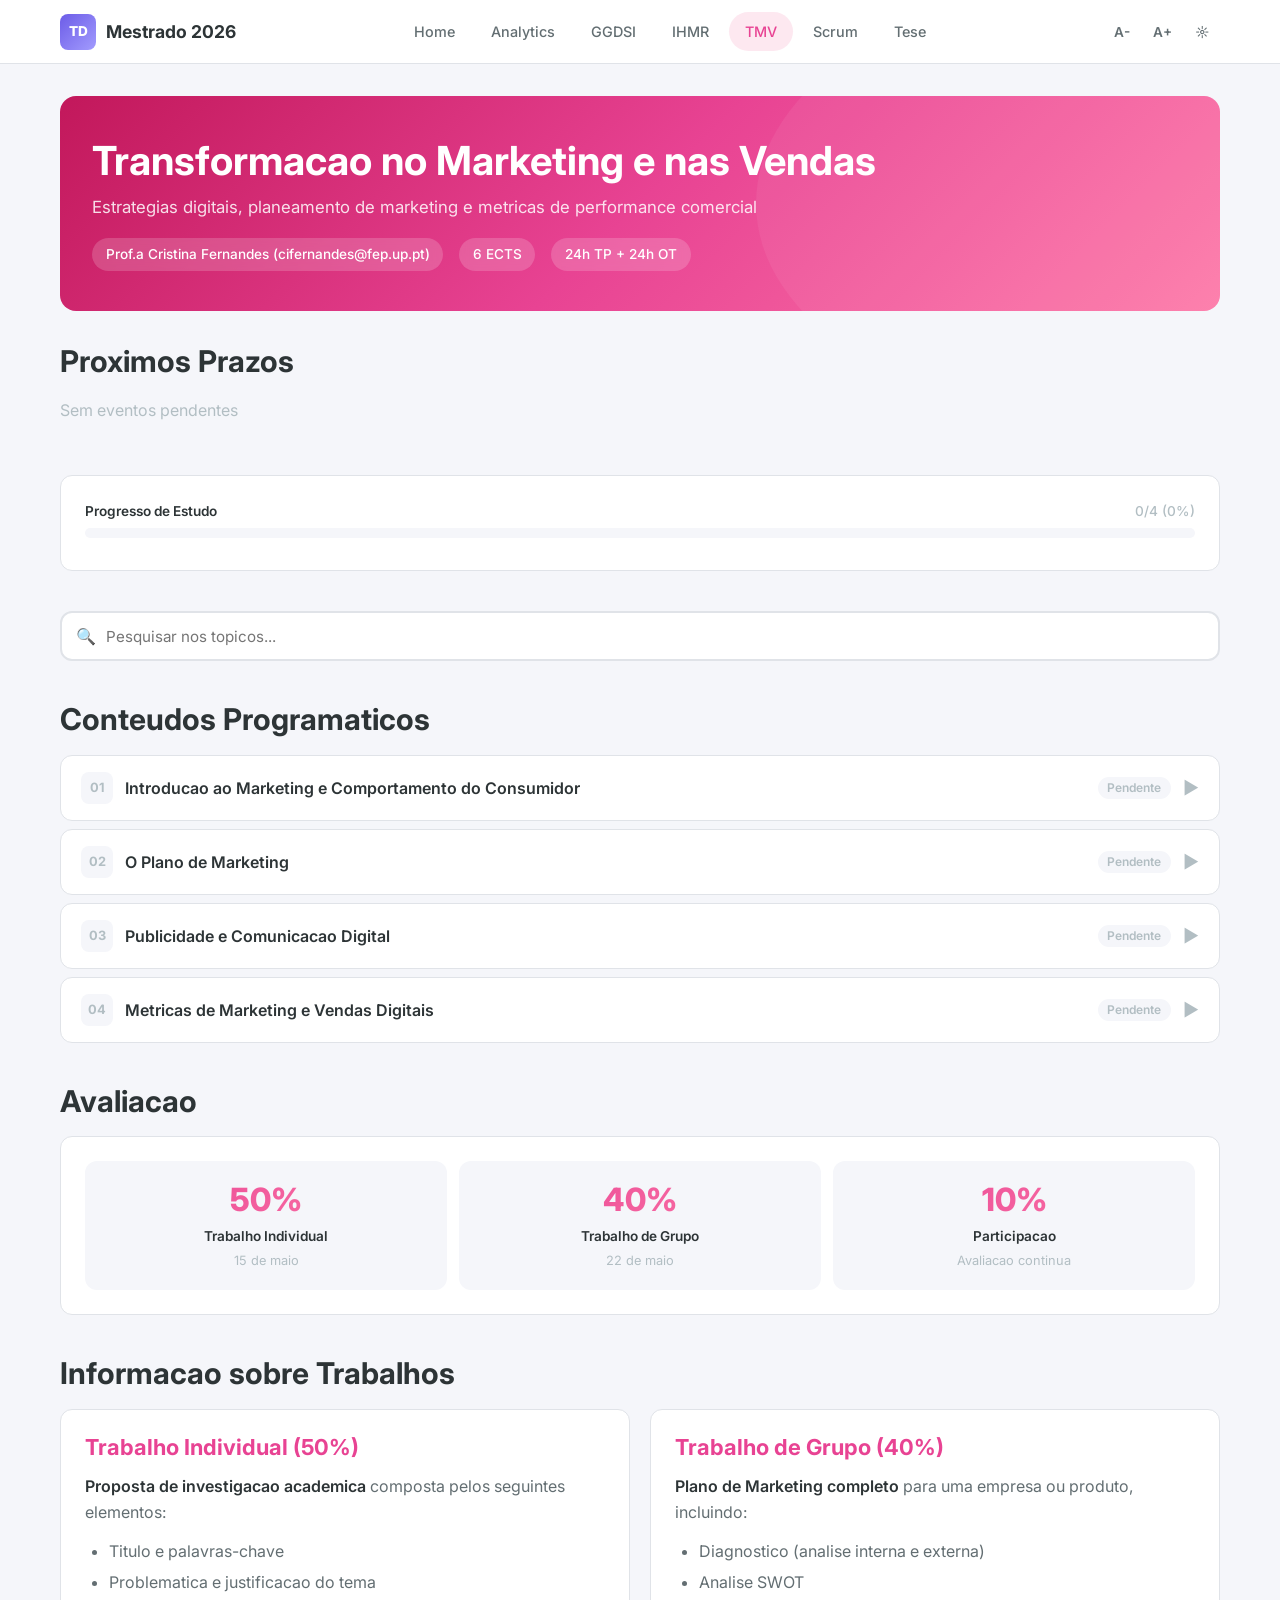
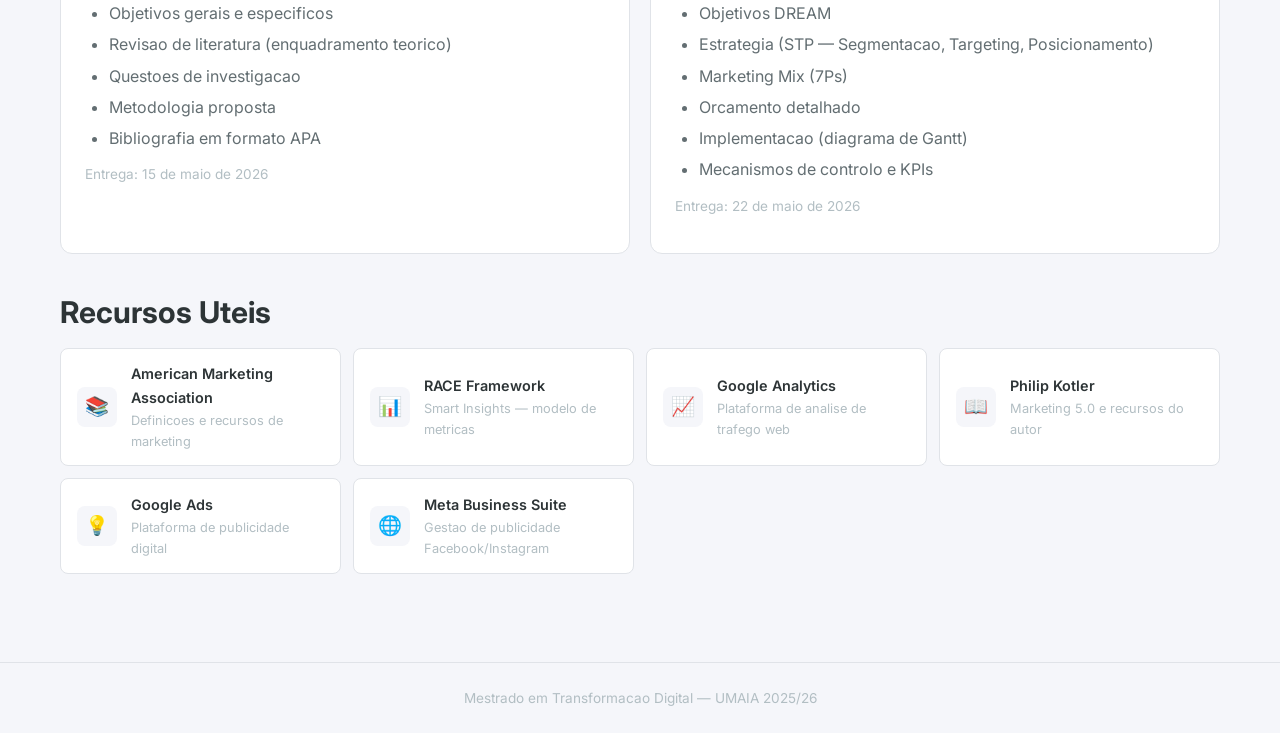
<file: tmv.html>
<!DOCTYPE html>
<html lang="pt" data-theme="light">
<head>
  <meta charset="UTF-8">
  <meta name="viewport" content="width=device-width, initial-scale=1.0">
  <title>TMV — Transformacao no Marketing e nas Vendas</title>
  <link rel="preconnect" href="https://fonts.googleapis.com">
  <link href="https://fonts.googleapis.com/css2?family=Inter:wght@300;400;500;600;700;800&display=swap" rel="stylesheet">
  <link rel="stylesheet" href="styles.css">
  <link rel="icon" type="image/svg+xml" href="favicon.svg">
  <link rel="apple-touch-icon" href="apple-touch-icon.png">
</head>
<body data-page="tmv">

<!-- Navbar -->
<nav class="navbar">
  <div class="container nav-container">
    <a href="index.html" class="nav-brand">
      <span class="nav-logo">TD</span>
      <span class="nav-title">Mestrado 2026</span>
    </a>
    <div class="nav-links">
      <a href="index.html" class="nav-link">Home</a>
      <a href="ba.html" class="nav-link discipline-ba">Analytics</a>
      <a href="ggdsi.html" class="nav-link discipline-ggdsi">GGDSI</a>
      <a href="ihmr.html" class="nav-link discipline-ihmr">IHMR</a>
      <a href="tmv.html" class="nav-link discipline-tmv active">TMV</a>
      <a href="lsrtd.html" class="nav-link discipline-lsrtd">Scrum</a>
      <a href="tese.html" class="nav-link discipline-tese">Tese</a>
    </div>
    <div class="nav-controls">
      <button class="btn-icon" onclick="changeFontSize(-2)" title="Diminuir fonte">A-</button>
      <button class="btn-icon" onclick="changeFontSize(2)" title="Aumentar fonte">A+</button>
      <button class="btn-icon" onclick="toggleTheme()" title="Alternar tema">
        <span class="theme-icon-light">&#9790;</span>
        <span class="theme-icon-dark">&#9788;</span>
      </button>
      <button class="btn-icon mobile-menu-btn" onclick="toggleMobile()" aria-label="Menu">&#9776;</button>
    </div>
  </div>
</nav>
<div class="nav-links-mobile-overlay" id="mobileOverlay">
  <a href="index.html" class="nav-link">Home</a>
  <a href="ba.html" class="nav-link discipline-ba">Analytics</a>
  <a href="ggdsi.html" class="nav-link discipline-ggdsi">GGDSI</a>
  <a href="ihmr.html" class="nav-link discipline-ihmr">IHMR</a>
  <a href="tmv.html" class="nav-link discipline-tmv active">TMV</a>
  <a href="lsrtd.html" class="nav-link discipline-lsrtd">Scrum</a>
  <a href="tese.html" class="nav-link discipline-tese">Tese</a>
</div>

<main class="container main-content">

  <!-- Hero -->
  <section class="hero hero-tmv">
    <h1>Transformacao no Marketing e nas Vendas</h1>
    <p>Estrategias digitais, planeamento de marketing e metricas de performance comercial</p>
    <div class="hero-meta">
      <span>Prof.a Cristina Fernandes (cifernandes@fep.up.pt)</span>
      <span>6 ECTS</span>
      <span>24h TP + 24h OT</span>
    </div>
  </section>

  <!-- Countdowns -->
  <section class="section">
    <h2>Proximos Prazos</h2>
    <div class="countdown-grid" id="countdownGrid">
      <div class="countdown-card tmv" data-date="2026-05-15">
        <div class="countdown-label">Entrega</div>
        <div class="countdown-event">Trabalho Individual</div>
        <div class="countdown-values">
          <div class="countdown-unit"><span class="countdown-value">--</span><span class="countdown-unit-label">dias</span></div>
          <div class="countdown-unit"><span class="countdown-value">--</span><span class="countdown-unit-label">horas</span></div>
          <div class="countdown-unit"><span class="countdown-value">--</span><span class="countdown-unit-label">min</span></div>
        </div>
      </div>
      <div class="countdown-card tmv" data-date="2026-05-22">
        <div class="countdown-label">Entrega</div>
        <div class="countdown-event">Trabalho de Grupo</div>
        <div class="countdown-values">
          <div class="countdown-unit"><span class="countdown-value">--</span><span class="countdown-unit-label">dias</span></div>
          <div class="countdown-unit"><span class="countdown-value">--</span><span class="countdown-unit-label">horas</span></div>
          <div class="countdown-unit"><span class="countdown-value">--</span><span class="countdown-unit-label">min</span></div>
        </div>
      </div>
    </div>
  </section>

  <!-- Progress -->
  <section class="section">
    <div class="card">
      <div class="progress-container">
        <div class="progress-label">
          <span>Progresso de Estudo</span>
          <span id="progressLabel">0/4 (0%)</span>
        </div>
        <div class="progress-bar">
          <div class="progress-fill tmv" id="progressBar" style="width:0%"></div>
        </div>
      </div>
    </div>
  </section>

  <!-- Search -->
  <section class="section">
    <div class="search-container">
      <span class="search-icon">&#128269;</span>
      <input type="text" class="search-input" id="searchInput" placeholder="Pesquisar nos topicos...">
    </div>
  </section>

  <!-- Accordion Topics -->
  <section class="section">
    <h2>Conteudos Programaticos</h2>
    <div class="accordion">

      <!-- ============================================================ -->
      <!-- TOPIC 1: Introducao ao Marketing e Comportamento do Consumidor -->
      <!-- ============================================================ -->
      <div class="accordion-item" data-topic="tmv-t1">
        <button class="accordion-header">
          <span class="topic-number">01</span>
          <span class="topic-title">Introducao ao Marketing e Comportamento do Consumidor</span>
          <span class="topic-status">Pendente</span>
          <span class="accordion-icon">&#9654;</span>
        </button>
        <div class="accordion-body">
          <div class="accordion-content">

            <!-- Theory -->
            <div class="content-block">
              <h3>Teoria</h3>
              <div class="theory-text">
                <p><strong>Definicao de Marketing:</strong> Marketing e o processo social e de gestao pelo qual individuos e organizacoes criam, oferecem e negoceiam valor entre si. Vai muito alem da simples publicidade ou venda — abrange a identificacao de necessidades, o desenvolvimento de solucoes, a comunicacao de propostas de valor e a construcao de relacoes duradouras com os clientes. Segundo a American Marketing Association (AMA), marketing e a atividade, conjunto de instituicoes e processos para criar, comunicar, entregar e trocar ofertas que tenham valor para consumidores, clientes, parceiros e sociedade em geral.</p>

                <p><strong>Tipos de Marketing:</strong> O marketing nao se aplica apenas a produtos fisicos. Existem diversas tipologias conforme o objeto de aplicacao:</p>
                <ul>
                  <li><strong>Marketing de Produto:</strong> focado em bens tangiveis — estrategia de lancamento, ciclo de vida, posicionamento</li>
                  <li><strong>Marketing de Servico:</strong> dirigido a ofertas intangiveis — enfase na experiencia, na qualidade percebida e na co-criacao de valor</li>
                  <li><strong>Marketing de Pessoa:</strong> construcao da marca pessoal — politicos, celebridades, influenciadores, profissionais</li>
                  <li><strong>Marketing de Lugar:</strong> promocao de cidades, regioes, paises como destinos turisticos ou polos de investimento</li>
                  <li><strong>Marketing de Causa:</strong> alinhamento de marcas com causas sociais, ambientais ou humanitarias para gerar impacto e reputacao</li>
                  <li><strong>Marketing Organizacional:</strong> construcao da imagem e reputacao de uma organizacao (nao de um produto especifico)</li>
                </ul>

                <p><strong>Marketing Mix — Os 4Ps:</strong> O modelo classico do Marketing Mix, proposto por E. Jerome McCarthy (1960), organiza as decisoes de marketing em quatro dimensoes fundamentais:</p>
                <ul>
                  <li><strong>Produto (Product):</strong> o que a empresa oferece — caracteristicas, design, qualidade, marca, embalagem, servicos associados, garantias</li>
                  <li><strong>Preco (Price):</strong> quanto custa — estrategia de pricing, descontos, condicoes de pagamento, percepcao de valor</li>
                  <li><strong>Distribuicao (Place):</strong> como e onde o produto chega ao cliente — canais de distribuicao, logistica, cobertura geografica, pontos de venda</li>
                  <li><strong>Promocao (Promotion):</strong> como se comunica a oferta — publicidade, relacoes publicas, forca de vendas, marketing direto, promocoes de venda</li>
                </ul>

                <div class="highlight-box">
                  <p><strong>Nota importante:</strong> A forca de vendas e uma componente do Marketing Mix (dentro da Promocao). Assim, marketing e vendas nao sao funcoes separadas — as vendas sao um instrumento operacional da estrategia de marketing.</p>
                </div>

                <p><strong>Orientacoes da empresa ao mercado:</strong> Ao longo da historia, as empresas adotaram diferentes filosofias de gestao em relacao ao mercado:</p>
                <ul>
                  <li><strong>Orientacao para a producao:</strong> foco na eficiencia produtiva e na distribuicao massiva — pressupoe que os consumidores preferem produtos disponiveis e acessiveis (era industrial)</li>
                  <li><strong>Orientacao para as vendas:</strong> foco no esforco comercial agressivo — pressupoe que os consumidores so compram se forem ativamente persuadidos</li>
                  <li><strong>Orientacao para o marketing:</strong> foco no conhecimento do mercado-alvo e na satisfacao das necessidades melhor do que a concorrencia</li>
                  <li><strong>Orientacao para o valor:</strong> foco na entrega de valor superior ao cliente, combinando qualidade, servico e preco justo</li>
                  <li><strong>Orientacao para a sociedade:</strong> foco no equilibrio entre lucro, satisfacao do cliente e bem-estar social e ambiental (marketing sustentavel)</li>
                </ul>

                <p><strong>Desafios do marketing no seculo XXI:</strong> O ambiente de marketing contemporaneo e marcado por forcas transformadoras que exigem adaptacao constante:</p>
                <ul>
                  <li><strong>Tecnologia:</strong> inteligencia artificial, big data, automacao, realidade aumentada, IoT — transformam a forma como as empresas conhecem e servem os clientes</li>
                  <li><strong>Globalizacao:</strong> mercados interconectados, concorrencia global, cadeias de valor internacionais, diversidade cultural</li>
                  <li><strong>Etica e responsabilidade:</strong> privacidade de dados (RGPD), transparencia, sustentabilidade, diversidade e inclusao</li>
                  <li><strong>Economia:</strong> volatilidade, inflacao, desigualdade, novos modelos de negocio (subscricao, sharing economy, freemium)</li>
                </ul>

                <p><strong>Tendencias contemporaneas:</strong></p>
                <ul>
                  <li><strong>Long Tail (Chris Anderson, 2004):</strong> a internet permite que nichos de mercado se tornem viáveis — a soma de muitos produtos de nicho pode superar os poucos bestsellers. Exemplos: Netflix, Amazon, Spotify</li>
                  <li><strong>Hiperconectividade:</strong> os consumidores estao permanentemente conectados, em multiplos dispositivos e plataformas, o que exige estrategias omnicanal</li>
                  <li><strong>Personalizacao:</strong> de mass marketing para marketing one-to-one — algoritmos permitem ofertas, conteudos e experiencias adaptadas a cada individuo</li>
                </ul>

                <p><strong>Quantum Marketing (Raja Rajamannar, 2021) — 5 Paradigmas:</strong> O conceito de Quantum Marketing propoe que o marketing evoluiu em cinco grandes paradigmas historicos:</p>
                <ul>
                  <li><strong>1.o Paradigma:</strong> Marketing baseado em produto (foco nas caracteristicas funcionais)</li>
                  <li><strong>2.o Paradigma:</strong> Marketing emocional (branding, conexao emocional com o consumidor)</li>
                  <li><strong>3.o Paradigma:</strong> Marketing orientado por dados (CRM, segmentacao avancada, analytics)</li>
                  <li><strong>4.o Paradigma:</strong> Marketing digital e social (redes sociais, mobile, e-commerce)</li>
                  <li><strong>5.o Paradigma:</strong> Quantum Marketing — convergencia de IA, blockchain, AR/VR, IoT, 5G num ecossistema radicalmente novo</li>
                </ul>

                <p><strong>Personalidade de Marca (Jennifer Aaker, 1997):</strong> Aaker propoe que as marcas, tal como as pessoas, possuem tracos de personalidade que determinam a forma como os consumidores se relacionam com elas. O modelo identifica cinco dimensoes fundamentais:</p>
                <ul>
                  <li><strong>Sinceridade:</strong> honesta, genuina, alegre, saudavel (ex.: Dove, IKEA)</li>
                  <li><strong>Excitacao:</strong> ousada, criativa, moderna, na moda (ex.: Apple, Nike, Red Bull)</li>
                  <li><strong>Competencia:</strong> fiavel, inteligente, bem-sucedida, lider (ex.: Microsoft, Mercedes-Benz)</li>
                  <li><strong>Sofisticacao:</strong> elegante, prestigiosa, charme (ex.: Chanel, Rolex)</li>
                  <li><strong>Robustez:</strong> ao ar livre, resistente, forte, aventureira (ex.: Jeep, Timberland)</li>
                </ul>

                <p><strong>Marketing 5.0 (Kotler, Kartajaya & Setiawan, 2021):</strong> Evolucao do marketing que integra tecnologias avancadas ao servico da humanidade:</p>
                <ul>
                  <li><strong>Marketing Data-Driven:</strong> decisoes baseadas em big data, analytics avancados e machine learning</li>
                  <li><strong>Marketing Preditivo:</strong> utilizacao de modelos preditivos para antecipar comportamentos e resultados</li>
                  <li><strong>Marketing Contextual:</strong> entrega de experiencias personalizadas em tempo real com base no contexto (localizacao, momento, dispositivo)</li>
                  <li><strong>Marketing Aumentado:</strong> uso de IA e chatbots para aumentar a capacidade humana de interacao com o cliente</li>
                  <li><strong>Marketing Agil:</strong> organizacoes descentralizadas, equipas multifuncionais, iteracao rapida, teste contínuo</li>
                </ul>

                <p><strong>8 Ps do Marketing Digital (Conrado Adolpho):</strong> Modelo que estende os 4Ps tradicionais para o contexto digital:</p>
                <ul>
                  <li><strong>Pesquisa:</strong> compreender o mercado digital, comportamento online, palavras-chave, tendencias</li>
                  <li><strong>Planeamento:</strong> definir a estrategia digital — objetivos, KPIs, orcamento, cronograma</li>
                  <li><strong>Producao:</strong> criar os ativos digitais — website, landing pages, conteudos, aplicacoes</li>
                  <li><strong>Publicacao:</strong> colocar os conteudos online de forma otimizada (SEO, UX, responsividade)</li>
                  <li><strong>Promocao:</strong> amplificar o alcance — publicidade paga, social ads, email marketing, parcerias</li>
                  <li><strong>Propagacao:</strong> incentivar a partilha organica — viral, word-of-mouth, conteudo partilhavel</li>
                  <li><strong>Personalizacao:</strong> adaptar a experiencia ao perfil e comportamento de cada utilizador</li>
                  <li><strong>Precisao:</strong> medir, analisar e otimizar — metricas, testes A/B, ROI, dashboards</li>
                </ul>

                <p><strong>Comportamento do Consumidor:</strong> O estudo do comportamento do consumidor analisa como individuos, grupos e organizacoes selecionam, compram, usam e descartam bens, servicos, ideias ou experiencias para satisfazer as suas necessidades e desejos.</p>

                <p><strong>Modelo Estimulo-Resposta:</strong> O modelo classico do comportamento do consumidor descreve o processo como: estimulos de marketing (4Ps) e estimulos ambientais (economicos, tecnologicos, politicos, culturais) entram na "caixa negra" do consumidor (caracteristicas pessoais + processo de decisao) e produzem respostas (escolha do produto, da marca, do ponto de venda, do momento e da quantidade).</p>

                <p><strong>Fatores que influenciam o comportamento do consumidor:</strong></p>
                <ul>
                  <li><strong>Fatores culturais:</strong> cultura, subcultura, classe social — sao a influencia mais ampla e profunda</li>
                  <li><strong>Fatores sociais:</strong> grupos de referencia, familia, papeis e status social</li>
                  <li><strong>Fatores pessoais:</strong> idade, fase do ciclo de vida, ocupacao, situacao economica, estilo de vida, personalidade</li>
                  <li><strong>Fatores psicologicos:</strong> motivacao, percepcao, aprendizagem, crencas e atitudes</li>
                </ul>

                <p><strong>Piramide de Maslow (1943):</strong> Abraham Maslow propos uma hierarquia de necessidades humanas que influencia diretamente a motivacao de compra: (1) Necessidades fisiologicas (alimentacao, abrigo) → (2) Seguranca (protecao, estabilidade) → (3) Sociais (pertenca, amor, amizade) → (4) Estima (reconhecimento, status, autoconfianca) → (5) Autorrealizacao (crescimento pessoal, realizacao do potencial).</p>

                <p><strong>Processo de decisao de compra — 5 etapas:</strong></p>
                <ul>
                  <li><strong>1. Reconhecimento da necessidade:</strong> o consumidor percebe uma discrepancia entre o estado atual e o desejado</li>
                  <li><strong>2. Procura de informacao:</strong> pesquisa interna (memoria) e externa (amigos, internet, publicidade, lojas)</li>
                  <li><strong>3. Avaliacao de alternativas:</strong> comparacao de opcoes com base em criterios (preco, qualidade, marca, reviews)</li>
                  <li><strong>4. Decisao de compra:</strong> escolha final, influenciada por atitudes de outros e fatores situacionais</li>
                  <li><strong>5. Comportamento pos-compra:</strong> satisfacao ou insatisfacao, lealdade, recomendacao ou reclamacao</li>
                </ul>

                <p><strong>Tipos de comportamento de compra:</strong></p>
                <ul>
                  <li><strong>Comportamento complexo:</strong> alto envolvimento + diferencas significativas entre marcas (ex.: carro, casa) — o consumidor pesquisa, compara e avalia cuidadosamente</li>
                  <li><strong>Dissonancia cognitiva:</strong> alto envolvimento + poucas diferencas entre marcas (ex.: carpete, tinta) — o consumidor compra e depois procura confirmacao de que fez a escolha certa</li>
                  <li><strong>Comportamento habitual:</strong> baixo envolvimento + poucas diferencas (ex.: sal, acucar) — compra por habito, sem grande reflexao</li>
                  <li><strong>Comportamento de variedade:</strong> baixo envolvimento + diferencas significativas (ex.: bolachas, snacks) — o consumidor muda de marca por curiosidade, nao por insatisfacao</li>
                </ul>
              </div>
            </div>

            <!-- Concept Cards -->
            <div class="content-block tmv-accent">
              <h3>Conceitos-Chave</h3>
              <div class="concept-grid">
                <div class="concept-card">
                  <h4>Marketing Mix (4Ps)</h4>
                  <p>Produto, Preco, Distribuicao e Promocao — as quatro variaveis controladas pela empresa para influenciar o mercado.</p>
                </div>
                <div class="concept-card">
                  <h4>Quantum Marketing</h4>
                  <p>5.o paradigma (Rajamannar): convergencia de IA, blockchain, AR/VR, IoT e 5G que redefine radicalmente o marketing.</p>
                </div>
                <div class="concept-card">
                  <h4>Personalidade de Marca</h4>
                  <p>Modelo de Aaker (1997): Sinceridade, Excitacao, Competencia, Sofisticacao e Robustez como tracos das marcas.</p>
                </div>
                <div class="concept-card">
                  <h4>Piramide de Maslow</h4>
                  <p>Hierarquia de necessidades: fisiologicas, seguranca, sociais, estima e autorrealizacao — base da motivacao de compra.</p>
                </div>
                <div class="concept-card">
                  <h4>Modelo Estimulo-Resposta</h4>
                  <p>Estimulos de marketing e ambientais entram na "caixa negra" do consumidor e produzem respostas de compra.</p>
                </div>
                <div class="concept-card">
                  <h4>Long Tail</h4>
                  <p>Chris Anderson (2004): a soma de nichos online supera os bestsellers — a internet viabiliza mercados de cauda longa.</p>
                </div>
              </div>
            </div>

            <!-- Flashcards -->
            <div class="content-block tmv-accent">
              <h3>Flashcards</h3>
              <p class="flashcard-hint">Clique no cartao para ver a resposta</p>
              <div class="flashcard-grid">
                <div class="flashcard">
                  <div class="flashcard-inner">
                    <div class="flashcard-front">O que sao os 4Ps do Marketing Mix?</div>
                    <div class="flashcard-back">Produto, Preco, Distribuicao (Place) e Promocao — modelo de McCarthy (1960) que organiza as decisoes de marketing em quatro variaveis controladas pela empresa.</div>
                  </div>
                </div>
                <div class="flashcard">
                  <div class="flashcard-inner">
                    <div class="flashcard-front">Quais sao as 5 dimensoes da Personalidade de Marca (Aaker)?</div>
                    <div class="flashcard-back">Sinceridade, Excitacao, Competencia, Sofisticacao e Robustez — cada marca possui um perfil que determina a forma como os consumidores se relacionam com ela.</div>
                  </div>
                </div>
                <div class="flashcard">
                  <div class="flashcard-inner">
                    <div class="flashcard-front">O que e o conceito de Long Tail?</div>
                    <div class="flashcard-back">Teoria de Chris Anderson (2004): a internet permite que muitos produtos de nicho, somados, superem os bestsellers. A cauda longa torna os nichos economicamente viaveis.</div>
                  </div>
                </div>
                <div class="flashcard">
                  <div class="flashcard-inner">
                    <div class="flashcard-front">Quais sao os 5 paradigmas do Quantum Marketing?</div>
                    <div class="flashcard-back">1.o Produto, 2.o Emocional, 3.o Dados, 4.o Digital/Social, 5.o Quantum — convergencia de IA, blockchain, AR/VR, IoT e 5G num ecossistema radicalmente novo.</div>
                  </div>
                </div>
                <div class="flashcard">
                  <div class="flashcard-inner">
                    <div class="flashcard-front">Quais sao as 5 orientacoes da empresa ao mercado?</div>
                    <div class="flashcard-back">Producao (eficiencia), Vendas (persuasao), Marketing (necessidades), Valor (entrega de valor superior) e Sociedade (equilibrio lucro-cliente-bem-estar social).</div>
                  </div>
                </div>
                <div class="flashcard">
                  <div class="flashcard-inner">
                    <div class="flashcard-front">O que sao os 8Ps do Marketing Digital?</div>
                    <div class="flashcard-back">Pesquisa, Planeamento, Producao, Publicacao, Promocao, Propagacao, Personalizacao e Precisao — modelo de Conrado Adolpho para o contexto digital.</div>
                  </div>
                </div>
                <div class="flashcard">
                  <div class="flashcard-inner">
                    <div class="flashcard-front">Quais sao os 4 tipos de comportamento de compra?</div>
                    <div class="flashcard-back">Complexo (alto envolvimento, muitas diferencas), Dissonancia cognitiva (alto envolvimento, poucas diferencas), Habitual (baixo, poucas) e Variedade (baixo, muitas diferencas).</div>
                  </div>
                </div>
                <div class="flashcard">
                  <div class="flashcard-inner">
                    <div class="flashcard-front">Quais sao as 5 etapas do processo de decisao de compra?</div>
                    <div class="flashcard-back">1. Reconhecimento da necessidade, 2. Procura de informacao, 3. Avaliacao de alternativas, 4. Decisao de compra, 5. Comportamento pos-compra.</div>
                  </div>
                </div>
              </div>
            </div>

            <!-- Quiz -->
            <div class="content-block">
              <h3>Quiz</h3>
              <div class="quiz-block">
                <p class="quiz-question-text">1. Qual dos seguintes NAO e um dos 4Ps do Marketing Mix classico?</p>
                <div class="quiz-options">
                  <button class="quiz-option">Produto</button>
                  <button class="quiz-option">Preco</button>
                  <button class="quiz-option" data-correct="true">Pessoas</button>
                  <button class="quiz-option">Promocao</button>
                </div>
              </div>
              <div class="quiz-block">
                <p class="quiz-question-text">2. Segundo a Piramide de Maslow, qual e o nivel mais elevado de necessidade?</p>
                <div class="quiz-options">
                  <button class="quiz-option">Seguranca</button>
                  <button class="quiz-option">Estima</button>
                  <button class="quiz-option">Sociais</button>
                  <button class="quiz-option" data-correct="true">Autorrealizacao</button>
                </div>
              </div>
              <div class="quiz-block">
                <p class="quiz-question-text">3. O modelo de Personalidade de Marca de Aaker (1997) inclui cinco dimensoes. Qual das seguintes e uma delas?</p>
                <div class="quiz-options">
                  <button class="quiz-option">Inovacao</button>
                  <button class="quiz-option" data-correct="true">Robustez</button>
                  <button class="quiz-option">Transparencia</button>
                  <button class="quiz-option">Economia</button>
                </div>
              </div>
              <div class="quiz-block">
                <p class="quiz-question-text">4. No conceito de Long Tail (Chris Anderson), qual e a premissa central?</p>
                <div class="quiz-options">
                  <button class="quiz-option">Apenas os produtos populares sao rentaveis</button>
                  <button class="quiz-option" data-correct="true">A soma de muitos nichos pode superar os bestsellers gracas a internet</button>
                  <button class="quiz-option">O mercado digital elimina todos os produtos de nicho</button>
                  <button class="quiz-option">A cauda longa refere-se ao ciclo de vida longo dos produtos</button>
                </div>
              </div>
              <div class="quiz-block">
                <p class="quiz-question-text">5. Qual tipo de comportamento de compra ocorre quando ha alto envolvimento e poucas diferencas entre marcas?</p>
                <div class="quiz-options">
                  <button class="quiz-option">Comportamento complexo</button>
                  <button class="quiz-option" data-correct="true">Dissonancia cognitiva redutora</button>
                  <button class="quiz-option">Comportamento habitual</button>
                  <button class="quiz-option">Comportamento de variedade</button>
                </div>
              </div>
              <div class="quiz-block">
                <p class="quiz-question-text">6. O Marketing 5.0 de Kotler propoe cinco aplicacoes tecnologicas. Qual das seguintes NAO e uma delas?</p>
                <div class="quiz-options">
                  <button class="quiz-option">Marketing Preditivo</button>
                  <button class="quiz-option">Marketing Contextual</button>
                  <button class="quiz-option" data-correct="true">Marketing Transacional</button>
                  <button class="quiz-option">Marketing Agil</button>
                </div>
              </div>
              <div class="quiz-score quiz-score-display hidden"></div>
              <button class="quiz-reset" onclick="resetQuiz(this)">Repetir Quiz</button>
            </div>

            <button class="btn btn-success btn-sm mark-studied" onclick="toggleStudied('tmv-t1')">Marcar como estudado</button>
          </div>
        </div>
      </div>

      <!-- ============================================================ -->
      <!-- TOPIC 2: O Plano de Marketing                                -->
      <!-- ============================================================ -->
      <div class="accordion-item" data-topic="tmv-t2">
        <button class="accordion-header">
          <span class="topic-number">02</span>
          <span class="topic-title">O Plano de Marketing</span>
          <span class="topic-status">Pendente</span>
          <span class="accordion-icon">&#9654;</span>
        </button>
        <div class="accordion-body">
          <div class="accordion-content">

            <!-- Theory -->
            <div class="content-block">
              <h3>Teoria</h3>
              <div class="theory-text">
                <p><strong>Definicao e importancia do Plano de Marketing:</strong> O plano de marketing e um documento estrategico que formaliza a analise do ambiente, a definicao de objetivos e a articulacao de estrategias e acoes para alcanca-los. E o "mapa" que guia a organizacao na conquista e retencao de clientes, assegurando que os recursos sao utilizados de forma eficiente e que as decisoes sao coerentes com a visao da empresa. Sem plano, o marketing e reativo e fragmentado; com plano, e proativo e integrado.</p>

                <p><strong>Tipos de planos de marketing:</strong></p>
                <ul>
                  <li><strong>Plano organizacional:</strong> visao estrategica global da empresa — missao, valores, posicionamento institucional</li>
                  <li><strong>Plano de produto/marca:</strong> estrategia especifica para um produto, servico ou marca individual</li>
                  <li><strong>Plano de marketing-mix:</strong> detalhamento das decisoes sobre os 4Ps/7Ps para cada oferta</li>
                  <li><strong>Plano de operacoes:</strong> plano tatico e operacional — cronogramas, responsaveis, orcamentos detalhados</li>
                </ul>

                <p><strong>As 7 Fases do Plano de Marketing:</strong> O plano de marketing pode ser estruturado em sete questoes fundamentais que guiam todo o processo:</p>
                <ul>
                  <li><strong>Fase 1 — Onde estamos?</strong> Diagnostico da situacao atual (analise interna e externa, SWOT)</li>
                  <li><strong>Fase 2 — Onde queremos ir?</strong> Definicao de objetivos estrategicos e operacionais</li>
                  <li><strong>Fase 3 — Como?</strong> Formulacao da estrategia (segmentacao, targeting, posicionamento)</li>
                  <li><strong>Fase 4 — Para quem?</strong> Identificacao e caracterizacao do publico-alvo</li>
                  <li><strong>Fase 5 — Quando, que, onde, como, quem?</strong> Programas de marketing-mix (7Ps), planos de acao</li>
                  <li><strong>Fase 6 — Sucesso?</strong> Definicao de metricas e indicadores de performance (KPIs)</li>
                  <li><strong>Fase 7 — Avaliar?</strong> Controlo, monitorizacao, ajustes e melhorias continuas</li>
                </ul>

                <p><strong>Diagnostico — Analise Externa:</strong> A analise do ambiente externo identifica as oportunidades e ameacas que a empresa enfrenta. Inclui:</p>
                <ul>
                  <li><strong>Analise do ambiente macro (PESTEL):</strong> fatores Politicos, Economicos, Sociais, Tecnologicos, Ecologicos e Legais</li>
                  <li><strong>Analise do setor:</strong> dimensao, taxa de crescimento, volume de vendas, rentabilidade, sazonalidade</li>
                  <li><strong>Analise do mercado:</strong> segmentos, dimensao, tendencias, clientes atuais e potenciais</li>
                  <li><strong>Analise da concorrencia:</strong> concorrentes diretos e indiretos, posicionamento, pontos fortes e fracos, estrategias</li>
                </ul>

                <p><strong>Diagnostico — Analise Interna:</strong> A analise interna avalia os recursos e capacidades da propria organizacao:</p>
                <ul>
                  <li><strong>Tipo e dimensao:</strong> PME, grande empresa, startup, organizacao sem fins lucrativos</li>
                  <li><strong>Localizacao e estrutura:</strong> presenca geografica, estrutura organizacional, recursos humanos</li>
                  <li><strong>Missao, visao e valores:</strong> o proposito, a ambicao e os principios que guiam a organizacao</li>
                  <li><strong>Recursos:</strong> financeiros, tecnologicos, humanos, competencias nucleares, marca, patentes</li>
                  <li><strong>Performance atual:</strong> vendas, quota de mercado, satisfacao do cliente, notoriedade da marca</li>
                </ul>

                <p><strong>Analise SWOT:</strong> A matriz SWOT e uma ferramenta sintetica que cruza a analise interna (Strengths e Weaknesses) com a externa (Opportunities e Threats):</p>
                <ul>
                  <li><strong>Strengths (Forcas):</strong> ex.: marca forte, equipa qualificada, tecnologia proprietaria, localizacao privilegiada</li>
                  <li><strong>Weaknesses (Fraquezas):</strong> ex.: orcamento limitado, baixa notoriedade, falta de presenca digital, alta rotacao de pessoal</li>
                  <li><strong>Opportunities (Oportunidades):</strong> ex.: crescimento do e-commerce, novo segmento de mercado, regulacao favoravel, parceria estrategica</li>
                  <li><strong>Threats (Ameacas):</strong> ex.: entrada de novo concorrente, mudanca regulatoria, crise economica, mudanca de habitos do consumidor</li>
                </ul>

                <div class="highlight-box">
                  <p><strong>Da SWOT a estrategia:</strong> A SWOT nao e apenas um diagnostico — deve ser transformada em orientacoes estrategicas: usar Forcas para explorar Oportunidades (SO), minimizar Fraquezas aproveitando Oportunidades (WO), usar Forcas para neutralizar Ameacas (ST), e defender-se de Ameacas apesar das Fraquezas (WT).</p>
                </div>

                <p><strong>Objetivos DREAM:</strong> Os objetivos de marketing devem seguir o acronimo DREAM para serem eficazes:</p>
                <ul>
                  <li><strong>D — Datado:</strong> com prazo definido (ex.: "ate dezembro de 2026")</li>
                  <li><strong>R — Realizavel:</strong> ambicioso mas alcancavel com os recursos disponiveis</li>
                  <li><strong>E — Especifico:</strong> claro, concreto, sem ambiguidade (ex.: "aumentar a quota de mercado no segmento X")</li>
                  <li><strong>A — Ambicioso:</strong> desafiante, que motive a equipa e impulsione o crescimento</li>
                  <li><strong>M — Mensuravel:</strong> quantificavel, com indicadores claros de sucesso (ex.: "+15% de vendas")</li>
                </ul>

                <p><strong>Orientacoes Estrategicas — STP:</strong></p>
                <ul>
                  <li><strong>Segmentacao:</strong> dividir o mercado em grupos homogeneos de consumidores com base em criterios demograficos, geograficos, psicograficos e comportamentais</li>
                  <li><strong>Targeting (Escolha do alvo):</strong> selecionar o(s) segmento(s) mais atrativo(s) e onde a empresa tem vantagem competitiva — estrategias de cobertura: indiferenciada, diferenciada, concentrada, micromarketing</li>
                  <li><strong>Posicionamento:</strong> definir a posicao unica e distintiva que a marca ocupa na mente do consumidor em relacao a concorrencia — a proposta de valor que a diferencia</li>
                </ul>

                <p><strong>Vantagem Competitiva e Matriz Ansoff:</strong> A vantagem competitiva e o que permite a empresa superar a concorrencia de forma sustentada (custo, diferenciacao, foco). A Matriz Ansoff (1957) identifica quatro estrategias de crescimento:</p>
                <ul>
                  <li><strong>Penetracao de mercado:</strong> produtos atuais em mercados atuais — aumentar quota, intensificar uso</li>
                  <li><strong>Desenvolvimento de produto:</strong> novos produtos em mercados atuais — inovacao, extensao de linha</li>
                  <li><strong>Desenvolvimento de mercado:</strong> produtos atuais em novos mercados — novos segmentos, novas geografias</li>
                  <li><strong>Diversificacao:</strong> novos produtos em novos mercados — maior risco, maior potencial</li>
                </ul>

                <p><strong>Tipologias Estrategicas Competitivas:</strong></p>
                <ul>
                  <li><strong>Lider:</strong> maior quota de mercado — define o ritmo, investe em inovacao, defende a posicao</li>
                  <li><strong>Challenger (Desafiador):</strong> ataca o lider e outros concorrentes para ganhar quota — estrategias agressivas de preco, produto ou comunicacao</li>
                  <li><strong>Co-lider:</strong> partilha a lideranca com outro player — coopetition, acordos tacitos</li>
                  <li><strong>Seguidor:</strong> imita o lider sem o confrontar diretamente — foco na eficiencia, nos custos baixos</li>
                  <li><strong>Especialista/Nicho:</strong> domina um segmento especifico — conhecimento profundo, fidelidade, margens elevadas</li>
                </ul>

                <p><strong>Marketing Mix Alargado — 7Ps:</strong> Alem dos 4Ps tradicionais, o marketing de servicos acrescenta tres dimensoes criticas:</p>
                <ul>
                  <li><strong>People (Pessoas):</strong> colaboradores, cultura de servico, formacao, motivacao</li>
                  <li><strong>Process (Processo):</strong> fluxo de entrega do servico, eficiencia, standardizacao vs. personalizacao</li>
                  <li><strong>Physical Evidence (Evidencia Fisica):</strong> ambiente fisico, design, ambiance, materiais tangiveis que suportam o servico</li>
                </ul>

                <p><strong>Estrategias de Preco:</strong></p>
                <ul>
                  <li><strong>Penetracao:</strong> preco inicial baixo para ganhar rapidamente quota de mercado — volumes elevados, margens baixas</li>
                  <li><strong>Skimming (Desnatacao):</strong> preco inicial elevado para capturar o excedente dos early adopters — margens altas, depois reducao gradual</li>
                  <li><strong>Preco/Qualidade:</strong> posicionar a oferta na matriz preco-qualidade (premium, bom valor, economia, sobrepreco)</li>
                </ul>

                <p><strong>Orcamento, Implementacao e Controlo:</strong> O plano de marketing deve incluir: (1) orcamento detalhado por acao e canal; (2) cronograma de implementacao (diagrama de Gantt com responsaveis, datas e milestones); (3) mecanismos de controlo — KPIs, dashboards, reunioes periodicas de revisao, acoes corretivas.</p>
              </div>
            </div>

            <!-- Concept Cards -->
            <div class="content-block tmv-accent">
              <h3>Conceitos-Chave</h3>
              <div class="concept-grid">
                <div class="concept-card">
                  <h4>Analise SWOT</h4>
                  <p>Matriz que cruza Forcas e Fraquezas (internas) com Oportunidades e Ameacas (externas) para orientar a estrategia.</p>
                </div>
                <div class="concept-card">
                  <h4>Objetivos DREAM</h4>
                  <p>Datado, Realizavel, Especifico, Ambicioso e Mensuravel — criterios para definir objetivos de marketing eficazes.</p>
                </div>
                <div class="concept-card">
                  <h4>STP</h4>
                  <p>Segmentacao, Targeting e Posicionamento — o trinomio estrategico central do plano de marketing.</p>
                </div>
                <div class="concept-card">
                  <h4>Matriz Ansoff</h4>
                  <p>Quatro estrategias de crescimento: Penetracao, Desenv. Produto, Desenv. Mercado e Diversificacao.</p>
                </div>
                <div class="concept-card">
                  <h4>7Ps</h4>
                  <p>Marketing-mix alargado para servicos: Produto, Preco, Distribuicao, Promocao + Pessoas, Processo, Evidencia Fisica.</p>
                </div>
                <div class="concept-card">
                  <h4>Diagrama de Gantt</h4>
                  <p>Ferramenta de planeamento que visualiza cronologicamente as atividades, responsaveis e dependencias do plano.</p>
                </div>
              </div>
            </div>

            <!-- Flashcards -->
            <div class="content-block tmv-accent">
              <h3>Flashcards</h3>
              <p class="flashcard-hint">Clique no cartao para ver a resposta</p>
              <div class="flashcard-grid">
                <div class="flashcard">
                  <div class="flashcard-inner">
                    <div class="flashcard-front">Quais sao as 7 fases do plano de marketing?</div>
                    <div class="flashcard-back">1. Onde estamos? 2. Onde queremos ir? 3. Como? 4. Para quem? 5. Quando/que/onde/como/quem? 6. Sucesso? 7. Avaliar? — do diagnostico ao controlo.</div>
                  </div>
                </div>
                <div class="flashcard">
                  <div class="flashcard-inner">
                    <div class="flashcard-front">O que significa DREAM nos objetivos de marketing?</div>
                    <div class="flashcard-back">Datado (com prazo), Realizavel (alcancavel), Especifico (concreto), Ambicioso (desafiante) e Mensuravel (quantificavel com KPIs).</div>
                  </div>
                </div>
                <div class="flashcard">
                  <div class="flashcard-inner">
                    <div class="flashcard-front">O que e a Matriz Ansoff?</div>
                    <div class="flashcard-back">Modelo de 4 estrategias de crescimento: Penetracao (produto atual/mercado atual), Desenv. Produto (novo produto/mercado atual), Desenv. Mercado (produto atual/novo mercado), Diversificacao (novo/novo).</div>
                  </div>
                </div>
                <div class="flashcard">
                  <div class="flashcard-inner">
                    <div class="flashcard-front">Quais sao as 4 componentes da analise SWOT?</div>
                    <div class="flashcard-back">Strengths (Forcas) e Weaknesses (Fraquezas) sao internas; Opportunities (Oportunidades) e Threats (Ameacas) sao externas.</div>
                  </div>
                </div>
                <div class="flashcard">
                  <div class="flashcard-inner">
                    <div class="flashcard-front">O que e o trinomio STP?</div>
                    <div class="flashcard-back">Segmentacao (dividir o mercado), Targeting (escolher o alvo) e Posicionamento (definir a posicao unica na mente do consumidor vs. concorrencia).</div>
                  </div>
                </div>
                <div class="flashcard">
                  <div class="flashcard-inner">
                    <div class="flashcard-front">Qual a diferenca entre estrategia de penetracao e skimming de preco?</div>
                    <div class="flashcard-back">Penetracao: preco inicial baixo para ganhar quota rapido (volume alto, margem baixa). Skimming: preco inicial alto para capturar early adopters (margem alta, depois reducao gradual).</div>
                  </div>
                </div>
                <div class="flashcard">
                  <div class="flashcard-inner">
                    <div class="flashcard-front">Quais sao as 5 tipologias estrategicas competitivas?</div>
                    <div class="flashcard-back">Lider (maior quota), Challenger (ataca o lider), Co-lider (partilha lideranca), Seguidor (imita sem confrontar) e Especialista/Nicho (domina um segmento).</div>
                  </div>
                </div>
                <div class="flashcard">
                  <div class="flashcard-inner">
                    <div class="flashcard-front">O que acrescentam os 7Ps em relacao aos 4Ps?</div>
                    <div class="flashcard-back">Pessoas (colaboradores, cultura de servico), Processo (fluxo de entrega) e Evidencia Fisica (ambiente, materiais tangiveis) — essenciais no marketing de servicos.</div>
                  </div>
                </div>
              </div>
            </div>

            <!-- Quiz -->
            <div class="content-block">
              <h3>Quiz</h3>
              <div class="quiz-block">
                <p class="quiz-question-text">1. Na analise SWOT, as Fraquezas e Forcas pertencem a que tipo de analise?</p>
                <div class="quiz-options">
                  <button class="quiz-option">Analise externa</button>
                  <button class="quiz-option" data-correct="true">Analise interna</button>
                  <button class="quiz-option">Analise de mercado</button>
                  <button class="quiz-option">Analise PESTEL</button>
                </div>
              </div>
              <div class="quiz-block">
                <p class="quiz-question-text">2. O acronimo DREAM para objetivos de marketing inclui qual destas caracteristicas?</p>
                <div class="quiz-options">
                  <button class="quiz-option">Dinamico</button>
                  <button class="quiz-option">Relevante</button>
                  <button class="quiz-option" data-correct="true">Ambicioso</button>
                  <button class="quiz-option">Moderno</button>
                </div>
              </div>
              <div class="quiz-block">
                <p class="quiz-question-text">3. Na Matriz Ansoff, a estrategia de "Diversificacao" implica:</p>
                <div class="quiz-options">
                  <button class="quiz-option">Produtos atuais em mercados atuais</button>
                  <button class="quiz-option">Novos produtos em mercados atuais</button>
                  <button class="quiz-option">Produtos atuais em novos mercados</button>
                  <button class="quiz-option" data-correct="true">Novos produtos em novos mercados</button>
                </div>
              </div>
              <div class="quiz-block">
                <p class="quiz-question-text">4. O Posicionamento, no trinomio STP, refere-se a:</p>
                <div class="quiz-options">
                  <button class="quiz-option">Dividir o mercado em segmentos</button>
                  <button class="quiz-option">Escolher o segmento mais atrativo</button>
                  <button class="quiz-option" data-correct="true">Definir a posicao unica da marca na mente do consumidor face a concorrencia</button>
                  <button class="quiz-option">Calcular o preco ideal do produto</button>
                </div>
              </div>
              <div class="quiz-block">
                <p class="quiz-question-text">5. A estrategia de preco "Skimming" consiste em:</p>
                <div class="quiz-options">
                  <button class="quiz-option">Praticar o preco mais baixo do mercado</button>
                  <button class="quiz-option">Igualar o preco da concorrencia</button>
                  <button class="quiz-option" data-correct="true">Lancar com preco elevado e reduzi-lo gradualmente</button>
                  <button class="quiz-option">Aplicar descontos progressivos por volume</button>
                </div>
              </div>
              <div class="quiz-block">
                <p class="quiz-question-text">6. Qual dos seguintes NAO e um dos 7Ps do marketing de servicos?</p>
                <div class="quiz-options">
                  <button class="quiz-option">Pessoas</button>
                  <button class="quiz-option">Processo</button>
                  <button class="quiz-option">Evidencia Fisica</button>
                  <button class="quiz-option" data-correct="true">Persuasao</button>
                </div>
              </div>
              <div class="quiz-score quiz-score-display hidden"></div>
              <button class="quiz-reset" onclick="resetQuiz(this)">Repetir Quiz</button>
            </div>

            <button class="btn btn-success btn-sm mark-studied" onclick="toggleStudied('tmv-t2')">Marcar como estudado</button>
          </div>
        </div>
      </div>

      <!-- ============================================================ -->
      <!-- TOPIC 3: Publicidade e Comunicacao Digital                    -->
      <!-- ============================================================ -->
      <div class="accordion-item" data-topic="tmv-t3">
        <button class="accordion-header">
          <span class="topic-number">03</span>
          <span class="topic-title">Publicidade e Comunicacao Digital</span>
          <span class="topic-status">Pendente</span>
          <span class="accordion-icon">&#9654;</span>
        </button>
        <div class="accordion-body">
          <div class="accordion-content">

            <!-- Theory -->
            <div class="content-block">
              <h3>Teoria</h3>
              <div class="theory-text">
                <p><strong>Publicidade Online — Definicao:</strong> A publicidade online e qualquer forma de comunicacao paga transmitida atraves de canais digitais com o objetivo de influenciar atitudes, comportamentos ou decisoes de compra. Distingue-se da publicidade tradicional pela sua capacidade de segmentacao precisa, interatividade, mensurabilidade em tempo real e personalizacao a escala.</p>

                <p><strong>Onde anunciar online:</strong></p>
                <ul>
                  <li><strong>Site proprio:</strong> banners internos, pop-ups, notificacoes — controlo total, mas alcance limitado ao trafego existente</li>
                  <li><strong>Redes sociais:</strong> Facebook/Instagram Ads, LinkedIn Ads, TikTok Ads, Pinterest Ads — segmentacao rica por interesses, demografia e comportamento</li>
                  <li><strong>Motores de busca:</strong> Google Ads (Search, Display, Shopping, YouTube) — captura de intencao de compra atraves de palavras-chave</li>
                  <li><strong>Ad servers e redes de display:</strong> Google Display Network, programmatic advertising — anuncios em milhares de sites terceiros</li>
                  <li><strong>Mobile:</strong> in-app advertising, notificacoes push, SMS marketing — alcance no dispositivo mais pessoal do consumidor</li>
                </ul>

                <p><strong>Vantagens da publicidade digital:</strong></p>
                <ul>
                  <li><strong>Interacao direta:</strong> o consumidor pode clicar, comentar, partilhar, comprar imediatamente — o anuncio e acao</li>
                  <li><strong>Personalizacao:</strong> adaptar a mensagem ao perfil, comportamento e contexto de cada utilizador</li>
                  <li><strong>Eficiencia de custo:</strong> investimento escalavel, sem minimos proibitivos — acessivel a PMEs e startups</li>
                  <li><strong>Segmentacao avancada:</strong> contextual (conteudo da pagina), sociodemografica (idade, genero, rendimento), geografica (localizacao), comportamental (historico de navegacao, compras anteriores)</li>
                  <li><strong>Mensurabilidade:</strong> cada impressao, clique, conversao e mensuravel em tempo real — ROI rastreavel</li>
                </ul>

                <p><strong>Categorias de anuncios digitais:</strong></p>
                <ul>
                  <li><strong>Texto:</strong> anuncios de pesquisa no Google, anuncios em classificados — simples, focados na intencao</li>
                  <li><strong>Display/Banners:</strong> imagens estaticas ou animadas em sites parceiros — notoriedade e retargeting</li>
                  <li><strong>Classificados:</strong> OLX, Idealista — compra e venda direta entre particulares ou empresas</li>
                  <li><strong>Multimedia/Rich Media:</strong> anuncios interativos com video, audio, animacao, expansao — experiencia imersiva</li>
                  <li><strong>Lead Generation:</strong> formularios integrados no anuncio para captacao de contactos (Facebook Lead Ads, LinkedIn Lead Gen)</li>
                  <li><strong>Sponsored Content:</strong> conteudo pago que se integra no fluxo editorial — native advertising, publi-reportagens digitais</li>
                  <li><strong>Email Marketing:</strong> newsletters, campanhas automatizadas, sequencias de nurturing — relacao direta com o contacto</li>
                  <li><strong>Anuncios em mapas:</strong> Google Maps Ads, Waze Ads — publicidade geolocalizadao, ideal para negocios locais</li>
                </ul>

                <p><strong>Preferencias comunicacionais por geracao:</strong></p>
                <ul>
                  <li><strong>Tradicionalistas (antes de 1946):</strong> preferem comunicacao formal, correio fisico, telefone, imprensa escrita</li>
                  <li><strong>Baby Boomers (1946-1964):</strong> televisao, email, telefone, jornais — valorizam credibilidade e profundidade</li>
                  <li><strong>Geracao X (1965-1980):</strong> email, websites, Facebook — pragmaticos, valorizam eficiencia e conveniencia</li>
                  <li><strong>Millennials (1981-1996):</strong> redes sociais, mobile, messaging apps, video — procuram autenticidade e experiencias</li>
                  <li><strong>Geracao Z (1997-2012):</strong> TikTok, Instagram, Snapchat, video curto, memes — comunicacao visual, rapida, participativa</li>
                </ul>

                <p><strong>Modelos de pricing publicitario:</strong></p>
                <ul>
                  <li><strong>CPM (Custo por Mil impressoes):</strong> paga-se por cada 1000 vezes que o anuncio e exibido — ideal para branding e notoriedade</li>
                  <li><strong>CPC (Custo por Clique):</strong> paga-se apenas quando o utilizador clica no anuncio — ideal para trafego e consideracao</li>
                  <li><strong>CPA (Custo por Aquisicao/Acao):</strong> paga-se apenas quando ocorre uma conversao (compra, registo, download) — ideal para performance</li>
                  <li><strong>Custo fixo:</strong> valor fixo por periodo (ex.: banner no site X durante 30 dias) — previsibilidade de custo</li>
                  <li><strong>Custo por visitante:</strong> pagamento baseado no numero de visitantes unicos gerados</li>
                  <li><strong>CPE (Custo por Engagement):</strong> pagamento por interacao (like, comentario, partilha, visualizacao de video) — ideal para social media</li>
                </ul>

                <p><strong>Campanha de comunicacao — 6 etapas:</strong></p>
                <ul>
                  <li><strong>1. Identificar a audiencia-alvo:</strong> quem queremos atingir — perfil demografico, psicografico e comportamental</li>
                  <li><strong>2. Definir objetivos de comunicacao:</strong> notoriedade, preferencia, convicao, compra (modelo AIDA: Atencao, Interesse, Desejo, Acao)</li>
                  <li><strong>3. Definir orcamento:</strong> quanto investir na campanha</li>
                  <li><strong>4. Desenvolver a mensagem:</strong> estrategia criativa — o que dizer e como dizer</li>
                  <li><strong>5. Selecionar os meios de comunicacao:</strong> quais canais utilizar e como combina-los</li>
                  <li><strong>6. Avaliar resultados:</strong> medir o impacto e o ROI da campanha</li>
                </ul>

                <p><strong>Metodos de definicao de orcamento publicitario:</strong></p>
                <ul>
                  <li><strong>Percentagem das vendas:</strong> orcamento definido como % das vendas passadas ou projetadas (ex.: 5% das receitas)</li>
                  <li><strong>Paridade competitiva:</strong> igualar ou proporcionar o investimento em funcao dos concorrentes</li>
                  <li><strong>Metodo do disponivel:</strong> investir o que sobra depois de cobrir os custos operacionais — simples mas arriscado</li>
                  <li><strong>Baseado em objetivos e tarefas:</strong> definir os objetivos, identificar as tarefas necessarias e orcar cada uma — metodo mais racional</li>
                </ul>

                <p><strong>Estrategia criativa — tipos de apelo:</strong></p>
                <ul>
                  <li><strong>Apelo racional:</strong> foca nos beneficios funcionais, nas caracteristicas do produto, na relacao qualidade-preco — argumenta com factos e dados</li>
                  <li><strong>Apelo emocional:</strong> evoca sentimentos — humor, medo, amor, nostalgia, orgulho — conecta-se com o consumidor a nivel afetivo</li>
                  <li><strong>Apelo moralista:</strong> apela ao sentido de justica, responsabilidade e dever — campanhas sociais, ambientais, humanitarias</li>
                </ul>

                <p><strong>Canais de comunicacao:</strong></p>
                <ul>
                  <li><strong>Pessoais:</strong> forca de vendas, marketing direto, passa-palavra — interacao direta, alta credibilidade</li>
                  <li><strong>Nao-pessoais:</strong> media (TV, radio, imprensa, digital), atmosfera (design de loja, ambiente), eventos (feiras, conferencias, experiencias)</li>
                </ul>

                <p><strong>Push vs. Pull:</strong></p>
                <ul>
                  <li><strong>Push (empurrar):</strong> estrategia dirigida ao canal de distribuicao — trade deals, personal selling, incentivos ao revendedor para "empurrar" o produto ate ao consumidor final</li>
                  <li><strong>Pull (puxar):</strong> estrategia dirigida ao consumidor final — publicidade, cupoes, sampling, promocoes que criam procura e "puxam" o produto atraves do canal</li>
                </ul>

                <p><strong>Publicidade em video:</strong> O video e o formato com maior crescimento no marketing digital. Vantagens: capacidade narrativa, emocao e storytelling; elevada partilha (92% dos utilizadores mobile partilham videos); compatibilidade com todas as plataformas. Desvantagens: custo de producao mais elevado; curta duracao de atencao (primeiros 3-5 segundos sao decisivos); necessidade de adaptacao por plataforma (vertical para Stories, quadrado para feed).</p>

                <p><strong>Publicidade em redes sociais:</strong> As motivacoes dos utilizadores nas redes sociais determinam a eficacia da publicidade: busca de conhecimento e informacao, relaxamento e escape, interacao social e pertenca, entretenimento e divertimento. Vantagens: segmentacao granular, formatos variados, interacao direta, viralidade potencial, custo acessivel. Desvantagens: fadiga publicitaria (ad fatigue), algoritmos que limitam o alcance organico, necessidade de conteudo constante, risco reputacional (comentarios negativos, crises).</p>

                <p><strong>Futuro da publicidade digital:</strong></p>
                <ul>
                  <li><strong>Mobile-first:</strong> o telemovel e o primeiro e principal dispositivo — toda a estrategia deve ser concebida para mobile</li>
                  <li><strong>Mais video:</strong> video curto (Reels, TikTok, Shorts), live streaming, video shoppable — o video domina o consumo de conteudo</li>
                  <li><strong>AR/VR:</strong> realidade aumentada (experimentar produtos virtualmente) e virtual (experiencias imersivas de marca)</li>
                  <li><strong>Influencer marketing:</strong> parcerias com criadores de conteudo — micro e nano-influenciadores para autenticidade</li>
                  <li><strong>IA e chatbots:</strong> conversational marketing, geracao automatica de conteudo, otimizacao criativa em tempo real</li>
                </ul>
              </div>
            </div>

            <!-- Concept Cards -->
            <div class="content-block tmv-accent">
              <h3>Conceitos-Chave</h3>
              <div class="concept-grid">
                <div class="concept-card">
                  <h4>CPM / CPC / CPA</h4>
                  <p>Modelos de pricing: Custo por Mil impressoes (branding), por Clique (trafego) e por Aquisicao (conversao/performance).</p>
                </div>
                <div class="concept-card">
                  <h4>Push vs. Pull</h4>
                  <p>Push empurra pelo canal (trade deals, personal selling). Pull puxa pelo consumidor (publicidade, cupoes, sampling).</p>
                </div>
                <div class="concept-card">
                  <h4>AIDA</h4>
                  <p>Modelo de comunicacao: Atencao, Interesse, Desejo e Acao — etapas do percurso do consumidor ate a compra.</p>
                </div>
                <div class="concept-card">
                  <h4>Native Advertising</h4>
                  <p>Conteudo pago que se integra no fluxo editorial da plataforma, parecendo conteudo organico — menos intrusivo.</p>
                </div>
                <div class="concept-card">
                  <h4>Segmentacao Comportamental</h4>
                  <p>Direcionar anuncios com base no historico de navegacao, compras e interacoes anteriores do utilizador.</p>
                </div>
                <div class="concept-card">
                  <h4>Mobile-First</h4>
                  <p>Abordagem que concebe toda a estrategia, design e conteudo prioritariamente para dispositivos moveis.</p>
                </div>
              </div>
            </div>

            <!-- Flashcards -->
            <div class="content-block tmv-accent">
              <h3>Flashcards</h3>
              <p class="flashcard-hint">Clique no cartao para ver a resposta</p>
              <div class="flashcard-grid">
                <div class="flashcard">
                  <div class="flashcard-inner">
                    <div class="flashcard-front">Qual a diferenca entre CPM, CPC e CPA?</div>
                    <div class="flashcard-back">CPM paga por 1000 impressoes (branding), CPC paga por clique (trafego), CPA paga por conversao (performance). O risco para o anunciante diminui de CPM para CPA.</div>
                  </div>
                </div>
                <div class="flashcard">
                  <div class="flashcard-inner">
                    <div class="flashcard-front">Quais sao as 6 etapas de uma campanha de comunicacao?</div>
                    <div class="flashcard-back">1. Identificar audiencia, 2. Definir objetivos, 3. Definir orcamento, 4. Desenvolver mensagem, 5. Selecionar meios, 6. Avaliar resultados.</div>
                  </div>
                </div>
                <div class="flashcard">
                  <div class="flashcard-inner">
                    <div class="flashcard-front">O que distingue a estrategia Push da Pull?</div>
                    <div class="flashcard-back">Push dirige-se ao canal (trade deals, personal selling — "empurra" o produto). Pull dirige-se ao consumidor final (publicidade, cupoes — cria procura que "puxa" o produto pelo canal).</div>
                  </div>
                </div>
                <div class="flashcard">
                  <div class="flashcard-inner">
                    <div class="flashcard-front">Quais sao os 3 tipos de apelo na estrategia criativa?</div>
                    <div class="flashcard-back">Racional (factos, beneficios funcionais), Emocional (sentimentos, humor, medo, nostalgia) e Moralista (justica, responsabilidade, causas sociais).</div>
                  </div>
                </div>
                <div class="flashcard">
                  <div class="flashcard-inner">
                    <div class="flashcard-front">Quais sao os 4 metodos de definicao de orcamento publicitario?</div>
                    <div class="flashcard-back">% das vendas, Paridade competitiva, Metodo do disponivel, e Baseado em objetivos e tarefas (o mais racional e recomendado).</div>
                  </div>
                </div>
                <div class="flashcard">
                  <div class="flashcard-inner">
                    <div class="flashcard-front">Como diferem as preferencias comunicacionais dos Millennials vs. Gen Z?</div>
                    <div class="flashcard-back">Millennials: redes sociais, mobile, messaging, video — autenticidade e experiencias. Gen Z: TikTok, Instagram, video curto, memes — comunicacao visual, rapida, participativa.</div>
                  </div>
                </div>
                <div class="flashcard">
                  <div class="flashcard-inner">
                    <div class="flashcard-front">Quais sao os 4 tipos de segmentacao publicitaria digital?</div>
                    <div class="flashcard-back">Contextual (conteudo da pagina), Sociodemografica (idade, genero, rendimento), Geografica (localizacao) e Comportamental (historico de navegacao e compras).</div>
                  </div>
                </div>
                <div class="flashcard">
                  <div class="flashcard-inner">
                    <div class="flashcard-front">Porque e que 92% dos utilizadores mobile partilham videos?</div>
                    <div class="flashcard-back">O video tem elevada capacidade narrativa e emocional, e facilmente consumido em mobile, e gera engagement social — as pessoas partilham conteudo que as emociona, informa ou diverte.</div>
                  </div>
                </div>
              </div>
            </div>

            <!-- Quiz -->
            <div class="content-block">
              <h3>Quiz</h3>
              <div class="quiz-block">
                <p class="quiz-question-text">1. No modelo CPA, o anunciante paga quando:</p>
                <div class="quiz-options">
                  <button class="quiz-option">O anuncio e exibido 1000 vezes</button>
                  <button class="quiz-option">O utilizador clica no anuncio</button>
                  <button class="quiz-option" data-correct="true">Ocorre uma conversao (compra, registo, download)</button>
                  <button class="quiz-option">O utilizador ve o anuncio por mais de 5 segundos</button>
                </div>
              </div>
              <div class="quiz-block">
                <p class="quiz-question-text">2. A estrategia Push dirige-se primariamente a:</p>
                <div class="quiz-options">
                  <button class="quiz-option">Consumidor final atraves de publicidade</button>
                  <button class="quiz-option" data-correct="true">Canal de distribuicao atraves de trade deals e personal selling</button>
                  <button class="quiz-option">Media atraves de relacoes publicas</button>
                  <button class="quiz-option">Concorrencia atraves de benchmarking</button>
                </div>
              </div>
              <div class="quiz-block">
                <p class="quiz-question-text">3. Qual geracao prefere predominantemente TikTok, video curto e comunicacao visual rapida?</p>
                <div class="quiz-options">
                  <button class="quiz-option">Baby Boomers</button>
                  <button class="quiz-option">Geracao X</button>
                  <button class="quiz-option">Millennials</button>
                  <button class="quiz-option" data-correct="true">Geracao Z</button>
                </div>
              </div>
              <div class="quiz-block">
                <p class="quiz-question-text">4. O metodo de orcamento publicitario mais racional e recomendado e:</p>
                <div class="quiz-options">
                  <button class="quiz-option">Percentagem das vendas</button>
                  <button class="quiz-option">Paridade competitiva</button>
                  <button class="quiz-option">Metodo do disponivel</button>
                  <button class="quiz-option" data-correct="true">Baseado em objetivos e tarefas</button>
                </div>
              </div>
              <div class="quiz-block">
                <p class="quiz-question-text">5. O que e native advertising?</p>
                <div class="quiz-options">
                  <button class="quiz-option">Publicidade apenas para publico local</button>
                  <button class="quiz-option" data-correct="true">Conteudo pago que se integra no fluxo editorial da plataforma</button>
                  <button class="quiz-option">Anuncios exclusivamente em idioma nativo</button>
                  <button class="quiz-option">Publicidade em aplicacoes moveis nativas</button>
                </div>
              </div>
              <div class="quiz-block">
                <p class="quiz-question-text">6. Qual das seguintes NAO e uma vantagem da publicidade em redes sociais?</p>
                <div class="quiz-options">
                  <button class="quiz-option">Segmentacao granular</button>
                  <button class="quiz-option">Interacao direta com o consumidor</button>
                  <button class="quiz-option">Custo acessivel</button>
                  <button class="quiz-option" data-correct="true">Alcance organico ilimitado e garantido</button>
                </div>
              </div>
              <div class="quiz-score quiz-score-display hidden"></div>
              <button class="quiz-reset" onclick="resetQuiz(this)">Repetir Quiz</button>
            </div>

            <button class="btn btn-success btn-sm mark-studied" onclick="toggleStudied('tmv-t3')">Marcar como estudado</button>
          </div>
        </div>
      </div>

      <!-- ============================================================ -->
      <!-- TOPIC 4: Metricas de Marketing e Vendas Digitais             -->
      <!-- ============================================================ -->
      <div class="accordion-item" data-topic="tmv-t4">
        <button class="accordion-header">
          <span class="topic-number">04</span>
          <span class="topic-title">Metricas de Marketing e Vendas Digitais</span>
          <span class="topic-status">Pendente</span>
          <span class="accordion-icon">&#9654;</span>
        </button>
        <div class="accordion-body">
          <div class="accordion-content">

            <!-- Theory -->
            <div class="content-block">
              <h3>Teoria</h3>
              <div class="theory-text">
                <p><strong>A importancia das metricas:</strong> No marketing digital, tudo e mensuravel. As metricas permitem avaliar o desempenho das acoes de marketing, justificar investimentos, identificar oportunidades de otimizacao e tomar decisoes baseadas em dados. Sem metricas, o marketing opera no escuro; com metricas, opera com precisao cirurgica.</p>

                <p><strong>Indicadores de Aquisicao:</strong> Medem a capacidade de atrair novos visitantes e potenciais clientes:</p>
                <ul>
                  <li><strong>Visitantes unicos:</strong> numero de pessoas distintas que visitam o site num periodo — dimensao da audiencia</li>
                  <li><strong>Fans/Seguidores:</strong> dimensao da comunidade nas redes sociais — alcance potencial</li>
                  <li><strong>Impressoes/Alcance:</strong> impressoes = numero total de vezes que o conteudo foi exibido; alcance = numero de pessoas unicas que o viram</li>
                  <li><strong>CPA (Custo por Aquisicao):</strong> quanto custa adquirir um novo cliente — investimento total / numero de novos clientes</li>
                  <li><strong>CPC (Custo por Clique):</strong> custo medio de cada clique nos anuncios — investimento / numero de cliques</li>
                  <li><strong>CPL (Custo por Lead):</strong> quanto custa gerar um contacto qualificado — investimento / numero de leads</li>
                </ul>

                <p><strong>Indicadores de Comportamento:</strong> Analisam como os visitantes se comportam no site ou plataforma:</p>
                <ul>
                  <li><strong>Recorrencia (novos vs. recorrentes):</strong> proporcao de visitantes que regressam — indicador de fidelidade e relevancia do conteudo</li>
                  <li><strong>Bounce rate (taxa de rejeicao):</strong> percentagem de visitantes que abandonam o site apos ver apenas uma pagina — indica problemas de relevancia, UX ou performance</li>
                  <li><strong>Open rate (taxa de abertura):</strong> percentagem de emails abertos vs. enviados — eficacia do assunto e do remetente</li>
                  <li><strong>CTR (Click-Through Rate):</strong> percentagem de cliques vs. impressoes — eficacia do anuncio ou conteudo em gerar acao</li>
                  <li><strong>Tempo no site:</strong> duracao media da visita — engagement e qualidade do conteudo</li>
                  <li><strong>Pagina de entrada/saida:</strong> por onde os visitantes entram e por onde saem — identifica paginas fortes e pontos de fuga</li>
                  <li><strong>Testes A/B:</strong> comparacao de duas versoes de uma pagina, anuncio ou email para determinar qual performa melhor</li>
                </ul>

                <p><strong>Indicadores de Conversao:</strong> Medem a eficacia em transformar visitantes em clientes ou atingir objetivos:</p>
                <ul>
                  <li><strong>Taxa de conversao (CTA):</strong> percentagem de visitantes que realizam a acao desejada (compra, registo, download) — conversoes / visitantes x 100</li>
                  <li><strong>Dias para conversao / Time Lag:</strong> quanto tempo decorre entre o primeiro contacto e a conversao — importante para entender o ciclo de decisao</li>
                  <li><strong>Intencao de compra / Abandono de carrinho:</strong> percentagem de utilizadores que adicionam ao carrinho mas nao concluem a compra — media global de ~70% de abandono</li>
                </ul>

                <p><strong>Indicadores de Engagement:</strong> Medem o nivel de envolvimento e interacao da audiencia com a marca:</p>
                <ul>
                  <li><strong>Engagement:</strong> soma de likes + comentarios + partilhas — medida global de interacao com o conteudo</li>
                  <li><strong>Stickiness:</strong> capacidade de reter os utilizadores — usuarios ativos diarios / usuarios ativos mensais (DAU/MAU)</li>
                  <li><strong>Applause rate:</strong> likes (ou reacoes positivas) / numero de seguidores x 100 — medida de aprovacao</li>
                  <li><strong>Conversation rate:</strong> comentarios / numero de seguidores x 100 — medida de dialogo e interacao profunda</li>
                  <li><strong>Amplification rate:</strong> partilhas / numero de seguidores x 100 — medida de propagacao do conteudo</li>
                  <li><strong>Share of Voice (SOV):</strong> proporcao de mencoes da marca vs. total de mencoes do setor — visibilidade relativa no mercado</li>
                  <li><strong>Valor de um Like:</strong> calcula-se dividindo o valor total gerado pelo canal social pelo numero de fans — formula simplificada: (receita atribuida a redes sociais) / (numero de fans)</li>
                  <li><strong>Sentiment analysis:</strong> analise automatizada do tom (positivo, negativo, neutro) das mencoes e comentarios sobre a marca — utiliza NLP (Natural Language Processing)</li>
                </ul>

                <div class="highlight-box">
                  <p><strong>Modelo RACE (Smart Insights):</strong> Framework que estrutura as metricas ao longo do funil digital: <strong>Reach</strong> (alcance — atrair visitantes) → <strong>Act</strong> (interagir — gerar engagement e leads) → <strong>Convert</strong> (converter — transformar em clientes) → <strong>Engage</strong> (fidelizar — reter e criar defensores da marca).</p>
                </div>

                <p><strong>Analise por tipologia:</strong> As metricas podem ser agrupadas por area funcional:</p>
                <ul>
                  <li><strong>Publicidade:</strong> impressoes, alcance, frequencia, CPM, CPC, CPA, ROAS (Return on Ad Spend)</li>
                  <li><strong>Audiencia/Trafego:</strong> visitantes unicos, sessoes, fontes de trafego (organico, pago, direto, referral, social)</li>
                  <li><strong>Navegacao/Performance:</strong> bounce rate, paginas por sessao, tempo no site, velocidade de carregamento</li>
                  <li><strong>Consumo de media:</strong> visualizacoes de video, tempo de visualizacao, taxa de conclusao, downloads</li>
                  <li><strong>Engagement:</strong> likes, comentarios, partilhas, mencoes, applause/conversation/amplification rates</li>
                  <li><strong>Amplificacao:</strong> partilhas, retweets, forwarding, viralidade, earned media value</li>
                  <li><strong>Conversao:</strong> taxa de conversao, valor medio de encomenda, receita por visita, funil de conversao</li>
                  <li><strong>E-commerce:</strong> receita, AOV (Average Order Value), CLV (Customer Lifetime Value), taxa de repeticao</li>
                </ul>

                <p><strong>Analise por fase do ciclo de vida do cliente:</strong></p>
                <ul>
                  <li><strong>Captura de audiencia:</strong> SEO, publicidade, content marketing — atrair o publico certo para os canais da marca</li>
                  <li><strong>Conexao:</strong> engagement, nurturing, personalizacao — construir relacao e confianca com os contactos</li>
                  <li><strong>Fecho:</strong> conversao, checkout optimization, remarketing — transformar interesse em venda</li>
                  <li><strong>Retencao:</strong> programas de fidelidade, email marketing pos-venda, upselling, cross-selling — manter e aumentar o valor do cliente</li>
                </ul>

                <p><strong>Metricas por ferramenta de comunicacao:</strong></p>
                <ul>
                  <li><strong>Forca de vendas:</strong> numero de visitas, taxa de conversao, valor medio por venda, ciclo de venda, pipeline</li>
                  <li><strong>Marketing direto:</strong> taxa de resposta, custo por resposta, ROI, taxa de retencao</li>
                  <li><strong>Publicidade:</strong> GRP (Gross Rating Points = reach x frequencia), OTS (Opportunity To See), recall, reconhecimento</li>
                  <li><strong>Relacoes publicas:</strong> clipping, AVE (Advertising Value Equivalent), tom das mencoes, share of voice</li>
                  <li><strong>Patrocinios:</strong> exposicao da marca, associacao de valores, recall, impacto nas vendas</li>
                  <li><strong>Promocoes:</strong> taxa de resgate, incremento de vendas, custo por unidade incremental, canibalismo</li>
                  <li><strong>Merchandising:</strong> sell-through rate, rotacao de stock, impacto no ponto de venda</li>
                  <li><strong>Comunicacao digital:</strong> todas as metricas online — CTR, conversao, engagement, ROAS, CLV</li>
                </ul>
              </div>
            </div>

            <!-- Concept Cards -->
            <div class="content-block tmv-accent">
              <h3>Conceitos-Chave</h3>
              <div class="concept-grid">
                <div class="concept-card">
                  <h4>Modelo RACE</h4>
                  <p>Reach, Act, Convert, Engage — framework que estrutura as metricas ao longo do funil digital (Smart Insights).</p>
                </div>
                <div class="concept-card">
                  <h4>Bounce Rate</h4>
                  <p>Percentagem de visitantes que abandonam o site apos uma so pagina — indica problemas de relevancia, UX ou velocidade.</p>
                </div>
                <div class="concept-card">
                  <h4>CTR</h4>
                  <p>Click-Through Rate = cliques / impressoes x 100 — mede a eficacia do anuncio ou conteudo em gerar acao.</p>
                </div>
                <div class="concept-card">
                  <h4>Share of Voice (SOV)</h4>
                  <p>Proporcao de mencoes da marca vs. total do setor — mede a visibilidade e presenca relativa no mercado.</p>
                </div>
                <div class="concept-card">
                  <h4>GRP</h4>
                  <p>Gross Rating Points = Reach x Frequencia — medida padrao de pressao publicitaria nos media tradicionais.</p>
                </div>
                <div class="concept-card">
                  <h4>CLV</h4>
                  <p>Customer Lifetime Value — valor total que um cliente gera ao longo de toda a sua relacao com a marca.</p>
                </div>
              </div>
            </div>

            <!-- Flashcards -->
            <div class="content-block tmv-accent">
              <h3>Flashcards</h3>
              <p class="flashcard-hint">Clique no cartao para ver a resposta</p>
              <div class="flashcard-grid">
                <div class="flashcard">
                  <div class="flashcard-inner">
                    <div class="flashcard-front">O que mede a Bounce Rate?</div>
                    <div class="flashcard-back">Percentagem de visitantes que abandonam o site apos ver apenas uma pagina. Indica problemas de relevancia do conteudo, experiencia do utilizador ou velocidade de carregamento.</div>
                  </div>
                </div>
                <div class="flashcard">
                  <div class="flashcard-inner">
                    <div class="flashcard-front">O que sao as 4 fases do modelo RACE?</div>
                    <div class="flashcard-back">Reach (atrair visitantes), Act (gerar engagement e leads), Convert (transformar em clientes), Engage (fidelizar e criar defensores da marca).</div>
                  </div>
                </div>
                <div class="flashcard">
                  <div class="flashcard-inner">
                    <div class="flashcard-front">Como se calcula o CTR?</div>
                    <div class="flashcard-back">CTR = (numero de cliques / numero de impressoes) x 100. Mede a eficacia do anuncio ou conteudo em gerar acao por parte do utilizador.</div>
                  </div>
                </div>
                <div class="flashcard">
                  <div class="flashcard-inner">
                    <div class="flashcard-front">O que e o Share of Voice (SOV)?</div>
                    <div class="flashcard-back">Proporcao de mencoes da marca vs. total de mencoes do setor. Mede a visibilidade e presenca relativa da marca no mercado em comparacao com os concorrentes.</div>
                  </div>
                </div>
                <div class="flashcard">
                  <div class="flashcard-inner">
                    <div class="flashcard-front">Qual a diferenca entre Applause Rate, Conversation Rate e Amplification Rate?</div>
                    <div class="flashcard-back">Applause Rate = likes/seguidores (aprovacao). Conversation Rate = comentarios/seguidores (dialogo). Amplification Rate = partilhas/seguidores (propagacao do conteudo).</div>
                  </div>
                </div>
                <div class="flashcard">
                  <div class="flashcard-inner">
                    <div class="flashcard-front">O que e o GRP e como se calcula?</div>
                    <div class="flashcard-back">Gross Rating Points = Reach x Frequencia. Medida padrao de pressao publicitaria. Ex.: alcance de 60% do publico-alvo com frequencia media de 3 = 180 GRP.</div>
                  </div>
                </div>
                <div class="flashcard">
                  <div class="flashcard-inner">
                    <div class="flashcard-front">O que e o abandono de carrinho e qual a sua media global?</div>
                    <div class="flashcard-back">Percentagem de utilizadores que adicionam produtos ao carrinho mas nao concluem a compra. A media global e de aproximadamente 70% — um dos maiores desafios do e-commerce.</div>
                  </div>
                </div>
                <div class="flashcard">
                  <div class="flashcard-inner">
                    <div class="flashcard-front">Quais sao as 4 fases do ciclo de vida do cliente na analise de metricas?</div>
                    <div class="flashcard-back">1. Captura de audiencia (atrair), 2. Conexao (construir relacao), 3. Fecho (converter em venda), 4. Retencao (fidelizar e aumentar valor do cliente).</div>
                  </div>
                </div>
              </div>
            </div>

            <!-- Quiz -->
            <div class="content-block">
              <h3>Quiz</h3>
              <div class="quiz-block">
                <p class="quiz-question-text">1. O CTR (Click-Through Rate) e calculado como:</p>
                <div class="quiz-options">
                  <button class="quiz-option">Conversoes / Cliques x 100</button>
                  <button class="quiz-option" data-correct="true">Cliques / Impressoes x 100</button>
                  <button class="quiz-option">Impressoes / Cliques x 100</button>
                  <button class="quiz-option">Cliques / Visitantes unicos x 100</button>
                </div>
              </div>
              <div class="quiz-block">
                <p class="quiz-question-text">2. No modelo RACE (Smart Insights), qual fase se refere a fidelizacao e criacao de defensores da marca?</p>
                <div class="quiz-options">
                  <button class="quiz-option">Reach</button>
                  <button class="quiz-option">Act</button>
                  <button class="quiz-option">Convert</button>
                  <button class="quiz-option" data-correct="true">Engage</button>
                </div>
              </div>
              <div class="quiz-block">
                <p class="quiz-question-text">3. A Amplification Rate mede especificamente:</p>
                <div class="quiz-options">
                  <button class="quiz-option">Likes por seguidor</button>
                  <button class="quiz-option">Comentarios por seguidor</button>
                  <button class="quiz-option" data-correct="true">Partilhas por seguidor</button>
                  <button class="quiz-option">Cliques por impressao</button>
                </div>
              </div>
              <div class="quiz-block">
                <p class="quiz-question-text">4. O GRP (Gross Rating Points) calcula-se como:</p>
                <div class="quiz-options">
                  <button class="quiz-option">Impressoes x CPC</button>
                  <button class="quiz-option">Cliques x Frequencia</button>
                  <button class="quiz-option" data-correct="true">Reach x Frequencia</button>
                  <button class="quiz-option">Conversoes x Custo</button>
                </div>
              </div>
              <div class="quiz-block">
                <p class="quiz-question-text">5. Qual a media global aproximada de abandono de carrinho no e-commerce?</p>
                <div class="quiz-options">
                  <button class="quiz-option">30%</button>
                  <button class="quiz-option">50%</button>
                  <button class="quiz-option" data-correct="true">70%</button>
                  <button class="quiz-option">90%</button>
                </div>
              </div>
              <div class="quiz-block">
                <p class="quiz-question-text">6. A Sentiment Analysis utiliza que tipo de tecnologia para analisar o tom das mencoes?</p>
                <div class="quiz-options">
                  <button class="quiz-option">Blockchain</button>
                  <button class="quiz-option">Realidade Aumentada</button>
                  <button class="quiz-option" data-correct="true">NLP (Natural Language Processing)</button>
                  <button class="quiz-option">IoT (Internet of Things)</button>
                </div>
              </div>
              <div class="quiz-score quiz-score-display hidden"></div>
              <button class="quiz-reset" onclick="resetQuiz(this)">Repetir Quiz</button>
            </div>

            <button class="btn btn-success btn-sm mark-studied" onclick="toggleStudied('tmv-t4')">Marcar como estudado</button>
          </div>
        </div>
      </div>

    </div>
  </section>

  <!-- ============================================================ -->
  <!-- Avaliacao                                                      -->
  <!-- ============================================================ -->
  <section class="section">
    <h2>Avaliacao</h2>
    <div class="card">
      <div class="eval-grid">
        <div class="eval-card">
          <div class="eval-weight" style="background:linear-gradient(135deg,var(--tmv),var(--tmv-light));-webkit-background-clip:text;-webkit-text-fill-color:transparent;background-clip:text;">50%</div>
          <div class="eval-label">Trabalho Individual</div>
          <div class="eval-detail">15 de maio</div>
        </div>
        <div class="eval-card">
          <div class="eval-weight" style="background:linear-gradient(135deg,var(--tmv),var(--tmv-light));-webkit-background-clip:text;-webkit-text-fill-color:transparent;background-clip:text;">40%</div>
          <div class="eval-label">Trabalho de Grupo</div>
          <div class="eval-detail">22 de maio</div>
        </div>
        <div class="eval-card">
          <div class="eval-weight" style="background:linear-gradient(135deg,var(--tmv),var(--tmv-light));-webkit-background-clip:text;-webkit-text-fill-color:transparent;background-clip:text;">10%</div>
          <div class="eval-label">Participacao</div>
          <div class="eval-detail">Avaliacao continua</div>
        </div>
      </div>
    </div>
  </section>

  <!-- ============================================================ -->
  <!-- Trabalhos                                                      -->
  <!-- ============================================================ -->
  <section class="section">
    <h2>Informacao sobre Trabalhos</h2>
    <div class="grid grid-2">
      <div class="card">
        <h3 style="text-transform:none; letter-spacing:normal; color:var(--tmv); border:none; padding:0;">Trabalho Individual (50%)</h3>
        <p><strong>Proposta de investigacao academica</strong> composta pelos seguintes elementos:</p>
        <ul>
          <li>Titulo e palavras-chave</li>
          <li>Problematica e justificacao do tema</li>
          <li>Objetivos gerais e especificos</li>
          <li>Revisao de literatura (enquadramento teorico)</li>
          <li>Questoes de investigacao</li>
          <li>Metodologia proposta</li>
          <li>Bibliografia em formato APA</li>
        </ul>
        <p class="text-muted text-sm">Entrega: 15 de maio de 2026</p>
      </div>
      <div class="card">
        <h3 style="text-transform:none; letter-spacing:normal; color:var(--tmv); border:none; padding:0;">Trabalho de Grupo (40%)</h3>
        <p><strong>Plano de Marketing completo</strong> para uma empresa ou produto, incluindo:</p>
        <ul>
          <li>Diagnostico (analise interna e externa)</li>
          <li>Analise SWOT</li>
          <li>Objetivos DREAM</li>
          <li>Estrategia (STP — Segmentacao, Targeting, Posicionamento)</li>
          <li>Marketing Mix (7Ps)</li>
          <li>Orcamento detalhado</li>
          <li>Implementacao (diagrama de Gantt)</li>
          <li>Mecanismos de controlo e KPIs</li>
        </ul>
        <p class="text-muted text-sm">Entrega: 22 de maio de 2026</p>
      </div>
    </div>
  </section>

  <!-- ============================================================ -->
  <!-- Recursos Uteis                                                 -->
  <!-- ============================================================ -->
  <section class="section">
    <h2>Recursos Uteis</h2>
    <div class="links-grid">
      <a href="https://www.ama.org/" target="_blank" rel="noopener" class="link-card">
        <div class="link-icon">&#128218;</div>
        <div class="link-info">
          <div class="link-title">American Marketing Association</div>
          <div class="link-desc">Definicoes e recursos de marketing</div>
        </div>
      </a>
      <a href="https://www.smartinsights.com/digital-marketing-strategy/race-a-practical-framework-to-improve-your-digital-marketing/" target="_blank" rel="noopener" class="link-card">
        <div class="link-icon">&#128202;</div>
        <div class="link-info">
          <div class="link-title">RACE Framework</div>
          <div class="link-desc">Smart Insights — modelo de metricas</div>
        </div>
      </a>
      <a href="https://analytics.google.com/" target="_blank" rel="noopener" class="link-card">
        <div class="link-icon">&#128200;</div>
        <div class="link-info">
          <div class="link-title">Google Analytics</div>
          <div class="link-desc">Plataforma de analise de trafego web</div>
        </div>
      </a>
      <a href="https://www.kotlermarketing.com/" target="_blank" rel="noopener" class="link-card">
        <div class="link-icon">&#128214;</div>
        <div class="link-info">
          <div class="link-title">Philip Kotler</div>
          <div class="link-desc">Marketing 5.0 e recursos do autor</div>
        </div>
      </a>
      <a href="https://ads.google.com/" target="_blank" rel="noopener" class="link-card">
        <div class="link-icon">&#128161;</div>
        <div class="link-info">
          <div class="link-title">Google Ads</div>
          <div class="link-desc">Plataforma de publicidade digital</div>
        </div>
      </a>
      <a href="https://business.facebook.com/" target="_blank" rel="noopener" class="link-card">
        <div class="link-icon">&#127760;</div>
        <div class="link-info">
          <div class="link-title">Meta Business Suite</div>
          <div class="link-desc">Gestao de publicidade Facebook/Instagram</div>
        </div>
      </a>
    </div>
  </section>

</main>

<footer class="footer">
  <div class="container">
    <p>Mestrado em Transformacao Digital — UMAIA 2025/26</p>
  </div>
</footer>

<script src="app.js"></script>
</body>
</html>
</file>
<file: styles.css>
/* ============================================
   MESTRADO TD 2026 — Study Hub
   Design: Duolingo × Airbnb × Bolt
   ============================================ */

/* ---------- 1. Variables & Themes ---------- */
:root {
  --primary: #6C5CE7;
  --primary-light: #A29BFE;
  --primary-dark: #4834D4;
  --ba: #0984E3;
  --ba-light: #74B9FF;
  --ba-dark: #0652DD;
  --ba-bg: #EBF5FB;
  --ggdsi: #00B894;
  --ggdsi-light: #55EFC4;
  --ggdsi-dark: #009975;
  --ggdsi-bg: #E8F8F5;
  --ihmr: #E17055;
  --ihmr-light: #FAB1A0;
  --ihmr-dark: #C0392B;
  --ihmr-bg: #FDF0EC;
  --tmv: #E84393;
  --tmv-light: #FD79A8;
  --tmv-dark: #C2185B;
  --tmv-bg: #FDE8F0;
  --lsrtd: #F39C12;
  --lsrtd-light: #FFEAA7;
  --lsrtd-dark: #E67E22;
  --lsrtd-bg: #FEF5E7;
  --tese: #00CEC9;
  --tese-light: #81ECEC;
  --tese-dark: #00A8A5;
  --tese-bg: #E6FAF9;
  --success: #00B894;
  --success-bg: #E8F8F5;
  --error: #D63031;
  --error-bg: #FDECEA;
  --warning: #FDCB6E;
  --warning-bg: #FFF9E6;

  --bg: #F5F6FA;
  --bg-alt: #FFFFFF;
  --surface: #FFFFFF;
  --text: #2D3436;
  --text-secondary: #636E72;
  --text-muted: #B2BEC3;
  --border: #E0E3E8;
  --shadow-sm: 0 1px 3px rgba(0,0,0,0.06);
  --shadow: 0 2px 8px rgba(0,0,0,0.08);
  --shadow-md: 0 4px 16px rgba(0,0,0,0.1);
  --shadow-lg: 0 8px 32px rgba(0,0,0,0.12);

  --radius-xs: 6px;
  --radius-sm: 8px;
  --radius: 12px;
  --radius-lg: 16px;
  --radius-xl: 24px;
  --radius-full: 9999px;

  --font: 'Inter', -apple-system, BlinkMacSystemFont, 'Segoe UI', sans-serif;
  --font-size-base: 16px;
  --transition: 0.25s ease;
  --transition-slow: 0.4s ease;

  --navbar-height: 64px;
  --container-max: 1200px;
  --container-narrow: 900px;
}

[data-theme="dark"] {
  --bg: #13141F;
  --bg-alt: #1A1B2E;
  --surface: #242540;
  --text: #E4E6EB;
  --text-secondary: #A0A4B8;
  --text-muted: #5C5F7A;
  --border: #363854;
  --shadow-sm: 0 1px 3px rgba(0,0,0,0.2);
  --shadow: 0 2px 8px rgba(0,0,0,0.25);
  --shadow-md: 0 4px 16px rgba(0,0,0,0.3);
  --shadow-lg: 0 8px 32px rgba(0,0,0,0.35);
  --ba-bg: #0D1F33;
  --ggdsi-bg: #0D2B24;
  --ihmr-bg: #2B1A15;
  --tmv-bg: #2B152B;
  --lsrtd-bg: #2B2215;
  --tese-bg: #152B2B;
  --success-bg: #0D2B24;
  --error-bg: #2B1515;
  --warning-bg: #2B2615;
}

/* ---------- 2. Reset & Base ---------- */
*, *::before, *::after { box-sizing: border-box; margin: 0; padding: 0; }

html {
  font-size: var(--font-size-base);
  scroll-behavior: smooth;
  -webkit-text-size-adjust: 100%;
}

body {
  font-family: var(--font);
  background: var(--bg);
  color: var(--text);
  line-height: 1.65;
  min-height: 100vh;
  display: flex;
  flex-direction: column;
  transition: background var(--transition), color var(--transition);
  -webkit-font-smoothing: antialiased;
}

img { max-width: 100%; display: block; }
a { color: var(--primary); text-decoration: none; transition: color var(--transition); }
a:hover { color: var(--primary-dark); }
::selection { background: var(--primary-light); color: #fff; }

/* ---------- 3. Typography ---------- */
h1, h2, h3, h4 { line-height: 1.25; font-weight: 700; color: var(--text); }
h1 { font-size: clamp(1.75rem, 4vw, 2.5rem); }
h2 { font-size: clamp(1.4rem, 3vw, 1.875rem); margin-bottom: 1rem; }
h3 { font-size: clamp(1.15rem, 2.5vw, 1.375rem); margin-bottom: 0.75rem; }
h4 { font-size: 1.1rem; margin-bottom: 0.5rem; }
p { margin-bottom: 0.75rem; color: var(--text-secondary); }
strong { color: var(--text); font-weight: 600; }
ul, ol { padding-left: 1.5rem; margin-bottom: 0.75rem; color: var(--text-secondary); }
li { margin-bottom: 0.3rem; }
code { background: var(--bg); padding: 2px 6px; border-radius: var(--radius-xs); font-size: 0.9em; }

/* ---------- 4. Layout ---------- */
.container { max-width: var(--container-max); margin: 0 auto; padding: 0 1.25rem; width: 100%; }
.container-narrow { max-width: var(--container-narrow); margin: 0 auto; padding: 0 1.25rem; width: 100%; }
.main-content { flex: 1; padding-top: calc(var(--navbar-height) + 2rem); padding-bottom: 3rem; }
.section { margin-bottom: 2.5rem; }
.grid { display: grid; gap: 1.25rem; }
.grid-2 { grid-template-columns: repeat(auto-fit, minmax(280px, 1fr)); }
.grid-3 { grid-template-columns: repeat(auto-fit, minmax(250px, 1fr)); }
.grid-4 { grid-template-columns: repeat(auto-fit, minmax(200px, 1fr)); }
.flex { display: flex; gap: 1rem; }
.flex-center { display: flex; align-items: center; justify-content: center; }
.flex-between { display: flex; align-items: center; justify-content: space-between; }
.flex-wrap { flex-wrap: wrap; }

/* ---------- 5. Navbar ---------- */
.navbar {
  position: fixed; top: 0; left: 0; right: 0; z-index: 100;
  height: var(--navbar-height);
  background: var(--surface);
  border-bottom: 1px solid var(--border);
  backdrop-filter: blur(12px);
  -webkit-backdrop-filter: blur(12px);
  transition: background var(--transition), border-color var(--transition);
}
[data-theme="dark"] .navbar { background: var(--bg-alt); }
.nav-container { display: flex; align-items: center; justify-content: space-between; height: 100%; }
.nav-brand { display: flex; align-items: center; gap: 0.6rem; font-weight: 700; font-size: 1.1rem; color: var(--text); }
.nav-logo {
  display: flex; align-items: center; justify-content: center;
  width: 36px; height: 36px;
  background: linear-gradient(135deg, var(--primary), var(--primary-light));
  color: #fff; border-radius: var(--radius-sm);
  font-weight: 800; font-size: 0.85rem;
}
.nav-links { display: flex; gap: 0.25rem; }
.nav-link {
  padding: 0.5rem 1rem; border-radius: var(--radius-full);
  font-size: 0.9rem; font-weight: 500;
  color: var(--text-secondary);
  transition: all var(--transition);
}
.nav-link:hover, .nav-link.active { color: var(--text); background: var(--bg); }
.nav-link.discipline-ba.active, .nav-link.discipline-ba:hover { color: var(--ba); background: var(--ba-bg); }
.nav-link.discipline-ggdsi.active, .nav-link.discipline-ggdsi:hover { color: var(--ggdsi); background: var(--ggdsi-bg); }
.nav-link.discipline-ihmr.active, .nav-link.discipline-ihmr:hover { color: var(--ihmr); background: var(--ihmr-bg); }
.nav-link.discipline-tmv.active, .nav-link.discipline-tmv:hover { color: var(--tmv); background: var(--tmv-bg); }
.nav-link.discipline-lsrtd.active, .nav-link.discipline-lsrtd:hover { color: var(--lsrtd); background: var(--lsrtd-bg); }
.nav-link.discipline-tese.active, .nav-link.discipline-tese:hover { color: var(--tese); background: var(--tese-bg); }
.nav-controls { display: flex; align-items: center; gap: 0.25rem; }
.btn-icon {
  display: flex; align-items: center; justify-content: center;
  width: 36px; height: 36px;
  border: none; border-radius: var(--radius-sm); cursor: pointer;
  background: transparent; color: var(--text-secondary);
  font-size: 0.85rem; font-weight: 600; font-family: var(--font);
  transition: all var(--transition);
}
.btn-icon:hover { background: var(--bg); color: var(--text); }
.mobile-menu-btn { display: none; font-size: 1.3rem; }
[data-theme="dark"] .theme-icon-dark { display: none; }
[data-theme="light"] .theme-icon-light { display: none; }
.nav-links-mobile-overlay {
  display: none; position: fixed; top: var(--navbar-height);
  left: 0; right: 0; bottom: 0;
  background: var(--surface); z-index: 99;
  flex-direction: column; padding: 1rem;
}
.nav-links-mobile-overlay.open { display: flex; }
.nav-links-mobile-overlay .nav-link {
  padding: 1rem; font-size: 1.1rem; border-radius: var(--radius);
  text-align: center;
}

/* ---------- 6. Hero ---------- */
.hero {
  border-radius: var(--radius-lg);
  padding: 2.5rem 2rem;
  margin-bottom: 2rem;
  position: relative; overflow: hidden;
}
.hero h1 { color: #fff; margin-bottom: 0.5rem; }
.hero p { color: rgba(255,255,255,0.85); font-size: 1.05rem; margin-bottom: 1rem; }
.hero-meta { display: flex; flex-wrap: wrap; gap: 1rem; }
.hero-meta span {
  display: inline-flex; align-items: center; gap: 0.4rem;
  background: rgba(255,255,255,0.18); color: #fff;
  padding: 0.35rem 0.85rem; border-radius: var(--radius-full);
  font-size: 0.85rem; font-weight: 500;
  backdrop-filter: blur(4px);
}
.hero-home { background: linear-gradient(135deg, #6C5CE7, #A29BFE, #74B9FF); }
.hero-ba { background: linear-gradient(135deg, #0652DD, #0984E3, #74B9FF); }
.hero-ggdsi { background: linear-gradient(135deg, #009975, #00B894, #55EFC4); }
.hero-ihmr { background: linear-gradient(135deg, #C0392B, #E17055, #FAB1A0); }
.hero-tmv { background: linear-gradient(135deg, #C2185B, #E84393, #FD79A8); }
.hero-lsrtd { background: linear-gradient(135deg, #E67E22, #F39C12, #FFEAA7); }
.hero-tese { background: linear-gradient(135deg, #00A8A5, #00CEC9, #81ECEC); }
.hero::after {
  content: ''; position: absolute; top: -50%; right: -20%;
  width: 60%; height: 200%; border-radius: 50%;
  background: rgba(255,255,255,0.06);
  pointer-events: none;
}

/* ---------- 7. Cards ---------- */
.card {
  background: var(--surface);
  border: 1px solid var(--border);
  border-radius: var(--radius);
  padding: 1.5rem;
  transition: all var(--transition);
}
.card:hover { box-shadow: var(--shadow-md); }
.card-header { margin-bottom: 1rem; }
.card-title { font-size: 1rem; font-weight: 600; margin-bottom: 0.25rem; }
.card-subtitle { font-size: 0.85rem; color: var(--text-muted); }
.card-link {
  display: block; text-decoration: none; color: inherit;
  border-radius: var(--radius);
}
.card-link:hover .card { transform: translateY(-2px); box-shadow: var(--shadow-md); }
.card-link:hover { color: inherit; }

.discipline-card { position: relative; overflow: hidden; cursor: pointer; }
.discipline-card::before {
  content: ''; position: absolute; top: 0; left: 0; right: 0; height: 4px;
}
.discipline-card.ba::before { background: var(--ba); }
.discipline-card.ggdsi::before { background: var(--ggdsi); }
.discipline-card.ihmr::before { background: var(--ihmr); }
.discipline-card .card-icon {
  width: 48px; height: 48px; border-radius: var(--radius);
  display: flex; align-items: center; justify-content: center;
  font-size: 1.5rem; margin-bottom: 1rem;
}
.discipline-card.ba .card-icon { background: var(--ba-bg); }
.discipline-card.ggdsi .card-icon { background: var(--ggdsi-bg); }
.discipline-card.ihmr .card-icon { background: var(--ihmr-bg); }
.discipline-card.tmv::before { background: var(--tmv); }
.discipline-card.tmv .card-icon { background: var(--tmv-bg); }
.discipline-card.lsrtd::before { background: var(--lsrtd); }
.discipline-card.lsrtd .card-icon { background: var(--lsrtd-bg); }
.discipline-card.tese::before { background: var(--tese); }
.discipline-card.tese .card-icon { background: var(--tese-bg); }

/* ---------- 8. Event List / Calendar ---------- */
.event-list { display: flex; flex-direction: column; gap: 0.5rem; }
.event-item {
  display: flex; align-items: center; gap: 1rem;
  padding: 0.85rem 1rem;
  border-radius: var(--radius-sm);
  background: var(--bg);
  transition: background var(--transition);
}
.event-item:hover { background: var(--border); }
.event-date-box {
  min-width: 52px; text-align: center;
  padding: 0.4rem 0.5rem;
  border-radius: var(--radius-sm);
  background: var(--surface);
  border: 1px solid var(--border);
}
.event-date-box .day { font-size: 1.25rem; font-weight: 700; line-height: 1.2; color: var(--text); }
.event-date-box .month { font-size: 0.7rem; font-weight: 600; text-transform: uppercase; color: var(--text-muted); }
.event-info { flex: 1; }
.event-title { font-size: 0.9rem; font-weight: 600; color: var(--text); margin-bottom: 0.1rem; }
.event-desc { font-size: 0.8rem; color: var(--text-muted); margin: 0; }
.event-tag {
  padding: 0.2rem 0.6rem; border-radius: var(--radius-full);
  font-size: 0.7rem; font-weight: 600; text-transform: uppercase; letter-spacing: 0.03em;
  white-space: nowrap;
}
.event-tag.ba { background: var(--ba-bg); color: var(--ba); }
.event-tag.ggdsi { background: var(--ggdsi-bg); color: var(--ggdsi); }
.event-tag.ihmr { background: var(--ihmr-bg); color: var(--ihmr); }
.event-tag.tmv { background: var(--tmv-bg); color: var(--tmv); }
.event-tag.lsrtd { background: var(--lsrtd-bg); color: var(--lsrtd); }
.event-tag.tese { background: var(--tese-bg); color: var(--tese); }

/* ---------- 9. Accordion / Topics ---------- */
.accordion { display: flex; flex-direction: column; gap: 0.5rem; }
.accordion-item {
  background: var(--surface);
  border: 1px solid var(--border);
  border-radius: var(--radius);
  overflow: hidden;
  transition: border-color var(--transition);
}
.accordion-item.active { border-color: var(--primary-light); }
.accordion-header {
  display: flex; align-items: center; gap: 0.75rem;
  width: 100%; padding: 1rem 1.25rem;
  border: none; background: none; cursor: pointer;
  font-family: var(--font); text-align: left;
  color: var(--text); font-size: 1rem;
  transition: background var(--transition);
}
.accordion-header:hover { background: var(--bg); }
.topic-number {
  display: flex; align-items: center; justify-content: center;
  min-width: 32px; height: 32px;
  border-radius: var(--radius-sm);
  background: var(--bg); color: var(--text-muted);
  font-size: 0.8rem; font-weight: 700;
}
.accordion-item.active .topic-number { background: var(--primary); color: #fff; }
.topic-title { flex: 1; font-weight: 600; }
.topic-status {
  font-size: 0.75rem; padding: 0.2rem 0.6rem;
  border-radius: var(--radius-full);
  background: var(--bg); color: var(--text-muted);
  font-weight: 600;
}
.topic-status.studied { background: var(--success-bg); color: var(--success); }
.accordion-icon {
  font-size: 1.1rem; color: var(--text-muted);
  transition: transform var(--transition);
}
.accordion-item.active .accordion-icon { transform: rotate(90deg); }
.accordion-body {
  max-height: 0; overflow: hidden;
  transition: max-height 0.5s ease;
}
.accordion-item.active .accordion-body { max-height: 20000px; }
.accordion-content { padding: 0 1.25rem 1.5rem; }
.content-block { margin-bottom: 2rem; }
.content-block:last-child { margin-bottom: 0; }
.content-block h3 {
  font-size: 1rem; font-weight: 700; text-transform: uppercase;
  letter-spacing: 0.05em; color: var(--text-muted);
  margin-bottom: 1rem; padding-bottom: 0.5rem;
  border-bottom: 2px solid var(--border);
}
.theory-text { color: var(--text-secondary); line-height: 1.75; }
.theory-text p { margin-bottom: 1rem; }
.highlight-box {
  background: var(--warning-bg); border-left: 4px solid var(--warning);
  padding: 1rem 1.25rem; border-radius: 0 var(--radius-sm) var(--radius-sm) 0;
  margin: 1rem 0;
}
.highlight-box p { margin: 0; color: var(--text); }

/* ---------- 10. Concept Cards ---------- */
.concept-grid { display: grid; grid-template-columns: repeat(auto-fill, minmax(260px, 1fr)); gap: 0.75rem; }
.concept-card {
  background: var(--bg);
  border-radius: var(--radius-sm);
  padding: 1rem 1.15rem;
  border-left: 3px solid var(--primary);
  transition: transform var(--transition), box-shadow var(--transition);
}
.concept-card:hover { transform: translateX(4px); box-shadow: var(--shadow-sm); }
.concept-card h4 { font-size: 0.9rem; font-weight: 700; color: var(--primary); margin-bottom: 0.3rem; }
.concept-card p { font-size: 0.85rem; color: var(--text-secondary); margin: 0; line-height: 1.5; }
.ba-accent .concept-card { border-left-color: var(--ba); }
.ba-accent .concept-card h4 { color: var(--ba); }
.ggdsi-accent .concept-card { border-left-color: var(--ggdsi); }
.ggdsi-accent .concept-card h4 { color: var(--ggdsi); }
.ihmr-accent .concept-card { border-left-color: var(--ihmr); }
.ihmr-accent .concept-card h4 { color: var(--ihmr); }

/* ---------- 11. Flashcards ---------- */
.flashcard-grid { display: grid; grid-template-columns: repeat(auto-fill, minmax(220px, 1fr)); gap: 1rem; }
.flashcard {
  perspective: 1000px; cursor: pointer;
  height: 180px;
}
.flashcard-inner {
  position: relative; width: 100%; height: 100%;
  transition: transform 0.6s ease;
  transform-style: preserve-3d;
}
.flashcard.flipped .flashcard-inner { transform: rotateY(180deg); }
.flashcard-front, .flashcard-back {
  position: absolute; top: 0; left: 0; width: 100%; height: 100%;
  backface-visibility: hidden; -webkit-backface-visibility: hidden;
  display: flex; align-items: center; justify-content: center;
  padding: 1.25rem; text-align: center;
  border-radius: var(--radius);
  font-size: 0.9rem; line-height: 1.5;
}
.flashcard-front {
  background: var(--surface);
  border: 2px solid var(--border);
  color: var(--text);
  font-weight: 600;
}
.flashcard-back {
  background: var(--primary);
  color: #fff;
  transform: rotateY(180deg);
  font-weight: 500;
}
.flashcard-hint {
  text-align: center; font-size: 0.8rem;
  color: var(--text-muted); margin-top: 0.5rem;
}
.ba-accent .flashcard-back { background: var(--ba); }
.ggdsi-accent .flashcard-back { background: var(--ggdsi); }
.ihmr-accent .flashcard-back { background: var(--ihmr); }
.tmv-accent .concept-card { border-left-color: var(--tmv); }
.tmv-accent .concept-card h4 { color: var(--tmv); }
.tmv-accent .flashcard-back { background: var(--tmv); }
.lsrtd-accent .concept-card { border-left-color: var(--lsrtd); }
.lsrtd-accent .concept-card h4 { color: var(--lsrtd); }
.lsrtd-accent .flashcard-back { background: var(--lsrtd); }
.tese-accent .concept-card { border-left-color: var(--tese); }
.tese-accent .concept-card h4 { color: var(--tese); }
.tese-accent .flashcard-back { background: var(--tese); }

/* ---------- 12. Quiz ---------- */
.quiz-block { margin-bottom: 1.5rem; }
.quiz-question-text {
  font-weight: 600; color: var(--text);
  margin-bottom: 0.75rem; font-size: 0.95rem;
  line-height: 1.5;
}
.quiz-options { display: flex; flex-direction: column; gap: 0.5rem; }
.quiz-option {
  display: block; width: 100%; padding: 0.8rem 1rem;
  border: 2px solid var(--border); border-radius: var(--radius-sm);
  background: var(--surface); cursor: pointer;
  font-family: var(--font); font-size: 0.9rem;
  color: var(--text-secondary); text-align: left;
  transition: all var(--transition);
}
.quiz-option:hover:not(.answered) {
  border-color: var(--primary-light);
  background: var(--bg);
  color: var(--text);
}
.quiz-option.correct {
  border-color: var(--success);
  background: var(--success-bg);
  color: var(--success);
  font-weight: 600;
}
.quiz-option.incorrect {
  border-color: var(--error);
  background: var(--error-bg);
  color: var(--error);
  opacity: 0.7;
}
.quiz-option.answered { cursor: default; pointer-events: none; }
.quiz-score {
  display: inline-flex; align-items: center; gap: 0.5rem;
  padding: 0.75rem 1.25rem;
  background: var(--success-bg); color: var(--success);
  border-radius: var(--radius); font-weight: 700;
  margin-top: 1rem;
}
.quiz-reset {
  display: inline-flex; margin-top: 1rem; margin-left: 0.5rem;
  padding: 0.75rem 1.25rem; border: 2px solid var(--border);
  border-radius: var(--radius); background: var(--surface);
  color: var(--text-secondary); cursor: pointer;
  font-family: var(--font); font-weight: 600; font-size: 0.9rem;
  transition: all var(--transition);
}
.quiz-reset:hover { border-color: var(--primary); color: var(--primary); }

/* ---------- 13. Message Board ---------- */
.message-board { background: var(--surface); border: 1px solid var(--border); border-radius: var(--radius); overflow: hidden; }
.message-board-header {
  padding: 1rem 1.25rem;
  border-bottom: 1px solid var(--border);
  display: flex; align-items: center; justify-content: space-between;
}
.message-board-header h3 { margin: 0; font-size: 1rem; }
.message-form {
  padding: 1rem 1.25rem;
  border-bottom: 1px solid var(--border);
  display: flex; flex-direction: column; gap: 0.5rem;
}
.message-form-row { display: flex; gap: 0.5rem; }
.message-input, .message-name {
  flex: 1; padding: 0.65rem 0.85rem;
  border: 1.5px solid var(--border);
  border-radius: var(--radius-sm);
  background: var(--bg); color: var(--text);
  font-family: var(--font); font-size: 0.9rem;
  transition: border-color var(--transition);
}
.message-input:focus, .message-name:focus {
  outline: none; border-color: var(--primary);
}
.message-name { max-width: 180px; }
.message-list { max-height: 400px; overflow-y: auto; }
.message-item {
  display: flex; align-items: flex-start; gap: 0.75rem;
  padding: 0.85rem 1.25rem;
  border-bottom: 1px solid var(--border);
  transition: background var(--transition);
}
.message-item:last-child { border-bottom: none; }
.message-item:hover { background: var(--bg); }
.message-avatar {
  width: 34px; height: 34px;
  border-radius: var(--radius-full);
  background: var(--primary-light);
  display: flex; align-items: center; justify-content: center;
  font-weight: 700; font-size: 0.8rem; color: #fff;
  flex-shrink: 0;
}
.message-body { flex: 1; min-width: 0; }
.message-author { font-weight: 600; font-size: 0.85rem; color: var(--text); }
.message-time { font-size: 0.75rem; color: var(--text-muted); margin-left: 0.5rem; }
.message-text { font-size: 0.9rem; color: var(--text-secondary); margin: 0.2rem 0 0; word-break: break-word; }
.message-delete {
  background: none; border: none; cursor: pointer;
  color: var(--text-muted); font-size: 0.8rem;
  padding: 0.25rem; border-radius: var(--radius-xs);
  transition: color var(--transition);
  opacity: 0;
}
.message-item:hover .message-delete { opacity: 1; }
.message-delete:hover { color: var(--error); }
.message-empty {
  text-align: center; padding: 2rem;
  color: var(--text-muted); font-size: 0.9rem;
}

/* ---------- 14. Progress Bar ---------- */
.progress-container { margin-bottom: 0.5rem; }
.progress-label {
  display: flex; justify-content: space-between;
  font-size: 0.85rem; margin-bottom: 0.35rem;
}
.progress-label span:first-child { font-weight: 600; color: var(--text); }
.progress-label span:last-child { color: var(--text-muted); font-weight: 500; }
.progress-bar {
  width: 100%; height: 10px;
  background: var(--bg); border-radius: var(--radius-full);
  overflow: hidden;
}
.progress-fill {
  height: 100%; border-radius: var(--radius-full);
  background: linear-gradient(90deg, var(--primary), var(--primary-light));
  transition: width 0.6s ease;
  min-width: 0;
}
.progress-fill.ba { background: linear-gradient(90deg, var(--ba), var(--ba-light)); }
.progress-fill.ggdsi { background: linear-gradient(90deg, var(--ggdsi), var(--ggdsi-light)); }
.progress-fill.ihmr { background: linear-gradient(90deg, var(--ihmr), var(--ihmr-light)); }
.progress-fill.tmv { background: linear-gradient(90deg, var(--tmv), var(--tmv-light)); }
.progress-fill.lsrtd { background: linear-gradient(90deg, var(--lsrtd), var(--lsrtd-light)); }
.progress-fill.tese { background: linear-gradient(90deg, var(--tese), var(--tese-light)); }

/* ---------- 15. Countdown ---------- */
.countdown-grid { display: flex; gap: 0.75rem; flex-wrap: wrap; }
.countdown-card {
  flex: 1; min-width: 160px;
  background: var(--surface); border: 1px solid var(--border);
  border-radius: var(--radius); padding: 1rem;
  text-align: center;
}
.countdown-card .countdown-label {
  font-size: 0.8rem; font-weight: 600; color: var(--text-muted);
  text-transform: uppercase; letter-spacing: 0.04em;
  margin-bottom: 0.5rem;
}
.countdown-card .countdown-event {
  font-size: 0.85rem; font-weight: 600; color: var(--text);
  margin-bottom: 0.75rem;
}
.countdown-values { display: flex; justify-content: center; gap: 0.5rem; }
.countdown-unit { text-align: center; }
.countdown-value {
  font-size: 1.5rem; font-weight: 800; color: var(--primary);
  line-height: 1;
}
.countdown-unit-label { font-size: 0.65rem; color: var(--text-muted); text-transform: uppercase; }
.countdown-card.urgent .countdown-value { color: var(--error); }
.countdown-card.ba .countdown-value { color: var(--ba); }
.countdown-card.ggdsi .countdown-value { color: var(--ggdsi); }
.countdown-card.ihmr .countdown-value { color: var(--ihmr); }
.countdown-card.tmv .countdown-value { color: var(--tmv); }
.countdown-card.lsrtd .countdown-value { color: var(--lsrtd); }
.countdown-card.tese .countdown-value { color: var(--tese); }

/* ---------- 16. Buttons ---------- */
.btn {
  display: inline-flex; align-items: center; justify-content: center; gap: 0.5rem;
  padding: 0.7rem 1.4rem;
  border: 2px solid transparent;
  border-radius: var(--radius-sm);
  font-family: var(--font); font-size: 0.9rem; font-weight: 600;
  cursor: pointer; transition: all var(--transition);
  text-decoration: none; line-height: 1.4;
}
.btn-primary { background: var(--primary); color: #fff; }
.btn-primary:hover { background: var(--primary-dark); color: #fff; transform: translateY(-1px); box-shadow: var(--shadow); }
.btn-secondary { background: var(--bg); color: var(--text); border-color: var(--border); }
.btn-secondary:hover { background: var(--border); }
.btn-success { background: var(--success); color: #fff; }
.btn-success:hover { background: var(--ggdsi-dark); color: #fff; }
.btn-outline { background: transparent; border-color: var(--border); color: var(--text-secondary); }
.btn-outline:hover { border-color: var(--primary); color: var(--primary); }
.btn-sm { padding: 0.45rem 0.9rem; font-size: 0.8rem; }
.btn-full { width: 100%; }
.btn-ba { background: var(--ba); color: #fff; }
.btn-ba:hover { background: var(--ba-dark); color: #fff; }
.btn-ggdsi { background: var(--ggdsi); color: #fff; }
.btn-ggdsi:hover { background: var(--ggdsi-dark); color: #fff; }
.btn-ihmr { background: var(--ihmr); color: #fff; }
.btn-ihmr:hover { background: var(--ihmr-dark); color: #fff; }
.btn-tmv { background: var(--tmv); color: #fff; }
.btn-tmv:hover { background: var(--tmv-dark); color: #fff; }
.btn-lsrtd { background: var(--lsrtd); color: #fff; }
.btn-lsrtd:hover { background: var(--lsrtd-dark); color: #fff; }
.btn-tese { background: var(--tese); color: #fff; }
.btn-tese:hover { background: var(--tese-dark); color: #fff; }

/* ---------- 17. Tags & Badges ---------- */
.tag {
  display: inline-flex; align-items: center;
  padding: 0.2rem 0.65rem; border-radius: var(--radius-full);
  font-size: 0.75rem; font-weight: 600;
  background: var(--bg); color: var(--text-muted);
}
.tag-ba { background: var(--ba-bg); color: var(--ba); }
.tag-ggdsi { background: var(--ggdsi-bg); color: var(--ggdsi); }
.tag-ihmr { background: var(--ihmr-bg); color: var(--ihmr); }
.tag-tmv { background: var(--tmv-bg); color: var(--tmv); }
.tag-lsrtd { background: var(--lsrtd-bg); color: var(--lsrtd); }
.tag-tese { background: var(--tese-bg); color: var(--tese); }
.badge {
  display: inline-flex; align-items: center; justify-content: center;
  min-width: 22px; height: 22px; padding: 0 6px;
  border-radius: var(--radius-full);
  font-size: 0.7rem; font-weight: 700;
  background: var(--primary); color: #fff;
}

/* ---------- 18. Tables ---------- */
.table-wrap { overflow-x: auto; margin-bottom: 1rem; border-radius: var(--radius); border: 1px solid var(--border); }
table { width: 100%; border-collapse: collapse; font-size: 0.9rem; }
th {
  background: var(--bg); color: var(--text);
  font-weight: 600; text-align: left;
  padding: 0.75rem 1rem; border-bottom: 2px solid var(--border);
}
td { padding: 0.65rem 1rem; border-bottom: 1px solid var(--border); color: var(--text-secondary); }
tr:last-child td { border-bottom: none; }
tr:hover td { background: var(--bg); }

/* ---------- 19. Evaluation Cards ---------- */
.eval-grid { display: grid; grid-template-columns: repeat(auto-fit, minmax(200px, 1fr)); gap: 0.75rem; }
.eval-card {
  background: var(--bg); border-radius: var(--radius);
  padding: 1.15rem; text-align: center;
  border: 1px solid transparent;
  transition: all var(--transition);
}
.eval-card:hover { border-color: var(--border); }
.eval-weight {
  font-size: 2rem; font-weight: 800;
  background: linear-gradient(135deg, var(--primary), var(--primary-light));
  -webkit-background-clip: text; -webkit-text-fill-color: transparent;
  background-clip: text; line-height: 1.2;
}
.eval-card .eval-label { font-size: 0.85rem; font-weight: 600; color: var(--text); margin-top: 0.35rem; }
.eval-card .eval-detail { font-size: 0.8rem; color: var(--text-muted); margin-top: 0.15rem; }

/* ---------- 20. Search ---------- */
.search-container { position: relative; margin-bottom: 1.5rem; }
.search-input {
  width: 100%; padding: 0.85rem 1rem 0.85rem 2.75rem;
  border: 2px solid var(--border); border-radius: var(--radius);
  background: var(--surface); color: var(--text);
  font-family: var(--font); font-size: 0.95rem;
  transition: border-color var(--transition);
}
.search-input:focus { outline: none; border-color: var(--primary); }
.search-icon {
  position: absolute; left: 1rem; top: 50%; transform: translateY(-50%);
  color: var(--text-muted); font-size: 1rem;
}
.search-results { margin-top: 0.5rem; }
.search-result-item {
  padding: 0.65rem 0.85rem;
  border-radius: var(--radius-sm);
  cursor: pointer;
  transition: background var(--transition);
}
.search-result-item:hover { background: var(--bg); }
mark { background: var(--warning-bg); color: var(--text); padding: 0 2px; border-radius: 2px; }

/* ---------- 21. Footer ---------- */
.footer {
  padding: 1.5rem 0; margin-top: auto;
  border-top: 1px solid var(--border);
  text-align: center;
}
.footer p { font-size: 0.85rem; color: var(--text-muted); margin: 0; }

/* ---------- 22. Links Section ---------- */
.links-grid { display: grid; grid-template-columns: repeat(auto-fill, minmax(250px, 1fr)); gap: 0.75rem; }
.link-card {
  display: flex; align-items: center; gap: 0.85rem;
  padding: 0.85rem 1rem;
  background: var(--surface); border: 1px solid var(--border);
  border-radius: var(--radius-sm);
  color: var(--text); text-decoration: none;
  transition: all var(--transition);
}
.link-card:hover { border-color: var(--primary-light); transform: translateY(-1px); box-shadow: var(--shadow); color: var(--text); }
.link-icon {
  width: 40px; height: 40px;
  display: flex; align-items: center; justify-content: center;
  background: var(--bg); border-radius: var(--radius-sm);
  font-size: 1.2rem; flex-shrink: 0;
}
.link-info { flex: 1; }
.link-title { font-weight: 600; font-size: 0.9rem; }
.link-desc { font-size: 0.8rem; color: var(--text-muted); }

/* ---------- 23. Utilities ---------- */
.text-center { text-align: center; }
.text-left { text-align: left; }
.text-muted { color: var(--text-muted); }
.text-sm { font-size: 0.85rem; }
.mt-1 { margin-top: 0.5rem; }
.mt-2 { margin-top: 1rem; }
.mt-3 { margin-top: 1.5rem; }
.mt-4 { margin-top: 2rem; }
.mb-1 { margin-bottom: 0.5rem; }
.mb-2 { margin-bottom: 1rem; }
.mb-3 { margin-bottom: 1.5rem; }
.mb-4 { margin-bottom: 2rem; }
.p-1 { padding: 0.5rem; }
.p-2 { padding: 1rem; }
.hidden { display: none !important; }
.sr-only {
  position: absolute; width: 1px; height: 1px;
  padding: 0; margin: -1px; overflow: hidden;
  clip: rect(0,0,0,0); border: 0;
}
.divider { height: 1px; background: var(--border); margin: 2rem 0; }

/* ---------- 24. Responsive ---------- */
@media (max-width: 768px) {
  :root { --navbar-height: 56px; }
  .nav-links { display: none; }
  .mobile-menu-btn { display: flex; }
  .hero { padding: 1.75rem 1.25rem; }
  .hero-meta { gap: 0.5rem; }
  .hero-meta span { font-size: 0.75rem; padding: 0.25rem 0.65rem; }
  .grid-2, .grid-3, .grid-4 { grid-template-columns: 1fr; }
  .concept-grid { grid-template-columns: 1fr; }
  .flashcard-grid { grid-template-columns: repeat(auto-fill, minmax(160px, 1fr)); }
  .flashcard { height: 150px; }
  .countdown-grid { flex-direction: column; }
  .countdown-card { min-width: auto; }
  .eval-grid { grid-template-columns: repeat(2, 1fr); }
  .message-form-row { flex-direction: column; }
  .message-name { max-width: none; }
  .card { padding: 1.15rem; }
  .accordion-content { padding: 0 1rem 1.25rem; }
  .table-wrap { font-size: 0.8rem; }
  th, td { padding: 0.5rem 0.65rem; }
  h1 { font-size: 1.5rem; }
  h2 { font-size: 1.3rem; }
}

@media (max-width: 480px) {
  .container { padding-left: 0.85rem; padding-right: 0.85rem; }
  .flashcard-grid { grid-template-columns: 1fr; }
  .eval-grid { grid-template-columns: 1fr; }
  .hero { padding: 1.5rem 1rem; border-radius: var(--radius); }
  .nav-brand .nav-title { display: none; }
}

@media (min-width: 769px) {
  .nav-links-mobile-overlay { display: none !important; }
}

/* ---------- 25. Animations ---------- */
@keyframes fadeIn { from { opacity: 0; transform: translateY(8px); } to { opacity: 1; transform: translateY(0); } }
@keyframes pulse { 0%, 100% { transform: scale(1); } 50% { transform: scale(1.05); } }
@keyframes slideDown { from { opacity: 0; transform: translateY(-8px); } to { opacity: 1; transform: translateY(0); } }
.animate-in { animation: fadeIn 0.4s ease both; }
.animate-pulse { animation: pulse 2s ease infinite; }

/* Staggered animation for cards */
.grid > *:nth-child(1) { animation-delay: 0.05s; }
.grid > *:nth-child(2) { animation-delay: 0.1s; }
.grid > *:nth-child(3) { animation-delay: 0.15s; }
.grid > *:nth-child(4) { animation-delay: 0.2s; }

/* ---------- 26. Focus & Accessibility ---------- */
:focus-visible {
  outline: 2px solid var(--primary);
  outline-offset: 2px;
  border-radius: 2px;
}
@media (prefers-reduced-motion: reduce) {
  *, *::before, *::after {
    animation-duration: 0.01ms !important;
    transition-duration: 0.01ms !important;
  }
  html { scroll-behavior: auto; }
}

/* ---------- 27. Print ---------- */
@media print {
  .navbar, .nav-controls, .mobile-menu-btn, .footer,
  .message-board, .flashcard-hint, .quiz-reset,
  .btn, .mark-studied { display: none !important; }
  body { background: #fff; color: #000; }
  .main-content { padding-top: 0; }
  .card, .accordion-item { break-inside: avoid; border: 1px solid #ccc; }
  .accordion-body { max-height: none !important; overflow: visible !important; }
  .hero { background: #eee !important; }
  .hero h1, .hero p, .hero-meta span { color: #000 !important; }
  a { color: #000; text-decoration: underline; }
}

/* ---------- 28. Scrollbar ---------- */
::-webkit-scrollbar { width: 8px; height: 8px; }
::-webkit-scrollbar-track { background: var(--bg); }
::-webkit-scrollbar-thumb { background: var(--border); border-radius: var(--radius-full); }
::-webkit-scrollbar-thumb:hover { background: var(--text-muted); }

/* ---------- 29. Tab Navigation ---------- */
.tab-nav { display: flex; gap: 0.25rem; border-bottom: 2px solid var(--border); margin-bottom: 1.5rem; overflow-x: auto; }
.tab-btn {
  padding: 0.65rem 1.15rem;
  border: none; background: none;
  font-family: var(--font); font-size: 0.9rem;
  font-weight: 500; color: var(--text-muted);
  cursor: pointer; border-bottom: 2px solid transparent;
  margin-bottom: -2px; white-space: nowrap;
  transition: all var(--transition);
}
.tab-btn:hover { color: var(--text); }
.tab-btn.active { color: var(--primary); border-bottom-color: var(--primary); font-weight: 600; }
.tab-content { display: none; }
.tab-content.active { display: block; animation: fadeIn 0.3s ease; }
</file>
